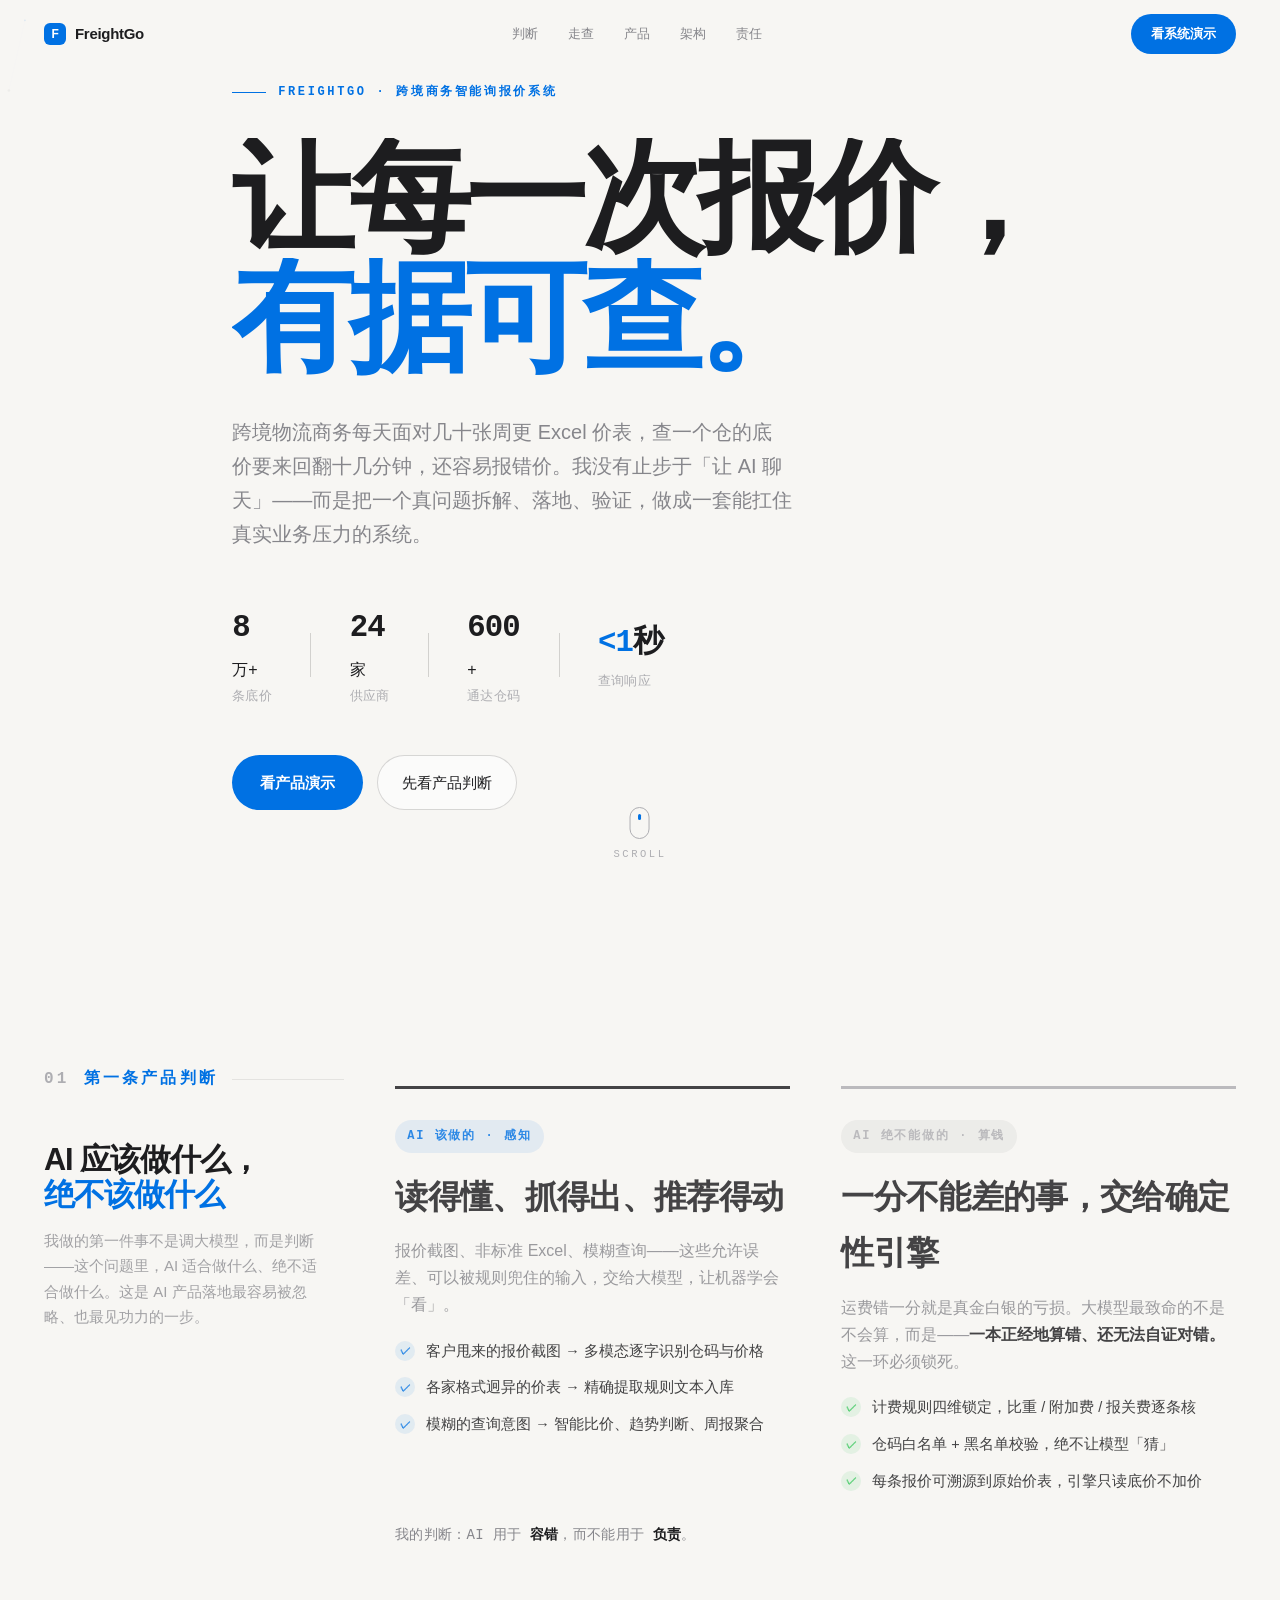
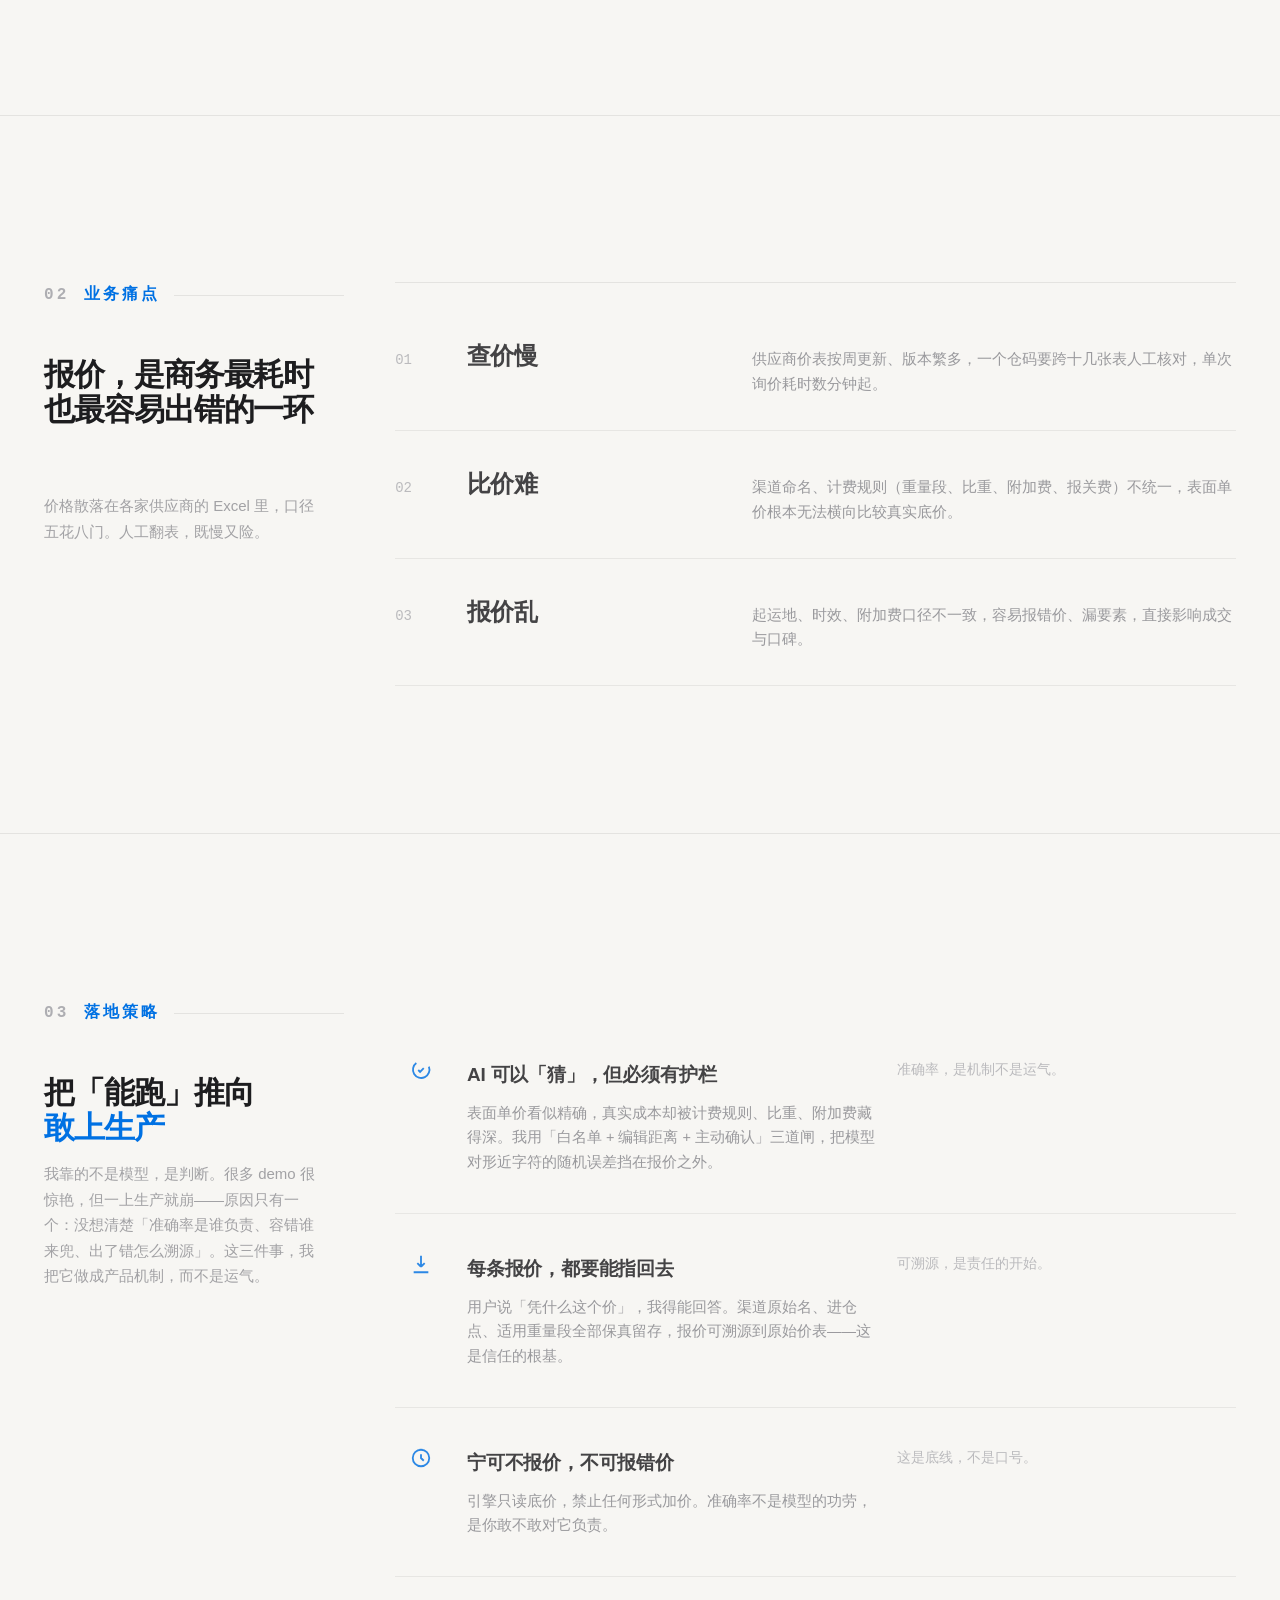
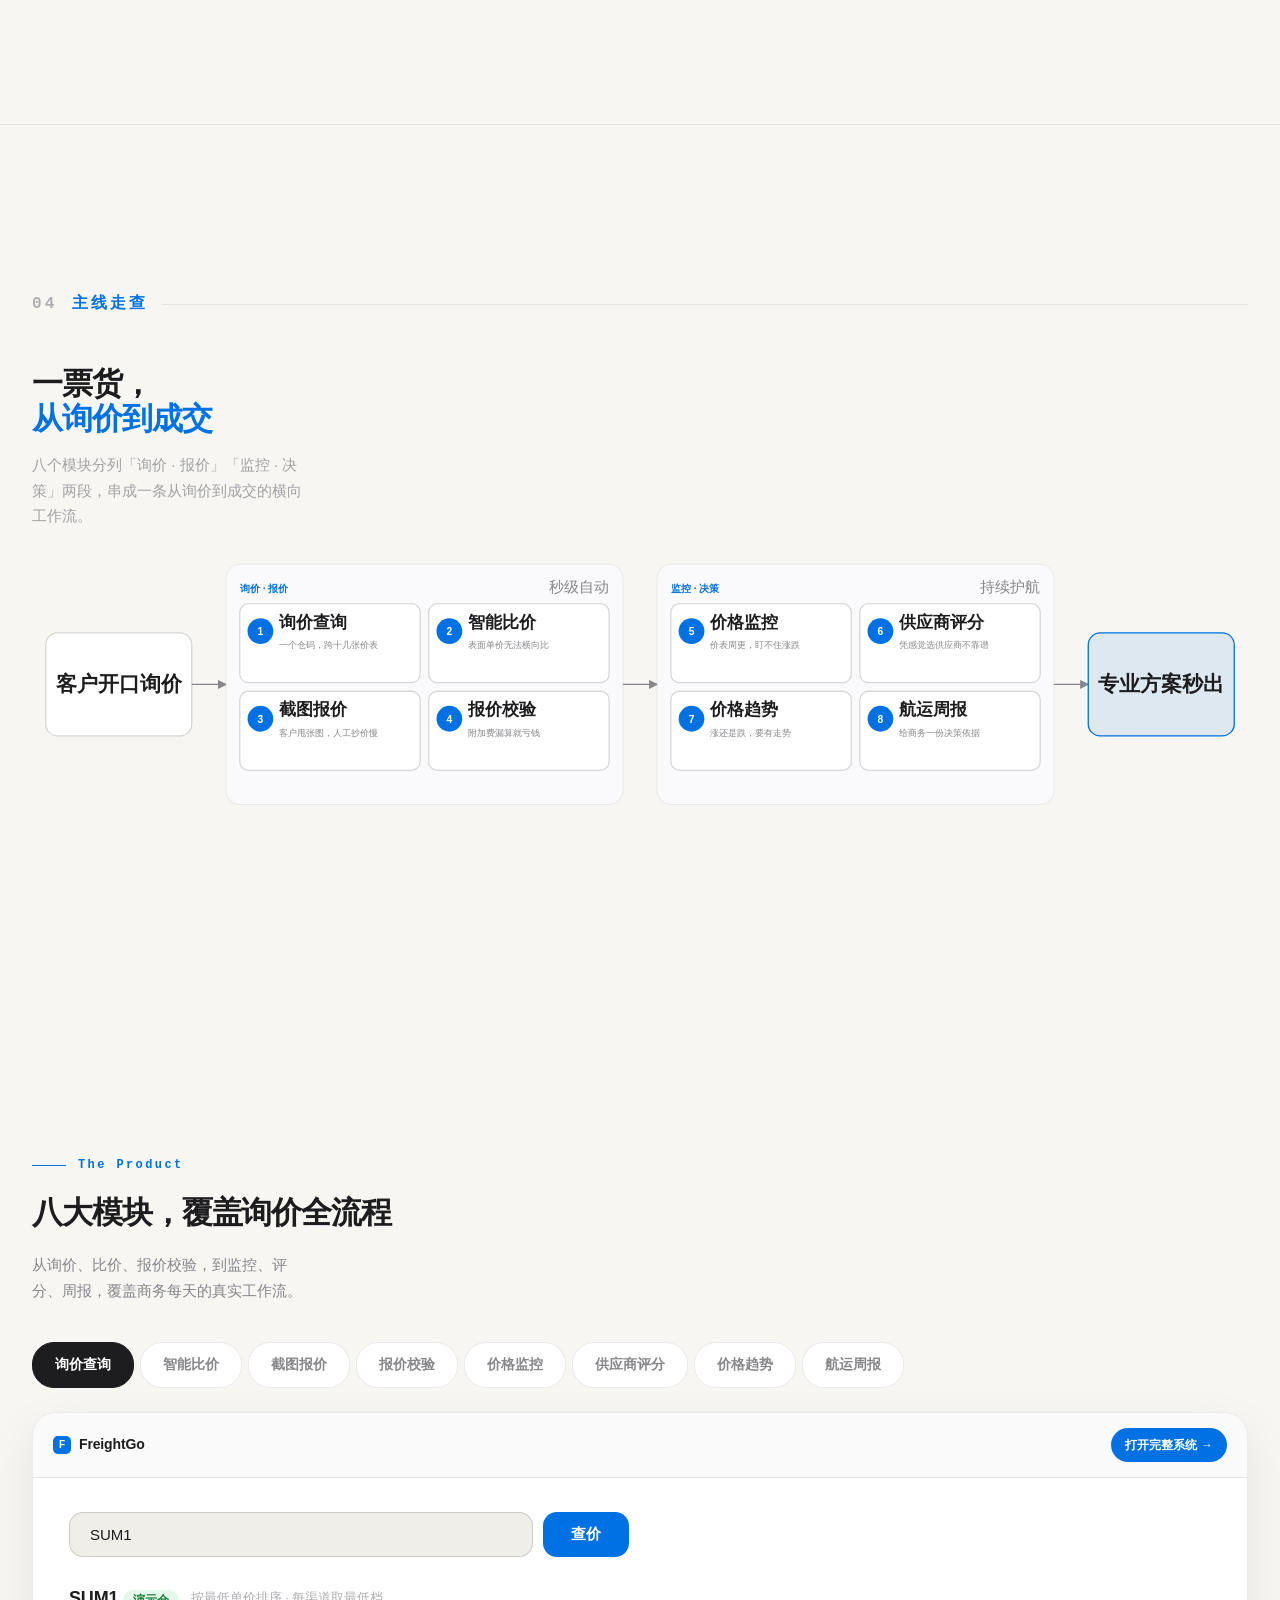
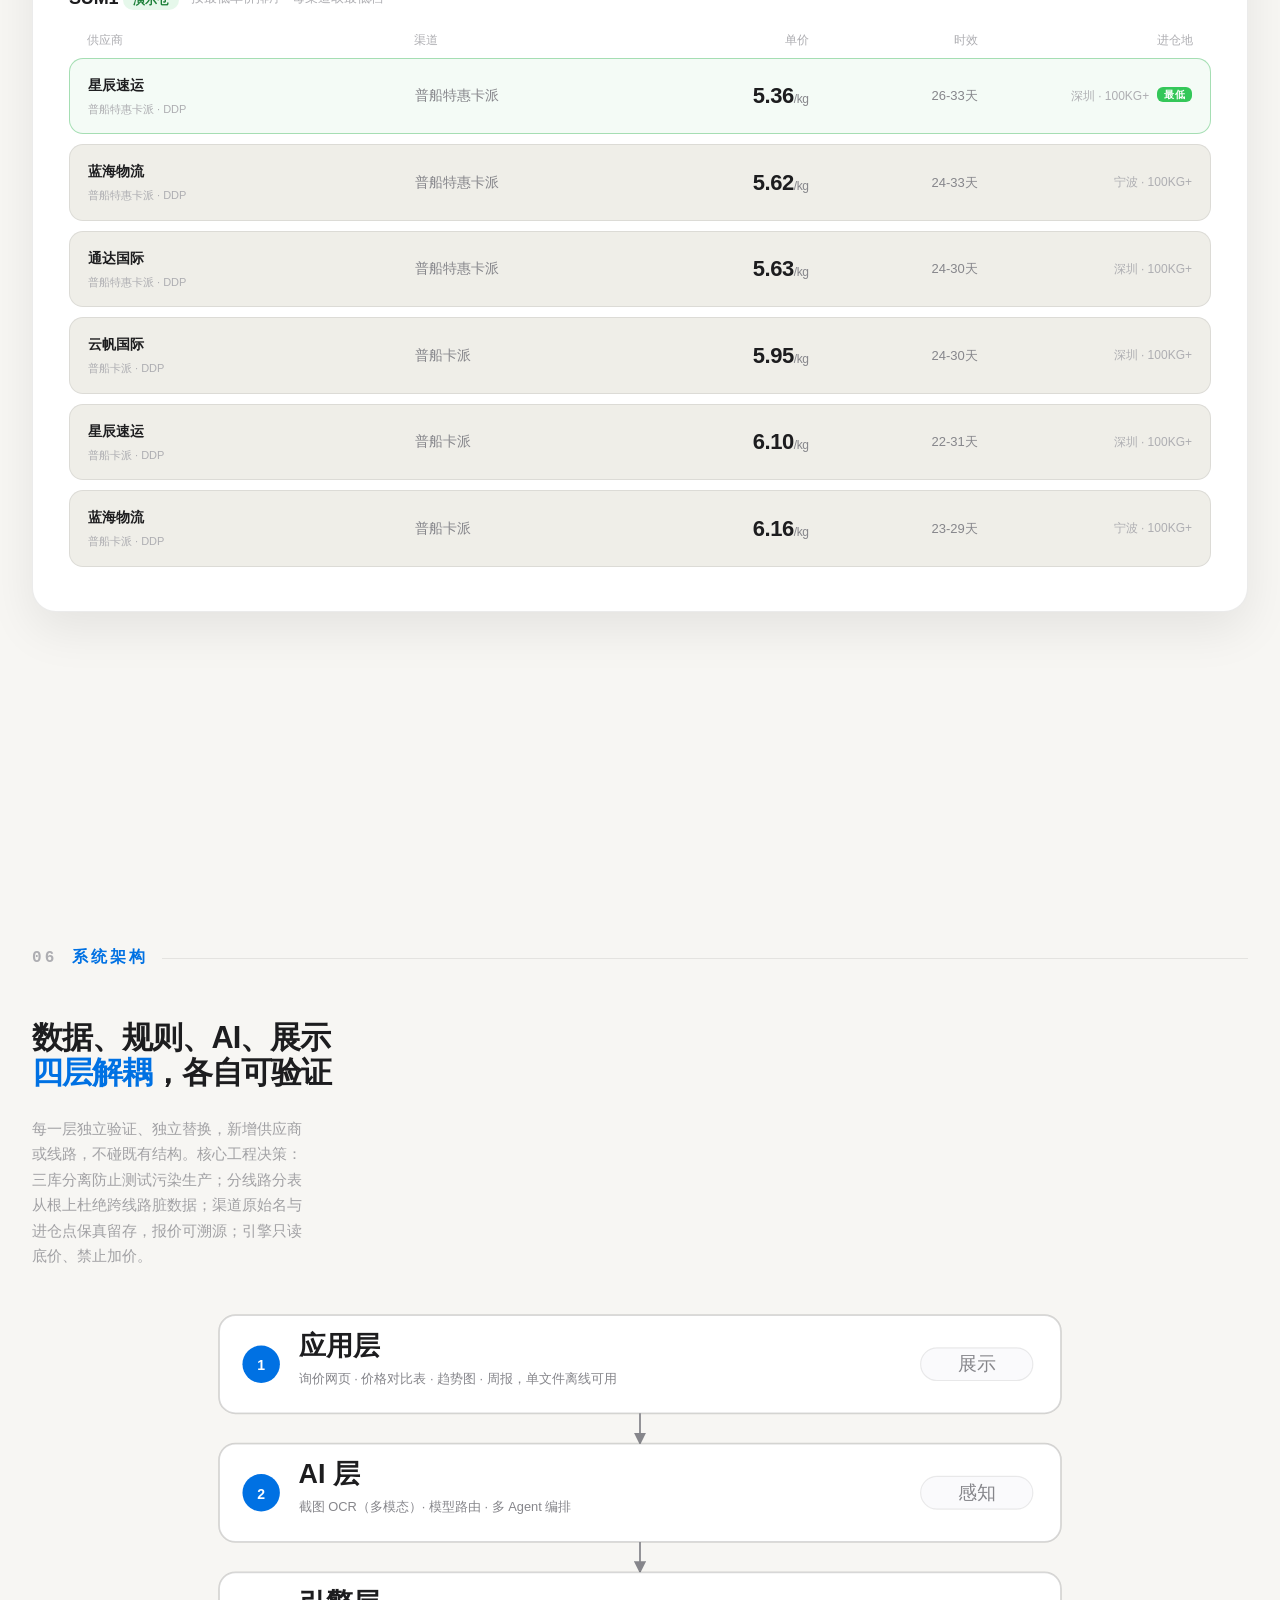
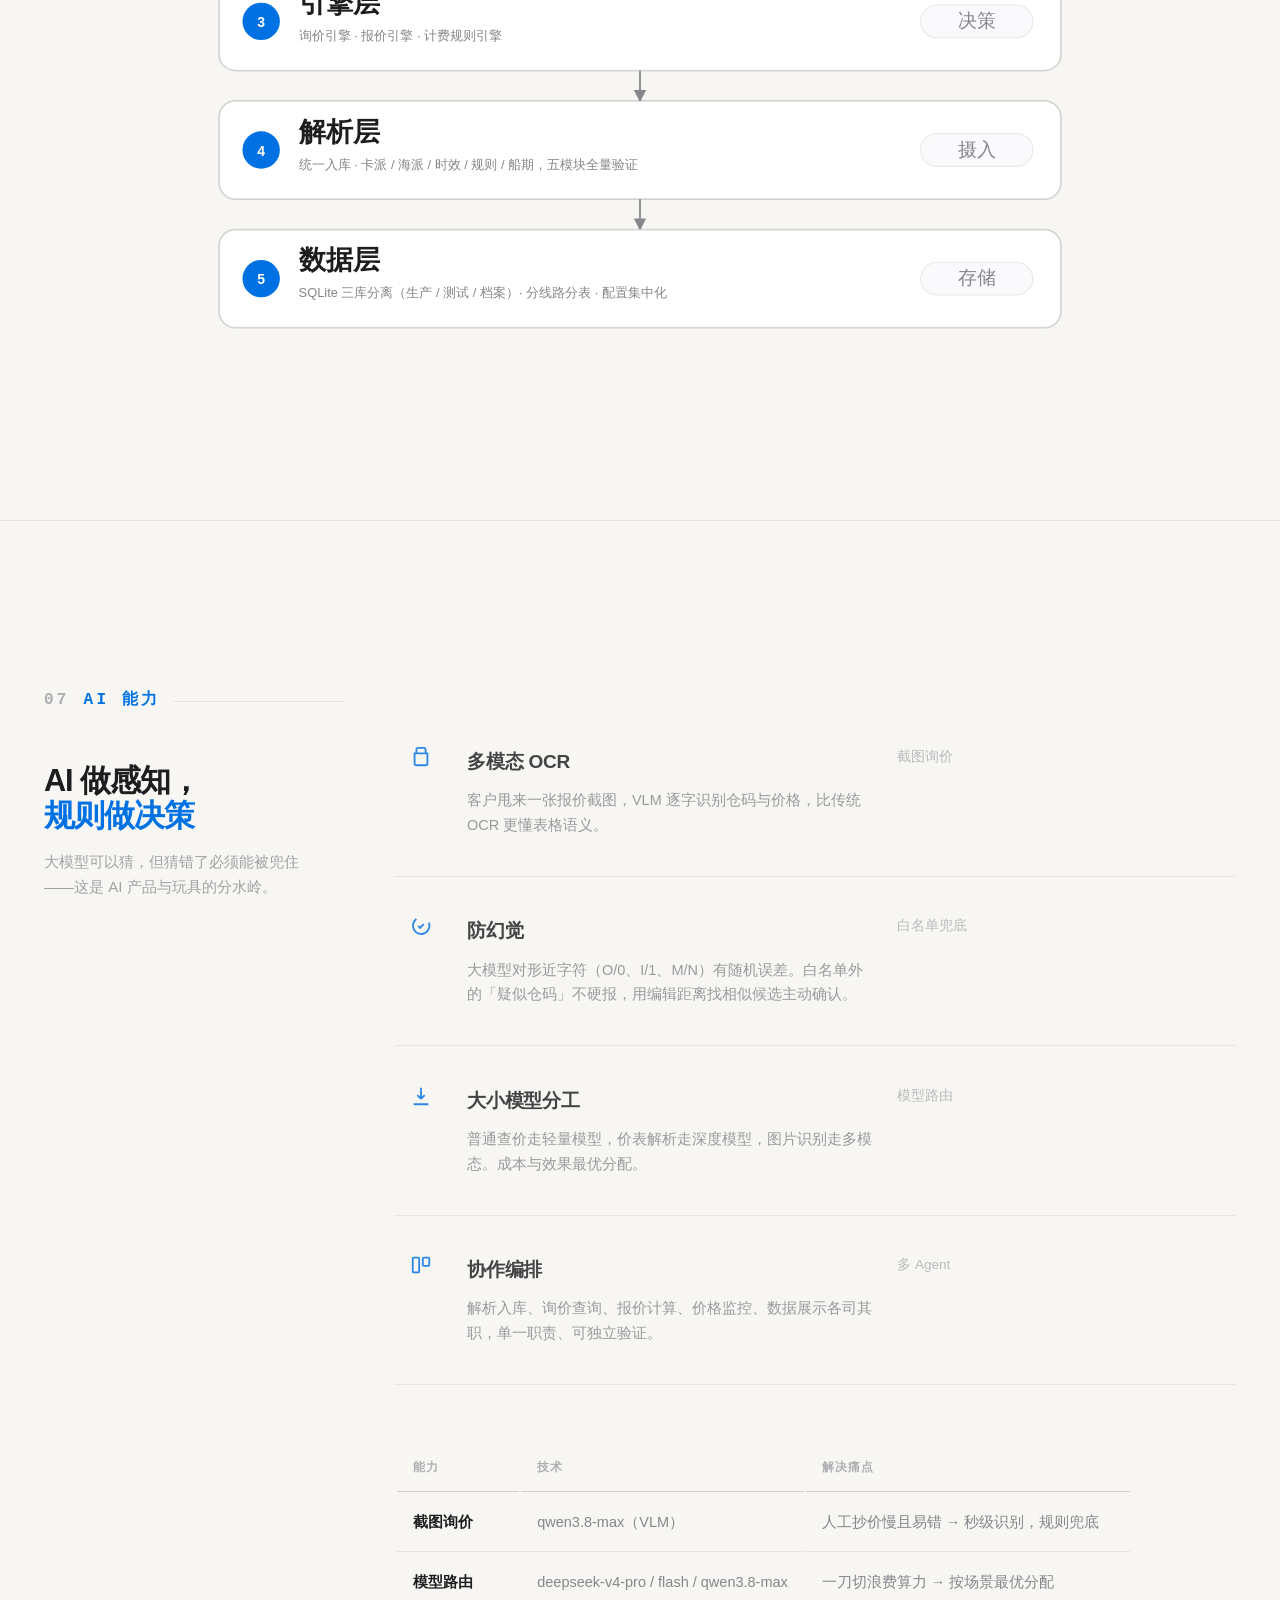
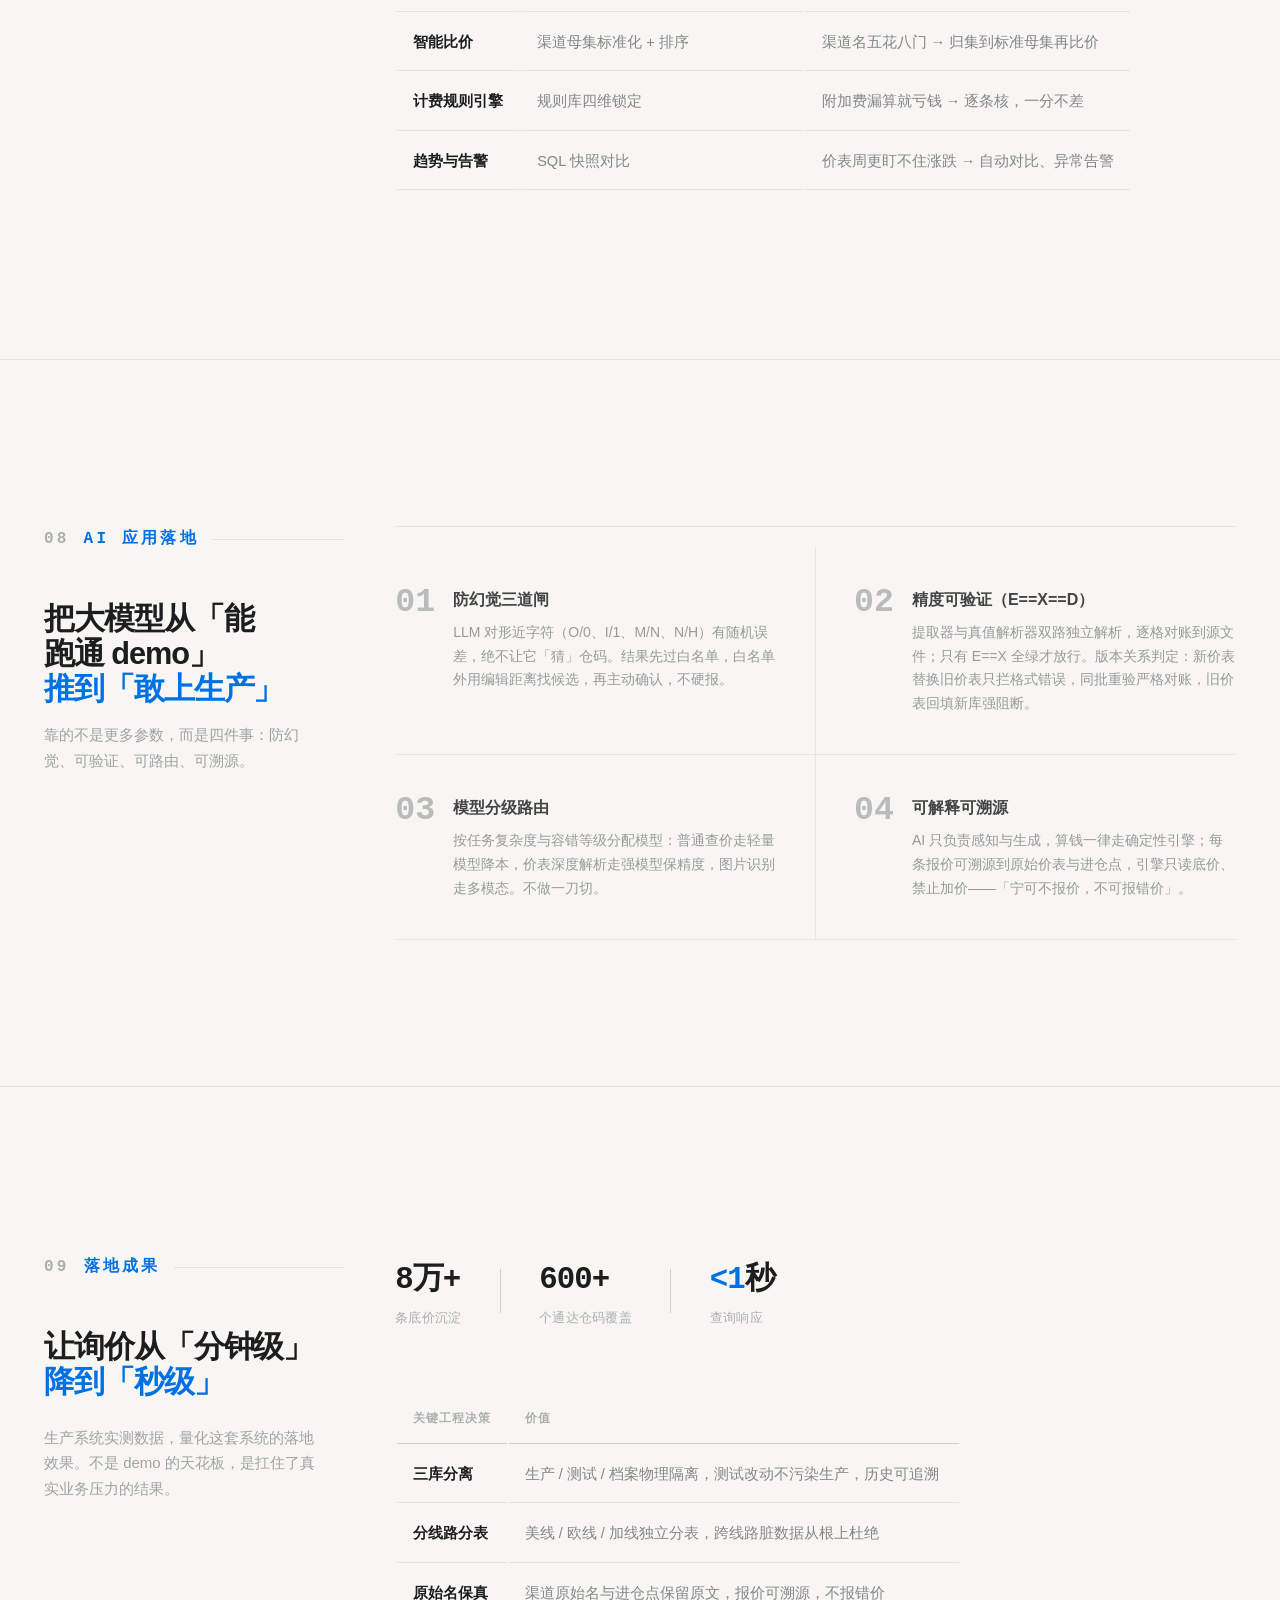
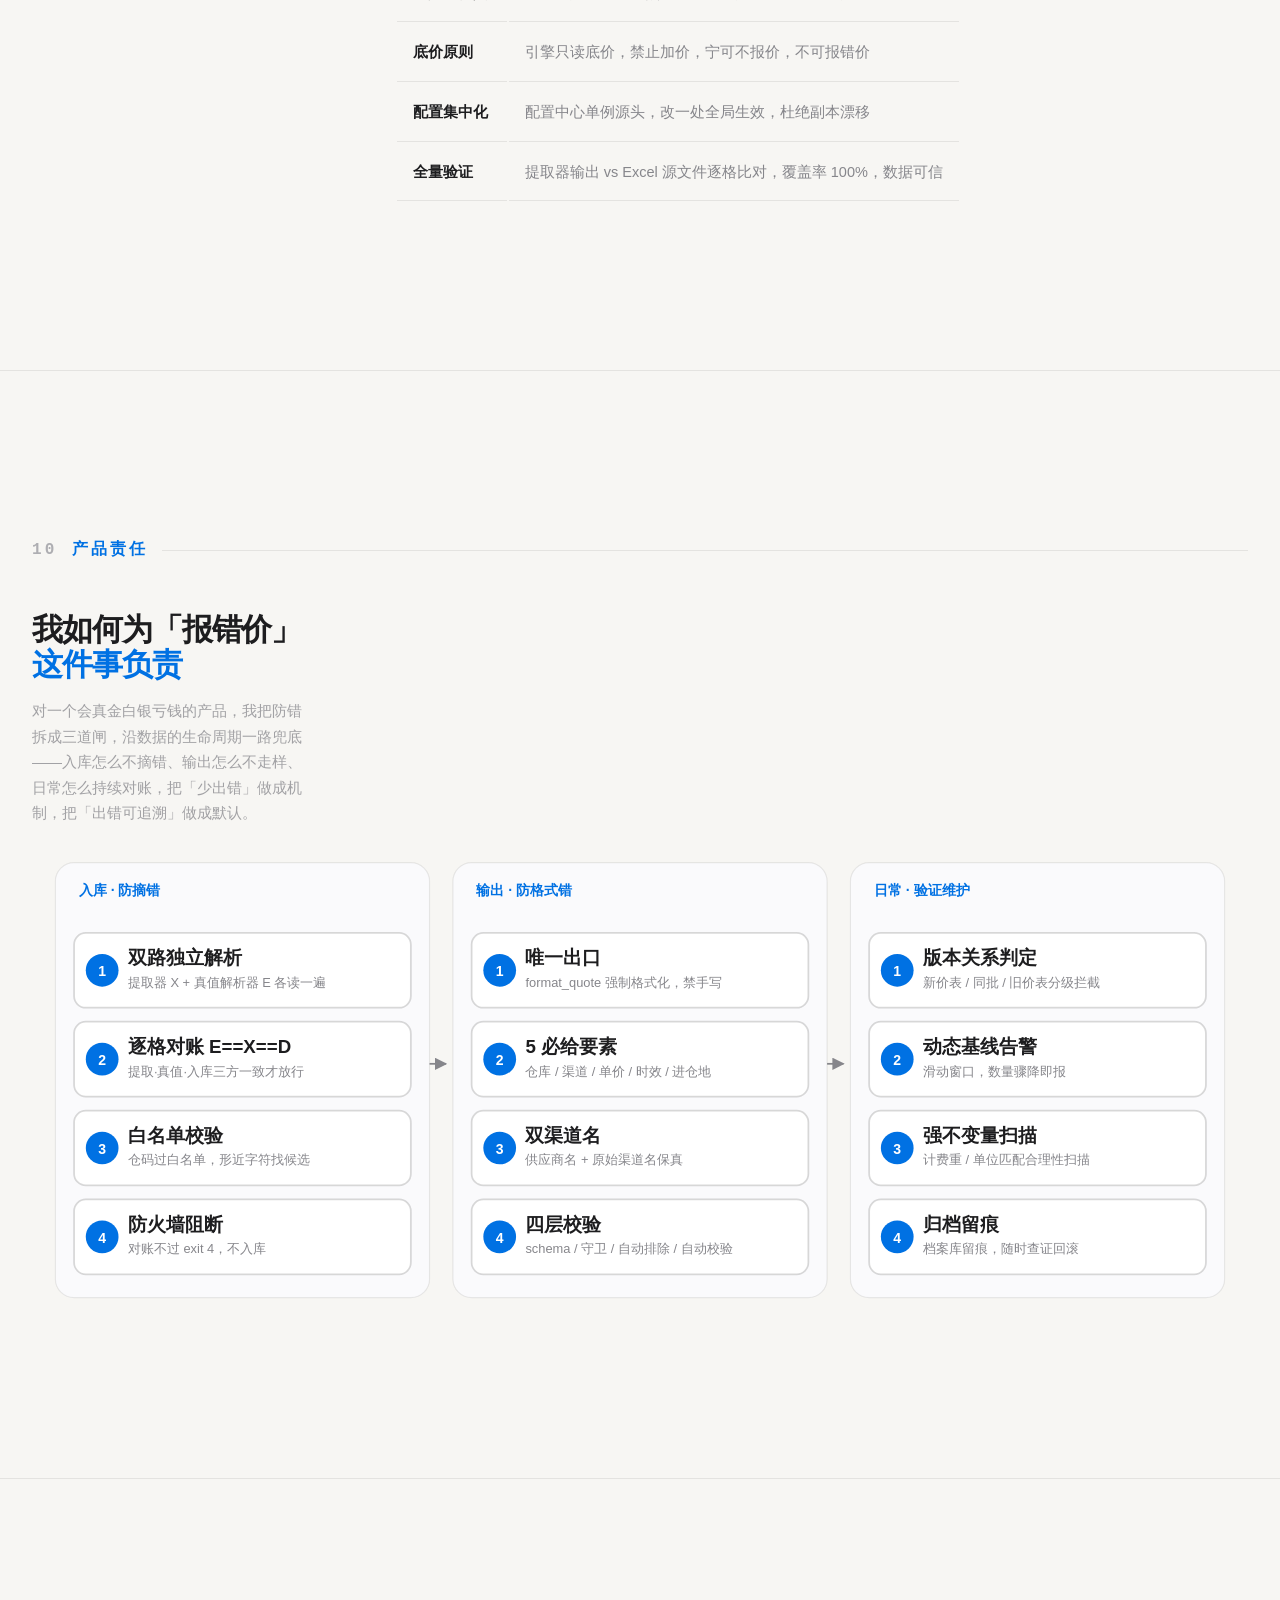
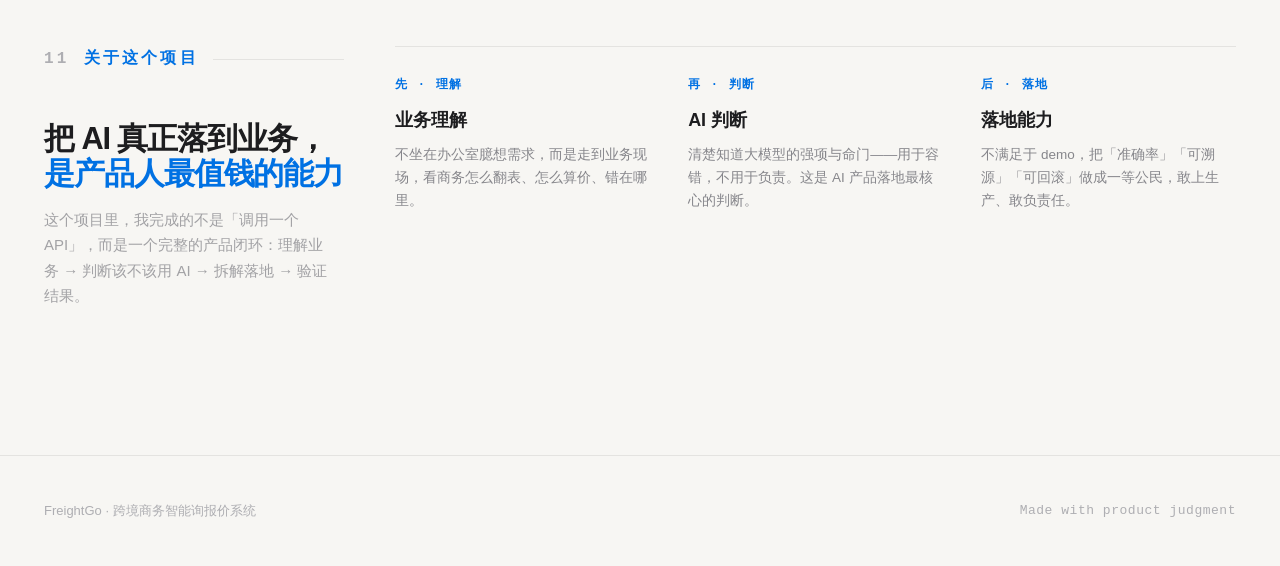
<file: index.html>
<!DOCTYPE html>
<html lang="zh-CN">
<head>
<meta charset="UTF-8">
<meta name="viewport" content="width=device-width,initial-scale=1">
<meta name="description" content="FreightGo · 跨境商务智能询报价系统 — 把一个真实业务痛点做成能上生产的产品。">
<title>FreightGo · 跨境商务智能询报价系统</title>
<style>
/* =====================================================================
   Editorial · 编辑式长卷 — 苹果浅色基因
   "typography-driven" — 高级感来自字重对比 / 间距呼吸 / hairline 分章
   Tokens locked per DESIGN.md · 零渐变 / 零发光 / 零无限动效
   ===================================================================== */
:root{
  --bg:#F7F6F3;
  --bg-2:#EFEEE8;
  --card:#ffffff;
  --card-solid:#ffffff;
  --card-2:#fafafc;
  --border:rgba(0,0,0,.08);
  --border-strong:rgba(0,0,0,.15);
  --text:#1d1d1f;
  --sub:#86868b;
  --muted:#aeaeb2;
  --ac:#0071e3;                 /* 唯一交互色 */
  --ac-2:#0066cc;               /* focus 蓝，略深 */
  --ac-soft:rgba(0,113,227,.10);
  --gn:#34c759;                 /* 绿——仅"最低价"语义 */
  --gn-soft:rgba(52,199,89,.12);
  --rd:#ff3b30;
  --amber:#ff9f0a;
  --r-sm:4px;--r-md:10px;--r-lg:14px;--r-xl:20px;--r-pill:32px;
  --shadow-sm:0 1px 2px rgba(0,0,0,.05);
  --shadow-md:0 6px 20px rgba(0,0,0,.06);
  --shadow-lg:0 18px 48px rgba(0,0,0,.08);
  --ease:cubic-bezier(.22,.61,.36,1);
  --spring:cubic-bezier(.34,1.56,.64,1);
  --mono:ui-monospace,"SF Mono","JetBrains Mono","Roboto Mono",monospace;
  --sans:-apple-system,BlinkMacSystemFont,"Segoe UI","PingFang SC","Microsoft YaHei","Helvetica Neue",sans-serif;
}
*{margin:0;padding:0;box-sizing:border-box}
html{scroll-behavior:auto;-webkit-text-size-adjust:100%;overflow-x:hidden}
body{
  background:var(--bg);color:var(--text);
  font-family:var(--sans);font-size:16px;line-height:1.7;
  overflow-x:hidden;-webkit-font-smoothing:antialiased;text-rendering:optimizeLegibility;
}
::selection{background:rgba(0,113,227,.16)}
::-webkit-scrollbar{width:10px}
::-webkit-scrollbar-track{background:var(--bg)}
::-webkit-scrollbar-thumb{background:#c7c7cc;border-radius:6px}
a{color:inherit;text-decoration:none}
button{font-family:inherit;cursor:pointer;border:none;background:none}
img{max-width:100%;display:block}

/* ===== 通用 ===== */
.wrap{max-width:1320px;margin:0 auto;padding:0 clamp(20px,4vw,44px)}
.k{font-family:var(--mono)}
.tnum{font-variant-numeric:tabular-nums;font-feature-settings:"tnum" 1}

/* ===== 顶栏：编辑式细眉 +序号导航 ===== */
.nav{
  position:fixed;top:0;left:0;right:0;z-index:100;
  display:flex;align-items:center;justify-content:space-between;
  padding:14px clamp(20px,4vw,44px);
  transition:background .4s var(--ease),border-color .4s,box-shadow .4s;
  border-bottom:1px solid transparent;
}
.nav.scrolled{background:rgba(255,255,255,.78);backdrop-filter:blur(20px) saturate(180%);-webkit-backdrop-filter:blur(20px) saturate(180%);border-bottom-color:var(--border)}
.nav-logo{display:flex;align-items:center;gap:9px;font-weight:700;letter-spacing:-.02em;font-size:15px;color:var(--text)}
.nav-logo .dot{width:22px;height:22px;border-radius:6px;background:var(--ac);display:grid;place-items:center;color:#fff;font-size:12px;font-weight:800}
.nav-links{display:flex;gap:2px;align-items:center}
.nav-links a{
  font-size:13px;color:var(--sub);padding:8px 14px;border-radius:var(--r-pill);
  font-weight:500;transition:color .25s,background .25s;
}
.nav-links a:hover{color:var(--text);background:var(--ac-soft)}
.nav-cta{font-size:13px;font-weight:600;color:#fff;background:var(--ac);padding:9px 20px;border-radius:var(--r-pill);transition:transform .25s var(--ease)}
.nav-cta:hover{transform:translateY(-1px)}
.progress{
  position:fixed;top:0;left:0;height:2px;z-index:200;width:0;
  background:var(--ac);border-radius:0 2px 2px 0;
}

/* ===== Hero：超大论断 ===== */
.hero{
  position:relative;min-height:100vh;display:flex;flex-direction:column;
  justify-content:flex-end;padding-bottom:clamp(48px,7vw,96px);overflow:hidden;
}
#hero-canvas{position:absolute;inset:0;z-index:0;opacity:.35}
.hero .wrap{position:relative;z-index:2}
.hero-kicker{
  font-family:var(--mono);font-size:12px;letter-spacing:.22em;text-transform:uppercase;
  color:var(--ac);font-weight:700;margin-bottom:clamp(20px,3vw,36px);
  display:flex;align-items:center;gap:12px;
}
.hero-kicker::before{content:"";width:34px;height:1px;background:var(--ac)}
.hero-title{
  font-size:clamp(48px,9.5vw,138px);font-weight:800;letter-spacing:-.045em;line-height:.98;
  color:var(--text);text-wrap:balance;max-width:16ch;
}
.hero-title .ac{color:var(--ac)}
.hero-title .line{display:block;overflow:hidden}
.hero-title .w{display:inline-block;will-change:transform}
.hero-lead{
  max-width:560px;color:var(--sub);font-size:clamp(16px,1.6vw,20px);line-height:1.7;
  margin-top:clamp(24px,3vw,40px);text-wrap:pretty;
}
.hero-meta{
  display:flex;align-items:center;gap:clamp(20px,3vw,48px);margin-top:clamp(32px,4vw,56px);
  flex-wrap:wrap;
}
.hm{display:flex;flex-direction:column;gap:2px}
.hm .num{font-family:var(--mono);font-size:clamp(22px,2.4vw,34px);font-weight:700;letter-spacing:-.03em;color:var(--text);font-variant-numeric:tabular-nums;font-feature-settings:"tnum" 1}
.hm .num em{font-style:normal;color:var(--ac)}
.hm .lb{font-size:12.5px;color:var(--muted);letter-spacing:.02em}
.hero-div{width:1px;height:clamp(28px,4vw,44px);background:var(--border-strong)}
.hero-actions{display:flex;gap:14px;margin-top:clamp(32px,4vw,48px);flex-wrap:wrap}
.btn-primary{
  display:inline-flex;align-items:center;gap:9px;padding:14px 28px;border-radius:var(--r-pill);
  background:var(--ac);color:#fff;font-size:15px;font-weight:600;
  transition:transform .3s var(--ease),background .3s;
}
.btn-primary:hover{transform:translateY(-2px);background:var(--ac-2)}
.btn-ghost{
  display:inline-flex;align-items:center;gap:9px;padding:14px 24px;border-radius:var(--r-pill);
  color:var(--text);border:1px solid var(--border-strong);font-weight:500;font-size:15px;
  background:rgba(255,255,255,.55);
  transition:border-color .3s,transform .3s var(--ease);
}
.btn-ghost:hover{border-color:var(--ac);transform:translateY(-2px)}
.scroll-hint{
  position:absolute;bottom:clamp(20px,3vw,36px);left:50%;transform:translateX(-50%);z-index:2;
  display:flex;flex-direction:column;align-items:center;gap:7px;color:var(--muted);
  font-family:var(--mono);font-size:10.5px;letter-spacing:.24em;text-transform:uppercase;
}
.scroll-hint .mouse{width:20px;height:32px;border:1.5px solid var(--muted);border-radius:11px;position:relative}
.scroll-hint .mouse::after{content:"";position:absolute;top:6px;left:50%;transform:translateX(-50%);width:3px;height:6px;border-radius:3px;background:var(--ac)}
@media (prefers-reduced-motion:no-preference){
  .scroll-hint .mouse::after{animation:scrolldot 1.8s infinite}
  @keyframes scrolldot{0%{opacity:0;top:6px}30%{opacity:1}100%{opacity:0;top:18px}}
}

/* ===== 编辑式章节框架 ===== */
.chapter{padding:clamp(96px,13vw,190px) 0;position:relative}
.chapter+.chapter{border-top:1px solid var(--border)}
.ch-index{
  font-family:var(--mono);font-size:clamp(13px,1.3vw,16px);letter-spacing:.2em;
  color:var(--ac);font-weight:700;display:flex;align-items:center;gap:14px;margin-bottom:clamp(24px,4vw,48px);
}
.ch-index .no{color:var(--muted);font-variant-numeric:tabular-nums;font-feature-settings:"tnum" 1}
.ch-index::after{content:"";flex:1;height:1px;background:var(--border)}
.ch-title{
  font-size:clamp(30px,4.2vw,54px);font-weight:800;letter-spacing:-.035em;line-height:1.05;
  color:var(--text);text-wrap:balance;max-width:24ch;
}
.ch-title .ac{color:var(--ac)}
.ch-lead{
  max-width:560px;color:var(--sub);font-size:clamp(16px,1.6vw,20px);line-height:1.75;
  margin-top:clamp(22px,3vw,40px);text-wrap:pretty;
}
.ch-kicker{
  font-family:var(--mono);font-size:13px;letter-spacing:.16em;text-transform:uppercase;
  color:var(--sub);margin-bottom:18px;font-weight:600;
}

/* ===== 非对称网格 ===== */
.grid-7-5{display:grid;grid-template-columns:7fr 5fr;gap:clamp(28px,5vw,72px);align-items:start}
.grid-5-7{display:grid;grid-template-columns:5fr 7fr;gap:clamp(28px,5vw,72px);align-items:start}
.grid-2{display:grid;grid-template-columns:1fr 1fr;gap:clamp(24px,4vw,64px);align-items:start}
@media(max-width:820px){.grid-7-5,.grid-5-7,.grid-2{grid-template-columns:1fr}}

/* ===== 论断卡（不做卡片，编辑式文本块） ===== */
.callout{
  padding:clamp(28px,3.6vw,48px) 0;
  border-top:1px solid var(--border-strong);border-bottom:1px solid var(--border-strong);
}
.callout .big{
  font-size:clamp(24px,3.4vw,44px);font-weight:750;letter-spacing:-.02em;line-height:1.15;color:var(--text);
}
.callout .big .ac{color:var(--ac)}
.callout .note{color:var(--sub);font-size:clamp(14px,1.3vw,16px);margin-top:14px}

/* ===== 列表条目（编辑式） ===== */
.rows{border-top:1px solid var(--border)}
.rows .row{
  display:grid;grid-template-columns:repeat(12,1fr);gap:16px;align-items:baseline;
  padding:clamp(22px,2.6vw,34px) 0;border-bottom:1px solid var(--border);
}
.rows .row .no{grid-column:span 1;font-family:var(--mono);font-size:14px;color:var(--muted);font-variant-numeric:tabular-nums}
.rows .row .t{grid-column:span 4;font-size:clamp(18px,1.9vw,24px);font-weight:700;letter-spacing:-.01em;color:var(--text)}
.rows .row .d{grid-column:span 7;color:var(--sub);font-size:14.5px;line-height:1.7}
@media(max-width:820px){
  .rows .row{grid-template-columns:1fr;gap:6px}
  .rows .row .no,.rows .row .t,.rows .row .d{grid-column:span 1}
  .rows .row .d{margin-top:4px}
}

/* ===== 分界对决（编辑式） ===== */
.duel{position:relative}
.duel-grid{display:grid;grid-template-columns:1fr 1fr;gap:clamp(24px,4vw,64px);align-items:stretch}
@media(max-width:820px){.duel-grid{grid-template-columns:1fr}}
.duel-col{border-top:3px solid var(--text);padding-top:clamp(20px,2.4vw,32px)}
.duel-col.dont{border-top-color:var(--muted)}
.duel-col .tag{
  font-family:var(--mono);font-size:12px;letter-spacing:.16em;text-transform:uppercase;
  font-weight:700;margin-bottom:16px;display:inline-block;padding:6px 12px;border-radius:var(--r-pill);
}
.duel-col.do .tag{color:var(--ac);background:var(--ac-soft)}
.duel-col.dont .tag{color:var(--muted);background:rgba(0,0,0,.05)}
.duel-col h3{font-size:clamp(22px,2.6vw,34px);font-weight:750;letter-spacing:-.02em;margin-bottom:12px}
.duel-col p{color:var(--sub);font-size:clamp(14px,1.3vw,16px);margin-bottom:20px}
.duel-col .items{list-style:none;display:flex;flex-direction:column;gap:12px}
.duel-col .items li{display:flex;gap:11px;align-items:flex-start;font-size:14.5px;color:var(--text)}
.duel-col .items li .ic{width:20px;height:20px;border-radius:50%;display:grid;place-items:center;flex:none;margin-top:2px;font-size:11px;font-weight:800}
.duel-col.do .ic{color:var(--ac);background:var(--ac-soft)}
.duel-col.dont .ic{color:var(--gn);background:var(--gn-soft)}
.duel-note{
  margin-top:clamp(32px,4vw,56px);font-family:var(--mono);font-size:14px;letter-spacing:.02em;color:var(--sub);
}
.duel-note strong{color:var(--text)}

/* ===== 特性条目（编辑式，不做卡片） ===== */
.feat-row{
  display:grid;grid-template-columns:repeat(12,1fr);gap:20px;align-items:start;
  padding:clamp(24px,3vw,40px) 0;border-bottom:1px solid var(--border);
}
.feat-row .ico{grid-column:span 1;color:var(--ac);display:grid;place-items:center}
.feat-row .ico svg{width:22px;height:22px}
.feat-row .body{grid-column:span 6}
.feat-row .body h4{font-size:clamp(16px,1.7vw,19px);font-weight:700;letter-spacing:-.01em;margin-bottom:10px}
.feat-row .body p{color:var(--sub);font-size:14.5px;line-height:1.7}
.feat-row .side{grid-column:span 5;color:var(--muted);font-size:13.5px;line-height:1.7}
@media(max-width:820px){
  .feat-row .ico,.feat-row .body,.feat-row .side{grid-column:span 12}
  .feat-row .side{margin-top:2px}
}

/* ===== 分层架构（编辑式） ===== */
.layers{border-top:1px solid var(--border)}
.layer{
  display:grid;grid-template-columns:56px 1fr auto;gap:clamp(16px,2.4vw,32px);align-items:baseline;
  padding:clamp(20px,2.6vw,30px) 0;border-bottom:1px solid var(--border);
}
.layer .lnum{font-family:var(--mono);font-size:clamp(20px,2.4vw,30px);font-weight:800;color:var(--muted);font-variant-numeric:tabular-nums;line-height:1}
.layer .lmain h4{font-size:clamp(15px,1.6vw,18px);font-weight:700;letter-spacing:-.01em;margin-bottom:4px}
.layer .lmain p{color:var(--sub);font-size:14px}
.layer .ltag{font-family:var(--mono);font-size:11.5px;letter-spacing:.14em;text-transform:uppercase;color:var(--muted);white-space:nowrap}
@media(max-width:820px){
  .layer{grid-template-columns:40px 1fr}
  .layer .ltag{grid-column:2;white-space:normal}
}

/* ===== 工作流（编辑式时间线，非卡片） ===== */
.flow-list{display:flex;flex-direction:column}
.flow-item{
  display:grid;grid-template-columns:56px 220px 1fr;gap:clamp(18px,2.6vw,40px);
  padding:clamp(24px,3vw,44px) 0;border-bottom:1px solid var(--border);align-items:flex-start;
}
.flow-item .tl-num{font-family:var(--mono);font-size:clamp(20px,2.4vw,30px);font-weight:800;color:var(--muted);line-height:1;font-variant-numeric:tabular-nums}
.flow-item .flow-title h3{font-size:clamp(18px,2vw,25px);font-weight:750;letter-spacing:-.02em;margin-bottom:6px}
.flow-item .flow-title p{color:var(--sub);font-size:14px}
.flow-item .flow-body{color:var(--sub);font-size:14px}
.tl-steps{list-style:none;display:flex;flex-direction:column;gap:8px}
.tl-steps li{display:flex;gap:10px;align-items:center;font-size:14px;color:var(--text)}
.tl-steps li .n{width:20px;height:20px;border-radius:50%;background:var(--ac-soft);color:var(--ac);display:grid;place-items:center;font-size:10.5px;font-weight:800;flex:none;font-variant-numeric:tabular-nums}
@media(max-width:820px){
  .flow-item{grid-template-columns:40px 1fr;gap:8px 16px}
  .flow-item .tl-num{grid-row:1}
  .flow-item .flow-title{grid-row:1}
  .flow-item .flow-body{grid-column:2}
}

/* ===== 表格 ===== */
.tbl{width:100%;border-collapse:collapse}
.tbl th{text-align:left;font-family:var(--mono);font-size:11.5px;letter-spacing:.08em;text-transform:uppercase;color:var(--muted);padding:14px 16px;border-bottom:1px solid var(--border-strong)}
.tbl td{padding:16px;font-size:14.5px;border-bottom:1px solid var(--border);color:var(--sub)}
.tbl td:first-child{color:var(--text);font-weight:600}
.tbl tr:hover td{background:rgba(0,0,0,.02)}

/* ===== 防线（编辑式） ===== */
.def-lines{display:grid;grid-template-columns:1fr 1fr;gap:0;border-top:1px solid var(--border)}
.def{
  display:flex;gap:18px;padding:clamp(24px,3vw,40px);
  border-bottom:1px solid var(--border);align-items:flex-start;
}
.def:nth-child(odd){border-right:1px solid var(--border);padding-left:0}
.def:nth-child(even){padding-right:0}
.def .dnum{font-family:var(--mono);font-size:clamp(22px,2.6vw,34px);font-weight:800;color:var(--muted);line-height:1;font-variant-numeric:tabular-nums}
.def .db h4{font-size:16px;font-weight:700;margin-bottom:8px;color:var(--text)}
.def .db p{color:var(--sub);font-size:14px;line-height:1.7}
@media(max-width:820px){.def-lines{grid-template-columns:1fr}.def:nth-child(odd){border-right:none;padding-left:0}.def:nth-child(even){padding-right:0}}

/* ===== 结尾 ===== */
.outro{padding:clamp(96px,13vw,200px) 0;text-align:left}
.outro .ch-title{margin:0 0 clamp(24px,3vw,40px)}
.outro .steps{display:grid;grid-template-columns:repeat(3,1fr);gap:clamp(24px,3vw,64px);margin-top:clamp(40px,5vw,72px);border-top:1px solid var(--border)}
.outro .step{padding-top:clamp(20px,2.4vw,28px)}
.outro .step .sn{font-family:var(--mono);font-size:12px;letter-spacing:.14em;color:var(--ac);font-weight:700;display:block;margin-bottom:10px;text-transform:uppercase}
.outro .step h4{font-size:clamp(15px,1.6vw,18px);margin-bottom:8px;color:var(--text);font-weight:700;letter-spacing:-.01em}
.outro .step p{font-size:13.5px;color:var(--sub);line-height:1.7}
@media(max-width:820px){.outro .steps{grid-template-columns:1fr}}

/* ===== 产品演示黑盒标题区（编辑式收窄，不动黑盒内部 demo 样式） ===== */
.sec{position:relative;padding:clamp(96px,13vw,190px) 0}
.sec-label{font-family:var(--mono);font-size:12px;letter-spacing:.2em;color:var(--ac);font-weight:700;margin-bottom:18px;display:flex;align-items:center;gap:12px}
.sec-label::before{content:"";width:34px;height:1px;background:var(--ac)}
.sec-title{font-size:clamp(30px,4.2vw,54px);font-weight:800;letter-spacing:-.035em;line-height:1.05;color:var(--text);max-width:24ch;text-wrap:balance}
.sec-lead{color:var(--sub);font-size:clamp(16px,1.6vw,20px);line-height:1.75;max-width:560px;margin-top:clamp(20px,3vw,36px);text-wrap:pretty}

/* ===== foot ===== */
.foot{padding:44px 0;border-top:1px solid var(--border);color:var(--muted);font-size:13px}
.foot .wrap{display:flex;justify-content:space-between;align-items:center;gap:16px;flex-wrap:wrap}

/* ===== 通用 reveal ===== */
.rv{opacity:1;transform:none}

/* ===== SVG 流程图（学内部展示页） ===== */
.diagram{width:100%;height:auto;display:block}
.diagram .box{fill:var(--card);stroke:var(--border-strong);stroke-width:1.5}
.diagram .box-accent{fill:var(--ac-soft);stroke:var(--ac);stroke-width:1.5}
.diagram .t{fill:var(--text);font-weight:600}
.diagram .s{fill:var(--sub);font-size:11px}
.diagram .n{fill:#fff;font-weight:700;font-size:12px}
.diagram .link{stroke:var(--sub);stroke-width:1.5;fill:none}
.diagram .arrow{fill:var(--sub)}
.diagram .lane{fill:var(--card-2);stroke:var(--border);stroke-width:1}
.diagram .lane-title{fill:var(--ac);font-weight:700;font-size:12px}

/* ===== 响应式 ===== */
@media(max-width:640px){
  .nav-links{display:none}
}
@media print{
  body{background:#fff;color:#111}
  #hero-canvas,.progress,.nav,.scroll-hint{display:none!important}
  .hero{min-height:auto;justify-content:flex-start}
  .chapter{padding:40px 0!important}
}

/* ===== 细节动效（CSS micro-interactions）===== */
@media (prefers-reduced-motion:no-preference){

  /* ① 导航链接下划线滑入 */
  .nav-links a{position:relative}
  .nav-links a::after{
    content:'';position:absolute;left:14px;right:14px;bottom:3px;height:1.5px;
    border-radius:2px;background:var(--ac);
    transform:scaleX(0);transform-origin:left;transition:transform .32s var(--ease);
  }
  .nav-links a:hover::after{transform:scaleX(1)}

  /* ② 按钮/卡片按压反馈 */
  .btn-primary:active,.btn-ghost:active,.nav-cta:active,
  .demo-tab:active,.q-search button:active,.shot-btn:active{transform:scale(.96)}

  /* ③ 图标 hover 微动 */
  .nav-logo .dot{transition:transform .35s var(--spring)}
  .nav-logo:hover .dot{transform:scale(1.12) rotate(-4deg)}
  .ai-card .aicon{transition:transform .4s var(--spring)}
  .ai-card:hover .aicon{transform:scale(1.1) rotate(-4deg)}
  .arch-layer .idx{transition:transform .4s var(--spring)}
  .arch-layer:hover .idx{transform:scale(1.14)}
  .rk-medal{transition:transform .3s var(--spring)}
  .rk-item:hover .rk-medal{transform:scale(1.2)}

  /* ④ 箭头 hover 位移 */
  .ocr-arr{display:inline-block;transition:transform .3s var(--ease)}
  .ocr-flow:hover .ocr-arr{transform:translateX(4px)}
  .ai-flow .arr{display:inline-block;transition:transform .3s var(--ease)}
  .ai-flow:hover .arr{transform:translateX(4px)}
  .arch-arrow{transition:transform .3s var(--ease),color .3s var(--ease)}
  .arch-arrow:hover{transform:translateY(3px);color:var(--ac)}

  /* ⑥ demo-panel 内容 stagger 进场 */
  .demo-panel.on > *{animation:panelRise .5s var(--ease) both}
  .demo-panel.on > *:nth-child(2){animation-delay:.06s}
  .demo-panel.on > *:nth-child(3){animation-delay:.12s}
  .demo-panel.on > *:nth-child(4){animation-delay:.18s}
  .demo-panel.on > *:nth-child(5){animation-delay:.24s}
  .demo-panel.on > *:nth-child(6){animation-delay:.3s}
  @keyframes panelRise{from{opacity:0;transform:translateY(12px)}to{opacity:1;transform:translateY(0)}}

  /* ⑧ metric 数字 hover 高亮 */
  .metric-card .m-val{transition:color .3s var(--ease)}
  .metric-card:hover .m-val{color:var(--ac)}

  /* ⑨ 卡片 hover 边框过渡增强 */
  .rk-card,.weekly-card,.metric-card,.ai-card{
    transition:transform .35s var(--ease),box-shadow .35s var(--ease),border-color .35s var(--ease);
  }
  .rk-card:hover,.weekly-card:hover,.metric-card:hover,.ai-card:hover{border-color:var(--border-strong)}
}


/* ===== v2 紧凑两栏排版 ===== */
.chapter .wrap,.sec .wrap{display:grid;grid-template-columns:minmax(230px,300px) 1fr;gap:clamp(32px,4vw,56px);align-items:start}
.ch-head{position:sticky;top:96px}
.ch-head .ch-index{margin-bottom:clamp(16px,2vw,22px)}
.ch-head .ch-title{font-size:clamp(25px,2.4vw,36px);line-height:1.14;margin:0 0 clamp(16px,2vw,22px);max-width:22ch}
.ch-head .ch-lead{font-size:15px;line-height:1.7;margin-top:0;max-width:34ch}
.ch-head .sec-label{margin-bottom:clamp(14px,2vw,20px)}
.ch-head .sec-title{font-size:clamp(25px,2.4vw,36px);line-height:1.14;margin:0 0 clamp(16px,2vw,22px)}
.ch-head .sec-lead{font-size:15px;line-height:1.7;margin-top:0;max-width:34ch}
.ch-body{min-width:0}
.ch-body>:first-child{margin-top:0!important}
@media(max-width:920px){
  .chapter .wrap,.sec .wrap{grid-template-columns:1fr}
  .ch-head{position:static}
}

</style>
<style>
/* ===== 产品演示 ===== */
.demo-tabs{display:flex;gap:6px;margin:48px 0 0;flex-wrap:wrap}
.demo-tab{
  font-size:14px;font-weight:600;padding:10px 22px;border-radius:22px;cursor:pointer;
  background:var(--card-solid);border:1px solid var(--border);color:var(--sub);
  transition:all .3s var(--ease);
}
.demo-tab.on{background:var(--text);color:#fff;border-color:var(--text)}
.demo-stage{
  margin-top:24px;background:var(--card-solid);border:1px solid var(--border);
  border-radius:24px;box-shadow:var(--shadow-lg);overflow:hidden;position:relative;
}
.demo-header{
  display:flex;align-items:center;justify-content:space-between;padding:15px 20px;
  border-bottom:1px solid var(--border);background:rgba(0,0,0,.02);
}
.demo-header .logo{font-size:14px;font-weight:700;display:flex;align-items:center;gap:8px;letter-spacing:-.01em}
.demo-header .logo .dot{width:18px;height:18px;border-radius:5px;background:var(--ac);color:#fff;font-size:10px;font-weight:700;display:inline-flex;align-items:center;justify-content:center}
.demo-header .hint{font-size:12px;color:var(--muted);font-weight:400}
.demo-body{padding:34px 36px}
.demo-panel{display:none}
.demo-panel.on{display:block;animation:panelIn .45s var(--ease)}

@keyframes panelIn{from{opacity:0;transform:translateY(10px)}to{opacity:1;transform:translateY(0)}}

/* 查价演示 */
.q-search{
  display:flex;gap:10px;margin-bottom:26px;max-width:560px;
}
.q-search input{
  flex:1;padding:13px 20px;border-radius:14px;border:1px solid var(--border-strong);
  font-size:15px;font-family:inherit;outline:none;background:var(--bg-2);color:var(--text);
  transition:border-color .3s var(--ease),box-shadow .3s var(--ease);
}
.q-search input:focus{border-color:var(--ac);box-shadow:0 0 0 4px var(--ac-soft)}
.q-search button{
  padding:13px 28px;border-radius:14px;border:none;background:var(--ac);color:#fff;
  font-size:15px;font-weight:600;cursor:pointer;font-family:inherit;
  transition:transform .25s var(--spring);
}
.q-search button:hover{transform:scale(1.03)}
.q-result-head{
  display:flex;align-items:center;gap:12px;margin-bottom:16px;flex-wrap:wrap;
}
.q-wh{font-size:18px;font-weight:700;letter-spacing:-.01em}
.q-wh-badge{font-size:12px;color:#1a7f37;background:var(--gn-soft);padding:3px 10px;border-radius:10px;font-weight:600}
.q-row{
  display:grid;grid-template-columns:1.4fr 1fr .7fr .7fr .9fr;gap:12px;align-items:center;
  padding:15px 18px;border:1px solid var(--border);border-radius:14px;margin-bottom:10px;
  background:var(--bg-2);transition:transform .3s var(--ease),box-shadow .3s var(--ease),border-color .3s var(--ease);
}
.q-row:hover{transform:translateY(-2px);box-shadow:var(--shadow-md);border-color:var(--border-strong)}
.q-row.best{border-color:rgba(48,179,82,.4);background:rgba(48,179,82,.05)}
.q-sup{font-size:14px;font-weight:600}
.q-sup .raw{display:block;font-size:11px;color:var(--muted);font-weight:400;margin-top:2px}
.q-ch{font-size:14px;color:var(--sub)}
.q-rate{font-size:22px;font-weight:700;letter-spacing:-.02em;text-align:right}
.q-rate .u{font-size:12px;color:var(--sub);font-weight:400}
.q-time{font-size:13px;color:var(--sub);text-align:right}
.q-in{font-size:12px;color:var(--muted);text-align:right;line-height:1.4}
.q-best-tag{
  font-size:10px;font-weight:700;color:#fff;background:var(--gn);padding:2px 7px;border-radius:6px;
  letter-spacing:.04em;margin-left:8px;vertical-align:2px;
}
.q-head{display:grid;grid-template-columns:1.4fr 1fr .7fr .7fr .9fr;gap:12px;padding:0 18px 8px;font-size:12px;color:var(--muted);font-weight:500}

/* 排名演示 */
.rk-grid{display:grid;grid-template-columns:repeat(3,1fr);gap:16px}
.rk-card{
  border:1px solid var(--border);border-radius:16px;padding:22px 20px;background:var(--bg-2);
  transition:transform .35s var(--ease),box-shadow .35s var(--ease);
}
.rk-card:hover{transform:translateY(-4px);box-shadow:var(--shadow-md)}
.rk-card h4{font-size:15px;font-weight:700;margin-bottom:16px;letter-spacing:-.01em}
.rk-item{display:flex;align-items:center;gap:10px;padding:9px 0;border-bottom:1px solid var(--border)}
.rk-item:last-child{border-bottom:none}
.rk-medal{
  width:20px;height:20px;border-radius:50%;flex:none;
  display:inline-flex;align-items:center;justify-content:center;
  font-size:11px;font-weight:700;font-variant-numeric:tabular-nums;
}
.rk-medal.m1{background:var(--ac);color:#fff}
.rk-medal.m2{background:rgba(0,113,227,.14);color:var(--ac)}
.rk-medal.m3{background:rgba(0,0,0,.06);color:var(--sub)}
.rk-sup{font-size:13px;font-weight:600;flex:1}
.rk-sup .raw{display:block;font-size:10px;color:var(--muted);font-weight:400}
.rk-rate{font-size:16px;font-weight:700;letter-spacing:-.02em}
.rk-rate .u{font-size:10px;color:var(--sub);font-weight:400}

/* 趋势演示 */
.trend-wrap{position:relative}
.trend-legend{display:flex;gap:16px;margin-bottom:18px;flex-wrap:wrap}
.trend-lg{display:flex;align-items:center;gap:6px;font-size:12px;color:var(--sub)}
.trend-lg .sw{width:10px;height:10px;border-radius:3px}
.trend-svg{width:100%;height:auto;display:block}

/* 周报演示 */
.weekly-grid{display:grid;grid-template-columns:repeat(3,1fr);gap:16px}
.weekly-card{
  border:1px solid var(--border);border-radius:16px;padding:20px;background:var(--bg-2);
  transition:transform .35s var(--ease),box-shadow .35s var(--ease);
}
.weekly-card:hover{transform:translateY(-4px);box-shadow:var(--shadow-md)}
.weekly-card .wlabel{font-size:11px;font-weight:600;color:var(--ac);letter-spacing:.05em;margin-bottom:8px;text-transform:uppercase}
.weekly-card .wval{font-size:26px;font-weight:700;letter-spacing:-.02em;line-height:1.2}
.weekly-card .wval .delta{font-size:13px;font-weight:600;margin-left:6px}
.weekly-card .wdesc{font-size:13px;color:var(--sub);margin-top:8px;line-height:1.55}
.up{color:#1a7f37}.down{color:var(--rd)}

/* ===== 架构 ===== */
.arch{background:var(--bg-2)}
.arch-stack{display:flex;flex-direction:column;gap:12px;margin-top:48px;max-width:720px}
.arch-layer{
  display:flex;align-items:center;gap:22px;padding:22px 28px;border-radius:16px;
  border:1px solid var(--border);background:var(--card-solid);position:relative;
  transition:transform .35s var(--ease),box-shadow .35s var(--ease),border-color .35s var(--ease);
}
.arch-layer:hover{transform:translateX(8px);box-shadow:var(--shadow-md);border-color:var(--border-strong)}
.arch-layer .idx{
  width:40px;height:40px;border-radius:10px;flex-shrink:0;display:flex;align-items:center;justify-content:center;
  font-size:16px;font-weight:700;
}
.arch-layer .idx.l1{background:#e8f1fd;color:#0071e3}
.arch-layer .idx.l2{background:#eaf7ee;color:#1a7f37}
.arch-layer .idx.l3{background:#fef4e6;color:#c47f00}
.arch-layer .idx.l4{background:#fdeaea;color:#c2362c}
.arch-layer .idx.l5{background:#f0eafa;color:#7048c8}
.arch-layer h4{font-size:17px;font-weight:700;letter-spacing:-.01em}
.arch-layer .ad{font-size:13px;color:var(--sub);margin-top:3px;line-height:1.5}
.arch-arrow{text-align:center;color:var(--muted);font-size:14px;line-height:1;margin:2px 0}
.arch-principle{
  margin-top:44px;padding:26px 30px;border-radius:16px;background:var(--card);
  border:1px solid var(--border);font-size:15px;color:var(--sub);line-height:1.7;
}
.arch-principle strong{color:var(--text)}

/* ===== AI ===== */
.ai-grid{display:grid;grid-template-columns:repeat(2,1fr);gap:18px;margin-top:48px}
.ai-card{
  background:var(--card-solid);border:1px solid var(--border);border-radius:18px;padding:30px 28px;
  transition:transform .35s var(--ease),box-shadow .35s var(--ease);
}
.ai-card:hover{transform:translateY(-5px);box-shadow:var(--shadow-lg)}
.ai-card .aicon{width:42px;height:42px;border-radius:11px;background:var(--ac-soft);color:var(--ac);display:flex;align-items:center;justify-content:center;margin-bottom:18px}
.ai-card .aicon svg{width:22px;height:22px}
.ai-card h4{font-size:18px;font-weight:700;letter-spacing:-.01em;margin-bottom:10px}
.ai-card p{font-size:14px;color:var(--sub);line-height:1.7}
.ai-flow{
  margin-top:20px;padding:14px 16px;border-radius:12px;background:var(--bg-2);
  border:1px dashed var(--border-strong);font-size:12px;color:var(--sub);
  display:flex;align-items:center;gap:7px;flex-wrap:wrap;line-height:1.5;
}
.ai-flow .step{background:var(--card-solid);border:1px solid var(--border);padding:4px 10px;border-radius:8px;font-weight:600;color:var(--text)}
.ai-flow .arr{color:var(--muted)}
.ai-table{width:100%;border-collapse:collapse;margin-top:40px;font-size:13px}
.ai-table th{
  text-align:left;font-weight:600;color:var(--sub);font-size:12px;letter-spacing:.04em;
  padding:12px 16px;border-bottom:1px solid var(--border-strong);text-transform:uppercase;
}
.ai-table td{padding:14px 16px;border-bottom:1px solid var(--border);color:var(--text)}
.ai-table td.m{font-weight:600}
.ai-table td.s{color:var(--sub)}
.ai-table tr:hover td{background:rgba(0,113,227,.03)}

/* ===== 成果 ===== */
.metric-grid{display:grid;grid-template-columns:repeat(4,1fr);gap:16px;margin-top:48px}
.metric-card{
  background:var(--card-solid);border:1px solid var(--border);border-radius:18px;padding:30px 24px;
  text-align:center;transition:transform .35s var(--ease),box-shadow .35s var(--ease);
}
.metric-card:hover{transform:translateY(-5px);box-shadow:var(--shadow-md)}
.metric-card .m-val{font-size:42px;font-weight:700;letter-spacing:-.03em;line-height:1}
.metric-card .m-val .u{font-size:17px;color:var(--sub);font-weight:600}
.metric-card .m-label{font-size:13px;color:var(--sub);margin-top:10px}
.decision-table{width:100%;border-collapse:collapse;margin-top:44px;font-size:14px}
.decision-table th{
  text-align:left;font-weight:600;color:var(--sub);font-size:12px;letter-spacing:.04em;
  padding:12px 16px;border-bottom:1px solid var(--border-strong);text-transform:uppercase;white-space:nowrap;
}
.decision-table td{padding:15px 16px;border-bottom:1px solid var(--border);vertical-align:top;line-height:1.6}
.decision-table td.d{font-weight:600;white-space:nowrap}
.decision-table td.r{color:var(--sub)}
.decision-table tr:hover td{background:rgba(0,0,0,.015)}

/* ===== 三层防线 ===== */
.guard-grid{display:grid;grid-template-columns:repeat(3,1fr);gap:18px;margin-top:48px}
.guard-card{
  background:var(--card-solid);border:1px solid var(--border);border-radius:18px;padding:32px 28px;
  position:relative;overflow:hidden;
}
.guard-card .g-num{
  font-size:12px;font-weight:700;color:var(--sub);position:static;margin-bottom:14px;
  letter-spacing:.06em;display:flex;align-items:center;gap:8px;text-transform:uppercase;
}
.guard-card .g-num::after{content:'';flex:1;height:1px;background:var(--border)}
.guard-card h4{font-size:18px;font-weight:700;margin-bottom:12px;letter-spacing:-.01em}
.guard-card p{font-size:14px;color:var(--sub);line-height:1.7;position:relative}
.guard-card .g-tag{
  display:inline-block;font-size:11px;font-weight:700;letter-spacing:.05em;padding:3px 10px;border-radius:8px;margin-bottom:14px;
}
.guard-card.g1 .g-tag{background:#e8f1fd;color:#0071e3}
.guard-card.g2 .g-tag{background:#eaf7ee;color:#1a7f37}
.guard-card.g3 .g-tag{background:#fef4e6;color:#c47f00}
.guard-card.g4 .g-tag{background:#f3eefd;color:#7048e8}
.guard-card.g5 .g-tag{background:#e8f1fd;color:#0071e3}
.guard-card.g6 .g-tag{background:#eaf7ee;color:#1a7f37}

/* ===== 滚动动画（仅位移入场，永不隐藏内容） ===== */
.reveal{opacity:1;transform:translateY(14px);transition:transform .7s var(--ease)}
.reveal.in{transform:translateY(0)}
.reveal-d1{transition-delay:.08s}.reveal-d2{transition-delay:.16s}.reveal-d3{transition-delay:.24s}

  /* ===== 截图报价 ===== */
  .ocr-flow{display:flex;align-items:center;gap:10px;margin-bottom:26px;flex-wrap:wrap;
    padding:14px 18px;border:1px solid var(--border);border-radius:16px;background:var(--bg-2)}
  .ocr-step{display:inline-flex;align-items:center;gap:7px;font-size:13px;font-weight:600;color:var(--sub)}
  .ocr-step svg{width:16px;height:16px;color:var(--ac)}
  .ocr-arr{color:var(--muted);font-size:13px}
  .ocr-note{width:100%;font-size:12px;color:var(--muted);margin-top:6px;padding-top:8px;border-top:1px dashed var(--border)}
  /* ===== 报价校验 ===== */
  .audit-top{display:grid;grid-template-columns:repeat(3,1fr);gap:16px;margin-bottom:6px}
  .audit-metric{border:1px solid var(--border);border-radius:16px;padding:18px 20px;background:var(--bg-2)}
  .audit-row{display:grid;grid-template-columns:1.4fr 1fr .7fr .7fr .9fr;gap:12px;align-items:center;
    padding:13px 18px;border:1px solid var(--border);border-radius:14px;margin-bottom:10px;background:var(--bg-2);font-size:13px}
  .audit-badge{font-size:11px;font-weight:700;padding:3px 10px;border-radius:8px}
  .audit-badge.yes{color:#1a7f37;background:var(--gn-soft)}
  .audit-badge.info{color:var(--ac);background:var(--ac-soft)}
  .audit-note{font-size:13px;color:var(--sub);margin-top:14px;padding:14px 16px;border-left:3px solid var(--ac);background:rgba(0,113,227,.06);border-radius:10px;line-height:1.6}
  /* ===== 价格监控 / 评分 ===== */
  .mon-head{display:flex;align-items:center;gap:12px;margin-bottom:20px;flex-wrap:wrap}
  .mon-title{display:inline-flex;align-items:center;gap:8px;font-size:16px;font-weight:700;letter-spacing:-.01em}
  .mon-title svg{width:18px;height:18px;color:var(--ac)}
  .mon-sub{font-size:13px;color:var(--sub)}
  .mon-foot{font-size:13px;color:var(--sub);margin-top:16px;padding-top:14px;border-top:1px solid var(--border)}
  .score-head{display:flex;align-items:center;justify-content:space-between;gap:12px;margin-bottom:20px;flex-wrap:wrap}
  .score-head .mon-sub{font-size:13px;color:var(--sub)}
  @media(max-width:560px){.audit-top{grid-template-columns:1fr}
    .audit-row,.q-head,.q-row{grid-template-columns:1fr 1fr;gap:8px}
    .audit-row>div:nth-child(4),.audit-row>div:nth-child(5){display:none}}
  /* ===== 响应式 ===== */
  @media(max-width:900px){
  .hero h1{font-size:44px}
  .sec-title{font-size:34px}
  .pain-grid,.ai-grid,.rk-grid,.weekly-grid,.metric-grid,.guard-grid{grid-template-columns:1fr 1fr}
  .hero-stats{flex-wrap:wrap}
  .hstat{min-width:50%}
  .hstat:nth-child(2)::before{display:none}
  .q-row,.q-head{grid-template-columns:1fr 1fr}
  .concept-core{grid-template-columns:1fr}
  .verdict-body{grid-template-columns:1fr}
  .verdict-half + .verdict-half{border-left:none;border-top:1px solid var(--border)}
}
@media(max-width:768px){
  .wrap{padding:0 24px}
  .ai-table,.decision-table{display:block;overflow-x:auto;-webkit-overflow-scrolling:touch;max-width:100%}
  .ai-table th,.ai-table td{white-space:nowrap}
  .decision-table th,.decision-table td.d{white-space:nowrap}
  .decision-table td.r{min-width:180px;white-space:normal}
  .btn,.nav-cta{white-space:nowrap}
}
@media(max-width:600px){
  .nav{padding:0 20px}
  .nav-links{display:none}
  .hero h1{font-size:36px}
  .sec{padding:80px 0}
  .sec-title{font-size:30px}
  .pain-grid,.ai-grid,.rk-grid,.weekly-grid,.metric-grid,.guard-grid{grid-template-columns:1fr}
  .q-row,.q-head{grid-template-columns:1fr 1fr;gap:8px}
  .q-row .q-in{display:none}
  .wrap{padding:0 20px}
  .hero-inner{padding:0 20px}
  .demo-body{padding:24px 18px}
}
@media(max-width:414px){
  .hero h1{font-size:32px}
  .sec-title{font-size:26px}
  .metric-grid{grid-template-columns:1fr 1fr}
  .demo-header{padding:12px 14px}
  .demo-header .hint{display:none}
  .guard-grid{grid-template-columns:1fr}
}
@media(max-width:375px){
  .hero h1{font-size:30px}
  .sec-lead{font-size:15px}
}
@media(prefers-reduced-motion:reduce){
  *{animation:none !important;transition:none !important}
  .reveal{opacity:1;transform:none}
}
/* ===== 投递版：打印/导出 PDF 可读性优先 =====
 * 不因滚动/面板切换处于半透明或位移；content 完全可读 */
@media print{
  .reveal{transform:none !important;opacity:1 !important;transition:none !important}
  .demo-panel{display:block !important;opacity:1 !important}
  .demo-panel.on{animation:none !important}
  .demo-stage{overflow:visible !important}
  .nav{position:static;backdrop-filter:none;-webkit-backdrop-filter:none;background:var(--card-solid);box-shadow:none}
  html,body{overflow-x:visible !important}
  section{page-break-inside:avoid}
}
.hero-eyebrow{font-family:var(--mono);font-size:12px;font-weight:700;letter-spacing:.16em;color:var(--ac);text-transform:uppercase;margin-bottom:26px;display:inline-block}

</style>
</head>
<body>

<header class="nav" id="nav">
  <a class="nav-logo" href="#top"><span class="dot">F</span>FreightGo</a>
  <nav class="nav-links">
    <a href="#duel">判断</a>
    <a href="#flow">走查</a>
    <a href="#product">产品</a>
    <a href="#arch">架构</a>
    <a href="#guard">责任</a>
  </nav>
  <a class="nav-cta" href="#product">看系统演示</a>
</header>
<div class="progress" id="progress"></div>


<section class="hero" id="top">
  <canvas id="hero-canvas"></canvas>
  <div class="wrap">
    <div class="hero-kicker">FreightGo · 跨境商务智能询报价系统</div>
    <h1 class="hero-title" id="hero-title">
      <span class="line">让每一次报价，</span>
      <span class="line ac">有据可查。</span>
    </h1>
    <p class="hero-lead">跨境物流商务每天面对几十张周更 Excel 价表，查一个仓的底价要来回翻十几分钟，还容易报错价。我没有止步于「让 AI 聊天」——而是把一个真问题拆解、落地、验证，做成一套能扛住真实业务压力的系统。</p>
    <div class="hero-meta">
      <div class="hm"><span class="num" data-count="8">8</span>万+<span class="lb">条底价</span></div>
      <div class="hero-div"></div>
      <div class="hm"><span class="num" data-count="24">24</span>家<span class="lb">供应商</span></div>
      <div class="hero-div"></div>
      <div class="hm"><span class="num" data-count="600">600</span>+<span class="lb">通达仓码</span></div>
      <div class="hero-div"></div>
      <div class="hm"><span class="num"><em>&lt;1</em>秒</span><span class="lb">查询响应</span></div>
    </div>
    <div class="hero-actions">
      <a class="btn-primary" href="#product">看产品演示</a>
      <a class="btn-ghost" href="#duel">先看产品判断</a>
    </div>
  </div>
  <div class="scroll-hint"><div class="mouse"></div>Scroll</div>
</section>


<section class="chapter" id="duel">
  <div class="wrap"><div class="ch-head">
<div class="ch-index"><span class="no">01</span>第一条产品判断</div>
    <h2 class="ch-title">AI 应该做什么，<br><span class="ac">绝不该做什么</span></h2>
    <p class="ch-lead">我做的第一件事不是调大模型，而是判断——这个问题里，AI 适合做什么、绝不适合做什么。这是 AI 产品落地最容易被忽略、也最见功力的一步。</p>
</div>
<div class="ch-body">

    <div class="duel-grid" style="margin-top:clamp(48px,6vw,88px)">
      <div class="duel-col do">
        <span class="tag">AI 该做的 · 感知</span>
        <h3>读得懂、抓得出、推荐得动</h3>
        <p>报价截图、非标准 Excel、模糊查询——这些允许误差、可以被规则兜住的输入，交给大模型，让机器学会「看」。</p>
        <ul class="items">
          <li><span class="ic">✓</span>客户甩来的报价截图 → 多模态逐字识别仓码与价格</li>
          <li><span class="ic">✓</span>各家格式迥异的价表 → 精确提取规则文本入库</li>
          <li><span class="ic">✓</span>模糊的查询意图 → 智能比价、趋势判断、周报聚合</li>
        </ul>
      </div>
      <div class="duel-col dont">
        <span class="tag">AI 绝不能做的 · 算钱</span>
        <h3>一分不能差的事，交给确定性引擎</h3>
        <p>运费错一分就是真金白银的亏损。大模型最致命的不是不会算，而是——<strong style="color:var(--text)">一本正经地算错、还无法自证对错。</strong>这一环必须锁死。</p>
        <ul class="items">
          <li><span class="ic">✓</span>计费规则四维锁定，比重 / 附加费 / 报关费逐条核</li>
          <li><span class="ic">✓</span>仓码白名单 + 黑名单校验，绝不让模型「猜」</li>
          <li><span class="ic">✓</span>每条报价可溯源到原始价表，引擎只读底价不加价</li>
        </ul>
      </div>
    </div>
    <p class="duel-note" style="margin-top:clamp(32px,4vw,56px)">我的判断：AI 用于 <strong>容错</strong>，而不能用于 <strong>负责</strong>。</p>
  </div></div>
</section>


<section class="chapter" id="problem">
  <div class="wrap"><div class="ch-head">
<div class="ch-index"><span class="no">02</span>业务痛点</div>
<h2 class="ch-title">报价，是商务最耗时<br>也最容易出错的一环</h2>
<p class="ch-lead" style="margin-top:clamp(48px,6vw,72px)">价格散落在各家供应商的 Excel 里，口径五花八门。人工翻表，既慢又险。</p>
</div>
<div class="ch-body">
    <div class="rows" style="margin-top:clamp(48px,6vw,88px)">
      <div class="row"><span class="no">01</span><span class="t">查价慢</span><span class="d">供应商价表按周更新、版本繁多，一个仓码要跨十几张表人工核对，单次询价耗时数分钟起。</span></div>
      <div class="row"><span class="no">02</span><span class="t">比价难</span><span class="d">渠道命名、计费规则（重量段、比重、附加费、报关费）不统一，表面单价根本无法横向比较真实底价。</span></div>
      <div class="row"><span class="no">03</span><span class="t">报价乱</span><span class="d">起运地、时效、附加费口径不一致，容易报错价、漏要素，直接影响成交与口碑。</span></div>
    </div>
  </div></div>
</section>


<section class="chapter" id="approach">
  <div class="wrap"><div class="ch-head">
<div class="ch-index"><span class="no">03</span>落地策略</div>
    <h2 class="ch-title">把「能跑」推向<br><span class="ac">敢上生产</span></h2>
    <p class="ch-lead">我靠的不是模型，是判断。很多 demo 很惊艳，但一上生产就崩——原因只有一个：没想清楚「准确率是谁负责、容错谁来兜、出了错怎么溯源」。这三件事，我把它做成产品机制，而不是运气。</p>
</div>
<div class="ch-body">

    <div style="margin-top:clamp(48px,6vw,88px)">
      <div class="feat-row">
        <span class="ico"><svg fill="none" stroke="currentColor" stroke-width="2" viewBox="0 0 24 24"><path d="M9 12l2 2 4-4m5.6-1.6A9 9 0 116.9 4.4"/></svg></span>
        <div class="body"><h4>AI 可以「猜」，但必须有护栏</h4><p>表面单价看似精确，真实成本却被计费规则、比重、附加费藏得深。我用「白名单 + 编辑距离 + 主动确认」三道闸，把模型对形近字符的随机误差挡在报价之外。</p></div>
        <div class="side">准确率，是机制不是运气。</div>
      </div>
      <div class="feat-row">
        <span class="ico"><svg fill="none" stroke="currentColor" stroke-width="2" viewBox="0 0 24 24"><path d="M12 3v12m0 0l-4-4m4 4l4-4M4 21h16"/></svg></span>
        <div class="body"><h4>每条报价，都要能指回去</h4><p>用户说「凭什么这个价」，我得能回答。渠道原始名、进仓点、适用重量段全部保真留存，报价可溯源到原始价表——这是信任的根基。</p></div>
        <div class="side">可溯源，是责任的开始。</div>
      </div>
      <div class="feat-row">
        <span class="ico"><svg fill="none" stroke="currentColor" stroke-width="2" viewBox="0 0 24 24"><path d="M12 8v4l3 3m6-3a9 9 0 11-18 0 9 9 0 0118 0z"/></svg></span>
        <div class="body"><h4>宁可不报价，不可报错价</h4><p>引擎只读底价，禁止任何形式加价。准确率不是模型的功劳，是你敢不敢对它负责。</p></div>
        <div class="side">这是底线，不是口号。</div>
      </div>
    </div>
  </div></div>
</section>


<section class="chapter" id="flow">
  <div class="wrap" style="grid-template-columns:1fr;gap:clamp(28px,3vw,48px);max-width:1400px;padding:0 clamp(16px,3vw,32px)">
<div class="ch-head" style="position:static">
<div class="ch-index"><span class="no">04</span>主线走查</div>
    <h2 class="ch-title">一票货，<br><span class="ac">从询价到成交</span></h2>
    <p class="ch-lead">八个模块分列「询价 · 报价」「监控 · 决策」两段，串成一条从询价到成交的横向工作流。</p>
</div>
<div class="ch-body">
    <div class="diagram-wrap" style="margin-top:0"><svg class="diagram" viewBox="0 0 1416 320" role="img" aria-label="一票货从询价到成交的八模块工作流">
  <defs>
    <marker id="farr" viewBox="0 0 10 10" refX="9" refY="5" markerWidth="7" markerHeight="7" orient="auto"><path d="M0 0 L10 5 L0 10 z" class="arrow"/></marker>
  </defs>
  <g font-family="var(--sans)">
    <rect class="box" x="16" y="100" width="170" height="120" rx="14"/>
    <text class="t" x="101" y="168" text-anchor="middle" font-size="24">客户开口询价</text>
    <path class="link" d="M186 160 L226 160" marker-end="url(#farr)"/>

    <rect class="lane" x="226" y="20" width="462" height="280" rx="16"/>
    <text class="lane-title" x="242" y="52" font-size="18">询价 · 报价</text>
    <text x="672" y="52" text-anchor="end" font-size="18" fill="var(--sub)">秒级自动</text>
    <rect class="box" x="242" y="66" width="210" height="92" rx="10"/><circle cx="266" cy="98" r="15" fill="var(--ac)"/><text class="n" x="266" y="103" text-anchor="middle" font-size="16">1</text><text class="t" x="288" y="94" font-size="20">询价查询</text><text class="s" x="288" y="118" font-size="14">一个仓码，跨十几张价表</text><rect class="box" x="462" y="66" width="210" height="92" rx="10"/><circle cx="486" cy="98" r="15" fill="var(--ac)"/><text class="n" x="486" y="103" text-anchor="middle" font-size="16">2</text><text class="t" x="508" y="94" font-size="20">智能比价</text><text class="s" x="508" y="118" font-size="14">表面单价无法横向比</text><rect class="box" x="242" y="168" width="210" height="92" rx="10"/><circle cx="266" cy="200" r="15" fill="var(--ac)"/><text class="n" x="266" y="205" text-anchor="middle" font-size="16">3</text><text class="t" x="288" y="196" font-size="20">截图报价</text><text class="s" x="288" y="220" font-size="14">客户甩张图，人工抄价慢</text><rect class="box" x="462" y="168" width="210" height="92" rx="10"/><circle cx="486" cy="200" r="15" fill="var(--ac)"/><text class="n" x="486" y="205" text-anchor="middle" font-size="16">4</text><text class="t" x="508" y="196" font-size="20">报价校验</text><text class="s" x="508" y="220" font-size="14">附加费漏算就亏钱</text>

    <path class="link" d="M688 160 L728 160" marker-end="url(#farr)"/>

    <rect class="lane" x="728" y="20" width="462" height="280" rx="16"/>
    <text class="lane-title" x="744" y="52" font-size="18">监控 · 决策</text>
    <text x="1174" y="52" text-anchor="end" font-size="18" fill="var(--sub)">持续护航</text>
    <rect class="box" x="744" y="66" width="210" height="92" rx="10"/><circle cx="768" cy="98" r="15" fill="var(--ac)"/><text class="n" x="768" y="103" text-anchor="middle" font-size="16">5</text><text class="t" x="790" y="94" font-size="20">价格监控</text><text class="s" x="790" y="118" font-size="14">价表周更，盯不住涨跌</text><rect class="box" x="964" y="66" width="210" height="92" rx="10"/><circle cx="988" cy="98" r="15" fill="var(--ac)"/><text class="n" x="988" y="103" text-anchor="middle" font-size="16">6</text><text class="t" x="1010" y="94" font-size="20">供应商评分</text><text class="s" x="1010" y="118" font-size="14">凭感觉选供应商不靠谱</text><rect class="box" x="744" y="168" width="210" height="92" rx="10"/><circle cx="768" cy="200" r="15" fill="var(--ac)"/><text class="n" x="768" y="205" text-anchor="middle" font-size="16">7</text><text class="t" x="790" y="196" font-size="20">价格趋势</text><text class="s" x="790" y="220" font-size="14">涨还是跌，要有走势</text><rect class="box" x="964" y="168" width="210" height="92" rx="10"/><circle cx="988" cy="200" r="15" fill="var(--ac)"/><text class="n" x="988" y="205" text-anchor="middle" font-size="16">8</text><text class="t" x="1010" y="196" font-size="20">航运周报</text><text class="s" x="1010" y="220" font-size="14">给商务一份决策依据</text>

    <path class="link" d="M1190 160 L1230 160" marker-end="url(#farr)"/>

    <rect class="box-accent" x="1230" y="100" width="170" height="120" rx="14"/>
    <text class="t" x="1315" y="168" text-anchor="middle" font-size="24">专业方案秒出</text>
  </g>
</svg></div>
  </div>  </div>
</section>


<!-- ===== 产品演示 ===== -->
<section class="sec" id="product">
  <div class="wrap" style="grid-template-columns:1fr;gap:clamp(28px,3vw,48px);max-width:1400px;padding:0 clamp(16px,3vw,32px)"><div class="ch-head" style="position:static">
<div class="sec-label reveal">The Product</div>
<h2 class="sec-title reveal">八大模块，覆盖询价全流程</h2>
<p class="sec-lead reveal">从询价、比价、报价校验，到监控、评分、周报，覆盖商务每天的真实工作流。</p>
</div>
<div class="ch-body">
    <div class="demo-tabs reveal">
      <div class="demo-tab on" data-panel="p-query">询价查询</div>
      <div class="demo-tab" data-panel="p-rank">智能比价</div>
      <div class="demo-tab" data-panel="p-screenshot">截图报价</div>
      <div class="demo-tab" data-panel="p-audit">报价校验</div>
      <div class="demo-tab" data-panel="p-monitor">价格监控</div>
      <div class="demo-tab" data-panel="p-score">供应商评分</div>
      <div class="demo-tab" data-panel="p-trend">价格趋势</div>
      <div class="demo-tab" data-panel="p-weekly">航运周报</div>
    </div>
    <div class="demo-stage reveal">
      <div class="demo-header">
        <span class="logo"><span class="dot">F</span>FreightGo</span>
        <a href="quote.html" target="_blank" rel="noopener" class="hint" style="text-decoration:none;display:inline-flex;align-items:center;gap:6px;padding:7px 14px;border-radius:999px;background:var(--ac);color:#fff;font-weight:600;letter-spacing:.01em">打开完整系统 →</a>
      </div>
      <div class="demo-body">

        <!-- 询价查询（合成：真交互，复用 demo 虚拟数据·脱敏） -->
        <div class="demo-panel on" id="p-query">
          <div class="q-search">
            <input type="text" id="qInput" value="" placeholder="输入仓库代码，如 SUM1 / SUM2 / SUM3" autocomplete="off">
            <button id="qBtn">查价</button>
          </div>
          <div class="q-result-head" id="qHead">
            <span class="q-wh" id="qWh">SUM1 <span class="q-wh-badge">演示仓</span></span>
            <span style="font-size:13px;color:var(--muted)">按最低单价排序 · 每渠道取最低档</span>
          </div>
          <div class="q-head">
            <span>供应商</span><span>渠道</span><span style="text-align:right">单价</span><span style="text-align:right">时效</span><span style="text-align:right">进仓地</span>
          </div>
          <div id="qList"></div>
        </div>

        <!-- 智能比价（合成：真交互，选仓点/渠道组 → Top3 比价卡） -->
        <div class="demo-panel" id="p-rank">
          <div class="demo-action" style="margin-bottom:6px">
            <span class="ctrl-label">仓点</span>
            <span class="ctrl" id="rankWhCtrl"></span>
            <span class="ctrl-label" style="margin-left:14px">渠道组</span>
            <span class="ctrl" id="rankCgCtrl"></span>
          </div>
          <div class="rk-grid" id="rankGrid"></div>
        </div>

        <!-- 截图报价（合成：剧本化交互：OCR→白名单校验→疑似确认→出报价） -->
        <div class="demo-panel" id="p-screenshot">
          <div class="ocr-flow">
            <span class="ocr-step"><svg viewBox="0 0 24 24" fill="none" stroke="currentColor" stroke-width="1.6" stroke-linecap="round" stroke-linejoin="round"><path d="M4 5h16v14H4z"/><path d="M9 12h6M9 9h3"/></svg>识别截图</span>
            <span class="ocr-arr">→</span>
            <span class="ocr-step"><svg viewBox="0 0 24 24" fill="none" stroke="currentColor" stroke-width="1.6" stroke-linecap="round" stroke-linejoin="round"><path d="M9 11l3 3 8-8"/><path d="M20 12v6a2 2 0 0 1-2 2H6a2 2 0 0 1-2-2V6a2 2 0 0 1 2-2h9"/></svg>白名单校验</span>
            <span class="ocr-arr">→</span>
            <span class="ocr-step"><svg viewBox="0 0 24 24" fill="none" stroke="currentColor" stroke-width="1.6" stroke-linecap="round" stroke-linejoin="round"><path d="M8 3H5a1 1 0 0 0-1 1v3"/><path d="M16 3h3a1 1 0 0 1 1 1v3"/><path d="M8 21H5a1 1 0 0 1-1-1v-3"/><path d="M16 21h3a1 1 0 0 0 1-1v-3"/><path d="M10 15l2 2 4-4"/></svg>直接出报价</span>
            <span class="ocr-note">形近字符 O/0、I/1 存疑 → 列出候选让用户确认，不硬报</span>
          </div>
          <div class="demo-action" style="margin:16px 0 10px">
            <button id="shotReplay" class="shot-btn">▶ 重放识别</button>
            <span id="shotStatus" class="shot-status">示例：识别一张含「SUM1 / SUMI」仓码的报价截图</span>
          </div>
          <div id="shotStage" class="stg" style="background:var(--bg-2);border:1px solid var(--border);border-radius:14px;padding:18px 20px"></div>
        </div>

        <!-- 报价校验（合成：三道闸剧本：拦报错价/纯底价/不该接直接拒） -->
        <div class="demo-panel" id="p-audit">
          <div class="demo-action" style="margin-bottom:14px">
            <span class="ctrl-label">选择票样</span>
            <span class="ctrl" id="auditScnCtrl"></span>
            <button id="auditRun" class="shot-btn" style="margin-left:6px">运行三道闸</button>
          </div>
          <div id="auditStage" class="stg"></div>
        </div>

        <!-- 价格监控（合成：真交互：渠道/周期切换 → 涨价榜/降价榜/价差/异常告警） -->
        <div class="demo-panel" id="p-monitor">
          <div class="mon-head">
            <span class="mon-title"><svg viewBox="0 0 24 24" fill="none" stroke="currentColor" stroke-width="1.6" stroke-linecap="round" stroke-linejoin="round"><path d="M3 17l6-6 4 4 8-8"/><path d="M21 3v5h-5"/></svg><span id="monTitle">本周价格变动 · 普船特惠卡派</span></span>
            <span class="mon-sub" id="monSub"></span>
          </div>
          <div class="demo-action" style="margin-bottom:10px">
            <span class="ctrl-label">监控渠道</span>
            <span class="ctrl" id="monChCtrl"></span>
          </div>
          <div class="rk-grid" id="monGrid"></div>
          <div id="monAlerts"></div>
          <div class="mon-foot">价表入库自动对比，变动秒级推送，商务无需手动盯价。</div>
        </div>

        <!-- 供应商评分（合成：真交互：4 维加权，口径切换重排，Top3 高亮） -->
        <div class="demo-panel" id="p-score">
          <div class="score-head">
            <span class="mon-title"><svg viewBox="0 0 24 24" fill="none" stroke="currentColor" stroke-width="1.6" stroke-linecap="round" stroke-linejoin="round"><path d="M12 3l2.7 5.5 6.3.9-4.5 4.4 1 6.2-5.5-2.9L6 20l1-6.2L2.5 9.4l6.3-.9L12 3z"/></svg>供应商综合评分</span>
            <span class="mon-sub">价格 40% · 时效 25% · 覆盖 20% · 稳定 15%</span>
          </div>
          <div class="demo-action" style="margin-bottom:10px">
            <span class="ctrl-label">评分口径</span>
            <span class="ctrl" id="scoreDimCtrl"></span>
          </div>
          <div class="rk-grid" id="scoreGrid"></div>
          <div class="mon-foot">从「凭感觉选供应商」到「按可量化维度加权选型」，结果可溯源、可复现。</div>
        </div>

        <!-- 价格趋势 -->
        <div class="demo-panel" id="p-trend">
          <div class="demo-action" style="margin-bottom:14px">
            <span style="font-size:12px;color:var(--sub);font-weight:600;letter-spacing:.05em">趋势分组</span>
            <span class="pill on" data-tgrp="kp">卡派系列</span>
            <span class="pill" data-tgrp="fast">快船系列</span>
          </div>
          <div class="trend-legend" id="trendLegend">
            <span class="trend-lg"><span class="sw" style="background:#0071e3"></span>普船特惠卡派</span>
            <span class="trend-lg"><span class="sw" style="background:#30b352"></span>普船卡派</span>
            <span class="trend-lg"><span class="sw" style="background:#ff9f0a"></span>美森CLX正班卡派</span>
            <span class="trend-lg"><span class="sw" style="background:#ff3b30"></span>美森MAX加班卡派</span>
          </div>
          <div class="trend-wrap">
            <svg class="trend-svg" viewBox="0 0 900 300" preserveAspectRatio="xMidYMid meet" id="trendSvg"></svg>
          </div>
        </div>

        <!-- 航运周报（合成：轻量交互：本周/上周切换，数值已脱敏） -->
        <div class="demo-panel" id="p-weekly">
          <div class="demo-action" style="margin-bottom:14px">
            <span class="ctrl-label">报告期</span>
            <span class="ctrl" id="weeklyCycleCtrl"></span>
          </div>
          <div id="weeklyGrid" class="weekly-grid"></div>
        </div>



      </div>
    </div>
  </div></div>
</section>



<section class="chapter" id="arch">
  <div class="wrap" style="grid-template-columns:1fr;gap:clamp(28px,3vw,48px);max-width:1400px;padding:0 clamp(16px,3vw,32px)"><div class="ch-head" style="position:static">
<div class="ch-index"><span class="no">06</span>系统架构</div>
<h2 class="ch-title">数据、规则、AI、展示<br><span class="ac">四层解耦</span>，各自可验证</h2>
<p class="ch-lead" style="margin-top:clamp(20px,3vw,32px)">每一层独立验证、独立替换，新增供应商或线路，不碰既有结构。核心工程决策：三库分离防止测试污染生产；分线路分表从根上杜绝跨线路脏数据；渠道原始名与进仓点保真留存，报价可溯源；引擎只读底价、禁止加价。</p>
</div>
<div class="ch-body">
      
    <div class="diagram-wrap" style="margin-top:clamp(48px,6vw,88px)"><svg class="diagram" viewBox="0 0 1040 570" role="img" aria-label="系统五层架构图">
  <defs>
    <marker id="aarr" viewBox="0 0 10 10" refX="9" refY="5" markerWidth="7" markerHeight="7" orient="auto"><path d="M0 0 L10 5 L0 10 z" class="arrow"/></marker>
  </defs>
  <g font-family="var(--sans)">
    <rect class="box" x="160" y="24" width="720" height="84" rx="14"/><circle cx="196" cy="66" r="16" fill="var(--ac)"/><text class="n" x="196" y="71" text-anchor="middle">1</text><text class="t" x="228" y="58" font-size="23">应用层</text><text class="s" x="228" y="82" font-size="17">询价网页 · 价格对比表 · 趋势图 · 周报，单文件离线可用</text><rect x="760" y="52" width="96" height="28" rx="14" fill="var(--card-2)" stroke="var(--border)"/><text x="808" y="71" text-anchor="middle" font-size="16" fill="var(--sub)">展示</text><path class="link" d="M520 108 L520 134" marker-end="url(#aarr)"/><rect class="box" x="160" y="134" width="720" height="84" rx="14"/><circle cx="196" cy="176" r="16" fill="var(--ac)"/><text class="n" x="196" y="181" text-anchor="middle">2</text><text class="t" x="228" y="168" font-size="23">AI 层</text><text class="s" x="228" y="192" font-size="17">截图 OCR（多模态）· 模型路由 · 多 Agent 编排</text><rect x="760" y="162" width="96" height="28" rx="14" fill="var(--card-2)" stroke="var(--border)"/><text x="808" y="181" text-anchor="middle" font-size="16" fill="var(--sub)">感知</text><path class="link" d="M520 218 L520 244" marker-end="url(#aarr)"/><rect class="box" x="160" y="244" width="720" height="84" rx="14"/><circle cx="196" cy="286" r="16" fill="var(--ac)"/><text class="n" x="196" y="291" text-anchor="middle">3</text><text class="t" x="228" y="278" font-size="23">引擎层</text><text class="s" x="228" y="302" font-size="17">询价引擎 · 报价引擎 · 计费规则引擎</text><rect x="760" y="272" width="96" height="28" rx="14" fill="var(--card-2)" stroke="var(--border)"/><text x="808" y="291" text-anchor="middle" font-size="16" fill="var(--sub)">决策</text><path class="link" d="M520 328 L520 354" marker-end="url(#aarr)"/><rect class="box" x="160" y="354" width="720" height="84" rx="14"/><circle cx="196" cy="396" r="16" fill="var(--ac)"/><text class="n" x="196" y="401" text-anchor="middle">4</text><text class="t" x="228" y="388" font-size="23">解析层</text><text class="s" x="228" y="412" font-size="17">统一入库 · 卡派 / 海派 / 时效 / 规则 / 船期，五模块全量验证</text><rect x="760" y="382" width="96" height="28" rx="14" fill="var(--card-2)" stroke="var(--border)"/><text x="808" y="401" text-anchor="middle" font-size="16" fill="var(--sub)">摄入</text><path class="link" d="M520 438 L520 464" marker-end="url(#aarr)"/><rect class="box" x="160" y="464" width="720" height="84" rx="14"/><circle cx="196" cy="506" r="16" fill="var(--ac)"/><text class="n" x="196" y="511" text-anchor="middle">5</text><text class="t" x="228" y="498" font-size="23">数据层</text><text class="s" x="228" y="522" font-size="17">SQLite 三库分离（生产 / 测试 / 档案）· 分线路分表 · 配置集中化</text><rect x="760" y="492" width="96" height="28" rx="14" fill="var(--card-2)" stroke="var(--border)"/><text x="808" y="511" text-anchor="middle" font-size="16" fill="var(--sub)">存储</text>
  </g>
</svg></div>
    </div>
  </div>
</section>


<section class="chapter" id="ai">
  <div class="wrap"><div class="ch-head">
<div class="ch-index"><span class="no">07</span>AI 能力</div>
    <h2 class="ch-title">AI 做感知，<br><span class="ac">规则做决策</span></h2>
    <p class="ch-lead">大模型可以猜，但猜错了必须能被兜住——这是 AI 产品与玩具的分水岭。</p>
</div>
<div class="ch-body">

    <div style="margin-top:clamp(48px,6vw,88px)">
      <div class="feat-row">
        <span class="ico"><svg fill="none" stroke="currentColor" stroke-width="2" viewBox="0 0 24 24"><path d="M7 8V4a2 2 0 012-2h6a2 2 0 012 2v4M5 8h14v11a2 2 0 01-2 2H7a2 2 0 01-2-2V8z"/></svg></span>
        <div class="body"><h4>多模态 OCR</h4><p>客户甩来一张报价截图，VLM 逐字识别仓码与价格，比传统 OCR 更懂表格语义。</p></div>
        <div class="side">截图询价</div>
      </div>
      <div class="feat-row">
        <span class="ico"><svg fill="none" stroke="currentColor" stroke-width="2" viewBox="0 0 24 24"><path d="M9 12l2 2 4-4m5.6-1.6A9 9 0 116.9 4.4"/></svg></span>
        <div class="body"><h4>防幻觉</h4><p>大模型对形近字符（O/0、I/1、M/N）有随机误差。白名单外的「疑似仓码」不硬报，用编辑距离找相似候选主动确认。</p></div>
        <div class="side">白名单兜底</div>
      </div>
      <div class="feat-row">
        <span class="ico"><svg fill="none" stroke="currentColor" stroke-width="2" viewBox="0 0 24 24"><path d="M12 3v12m0 0l-4-4m4 4l4-4M4 21h16"/></svg></span>
        <div class="body"><h4>大小模型分工</h4><p>普通查价走轻量模型，价表解析走深度模型，图片识别走多模态。成本与效果最优分配。</p></div>
        <div class="side">模型路由</div>
      </div>
      <div class="feat-row">
        <span class="ico"><svg fill="none" stroke="currentColor" stroke-width="2" viewBox="0 0 24 24"><rect x="3" y="4" width="7" height="16" rx="1"/><rect x="14" y="4" width="7" height="9" rx="1"/></svg></span>
        <div class="body"><h4>协作编排</h4><p>解析入库、询价查询、报价计算、价格监控、数据展示各司其职，单一职责、可独立验证。</p></div>
        <div class="side">多 Agent</div>
      </div>
    </div>

    <div class="tbl" style="margin-top:clamp(48px,6vw,88px)">
      <table>
        <thead><tr><th>能力</th><th>技术</th><th>解决痛点</th></tr></thead>
        <tbody>
          <tr><td>截图询价</td><td>qwen3.8-max（VLM）</td><td>人工抄价慢且易错 → 秒级识别，规则兜底</td></tr>
          <tr><td>模型路由</td><td>deepseek-v4-pro / flash / qwen3.8-max</td><td>一刀切浪费算力 → 按场景最优分配</td></tr>
          <tr><td>智能比价</td><td>渠道母集标准化 + 排序</td><td>渠道名五花八门 → 归集到标准母集再比价</td></tr>
          <tr><td>计费规则引擎</td><td>规则库四维锁定</td><td>附加费漏算就亏钱 → 逐条核，一分不差</td></tr>
          <tr><td>趋势与告警</td><td>SQL 快照对比</td><td>价表周更盯不住涨跌 → 自动对比、异常告警</td></tr>
        </tbody>
      </table>
    </div>
  </div></div>
</section>


<section class="chapter" id="ai-land">
  <div class="wrap"><div class="ch-head">
<div class="ch-index"><span class="no">08</span>AI 应用落地</div>
    <h2 class="ch-title">把大模型从「能跑通 demo」<br><span class="ac">推到「敢上生产」</span></h2>
    <p class="ch-lead">靠的不是更多参数，而是四件事：防幻觉、可验证、可路由、可溯源。</p>
</div>
<div class="ch-body">

    <div class="def-lines" style="margin-top:clamp(48px,6vw,88px)">
      <div class="def"><span class="dnum">01</span><div class="db"><h4>防幻觉三道闸</h4><p>LLM 对形近字符（O/0、I/1、M/N、N/H）有随机误差，绝不让它「猜」仓码。结果先过白名单，白名单外用编辑距离找候选，再主动确认，不硬报。</p></div></div>
      <div class="def"><span class="dnum">02</span><div class="db"><h4>精度可验证（E==X==D）</h4><p>提取器与真值解析器双路独立解析，逐格对账到源文件；只有 E==X 全绿才放行。版本关系判定：新价表替换旧价表只拦格式错误，同批重验严格对账，旧价表回填新库强阻断。</p></div></div>
      <div class="def"><span class="dnum">03</span><div class="db"><h4>模型分级路由</h4><p>按任务复杂度与容错等级分配模型：普通查价走轻量模型降本，价表深度解析走强模型保精度，图片识别走多模态。不做一刀切。</p></div></div>
      <div class="def"><span class="dnum">04</span><div class="db"><h4>可解释可溯源</h4><p>AI 只负责感知与生成，算钱一律走确定性引擎；每条报价可溯源到原始价表与进仓点，引擎只读底价、禁止加价——「宁可不报价，不可报错价」。</p></div></div>
    </div>
  </div></div>
</section>


<section class="chapter" id="result">
  <div class="wrap"><div class="ch-head">
<div class="ch-index"><span class="no">09</span>落地成果</div>
<h2 class="ch-title">让询价从「分钟级」<br><span class="ac">降到「秒级」</span></h2>
<p class="ch-lead" style="margin-top:clamp(20px,3vw,32px)">生产系统实测数据，量化这套系统的落地效果。不是 demo 的天花板，是扛住了真实业务压力的结果。</p>
</div>
<div class="ch-body">
        <div class="hero-meta" style="margin-top:clamp(28px,4vw,48px)">
          <div class="hm"><span class="num"><span data-count="8">8</span>万+</span><span class="lb">条底价沉淀</span></div>
          <div class="hero-div"></div>
          <div class="hm"><span class="num"><span data-count="600">600</span>+</span><span class="lb">个通达仓码覆盖</span></div>
          <div class="hero-div"></div>
          <div class="hm"><span class="num"><em>&lt;1</em>秒</span><span class="lb">查询响应</span></div>
        </div>
      
    <div class="tbl" style="margin-top:clamp(40px,5vw,72px)">
      <table>
        <thead><tr><th>关键工程决策</th><th>价值</th></tr></thead>
        <tbody>
          <tr><td>三库分离</td><td>生产 / 测试 / 档案物理隔离，测试改动不污染生产，历史可追溯</td></tr>
          <tr><td>分线路分表</td><td>美线 / 欧线 / 加线独立分表，跨线路脏数据从根上杜绝</td></tr>
          <tr><td>原始名保真</td><td>渠道原始名与进仓点保留原文，报价可溯源，不报错价</td></tr>
          <tr><td>底价原则</td><td>引擎只读底价，禁止加价，宁可不报价，不可报错价</td></tr>
          <tr><td>配置集中化</td><td>配置中心单例源头，改一处全局生效，杜绝副本漂移</td></tr>
          <tr><td>全量验证</td><td>提取器输出 vs Excel 源文件逐格比对，覆盖率 100%，数据可信</td></tr>
        </tbody>
      </table>
    </div>
  </div></div>
</section>


<section class="chapter" id="guard">
  <div class="wrap" style="grid-template-columns:1fr;gap:clamp(28px,3vw,48px);max-width:1400px;padding:0 clamp(16px,3vw,32px)"><div class="ch-head" style="position:static">
<div class="ch-index"><span class="no">10</span>产品责任</div>
    <h2 class="ch-title">我如何为「报错价」<br><span class="ac">这件事负责</span></h2>
    <p class="ch-lead">对一个会真金白银亏钱的产品，我把防错拆成三道闸，沿数据的生命周期一路兜底——入库怎么不摘错、输出怎么不走样、日常怎么持续对账，把「少出错」做成机制，把「出错可追溯」做成默认。</p>
</div>
<div class="ch-body">
    <div class="diagram-wrap" style="margin-top:clamp(48px,6vw,88px)"><svg class="diagram" viewBox="0 0 1040 400" role="img" aria-label="数据防错三道闸：入库防摘错、输出防格式错、日常验证维护">
  <defs>
    <marker id="garr" viewBox="0 0 10 10" refX="9" refY="5" markerWidth="7" markerHeight="7" orient="auto"><path d="M0 0 L10 5 L0 10 z" class="arrow"/></marker>
  </defs>
  <g font-family="var(--sans)">
    <rect class="lane" x="20" y="16" width="320" height="372" rx="16"/><text class="lane-title" x="40" y="44" font-size="20">入库 · 防摘错</text><rect class="box" x="36" y="76" width="288" height="64" rx="10"/><circle cx="60" cy="108" r="14" fill="var(--ac)"/><text class="n" x="60" y="113" text-anchor="middle">1</text><text class="t" x="82" y="103" font-size="16">双路独立解析</text><text class="s" x="82" y="122" font-size="13">提取器 X + 真值解析器 E 各读一遍</text><rect class="box" x="36" y="152" width="288" height="64" rx="10"/><circle cx="60" cy="184" r="14" fill="var(--ac)"/><text class="n" x="60" y="189" text-anchor="middle">2</text><text class="t" x="82" y="179" font-size="16">逐格对账 E==X==D</text><text class="s" x="82" y="198" font-size="13">提取·真值·入库三方一致才放行</text><rect class="box" x="36" y="228" width="288" height="64" rx="10"/><circle cx="60" cy="260" r="14" fill="var(--ac)"/><text class="n" x="60" y="265" text-anchor="middle">3</text><text class="t" x="82" y="255" font-size="16">白名单校验</text><text class="s" x="82" y="274" font-size="13">仓码过白名单，形近字符找候选</text><rect class="box" x="36" y="304" width="288" height="64" rx="10"/><circle cx="60" cy="336" r="14" fill="var(--ac)"/><text class="n" x="60" y="341" text-anchor="middle">4</text><text class="t" x="82" y="331" font-size="16">防火墙阻断</text><text class="s" x="82" y="350" font-size="13">对账不过 exit 4，不入库</text><path class="link" d="M340 188 L354 188" marker-end="url(#garr)"/><rect class="lane" x="360" y="16" width="320" height="372" rx="16"/><text class="lane-title" x="380" y="44" font-size="20">输出 · 防格式错</text><rect class="box" x="376" y="76" width="288" height="64" rx="10"/><circle cx="400" cy="108" r="14" fill="var(--ac)"/><text class="n" x="400" y="113" text-anchor="middle">1</text><text class="t" x="422" y="103" font-size="16">唯一出口</text><text class="s" x="422" y="122" font-size="13">format_quote 强制格式化，禁手写</text><rect class="box" x="376" y="152" width="288" height="64" rx="10"/><circle cx="400" cy="184" r="14" fill="var(--ac)"/><text class="n" x="400" y="189" text-anchor="middle">2</text><text class="t" x="422" y="179" font-size="16">5 必给要素</text><text class="s" x="422" y="198" font-size="13">仓库 / 渠道 / 单价 / 时效 / 进仓地</text><rect class="box" x="376" y="228" width="288" height="64" rx="10"/><circle cx="400" cy="260" r="14" fill="var(--ac)"/><text class="n" x="400" y="265" text-anchor="middle">3</text><text class="t" x="422" y="255" font-size="16">双渠道名</text><text class="s" x="422" y="274" font-size="13">供应商名 + 原始渠道名保真</text><rect class="box" x="376" y="304" width="288" height="64" rx="10"/><circle cx="400" cy="336" r="14" fill="var(--ac)"/><text class="n" x="400" y="341" text-anchor="middle">4</text><text class="t" x="422" y="331" font-size="16">四层校验</text><text class="s" x="422" y="350" font-size="13">schema / 守卫 / 自动排除 / 自动校验</text><path class="link" d="M680 188 L694 188" marker-end="url(#garr)"/><rect class="lane" x="700" y="16" width="320" height="372" rx="16"/><text class="lane-title" x="720" y="44" font-size="20">日常 · 验证维护</text><rect class="box" x="716" y="76" width="288" height="64" rx="10"/><circle cx="740" cy="108" r="14" fill="var(--ac)"/><text class="n" x="740" y="113" text-anchor="middle">1</text><text class="t" x="762" y="103" font-size="16">版本关系判定</text><text class="s" x="762" y="122" font-size="13">新价表 / 同批 / 旧价表分级拦截</text><rect class="box" x="716" y="152" width="288" height="64" rx="10"/><circle cx="740" cy="184" r="14" fill="var(--ac)"/><text class="n" x="740" y="189" text-anchor="middle">2</text><text class="t" x="762" y="179" font-size="16">动态基线告警</text><text class="s" x="762" y="198" font-size="13">滑动窗口，数量骤降即报</text><rect class="box" x="716" y="228" width="288" height="64" rx="10"/><circle cx="740" cy="260" r="14" fill="var(--ac)"/><text class="n" x="740" y="265" text-anchor="middle">3</text><text class="t" x="762" y="255" font-size="16">强不变量扫描</text><text class="s" x="762" y="274" font-size="13">计费重 / 单位匹配合理性扫描</text><rect class="box" x="716" y="304" width="288" height="64" rx="10"/><circle cx="740" cy="336" r="14" fill="var(--ac)"/><text class="n" x="740" y="341" text-anchor="middle">4</text><text class="t" x="762" y="331" font-size="16">归档留痕</text><text class="s" x="762" y="350" font-size="13">档案库留痕，随时查证回滚</text>
  </g>
</svg></div>
  </div></div>
</section>


<section class="chapter outro" id="outro">
  <div class="wrap"><div class="ch-head">
<div class="ch-index"><span class="no">11</span>关于这个项目</div>
    <h2 class="ch-title">把 AI 真正落到业务，<br><span class="ac">是产品人最值钱的能力</span></h2>
    <p class="ch-lead" style="max-width:620px">这个项目里，我完成的不是「调用一个 API」，而是一个完整的产品闭环：理解业务 → 判断该不该用 AI → 拆解落地 → 验证结果。</p>
</div>
<div class="ch-body">
    <div class="steps">
      <div class="step"><span class="sn">先 · 理解</span><h4>业务理解</h4><p>不坐在办公室臆想需求，而是走到业务现场，看商务怎么翻表、怎么算价、错在哪里。</p></div>
      <div class="step"><span class="sn">再 · 判断</span><h4>AI 判断</h4><p>清楚知道大模型的强项与命门——用于容错，不用于负责。这是 AI 产品落地最核心的判断。</p></div>
      <div class="step"><span class="sn">后 · 落地</span><h4>落地能力</h4><p>不满足于 demo，把「准确率」「可溯源」「可回滚」做成一等公民，敢上生产、敢负责任。</p></div>
    </div>
  </div></div>
</section>


<footer class="foot">
  <div class="wrap">
    <span>FreightGo · 跨境商务智能询报价系统</span>
    <span class="k" style="letter-spacing:.04em">Made with product judgment</span>
  </div>
</footer>

<script>/*!
 * GSAP 3.12.5
 * https://gsap.com
 * 
 * @license Copyright 2024, GreenSock. All rights reserved.
 * Subject to the terms at https://gsap.com/standard-license or for Club GSAP members, the agreement issued with that membership.
 * @author: Jack Doyle, jack@greensock.com
 */

!function(t,e){"object"==typeof exports&&"undefined"!=typeof module?e(exports):"function"==typeof define&&define.amd?define(["exports"],e):e((t=t||self).window=t.window||{})}(this,function(e){"use strict";function _inheritsLoose(t,e){t.prototype=Object.create(e.prototype),(t.prototype.constructor=t).__proto__=e}function _assertThisInitialized(t){if(void 0===t)throw new ReferenceError("this hasn't been initialised - super() hasn't been called");return t}function r(t){return"string"==typeof t}function s(t){return"function"==typeof t}function t(t){return"number"==typeof t}function u(t){return void 0===t}function v(t){return"object"==typeof t}function w(t){return!1!==t}function x(){return"undefined"!=typeof window}function y(t){return s(t)||r(t)}function P(t){return(i=yt(t,ot))&&ze}function Q(t,e){return console.warn("Invalid property",t,"set to",e,"Missing plugin? gsap.registerPlugin()")}function R(t,e){return!e&&console.warn(t)}function S(t,e){return t&&(ot[t]=e)&&i&&(i[t]=e)||ot}function T(){return 0}function ea(t){var e,r,i=t[0];if(v(i)||s(i)||(t=[t]),!(e=(i._gsap||{}).harness)){for(r=gt.length;r--&&!gt[r].targetTest(i););e=gt[r]}for(r=t.length;r--;)t[r]&&(t[r]._gsap||(t[r]._gsap=new Vt(t[r],e)))||t.splice(r,1);return t}function fa(t){return t._gsap||ea(Mt(t))[0]._gsap}function ga(t,e,r){return(r=t[e])&&s(r)?t[e]():u(r)&&t.getAttribute&&t.getAttribute(e)||r}function ha(t,e){return(t=t.split(",")).forEach(e)||t}function ia(t){return Math.round(1e5*t)/1e5||0}function ja(t){return Math.round(1e7*t)/1e7||0}function ka(t,e){var r=e.charAt(0),i=parseFloat(e.substr(2));return t=parseFloat(t),"+"===r?t+i:"-"===r?t-i:"*"===r?t*i:t/i}function la(t,e){for(var r=e.length,i=0;t.indexOf(e[i])<0&&++i<r;);return i<r}function ma(){var t,e,r=dt.length,i=dt.slice(0);for(ct={},t=dt.length=0;t<r;t++)(e=i[t])&&e._lazy&&(e.render(e._lazy[0],e._lazy[1],!0)._lazy=0)}function na(t,e,r,i){dt.length&&!L&&ma(),t.render(e,r,i||L&&e<0&&(t._initted||t._startAt)),dt.length&&!L&&ma()}function oa(t){var e=parseFloat(t);return(e||0===e)&&(t+"").match(at).length<2?e:r(t)?t.trim():t}function pa(t){return t}function qa(t,e){for(var r in e)r in t||(t[r]=e[r]);return t}function ta(t,e){for(var r in e)"__proto__"!==r&&"constructor"!==r&&"prototype"!==r&&(t[r]=v(e[r])?ta(t[r]||(t[r]={}),e[r]):e[r]);return t}function ua(t,e){var r,i={};for(r in t)r in e||(i[r]=t[r]);return i}function va(t){var e=t.parent||I,r=t.keyframes?function _setKeyframeDefaults(i){return function(t,e){for(var r in e)r in t||"duration"===r&&i||"ease"===r||(t[r]=e[r])}}(Z(t.keyframes)):qa;if(w(t.inherit))for(;e;)r(t,e.vars.defaults),e=e.parent||e._dp;return t}function xa(t,e,r,i,n){void 0===r&&(r="_first"),void 0===i&&(i="_last");var a,s=t[i];if(n)for(a=e[n];s&&s[n]>a;)s=s._prev;return s?(e._next=s._next,s._next=e):(e._next=t[r],t[r]=e),e._next?e._next._prev=e:t[i]=e,e._prev=s,e.parent=e._dp=t,e}function ya(t,e,r,i){void 0===r&&(r="_first"),void 0===i&&(i="_last");var n=e._prev,a=e._next;n?n._next=a:t[r]===e&&(t[r]=a),a?a._prev=n:t[i]===e&&(t[i]=n),e._next=e._prev=e.parent=null}function za(t,e){t.parent&&(!e||t.parent.autoRemoveChildren)&&t.parent.remove&&t.parent.remove(t),t._act=0}function Aa(t,e){if(t&&(!e||e._end>t._dur||e._start<0))for(var r=t;r;)r._dirty=1,r=r.parent;return t}function Ca(t,e,r,i){return t._startAt&&(L?t._startAt.revert(ht):t.vars.immediateRender&&!t.vars.autoRevert||t._startAt.render(e,!0,i))}function Ea(t){return t._repeat?Tt(t._tTime,t=t.duration()+t._rDelay)*t:0}function Ga(t,e){return(t-e._start)*e._ts+(0<=e._ts?0:e._dirty?e.totalDuration():e._tDur)}function Ha(t){return t._end=ja(t._start+(t._tDur/Math.abs(t._ts||t._rts||X)||0))}function Ia(t,e){var r=t._dp;return r&&r.smoothChildTiming&&t._ts&&(t._start=ja(r._time-(0<t._ts?e/t._ts:((t._dirty?t.totalDuration():t._tDur)-e)/-t._ts)),Ha(t),r._dirty||Aa(r,t)),t}function Ja(t,e){var r;if((e._time||!e._dur&&e._initted||e._start<t._time&&(e._dur||!e.add))&&(r=Ga(t.rawTime(),e),(!e._dur||Ot(0,e.totalDuration(),r)-e._tTime>X)&&e.render(r,!0)),Aa(t,e)._dp&&t._initted&&t._time>=t._dur&&t._ts){if(t._dur<t.duration())for(r=t;r._dp;)0<=r.rawTime()&&r.totalTime(r._tTime),r=r._dp;t._zTime=-X}}function Ka(e,r,i,n){return r.parent&&za(r),r._start=ja((t(i)?i:i||e!==I?xt(e,i,r):e._time)+r._delay),r._end=ja(r._start+(r.totalDuration()/Math.abs(r.timeScale())||0)),xa(e,r,"_first","_last",e._sort?"_start":0),bt(r)||(e._recent=r),n||Ja(e,r),e._ts<0&&Ia(e,e._tTime),e}function La(t,e){return(ot.ScrollTrigger||Q("scrollTrigger",e))&&ot.ScrollTrigger.create(e,t)}function Ma(t,e,r,i,n){return Qt(t,e,n),t._initted?!r&&t._pt&&!L&&(t._dur&&!1!==t.vars.lazy||!t._dur&&t.vars.lazy)&&f!==Rt.frame?(dt.push(t),t._lazy=[n,i],1):void 0:1}function Ra(t,e,r,i){var n=t._repeat,a=ja(e)||0,s=t._tTime/t._tDur;return s&&!i&&(t._time*=a/t._dur),t._dur=a,t._tDur=n?n<0?1e10:ja(a*(n+1)+t._rDelay*n):a,0<s&&!i&&Ia(t,t._tTime=t._tDur*s),t.parent&&Ha(t),r||Aa(t.parent,t),t}function Sa(t){return t instanceof Xt?Aa(t):Ra(t,t._dur)}function Va(e,r,i){var n,a,s=t(r[1]),o=(s?2:1)+(e<2?0:1),u=r[o];if(s&&(u.duration=r[1]),u.parent=i,e){for(n=u,a=i;a&&!("immediateRender"in n);)n=a.vars.defaults||{},a=w(a.vars.inherit)&&a.parent;u.immediateRender=w(n.immediateRender),e<2?u.runBackwards=1:u.startAt=r[o-1]}return new $t(r[0],u,r[1+o])}function Wa(t,e){return t||0===t?e(t):e}function Ya(t,e){return r(t)&&(e=st.exec(t))?e[1]:""}function _a(t,e){return t&&v(t)&&"length"in t&&(!e&&!t.length||t.length-1 in t&&v(t[0]))&&!t.nodeType&&t!==h}function cb(r){return r=Mt(r)[0]||R("Invalid scope")||{},function(t){var e=r.current||r.nativeElement||r;return Mt(t,e.querySelectorAll?e:e===r?R("Invalid scope")||a.createElement("div"):r)}}function db(t){return t.sort(function(){return.5-Math.random()})}function eb(t){if(s(t))return t;var p=v(t)?t:{each:t},_=jt(p.ease),m=p.from||0,g=parseFloat(p.base)||0,y={},e=0<m&&m<1,T=isNaN(m)||e,b=p.axis,w=m,x=m;return r(m)?w=x={center:.5,edges:.5,end:1}[m]||0:!e&&T&&(w=m[0],x=m[1]),function(t,e,r){var i,n,a,s,o,u,h,l,f,d=(r||p).length,c=y[d];if(!c){if(!(f="auto"===p.grid?0:(p.grid||[1,U])[1])){for(h=-U;h<(h=r[f++].getBoundingClientRect().left)&&f<d;);f<d&&f--}for(c=y[d]=[],i=T?Math.min(f,d)*w-.5:m%f,n=f===U?0:T?d*x/f-.5:m/f|0,l=U,u=h=0;u<d;u++)a=u%f-i,s=n-(u/f|0),c[u]=o=b?Math.abs("y"===b?s:a):K(a*a+s*s),h<o&&(h=o),o<l&&(l=o);"random"===m&&db(c),c.max=h-l,c.min=l,c.v=d=(parseFloat(p.amount)||parseFloat(p.each)*(d<f?d-1:b?"y"===b?d/f:f:Math.max(f,d/f))||0)*("edges"===m?-1:1),c.b=d<0?g-d:g,c.u=Ya(p.amount||p.each)||0,_=_&&d<0?Yt(_):_}return d=(c[t]-c.min)/c.max||0,ja(c.b+(_?_(d):d)*c.v)+c.u}}function fb(i){var n=Math.pow(10,((i+"").split(".")[1]||"").length);return function(e){var r=ja(Math.round(parseFloat(e)/i)*i*n);return(r-r%1)/n+(t(e)?0:Ya(e))}}function gb(h,e){var l,f,r=Z(h);return!r&&v(h)&&(l=r=h.radius||U,h.values?(h=Mt(h.values),(f=!t(h[0]))&&(l*=l)):h=fb(h.increment)),Wa(e,r?s(h)?function(t){return f=h(t),Math.abs(f-t)<=l?f:t}:function(e){for(var r,i,n=parseFloat(f?e.x:e),a=parseFloat(f?e.y:0),s=U,o=0,u=h.length;u--;)(r=f?(r=h[u].x-n)*r+(i=h[u].y-a)*i:Math.abs(h[u]-n))<s&&(s=r,o=u);return o=!l||s<=l?h[o]:e,f||o===e||t(e)?o:o+Ya(e)}:fb(h))}function hb(t,e,r,i){return Wa(Z(t)?!e:!0===r?!!(r=0):!i,function(){return Z(t)?t[~~(Math.random()*t.length)]:(r=r||1e-5)&&(i=r<1?Math.pow(10,(r+"").length-2):1)&&Math.floor(Math.round((t-r/2+Math.random()*(e-t+.99*r))/r)*r*i)/i})}function lb(e,r,t){return Wa(t,function(t){return e[~~r(t)]})}function ob(t){for(var e,r,i,n,a=0,s="";~(e=t.indexOf("random(",a));)i=t.indexOf(")",e),n="["===t.charAt(e+7),r=t.substr(e+7,i-e-7).match(n?at:tt),s+=t.substr(a,e-a)+hb(n?r:+r[0],n?0:+r[1],+r[2]||1e-5),a=i+1;return s+t.substr(a,t.length-a)}function rb(t,e,r){var i,n,a,s=t.labels,o=U;for(i in s)(n=s[i]-e)<0==!!r&&n&&o>(n=Math.abs(n))&&(a=i,o=n);return a}function tb(t){return za(t),t.scrollTrigger&&t.scrollTrigger.kill(!!L),t.progress()<1&&Ct(t,"onInterrupt"),t}function wb(t){if(t)if(t=!t.name&&t.default||t,x()||t.headless){var e=t.name,r=s(t),i=e&&!r&&t.init?function(){this._props=[]}:t,n={init:T,render:he,add:Wt,kill:ce,modifier:fe,rawVars:0},a={targetTest:0,get:0,getSetter:ne,aliases:{},register:0};if(Ft(),t!==i){if(pt[e])return;qa(i,qa(ua(t,n),a)),yt(i.prototype,yt(n,ua(t,a))),pt[i.prop=e]=i,t.targetTest&&(gt.push(i),ft[e]=1),e=("css"===e?"CSS":e.charAt(0).toUpperCase()+e.substr(1))+"Plugin"}S(e,i),t.register&&t.register(ze,i,_e)}else At.push(t)}function zb(t,e,r){return(6*(t+=t<0?1:1<t?-1:0)<1?e+(r-e)*t*6:t<.5?r:3*t<2?e+(r-e)*(2/3-t)*6:e)*St+.5|0}function Ab(e,r,i){var n,a,s,o,u,h,l,f,d,c,p=e?t(e)?[e>>16,e>>8&St,e&St]:0:zt.black;if(!p){if(","===e.substr(-1)&&(e=e.substr(0,e.length-1)),zt[e])p=zt[e];else if("#"===e.charAt(0)){if(e.length<6&&(e="#"+(n=e.charAt(1))+n+(a=e.charAt(2))+a+(s=e.charAt(3))+s+(5===e.length?e.charAt(4)+e.charAt(4):"")),9===e.length)return[(p=parseInt(e.substr(1,6),16))>>16,p>>8&St,p&St,parseInt(e.substr(7),16)/255];p=[(e=parseInt(e.substr(1),16))>>16,e>>8&St,e&St]}else if("hsl"===e.substr(0,3))if(p=c=e.match(tt),r){if(~e.indexOf("="))return p=e.match(et),i&&p.length<4&&(p[3]=1),p}else o=+p[0]%360/360,u=p[1]/100,n=2*(h=p[2]/100)-(a=h<=.5?h*(u+1):h+u-h*u),3<p.length&&(p[3]*=1),p[0]=zb(o+1/3,n,a),p[1]=zb(o,n,a),p[2]=zb(o-1/3,n,a);else p=e.match(tt)||zt.transparent;p=p.map(Number)}return r&&!c&&(n=p[0]/St,a=p[1]/St,s=p[2]/St,h=((l=Math.max(n,a,s))+(f=Math.min(n,a,s)))/2,l===f?o=u=0:(d=l-f,u=.5<h?d/(2-l-f):d/(l+f),o=l===n?(a-s)/d+(a<s?6:0):l===a?(s-n)/d+2:(n-a)/d+4,o*=60),p[0]=~~(o+.5),p[1]=~~(100*u+.5),p[2]=~~(100*h+.5)),i&&p.length<4&&(p[3]=1),p}function Bb(t){var r=[],i=[],n=-1;return t.split(Et).forEach(function(t){var e=t.match(rt)||[];r.push.apply(r,e),i.push(n+=e.length+1)}),r.c=i,r}function Cb(t,e,r){var i,n,a,s,o="",u=(t+o).match(Et),h=e?"hsla(":"rgba(",l=0;if(!u)return t;if(u=u.map(function(t){return(t=Ab(t,e,1))&&h+(e?t[0]+","+t[1]+"%,"+t[2]+"%,"+t[3]:t.join(","))+")"}),r&&(a=Bb(t),(i=r.c).join(o)!==a.c.join(o)))for(s=(n=t.replace(Et,"1").split(rt)).length-1;l<s;l++)o+=n[l]+(~i.indexOf(l)?u.shift()||h+"0,0,0,0)":(a.length?a:u.length?u:r).shift());if(!n)for(s=(n=t.split(Et)).length-1;l<s;l++)o+=n[l]+u[l];return o+n[s]}function Fb(t){var e,r=t.join(" ");if(Et.lastIndex=0,Et.test(r))return e=Dt.test(r),t[1]=Cb(t[1],e),t[0]=Cb(t[0],e,Bb(t[1])),!0}function Ob(t){var e=(t+"").split("("),r=Lt[e[0]];return r&&1<e.length&&r.config?r.config.apply(null,~t.indexOf("{")?[function _parseObjectInString(t){for(var e,r,i,n={},a=t.substr(1,t.length-3).split(":"),s=a[0],o=1,u=a.length;o<u;o++)r=a[o],e=o!==u-1?r.lastIndexOf(","):r.length,i=r.substr(0,e),n[s]=isNaN(i)?i.replace(Bt,"").trim():+i,s=r.substr(e+1).trim();return n}(e[1])]:function _valueInParentheses(t){var e=t.indexOf("(")+1,r=t.indexOf(")"),i=t.indexOf("(",e);return t.substring(e,~i&&i<r?t.indexOf(")",r+1):r)}(t).split(",").map(oa)):Lt._CE&&It.test(t)?Lt._CE("",t):r}function Qb(t,e){for(var r,i=t._first;i;)i instanceof Xt?Qb(i,e):!i.vars.yoyoEase||i._yoyo&&i._repeat||i._yoyo===e||(i.timeline?Qb(i.timeline,e):(r=i._ease,i._ease=i._yEase,i._yEase=r,i._yoyo=e)),i=i._next}function Sb(t,e,r,i){void 0===r&&(r=function easeOut(t){return 1-e(1-t)}),void 0===i&&(i=function easeInOut(t){return t<.5?e(2*t)/2:1-e(2*(1-t))/2});var n,a={easeIn:e,easeOut:r,easeInOut:i};return ha(t,function(t){for(var e in Lt[t]=ot[t]=a,Lt[n=t.toLowerCase()]=r,a)Lt[n+("easeIn"===e?".in":"easeOut"===e?".out":".inOut")]=Lt[t+"."+e]=a[e]}),a}function Tb(e){return function(t){return t<.5?(1-e(1-2*t))/2:.5+e(2*(t-.5))/2}}function Ub(r,t,e){function Jm(t){return 1===t?1:i*Math.pow(2,-10*t)*H((t-a)*n)+1}var i=1<=t?t:1,n=(e||(r?.3:.45))/(t<1?t:1),a=n/N*(Math.asin(1/i)||0),s="out"===r?Jm:"in"===r?function(t){return 1-Jm(1-t)}:Tb(Jm);return n=N/n,s.config=function(t,e){return Ub(r,t,e)},s}function Vb(e,r){function Rm(t){return t?--t*t*((r+1)*t+r)+1:0}void 0===r&&(r=1.70158);var t="out"===e?Rm:"in"===e?function(t){return 1-Rm(1-t)}:Tb(Rm);return t.config=function(t){return Vb(e,t)},t}var F,L,l,I,h,n,a,i,o,f,d,c,p,_,m,g,b,O,k,M,C,A,z,E,D,B,Y,j,q={autoSleep:120,force3D:"auto",nullTargetWarn:1,units:{lineHeight:""}},V={duration:.5,overwrite:!1,delay:0},U=1e8,X=1/U,N=2*Math.PI,G=N/4,W=0,K=Math.sqrt,J=Math.cos,H=Math.sin,$="function"==typeof ArrayBuffer&&ArrayBuffer.isView||function(){},Z=Array.isArray,tt=/(?:-?\.?\d|\.)+/gi,et=/[-+=.]*\d+[.e\-+]*\d*[e\-+]*\d*/g,rt=/[-+=.]*\d+[.e-]*\d*[a-z%]*/g,it=/[-+=.]*\d+\.?\d*(?:e-|e\+)?\d*/gi,nt=/[+-]=-?[.\d]+/,at=/[^,'"\[\]\s]+/gi,st=/^[+\-=e\s\d]*\d+[.\d]*([a-z]*|%)\s*$/i,ot={},ut={suppressEvents:!0,isStart:!0,kill:!1},ht={suppressEvents:!0,kill:!1},lt={suppressEvents:!0},ft={},dt=[],ct={},pt={},_t={},mt=30,gt=[],vt="",yt=function _merge(t,e){for(var r in e)t[r]=e[r];return t},Tt=function _animationCycle(t,e){var r=Math.floor(t/=e);return t&&r===t?r-1:r},bt=function _isFromOrFromStart(t){var e=t.data;return"isFromStart"===e||"isStart"===e},wt={_start:0,endTime:T,totalDuration:T},xt=function _parsePosition(t,e,i){var n,a,s,o=t.labels,u=t._recent||wt,h=t.duration()>=U?u.endTime(!1):t._dur;return r(e)&&(isNaN(e)||e in o)?(a=e.charAt(0),s="%"===e.substr(-1),n=e.indexOf("="),"<"===a||">"===a?(0<=n&&(e=e.replace(/=/,"")),("<"===a?u._start:u.endTime(0<=u._repeat))+(parseFloat(e.substr(1))||0)*(s?(n<0?u:i).totalDuration()/100:1)):n<0?(e in o||(o[e]=h),o[e]):(a=parseFloat(e.charAt(n-1)+e.substr(n+1)),s&&i&&(a=a/100*(Z(i)?i[0]:i).totalDuration()),1<n?_parsePosition(t,e.substr(0,n-1),i)+a:h+a)):null==e?h:+e},Ot=function _clamp(t,e,r){return r<t?t:e<r?e:r},kt=[].slice,Mt=function toArray(t,e,i){return l&&!e&&l.selector?l.selector(t):!r(t)||i||!n&&Ft()?Z(t)?function _flatten(t,e,i){return void 0===i&&(i=[]),t.forEach(function(t){return r(t)&&!e||_a(t,1)?i.push.apply(i,Mt(t)):i.push(t)})||i}(t,i):_a(t)?kt.call(t,0):t?[t]:[]:kt.call((e||a).querySelectorAll(t),0)},Pt=function mapRange(e,t,r,i,n){var a=t-e,s=i-r;return Wa(n,function(t){return r+((t-e)/a*s||0)})},Ct=function _callback(t,e,r){var i,n,a,s=t.vars,o=s[e],u=l,h=t._ctx;if(o)return i=s[e+"Params"],n=s.callbackScope||t,r&&dt.length&&ma(),h&&(l=h),a=i?o.apply(n,i):o.call(n),l=u,a},At=[],St=255,zt={aqua:[0,St,St],lime:[0,St,0],silver:[192,192,192],black:[0,0,0],maroon:[128,0,0],teal:[0,128,128],blue:[0,0,St],navy:[0,0,128],white:[St,St,St],olive:[128,128,0],yellow:[St,St,0],orange:[St,165,0],gray:[128,128,128],purple:[128,0,128],green:[0,128,0],red:[St,0,0],pink:[St,192,203],cyan:[0,St,St],transparent:[St,St,St,0]},Et=function(){var t,e="(?:\\b(?:(?:rgb|rgba|hsl|hsla)\\(.+?\\))|\\B#(?:[0-9a-f]{3,4}){1,2}\\b";for(t in zt)e+="|"+t+"\\b";return new RegExp(e+")","gi")}(),Dt=/hsl[a]?\(/,Rt=(k=Date.now,M=500,C=33,A=k(),z=A,D=E=1e3/240,g={time:0,frame:0,tick:function tick(){yl(!0)},deltaRatio:function deltaRatio(t){return b/(1e3/(t||60))},wake:function wake(){o&&(!n&&x()&&(h=n=window,a=h.document||{},ot.gsap=ze,(h.gsapVersions||(h.gsapVersions=[])).push(ze.version),P(i||h.GreenSockGlobals||!h.gsap&&h||{}),At.forEach(wb)),m="undefined"!=typeof requestAnimationFrame&&requestAnimationFrame,p&&g.sleep(),_=m||function(t){return setTimeout(t,D-1e3*g.time+1|0)},c=1,yl(2))},sleep:function sleep(){(m?cancelAnimationFrame:clearTimeout)(p),c=0,_=T},lagSmoothing:function lagSmoothing(t,e){M=t||1/0,C=Math.min(e||33,M)},fps:function fps(t){E=1e3/(t||240),D=1e3*g.time+E},add:function add(n,t,e){var a=t?function(t,e,r,i){n(t,e,r,i),g.remove(a)}:n;return g.remove(n),B[e?"unshift":"push"](a),Ft(),a},remove:function remove(t,e){~(e=B.indexOf(t))&&B.splice(e,1)&&e<=O&&O--},_listeners:B=[]}),Ft=function _wake(){return!c&&Rt.wake()},Lt={},It=/^[\d.\-M][\d.\-,\s]/,Bt=/["']/g,Yt=function _invertEase(e){return function(t){return 1-e(1-t)}},jt=function _parseEase(t,e){return t&&(s(t)?t:Lt[t]||Ob(t))||e};function yl(t){var e,r,i,n,a=k()-z,s=!0===t;if((M<a||a<0)&&(A+=a-C),(0<(e=(i=(z+=a)-A)-D)||s)&&(n=++g.frame,b=i-1e3*g.time,g.time=i/=1e3,D+=e+(E<=e?4:E-e),r=1),s||(p=_(yl)),r)for(O=0;O<B.length;O++)B[O](i,b,n,t)}function gn(t){return t<j?Y*t*t:t<.7272727272727273?Y*Math.pow(t-1.5/2.75,2)+.75:t<.9090909090909092?Y*(t-=2.25/2.75)*t+.9375:Y*Math.pow(t-2.625/2.75,2)+.984375}ha("Linear,Quad,Cubic,Quart,Quint,Strong",function(t,e){var r=e<5?e+1:e;Sb(t+",Power"+(r-1),e?function(t){return Math.pow(t,r)}:function(t){return t},function(t){return 1-Math.pow(1-t,r)},function(t){return t<.5?Math.pow(2*t,r)/2:1-Math.pow(2*(1-t),r)/2})}),Lt.Linear.easeNone=Lt.none=Lt.Linear.easeIn,Sb("Elastic",Ub("in"),Ub("out"),Ub()),Y=7.5625,j=1/2.75,Sb("Bounce",function(t){return 1-gn(1-t)},gn),Sb("Expo",function(t){return t?Math.pow(2,10*(t-1)):0}),Sb("Circ",function(t){return-(K(1-t*t)-1)}),Sb("Sine",function(t){return 1===t?1:1-J(t*G)}),Sb("Back",Vb("in"),Vb("out"),Vb()),Lt.SteppedEase=Lt.steps=ot.SteppedEase={config:function config(t,e){void 0===t&&(t=1);var r=1/t,i=t+(e?0:1),n=e?1:0;return function(t){return((i*Ot(0,.99999999,t)|0)+n)*r}}},V.ease=Lt["quad.out"],ha("onComplete,onUpdate,onStart,onRepeat,onReverseComplete,onInterrupt",function(t){return vt+=t+","+t+"Params,"});var qt,Vt=function GSCache(t,e){this.id=W++,(t._gsap=this).target=t,this.harness=e,this.get=e?e.get:ga,this.set=e?e.getSetter:ne},Ut=((qt=Animation.prototype).delay=function delay(t){return t||0===t?(this.parent&&this.parent.smoothChildTiming&&this.startTime(this._start+t-this._delay),this._delay=t,this):this._delay},qt.duration=function duration(t){return arguments.length?this.totalDuration(0<this._repeat?t+(t+this._rDelay)*this._repeat:t):this.totalDuration()&&this._dur},qt.totalDuration=function totalDuration(t){return arguments.length?(this._dirty=0,Ra(this,this._repeat<0?t:(t-this._repeat*this._rDelay)/(this._repeat+1))):this._tDur},qt.totalTime=function totalTime(t,e){if(Ft(),!arguments.length)return this._tTime;var r=this._dp;if(r&&r.smoothChildTiming&&this._ts){for(Ia(this,t),!r._dp||r.parent||Ja(r,this);r&&r.parent;)r.parent._time!==r._start+(0<=r._ts?r._tTime/r._ts:(r.totalDuration()-r._tTime)/-r._ts)&&r.totalTime(r._tTime,!0),r=r.parent;!this.parent&&this._dp.autoRemoveChildren&&(0<this._ts&&t<this._tDur||this._ts<0&&0<t||!this._tDur&&!t)&&Ka(this._dp,this,this._start-this._delay)}return(this._tTime!==t||!this._dur&&!e||this._initted&&Math.abs(this._zTime)===X||!t&&!this._initted&&(this.add||this._ptLookup))&&(this._ts||(this._pTime=t),na(this,t,e)),this},qt.time=function time(t,e){return arguments.length?this.totalTime(Math.min(this.totalDuration(),t+Ea(this))%(this._dur+this._rDelay)||(t?this._dur:0),e):this._time},qt.totalProgress=function totalProgress(t,e){return arguments.length?this.totalTime(this.totalDuration()*t,e):this.totalDuration()?Math.min(1,this._tTime/this._tDur):0<this.rawTime()?1:0},qt.progress=function progress(t,e){return arguments.length?this.totalTime(this.duration()*(!this._yoyo||1&this.iteration()?t:1-t)+Ea(this),e):this.duration()?Math.min(1,this._time/this._dur):0<this.rawTime()?1:0},qt.iteration=function iteration(t,e){var r=this.duration()+this._rDelay;return arguments.length?this.totalTime(this._time+(t-1)*r,e):this._repeat?Tt(this._tTime,r)+1:1},qt.timeScale=function timeScale(t,e){if(!arguments.length)return this._rts===-X?0:this._rts;if(this._rts===t)return this;var r=this.parent&&this._ts?Ga(this.parent._time,this):this._tTime;return this._rts=+t||0,this._ts=this._ps||t===-X?0:this._rts,this.totalTime(Ot(-Math.abs(this._delay),this._tDur,r),!1!==e),Ha(this),function _recacheAncestors(t){for(var e=t.parent;e&&e.parent;)e._dirty=1,e.totalDuration(),e=e.parent;return t}(this)},qt.paused=function paused(t){return arguments.length?(this._ps!==t&&((this._ps=t)?(this._pTime=this._tTime||Math.max(-this._delay,this.rawTime()),this._ts=this._act=0):(Ft(),this._ts=this._rts,this.totalTime(this.parent&&!this.parent.smoothChildTiming?this.rawTime():this._tTime||this._pTime,1===this.progress()&&Math.abs(this._zTime)!==X&&(this._tTime-=X)))),this):this._ps},qt.startTime=function startTime(t){if(arguments.length){this._start=t;var e=this.parent||this._dp;return!e||!e._sort&&this.parent||Ka(e,this,t-this._delay),this}return this._start},qt.endTime=function endTime(t){return this._start+(w(t)?this.totalDuration():this.duration())/Math.abs(this._ts||1)},qt.rawTime=function rawTime(t){var e=this.parent||this._dp;return e?t&&(!this._ts||this._repeat&&this._time&&this.totalProgress()<1)?this._tTime%(this._dur+this._rDelay):this._ts?Ga(e.rawTime(t),this):this._tTime:this._tTime},qt.revert=function revert(t){void 0===t&&(t=lt);var e=L;return L=t,(this._initted||this._startAt)&&(this.timeline&&this.timeline.revert(t),this.totalTime(-.01,t.suppressEvents)),"nested"!==this.data&&!1!==t.kill&&this.kill(),L=e,this},qt.globalTime=function globalTime(t){for(var e=this,r=arguments.length?t:e.rawTime();e;)r=e._start+r/(Math.abs(e._ts)||1),e=e._dp;return!this.parent&&this._sat?this._sat.globalTime(t):r},qt.repeat=function repeat(t){return arguments.length?(this._repeat=t===1/0?-2:t,Sa(this)):-2===this._repeat?1/0:this._repeat},qt.repeatDelay=function repeatDelay(t){if(arguments.length){var e=this._time;return this._rDelay=t,Sa(this),e?this.time(e):this}return this._rDelay},qt.yoyo=function yoyo(t){return arguments.length?(this._yoyo=t,this):this._yoyo},qt.seek=function seek(t,e){return this.totalTime(xt(this,t),w(e))},qt.restart=function restart(t,e){return this.play().totalTime(t?-this._delay:0,w(e))},qt.play=function play(t,e){return null!=t&&this.seek(t,e),this.reversed(!1).paused(!1)},qt.reverse=function reverse(t,e){return null!=t&&this.seek(t||this.totalDuration(),e),this.reversed(!0).paused(!1)},qt.pause=function pause(t,e){return null!=t&&this.seek(t,e),this.paused(!0)},qt.resume=function resume(){return this.paused(!1)},qt.reversed=function reversed(t){return arguments.length?(!!t!==this.reversed()&&this.timeScale(-this._rts||(t?-X:0)),this):this._rts<0},qt.invalidate=function invalidate(){return this._initted=this._act=0,this._zTime=-X,this},qt.isActive=function isActive(){var t,e=this.parent||this._dp,r=this._start;return!(e&&!(this._ts&&this._initted&&e.isActive()&&(t=e.rawTime(!0))>=r&&t<this.endTime(!0)-X))},qt.eventCallback=function eventCallback(t,e,r){var i=this.vars;return 1<arguments.length?(e?(i[t]=e,r&&(i[t+"Params"]=r),"onUpdate"===t&&(this._onUpdate=e)):delete i[t],this):i[t]},qt.then=function then(t){var i=this;return new Promise(function(e){function Co(){var t=i.then;i.then=null,s(r)&&(r=r(i))&&(r.then||r===i)&&(i.then=t),e(r),i.then=t}var r=s(t)?t:pa;i._initted&&1===i.totalProgress()&&0<=i._ts||!i._tTime&&i._ts<0?Co():i._prom=Co})},qt.kill=function kill(){tb(this)},Animation);function Animation(t){this.vars=t,this._delay=+t.delay||0,(this._repeat=t.repeat===1/0?-2:t.repeat||0)&&(this._rDelay=t.repeatDelay||0,this._yoyo=!!t.yoyo||!!t.yoyoEase),this._ts=1,Ra(this,+t.duration,1,1),this.data=t.data,l&&(this._ctx=l).data.push(this),c||Rt.wake()}qa(Ut.prototype,{_time:0,_start:0,_end:0,_tTime:0,_tDur:0,_dirty:0,_repeat:0,_yoyo:!1,parent:null,_initted:!1,_rDelay:0,_ts:1,_dp:0,ratio:0,_zTime:-X,_prom:0,_ps:!1,_rts:1});var Xt=function(i){function Timeline(t,e){var r;return void 0===t&&(t={}),(r=i.call(this,t)||this).labels={},r.smoothChildTiming=!!t.smoothChildTiming,r.autoRemoveChildren=!!t.autoRemoveChildren,r._sort=w(t.sortChildren),I&&Ka(t.parent||I,_assertThisInitialized(r),e),t.reversed&&r.reverse(),t.paused&&r.paused(!0),t.scrollTrigger&&La(_assertThisInitialized(r),t.scrollTrigger),r}_inheritsLoose(Timeline,i);var e=Timeline.prototype;return e.to=function to(t,e,r){return Va(0,arguments,this),this},e.from=function from(t,e,r){return Va(1,arguments,this),this},e.fromTo=function fromTo(t,e,r,i){return Va(2,arguments,this),this},e.set=function set(t,e,r){return e.duration=0,e.parent=this,va(e).repeatDelay||(e.repeat=0),e.immediateRender=!!e.immediateRender,new $t(t,e,xt(this,r),1),this},e.call=function call(t,e,r){return Ka(this,$t.delayedCall(0,t,e),r)},e.staggerTo=function staggerTo(t,e,r,i,n,a,s){return r.duration=e,r.stagger=r.stagger||i,r.onComplete=a,r.onCompleteParams=s,r.parent=this,new $t(t,r,xt(this,n)),this},e.staggerFrom=function staggerFrom(t,e,r,i,n,a,s){return r.runBackwards=1,va(r).immediateRender=w(r.immediateRender),this.staggerTo(t,e,r,i,n,a,s)},e.staggerFromTo=function staggerFromTo(t,e,r,i,n,a,s,o){return i.startAt=r,va(i).immediateRender=w(i.immediateRender),this.staggerTo(t,e,i,n,a,s,o)},e.render=function render(t,e,r){var i,n,a,s,o,u,h,l,f,d,c,p,_=this._time,m=this._dirty?this.totalDuration():this._tDur,g=this._dur,v=t<=0?0:ja(t),y=this._zTime<0!=t<0&&(this._initted||!g);if(this!==I&&m<v&&0<=t&&(v=m),v!==this._tTime||r||y){if(_!==this._time&&g&&(v+=this._time-_,t+=this._time-_),i=v,f=this._start,u=!(l=this._ts),y&&(g||(_=this._zTime),!t&&e||(this._zTime=t)),this._repeat){if(c=this._yoyo,o=g+this._rDelay,this._repeat<-1&&t<0)return this.totalTime(100*o+t,e,r);if(i=ja(v%o),v===m?(s=this._repeat,i=g):((s=~~(v/o))&&s===v/o&&(i=g,s--),g<i&&(i=g)),d=Tt(this._tTime,o),!_&&this._tTime&&d!==s&&this._tTime-d*o-this._dur<=0&&(d=s),c&&1&s&&(i=g-i,p=1),s!==d&&!this._lock){var T=c&&1&d,b=T===(c&&1&s);if(s<d&&(T=!T),_=T?0:v%g?g:v,this._lock=1,this.render(_||(p?0:ja(s*o)),e,!g)._lock=0,this._tTime=v,!e&&this.parent&&Ct(this,"onRepeat"),this.vars.repeatRefresh&&!p&&(this.invalidate()._lock=1),_&&_!==this._time||u!=!this._ts||this.vars.onRepeat&&!this.parent&&!this._act)return this;if(g=this._dur,m=this._tDur,b&&(this._lock=2,_=T?g:-1e-4,this.render(_,!0),this.vars.repeatRefresh&&!p&&this.invalidate()),this._lock=0,!this._ts&&!u)return this;Qb(this,p)}}if(this._hasPause&&!this._forcing&&this._lock<2&&(h=function _findNextPauseTween(t,e,r){var i;if(e<r)for(i=t._first;i&&i._start<=r;){if("isPause"===i.data&&i._start>e)return i;i=i._next}else for(i=t._last;i&&i._start>=r;){if("isPause"===i.data&&i._start<e)return i;i=i._prev}}(this,ja(_),ja(i)))&&(v-=i-(i=h._start)),this._tTime=v,this._time=i,this._act=!l,this._initted||(this._onUpdate=this.vars.onUpdate,this._initted=1,this._zTime=t,_=0),!_&&i&&!e&&!s&&(Ct(this,"onStart"),this._tTime!==v))return this;if(_<=i&&0<=t)for(n=this._first;n;){if(a=n._next,(n._act||i>=n._start)&&n._ts&&h!==n){if(n.parent!==this)return this.render(t,e,r);if(n.render(0<n._ts?(i-n._start)*n._ts:(n._dirty?n.totalDuration():n._tDur)+(i-n._start)*n._ts,e,r),i!==this._time||!this._ts&&!u){h=0,a&&(v+=this._zTime=-X);break}}n=a}else{n=this._last;for(var w=t<0?t:i;n;){if(a=n._prev,(n._act||w<=n._end)&&n._ts&&h!==n){if(n.parent!==this)return this.render(t,e,r);if(n.render(0<n._ts?(w-n._start)*n._ts:(n._dirty?n.totalDuration():n._tDur)+(w-n._start)*n._ts,e,r||L&&(n._initted||n._startAt)),i!==this._time||!this._ts&&!u){h=0,a&&(v+=this._zTime=w?-X:X);break}}n=a}}if(h&&!e&&(this.pause(),h.render(_<=i?0:-X)._zTime=_<=i?1:-1,this._ts))return this._start=f,Ha(this),this.render(t,e,r);this._onUpdate&&!e&&Ct(this,"onUpdate",!0),(v===m&&this._tTime>=this.totalDuration()||!v&&_)&&(f!==this._start&&Math.abs(l)===Math.abs(this._ts)||this._lock||(!t&&g||!(v===m&&0<this._ts||!v&&this._ts<0)||za(this,1),e||t<0&&!_||!v&&!_&&m||(Ct(this,v===m&&0<=t?"onComplete":"onReverseComplete",!0),!this._prom||v<m&&0<this.timeScale()||this._prom())))}return this},e.add=function add(e,i){var n=this;if(t(i)||(i=xt(this,i,e)),!(e instanceof Ut)){if(Z(e))return e.forEach(function(t){return n.add(t,i)}),this;if(r(e))return this.addLabel(e,i);if(!s(e))return this;e=$t.delayedCall(0,e)}return this!==e?Ka(this,e,i):this},e.getChildren=function getChildren(t,e,r,i){void 0===t&&(t=!0),void 0===e&&(e=!0),void 0===r&&(r=!0),void 0===i&&(i=-U);for(var n=[],a=this._first;a;)a._start>=i&&(a instanceof $t?e&&n.push(a):(r&&n.push(a),t&&n.push.apply(n,a.getChildren(!0,e,r)))),a=a._next;return n},e.getById=function getById(t){for(var e=this.getChildren(1,1,1),r=e.length;r--;)if(e[r].vars.id===t)return e[r]},e.remove=function remove(t){return r(t)?this.removeLabel(t):s(t)?this.killTweensOf(t):(ya(this,t),t===this._recent&&(this._recent=this._last),Aa(this))},e.totalTime=function totalTime(t,e){return arguments.length?(this._forcing=1,!this._dp&&this._ts&&(this._start=ja(Rt.time-(0<this._ts?t/this._ts:(this.totalDuration()-t)/-this._ts))),i.prototype.totalTime.call(this,t,e),this._forcing=0,this):this._tTime},e.addLabel=function addLabel(t,e){return this.labels[t]=xt(this,e),this},e.removeLabel=function removeLabel(t){return delete this.labels[t],this},e.addPause=function addPause(t,e,r){var i=$t.delayedCall(0,e||T,r);return i.data="isPause",this._hasPause=1,Ka(this,i,xt(this,t))},e.removePause=function removePause(t){var e=this._first;for(t=xt(this,t);e;)e._start===t&&"isPause"===e.data&&za(e),e=e._next},e.killTweensOf=function killTweensOf(t,e,r){for(var i=this.getTweensOf(t,r),n=i.length;n--;)Nt!==i[n]&&i[n].kill(t,e);return this},e.getTweensOf=function getTweensOf(e,r){for(var i,n=[],a=Mt(e),s=this._first,o=t(r);s;)s instanceof $t?la(s._targets,a)&&(o?(!Nt||s._initted&&s._ts)&&s.globalTime(0)<=r&&s.globalTime(s.totalDuration())>r:!r||s.isActive())&&n.push(s):(i=s.getTweensOf(a,r)).length&&n.push.apply(n,i),s=s._next;return n},e.tweenTo=function tweenTo(t,e){e=e||{};var r,i=this,n=xt(i,t),a=e.startAt,s=e.onStart,o=e.onStartParams,u=e.immediateRender,h=$t.to(i,qa({ease:e.ease||"none",lazy:!1,immediateRender:!1,time:n,overwrite:"auto",duration:e.duration||Math.abs((n-(a&&"time"in a?a.time:i._time))/i.timeScale())||X,onStart:function onStart(){if(i.pause(),!r){var t=e.duration||Math.abs((n-(a&&"time"in a?a.time:i._time))/i.timeScale());h._dur!==t&&Ra(h,t,0,1).render(h._time,!0,!0),r=1}s&&s.apply(h,o||[])}},e));return u?h.render(0):h},e.tweenFromTo=function tweenFromTo(t,e,r){return this.tweenTo(e,qa({startAt:{time:xt(this,t)}},r))},e.recent=function recent(){return this._recent},e.nextLabel=function nextLabel(t){return void 0===t&&(t=this._time),rb(this,xt(this,t))},e.previousLabel=function previousLabel(t){return void 0===t&&(t=this._time),rb(this,xt(this,t),1)},e.currentLabel=function currentLabel(t){return arguments.length?this.seek(t,!0):this.previousLabel(this._time+X)},e.shiftChildren=function shiftChildren(t,e,r){void 0===r&&(r=0);for(var i,n=this._first,a=this.labels;n;)n._start>=r&&(n._start+=t,n._end+=t),n=n._next;if(e)for(i in a)a[i]>=r&&(a[i]+=t);return Aa(this)},e.invalidate=function invalidate(t){var e=this._first;for(this._lock=0;e;)e.invalidate(t),e=e._next;return i.prototype.invalidate.call(this,t)},e.clear=function clear(t){void 0===t&&(t=!0);for(var e,r=this._first;r;)e=r._next,this.remove(r),r=e;return this._dp&&(this._time=this._tTime=this._pTime=0),t&&(this.labels={}),Aa(this)},e.totalDuration=function totalDuration(t){var e,r,i,n=0,a=this,s=a._last,o=U;if(arguments.length)return a.timeScale((a._repeat<0?a.duration():a.totalDuration())/(a.reversed()?-t:t));if(a._dirty){for(i=a.parent;s;)e=s._prev,s._dirty&&s.totalDuration(),o<(r=s._start)&&a._sort&&s._ts&&!a._lock?(a._lock=1,Ka(a,s,r-s._delay,1)._lock=0):o=r,r<0&&s._ts&&(n-=r,(!i&&!a._dp||i&&i.smoothChildTiming)&&(a._start+=r/a._ts,a._time-=r,a._tTime-=r),a.shiftChildren(-r,!1,-Infinity),o=0),s._end>n&&s._ts&&(n=s._end),s=e;Ra(a,a===I&&a._time>n?a._time:n,1,1),a._dirty=0}return a._tDur},Timeline.updateRoot=function updateRoot(t){if(I._ts&&(na(I,Ga(t,I)),f=Rt.frame),Rt.frame>=mt){mt+=q.autoSleep||120;var e=I._first;if((!e||!e._ts)&&q.autoSleep&&Rt._listeners.length<2){for(;e&&!e._ts;)e=e._next;e||Rt.sleep()}}},Timeline}(Ut);qa(Xt.prototype,{_lock:0,_hasPause:0,_forcing:0});function ac(t,e,i,n,a,o){var u,h,l,f;if(pt[t]&&!1!==(u=new pt[t]).init(a,u.rawVars?e[t]:function _processVars(t,e,i,n,a){if(s(t)&&(t=Kt(t,a,e,i,n)),!v(t)||t.style&&t.nodeType||Z(t)||$(t))return r(t)?Kt(t,a,e,i,n):t;var o,u={};for(o in t)u[o]=Kt(t[o],a,e,i,n);return u}(e[t],n,a,o,i),i,n,o)&&(i._pt=h=new _e(i._pt,a,t,0,1,u.render,u,0,u.priority),i!==d))for(l=i._ptLookup[i._targets.indexOf(a)],f=u._props.length;f--;)l[u._props[f]]=h;return u}function gc(t,r,e,i){var n,a,s=r.ease||i||"power1.inOut";if(Z(r))a=e[t]||(e[t]=[]),r.forEach(function(t,e){return a.push({t:e/(r.length-1)*100,v:t,e:s})});else for(n in r)a=e[n]||(e[n]=[]),"ease"===n||a.push({t:parseFloat(t),v:r[n],e:s})}var Nt,Gt,Wt=function _addPropTween(t,e,i,n,a,o,u,h,l,f){s(n)&&(n=n(a||0,t,o));var d,c=t[e],p="get"!==i?i:s(c)?l?t[e.indexOf("set")||!s(t["get"+e.substr(3)])?e:"get"+e.substr(3)](l):t[e]():c,_=s(c)?l?re:te:Zt;if(r(n)&&(~n.indexOf("random(")&&(n=ob(n)),"="===n.charAt(1)&&(!(d=ka(p,n)+(Ya(p)||0))&&0!==d||(n=d))),!f||p!==n||Gt)return isNaN(p*n)||""===n?(c||e in t||Q(e,n),function _addComplexStringPropTween(t,e,r,i,n,a,s){var o,u,h,l,f,d,c,p,_=new _e(this._pt,t,e,0,1,ue,null,n),m=0,g=0;for(_.b=r,_.e=i,r+="",(c=~(i+="").indexOf("random("))&&(i=ob(i)),a&&(a(p=[r,i],t,e),r=p[0],i=p[1]),u=r.match(it)||[];o=it.exec(i);)l=o[0],f=i.substring(m,o.index),h?h=(h+1)%5:"rgba("===f.substr(-5)&&(h=1),l!==u[g++]&&(d=parseFloat(u[g-1])||0,_._pt={_next:_._pt,p:f||1===g?f:",",s:d,c:"="===l.charAt(1)?ka(d,l)-d:parseFloat(l)-d,m:h&&h<4?Math.round:0},m=it.lastIndex);return _.c=m<i.length?i.substring(m,i.length):"",_.fp=s,(nt.test(i)||c)&&(_.e=0),this._pt=_}.call(this,t,e,p,n,_,h||q.stringFilter,l)):(d=new _e(this._pt,t,e,+p||0,n-(p||0),"boolean"==typeof c?se:ae,0,_),l&&(d.fp=l),u&&d.modifier(u,this,t),this._pt=d)},Qt=function _initTween(t,e,r){var i,n,a,s,o,u,h,l,f,d,c,p,_,m=t.vars,g=m.ease,v=m.startAt,y=m.immediateRender,T=m.lazy,b=m.onUpdate,x=m.runBackwards,O=m.yoyoEase,k=m.keyframes,M=m.autoRevert,P=t._dur,C=t._startAt,A=t._targets,S=t.parent,z=S&&"nested"===S.data?S.vars.targets:A,E="auto"===t._overwrite&&!F,D=t.timeline;if(!D||k&&g||(g="none"),t._ease=jt(g,V.ease),t._yEase=O?Yt(jt(!0===O?g:O,V.ease)):0,O&&t._yoyo&&!t._repeat&&(O=t._yEase,t._yEase=t._ease,t._ease=O),t._from=!D&&!!m.runBackwards,!D||k&&!m.stagger){if(p=(l=A[0]?fa(A[0]).harness:0)&&m[l.prop],i=ua(m,ft),C&&(C._zTime<0&&C.progress(1),e<0&&x&&y&&!M?C.render(-1,!0):C.revert(x&&P?ht:ut),C._lazy=0),v){if(za(t._startAt=$t.set(A,qa({data:"isStart",overwrite:!1,parent:S,immediateRender:!0,lazy:!C&&w(T),startAt:null,delay:0,onUpdate:b&&function(){return Ct(t,"onUpdate")},stagger:0},v))),t._startAt._dp=0,t._startAt._sat=t,e<0&&(L||!y&&!M)&&t._startAt.revert(ht),y&&P&&e<=0&&r<=0)return void(e&&(t._zTime=e))}else if(x&&P&&!C)if(e&&(y=!1),a=qa({overwrite:!1,data:"isFromStart",lazy:y&&!C&&w(T),immediateRender:y,stagger:0,parent:S},i),p&&(a[l.prop]=p),za(t._startAt=$t.set(A,a)),t._startAt._dp=0,t._startAt._sat=t,e<0&&(L?t._startAt.revert(ht):t._startAt.render(-1,!0)),t._zTime=e,y){if(!e)return}else _initTween(t._startAt,X,X);for(t._pt=t._ptCache=0,T=P&&w(T)||T&&!P,n=0;n<A.length;n++){if(h=(o=A[n])._gsap||ea(A)[n]._gsap,t._ptLookup[n]=d={},ct[h.id]&&dt.length&&ma(),c=z===A?n:z.indexOf(o),l&&!1!==(f=new l).init(o,p||i,t,c,z)&&(t._pt=s=new _e(t._pt,o,f.name,0,1,f.render,f,0,f.priority),f._props.forEach(function(t){d[t]=s}),f.priority&&(u=1)),!l||p)for(a in i)pt[a]&&(f=ac(a,i,t,c,o,z))?f.priority&&(u=1):d[a]=s=Wt.call(t,o,a,"get",i[a],c,z,0,m.stringFilter);t._op&&t._op[n]&&t.kill(o,t._op[n]),E&&t._pt&&(Nt=t,I.killTweensOf(o,d,t.globalTime(e)),_=!t.parent,Nt=0),t._pt&&T&&(ct[h.id]=1)}u&&pe(t),t._onInit&&t._onInit(t)}t._onUpdate=b,t._initted=(!t._op||t._pt)&&!_,k&&e<=0&&D.render(U,!0,!0)},Kt=function _parseFuncOrString(t,e,i,n,a){return s(t)?t.call(e,i,n,a):r(t)&&~t.indexOf("random(")?ob(t):t},Jt=vt+"repeat,repeatDelay,yoyo,repeatRefresh,yoyoEase,autoRevert",Ht={};ha(Jt+",id,stagger,delay,duration,paused,scrollTrigger",function(t){return Ht[t]=1});var $t=function(D){function Tween(e,r,i,n){var a;"number"==typeof r&&(i.duration=r,r=i,i=null);var s,o,u,h,l,f,d,c,p=(a=D.call(this,n?r:va(r))||this).vars,_=p.duration,m=p.delay,g=p.immediateRender,T=p.stagger,b=p.overwrite,x=p.keyframes,O=p.defaults,k=p.scrollTrigger,M=p.yoyoEase,P=r.parent||I,C=(Z(e)||$(e)?t(e[0]):"length"in r)?[e]:Mt(e);if(a._targets=C.length?ea(C):R("GSAP target "+e+" not found. https://gsap.com",!q.nullTargetWarn)||[],a._ptLookup=[],a._overwrite=b,x||T||y(_)||y(m)){if(r=a.vars,(s=a.timeline=new Xt({data:"nested",defaults:O||{},targets:P&&"nested"===P.data?P.vars.targets:C})).kill(),s.parent=s._dp=_assertThisInitialized(a),s._start=0,T||y(_)||y(m)){if(h=C.length,d=T&&eb(T),v(T))for(l in T)~Jt.indexOf(l)&&((c=c||{})[l]=T[l]);for(o=0;o<h;o++)(u=ua(r,Ht)).stagger=0,M&&(u.yoyoEase=M),c&&yt(u,c),f=C[o],u.duration=+Kt(_,_assertThisInitialized(a),o,f,C),u.delay=(+Kt(m,_assertThisInitialized(a),o,f,C)||0)-a._delay,!T&&1===h&&u.delay&&(a._delay=m=u.delay,a._start+=m,u.delay=0),s.to(f,u,d?d(o,f,C):0),s._ease=Lt.none;s.duration()?_=m=0:a.timeline=0}else if(x){va(qa(s.vars.defaults,{ease:"none"})),s._ease=jt(x.ease||r.ease||"none");var A,S,z,E=0;if(Z(x))x.forEach(function(t){return s.to(C,t,">")}),s.duration();else{for(l in u={},x)"ease"===l||"easeEach"===l||gc(l,x[l],u,x.easeEach);for(l in u)for(A=u[l].sort(function(t,e){return t.t-e.t}),o=E=0;o<A.length;o++)(z={ease:(S=A[o]).e,duration:(S.t-(o?A[o-1].t:0))/100*_})[l]=S.v,s.to(C,z,E),E+=z.duration;s.duration()<_&&s.to({},{duration:_-s.duration()})}}_||a.duration(_=s.duration())}else a.timeline=0;return!0!==b||F||(Nt=_assertThisInitialized(a),I.killTweensOf(C),Nt=0),Ka(P,_assertThisInitialized(a),i),r.reversed&&a.reverse(),r.paused&&a.paused(!0),(g||!_&&!x&&a._start===ja(P._time)&&w(g)&&function _hasNoPausedAncestors(t){return!t||t._ts&&_hasNoPausedAncestors(t.parent)}(_assertThisInitialized(a))&&"nested"!==P.data)&&(a._tTime=-X,a.render(Math.max(0,-m)||0)),k&&La(_assertThisInitialized(a),k),a}_inheritsLoose(Tween,D);var e=Tween.prototype;return e.render=function render(t,e,r){var i,n,a,s,o,u,h,l,f,d=this._time,c=this._tDur,p=this._dur,_=t<0,m=c-X<t&&!_?c:t<X?0:t;if(p){if(m!==this._tTime||!t||r||!this._initted&&this._tTime||this._startAt&&this._zTime<0!=_){if(i=m,l=this.timeline,this._repeat){if(s=p+this._rDelay,this._repeat<-1&&_)return this.totalTime(100*s+t,e,r);if(i=ja(m%s),m===c?(a=this._repeat,i=p):((a=~~(m/s))&&a===ja(m/s)&&(i=p,a--),p<i&&(i=p)),(u=this._yoyo&&1&a)&&(f=this._yEase,i=p-i),o=Tt(this._tTime,s),i===d&&!r&&this._initted&&a===o)return this._tTime=m,this;a!==o&&(l&&this._yEase&&Qb(l,u),this.vars.repeatRefresh&&!u&&!this._lock&&this._time!==s&&this._initted&&(this._lock=r=1,this.render(ja(s*a),!0).invalidate()._lock=0))}if(!this._initted){if(Ma(this,_?t:i,r,e,m))return this._tTime=0,this;if(!(d===this._time||r&&this.vars.repeatRefresh&&a!==o))return this;if(p!==this._dur)return this.render(t,e,r)}if(this._tTime=m,this._time=i,!this._act&&this._ts&&(this._act=1,this._lazy=0),this.ratio=h=(f||this._ease)(i/p),this._from&&(this.ratio=h=1-h),i&&!d&&!e&&!a&&(Ct(this,"onStart"),this._tTime!==m))return this;for(n=this._pt;n;)n.r(h,n.d),n=n._next;l&&l.render(t<0?t:l._dur*l._ease(i/this._dur),e,r)||this._startAt&&(this._zTime=t),this._onUpdate&&!e&&(_&&Ca(this,t,0,r),Ct(this,"onUpdate")),this._repeat&&a!==o&&this.vars.onRepeat&&!e&&this.parent&&Ct(this,"onRepeat"),m!==this._tDur&&m||this._tTime!==m||(_&&!this._onUpdate&&Ca(this,t,0,!0),!t&&p||!(m===this._tDur&&0<this._ts||!m&&this._ts<0)||za(this,1),e||_&&!d||!(m||d||u)||(Ct(this,m===c?"onComplete":"onReverseComplete",!0),!this._prom||m<c&&0<this.timeScale()||this._prom()))}}else!function _renderZeroDurationTween(t,e,r,i){var n,a,s,o=t.ratio,u=e<0||!e&&(!t._start&&function _parentPlayheadIsBeforeStart(t){var e=t.parent;return e&&e._ts&&e._initted&&!e._lock&&(e.rawTime()<0||_parentPlayheadIsBeforeStart(e))}(t)&&(t._initted||!bt(t))||(t._ts<0||t._dp._ts<0)&&!bt(t))?0:1,h=t._rDelay,l=0;if(h&&t._repeat&&(l=Ot(0,t._tDur,e),a=Tt(l,h),t._yoyo&&1&a&&(u=1-u),a!==Tt(t._tTime,h)&&(o=1-u,t.vars.repeatRefresh&&t._initted&&t.invalidate())),u!==o||L||i||t._zTime===X||!e&&t._zTime){if(!t._initted&&Ma(t,e,i,r,l))return;for(s=t._zTime,t._zTime=e||(r?X:0),r=r||e&&!s,t.ratio=u,t._from&&(u=1-u),t._time=0,t._tTime=l,n=t._pt;n;)n.r(u,n.d),n=n._next;e<0&&Ca(t,e,0,!0),t._onUpdate&&!r&&Ct(t,"onUpdate"),l&&t._repeat&&!r&&t.parent&&Ct(t,"onRepeat"),(e>=t._tDur||e<0)&&t.ratio===u&&(u&&za(t,1),r||L||(Ct(t,u?"onComplete":"onReverseComplete",!0),t._prom&&t._prom()))}else t._zTime||(t._zTime=e)}(this,t,e,r);return this},e.targets=function targets(){return this._targets},e.invalidate=function invalidate(t){return t&&this.vars.runBackwards||(this._startAt=0),this._pt=this._op=this._onUpdate=this._lazy=this.ratio=0,this._ptLookup=[],this.timeline&&this.timeline.invalidate(t),D.prototype.invalidate.call(this,t)},e.resetTo=function resetTo(t,e,r,i,n){c||Rt.wake(),this._ts||this.play();var a,s=Math.min(this._dur,(this._dp._time-this._start)*this._ts);return this._initted||Qt(this,s),a=this._ease(s/this._dur),function _updatePropTweens(t,e,r,i,n,a,s,o){var u,h,l,f,d=(t._pt&&t._ptCache||(t._ptCache={}))[e];if(!d)for(d=t._ptCache[e]=[],l=t._ptLookup,f=t._targets.length;f--;){if((u=l[f][e])&&u.d&&u.d._pt)for(u=u.d._pt;u&&u.p!==e&&u.fp!==e;)u=u._next;if(!u)return Gt=1,t.vars[e]="+=0",Qt(t,s),Gt=0,o?R(e+" not eligible for reset"):1;d.push(u)}for(f=d.length;f--;)(u=(h=d[f])._pt||h).s=!i&&0!==i||n?u.s+(i||0)+a*u.c:i,u.c=r-u.s,h.e&&(h.e=ia(r)+Ya(h.e)),h.b&&(h.b=u.s+Ya(h.b))}(this,t,e,r,i,a,s,n)?this.resetTo(t,e,r,i,1):(Ia(this,0),this.parent||xa(this._dp,this,"_first","_last",this._dp._sort?"_start":0),this.render(0))},e.kill=function kill(t,e){if(void 0===e&&(e="all"),!(t||e&&"all"!==e))return this._lazy=this._pt=0,this.parent?tb(this):this;if(this.timeline){var i=this.timeline.totalDuration();return this.timeline.killTweensOf(t,e,Nt&&!0!==Nt.vars.overwrite)._first||tb(this),this.parent&&i!==this.timeline.totalDuration()&&Ra(this,this._dur*this.timeline._tDur/i,0,1),this}var n,a,s,o,u,h,l,f=this._targets,d=t?Mt(t):f,c=this._ptLookup,p=this._pt;if((!e||"all"===e)&&function _arraysMatch(t,e){for(var r=t.length,i=r===e.length;i&&r--&&t[r]===e[r];);return r<0}(f,d))return"all"===e&&(this._pt=0),tb(this);for(n=this._op=this._op||[],"all"!==e&&(r(e)&&(u={},ha(e,function(t){return u[t]=1}),e=u),e=function _addAliasesToVars(t,e){var r,i,n,a,s=t[0]?fa(t[0]).harness:0,o=s&&s.aliases;if(!o)return e;for(i in r=yt({},e),o)if(i in r)for(n=(a=o[i].split(",")).length;n--;)r[a[n]]=r[i];return r}(f,e)),l=f.length;l--;)if(~d.indexOf(f[l]))for(u in a=c[l],"all"===e?(n[l]=e,o=a,s={}):(s=n[l]=n[l]||{},o=e),o)(h=a&&a[u])&&("kill"in h.d&&!0!==h.d.kill(u)||ya(this,h,"_pt"),delete a[u]),"all"!==s&&(s[u]=1);return this._initted&&!this._pt&&p&&tb(this),this},Tween.to=function to(t,e,r){return new Tween(t,e,r)},Tween.from=function from(t,e){return Va(1,arguments)},Tween.delayedCall=function delayedCall(t,e,r,i){return new Tween(e,0,{immediateRender:!1,lazy:!1,overwrite:!1,delay:t,onComplete:e,onReverseComplete:e,onCompleteParams:r,onReverseCompleteParams:r,callbackScope:i})},Tween.fromTo=function fromTo(t,e,r){return Va(2,arguments)},Tween.set=function set(t,e){return e.duration=0,e.repeatDelay||(e.repeat=0),new Tween(t,e)},Tween.killTweensOf=function killTweensOf(t,e,r){return I.killTweensOf(t,e,r)},Tween}(Ut);qa($t.prototype,{_targets:[],_lazy:0,_startAt:0,_op:0,_onInit:0}),ha("staggerTo,staggerFrom,staggerFromTo",function(r){$t[r]=function(){var t=new Xt,e=kt.call(arguments,0);return e.splice("staggerFromTo"===r?5:4,0,0),t[r].apply(t,e)}});function oc(t,e,r){return t.setAttribute(e,r)}function wc(t,e,r,i){i.mSet(t,e,i.m.call(i.tween,r,i.mt),i)}var Zt=function _setterPlain(t,e,r){return t[e]=r},te=function _setterFunc(t,e,r){return t[e](r)},re=function _setterFuncWithParam(t,e,r,i){return t[e](i.fp,r)},ne=function _getSetter(t,e){return s(t[e])?te:u(t[e])&&t.setAttribute?oc:Zt},ae=function _renderPlain(t,e){return e.set(e.t,e.p,Math.round(1e6*(e.s+e.c*t))/1e6,e)},se=function _renderBoolean(t,e){return e.set(e.t,e.p,!!(e.s+e.c*t),e)},ue=function _renderComplexString(t,e){var r=e._pt,i="";if(!t&&e.b)i=e.b;else if(1===t&&e.e)i=e.e;else{for(;r;)i=r.p+(r.m?r.m(r.s+r.c*t):Math.round(1e4*(r.s+r.c*t))/1e4)+i,r=r._next;i+=e.c}e.set(e.t,e.p,i,e)},he=function _renderPropTweens(t,e){for(var r=e._pt;r;)r.r(t,r.d),r=r._next},fe=function _addPluginModifier(t,e,r,i){for(var n,a=this._pt;a;)n=a._next,a.p===i&&a.modifier(t,e,r),a=n},ce=function _killPropTweensOf(t){for(var e,r,i=this._pt;i;)r=i._next,i.p===t&&!i.op||i.op===t?ya(this,i,"_pt"):i.dep||(e=1),i=r;return!e},pe=function _sortPropTweensByPriority(t){for(var e,r,i,n,a=t._pt;a;){for(e=a._next,r=i;r&&r.pr>a.pr;)r=r._next;(a._prev=r?r._prev:n)?a._prev._next=a:i=a,(a._next=r)?r._prev=a:n=a,a=e}t._pt=i},_e=(PropTween.prototype.modifier=function modifier(t,e,r){this.mSet=this.mSet||this.set,this.set=wc,this.m=t,this.mt=r,this.tween=e},PropTween);function PropTween(t,e,r,i,n,a,s,o,u){this.t=e,this.s=i,this.c=n,this.p=r,this.r=a||ae,this.d=s||this,this.set=o||Zt,this.pr=u||0,(this._next=t)&&(t._prev=this)}ha(vt+"parent,duration,ease,delay,overwrite,runBackwards,startAt,yoyo,immediateRender,repeat,repeatDelay,data,paused,reversed,lazy,callbackScope,stringFilter,id,yoyoEase,stagger,inherit,repeatRefresh,keyframes,autoRevert,scrollTrigger",function(t){return ft[t]=1}),ot.TweenMax=ot.TweenLite=$t,ot.TimelineLite=ot.TimelineMax=Xt,I=new Xt({sortChildren:!1,defaults:V,autoRemoveChildren:!0,id:"root",smoothChildTiming:!0}),q.stringFilter=Fb;function Ec(t){return(ye[t]||Te).map(function(t){return t()})}function Fc(){var t=Date.now(),o=[];2<t-Oe&&(Ec("matchMediaInit"),ge.forEach(function(t){var e,r,i,n,a=t.queries,s=t.conditions;for(r in a)(e=h.matchMedia(a[r]).matches)&&(i=1),e!==s[r]&&(s[r]=e,n=1);n&&(t.revert(),i&&o.push(t))}),Ec("matchMediaRevert"),o.forEach(function(e){return e.onMatch(e,function(t){return e.add(null,t)})}),Oe=t,Ec("matchMedia"))}var me,ge=[],ye={},Te=[],Oe=0,Me=0,Pe=((me=Context.prototype).add=function add(t,i,n){function Gw(){var t,e=l,r=a.selector;return e&&e!==a&&e.data.push(a),n&&(a.selector=cb(n)),l=a,t=i.apply(a,arguments),s(t)&&a._r.push(t),l=e,a.selector=r,a.isReverted=!1,t}s(t)&&(n=i,i=t,t=s);var a=this;return a.last=Gw,t===s?Gw(a,function(t){return a.add(null,t)}):t?a[t]=Gw:Gw},me.ignore=function ignore(t){var e=l;l=null,t(this),l=e},me.getTweens=function getTweens(){var e=[];return this.data.forEach(function(t){return t instanceof Context?e.push.apply(e,t.getTweens()):t instanceof $t&&!(t.parent&&"nested"===t.parent.data)&&e.push(t)}),e},me.clear=function clear(){this._r.length=this.data.length=0},me.kill=function kill(i,t){var n=this;if(i?function(){for(var t,e=n.getTweens(),r=n.data.length;r--;)"isFlip"===(t=n.data[r]).data&&(t.revert(),t.getChildren(!0,!0,!1).forEach(function(t){return e.splice(e.indexOf(t),1)}));for(e.map(function(t){return{g:t._dur||t._delay||t._sat&&!t._sat.vars.immediateRender?t.globalTime(0):-1/0,t:t}}).sort(function(t,e){return e.g-t.g||-1/0}).forEach(function(t){return t.t.revert(i)}),r=n.data.length;r--;)(t=n.data[r])instanceof Xt?"nested"!==t.data&&(t.scrollTrigger&&t.scrollTrigger.revert(),t.kill()):t instanceof $t||!t.revert||t.revert(i);n._r.forEach(function(t){return t(i,n)}),n.isReverted=!0}():this.data.forEach(function(t){return t.kill&&t.kill()}),this.clear(),t)for(var e=ge.length;e--;)ge[e].id===this.id&&ge.splice(e,1)},me.revert=function revert(t){this.kill(t||{})},Context);function Context(t,e){this.selector=e&&cb(e),this.data=[],this._r=[],this.isReverted=!1,this.id=Me++,t&&this.add(t)}var Ce,Ae=((Ce=MatchMedia.prototype).add=function add(t,e,r){v(t)||(t={matches:t});var i,n,a,s=new Pe(0,r||this.scope),o=s.conditions={};for(n in l&&!s.selector&&(s.selector=l.selector),this.contexts.push(s),e=s.add("onMatch",e),s.queries=t)"all"===n?a=1:(i=h.matchMedia(t[n]))&&(ge.indexOf(s)<0&&ge.push(s),(o[n]=i.matches)&&(a=1),i.addListener?i.addListener(Fc):i.addEventListener("change",Fc));return a&&e(s,function(t){return s.add(null,t)}),this},Ce.revert=function revert(t){this.kill(t||{})},Ce.kill=function kill(e){this.contexts.forEach(function(t){return t.kill(e,!0)})},MatchMedia);function MatchMedia(t){this.contexts=[],this.scope=t,l&&l.data.push(this)}var Se={registerPlugin:function registerPlugin(){for(var t=arguments.length,e=new Array(t),r=0;r<t;r++)e[r]=arguments[r];e.forEach(function(t){return wb(t)})},timeline:function timeline(t){return new Xt(t)},getTweensOf:function getTweensOf(t,e){return I.getTweensOf(t,e)},getProperty:function getProperty(i,t,e,n){r(i)&&(i=Mt(i)[0]);var a=fa(i||{}).get,s=e?pa:oa;return"native"===e&&(e=""),i?t?s((pt[t]&&pt[t].get||a)(i,t,e,n)):function(t,e,r){return s((pt[t]&&pt[t].get||a)(i,t,e,r))}:i},quickSetter:function quickSetter(r,e,i){if(1<(r=Mt(r)).length){var n=r.map(function(t){return ze.quickSetter(t,e,i)}),a=n.length;return function(t){for(var e=a;e--;)n[e](t)}}r=r[0]||{};var s=pt[e],o=fa(r),u=o.harness&&(o.harness.aliases||{})[e]||e,h=s?function(t){var e=new s;d._pt=0,e.init(r,i?t+i:t,d,0,[r]),e.render(1,e),d._pt&&he(1,d)}:o.set(r,u);return s?h:function(t){return h(r,u,i?t+i:t,o,1)}},quickTo:function quickTo(t,i,e){function $x(t,e,r){return n.resetTo(i,t,e,r)}var r,n=ze.to(t,yt(((r={})[i]="+=0.1",r.paused=!0,r),e||{}));return $x.tween=n,$x},isTweening:function isTweening(t){return 0<I.getTweensOf(t,!0).length},defaults:function defaults(t){return t&&t.ease&&(t.ease=jt(t.ease,V.ease)),ta(V,t||{})},config:function config(t){return ta(q,t||{})},registerEffect:function registerEffect(t){var i=t.name,n=t.effect,e=t.plugins,a=t.defaults,r=t.extendTimeline;(e||"").split(",").forEach(function(t){return t&&!pt[t]&&!ot[t]&&R(i+" effect requires "+t+" plugin.")}),_t[i]=function(t,e,r){return n(Mt(t),qa(e||{},a),r)},r&&(Xt.prototype[i]=function(t,e,r){return this.add(_t[i](t,v(e)?e:(r=e)&&{},this),r)})},registerEase:function registerEase(t,e){Lt[t]=jt(e)},parseEase:function parseEase(t,e){return arguments.length?jt(t,e):Lt},getById:function getById(t){return I.getById(t)},exportRoot:function exportRoot(t,e){void 0===t&&(t={});var r,i,n=new Xt(t);for(n.smoothChildTiming=w(t.smoothChildTiming),I.remove(n),n._dp=0,n._time=n._tTime=I._time,r=I._first;r;)i=r._next,!e&&!r._dur&&r instanceof $t&&r.vars.onComplete===r._targets[0]||Ka(n,r,r._start-r._delay),r=i;return Ka(I,n,0),n},context:function context(t,e){return t?new Pe(t,e):l},matchMedia:function matchMedia(t){return new Ae(t)},matchMediaRefresh:function matchMediaRefresh(){return ge.forEach(function(t){var e,r,i=t.conditions;for(r in i)i[r]&&(i[r]=!1,e=1);e&&t.revert()})||Fc()},addEventListener:function addEventListener(t,e){var r=ye[t]||(ye[t]=[]);~r.indexOf(e)||r.push(e)},removeEventListener:function removeEventListener(t,e){var r=ye[t],i=r&&r.indexOf(e);0<=i&&r.splice(i,1)},utils:{wrap:function wrap(e,t,r){var i=t-e;return Z(e)?lb(e,wrap(0,e.length),t):Wa(r,function(t){return(i+(t-e)%i)%i+e})},wrapYoyo:function wrapYoyo(e,t,r){var i=t-e,n=2*i;return Z(e)?lb(e,wrapYoyo(0,e.length-1),t):Wa(r,function(t){return e+(i<(t=(n+(t-e)%n)%n||0)?n-t:t)})},distribute:eb,random:hb,snap:gb,normalize:function normalize(t,e,r){return Pt(t,e,0,1,r)},getUnit:Ya,clamp:function clamp(e,r,t){return Wa(t,function(t){return Ot(e,r,t)})},splitColor:Ab,toArray:Mt,selector:cb,mapRange:Pt,pipe:function pipe(){for(var t=arguments.length,e=new Array(t),r=0;r<t;r++)e[r]=arguments[r];return function(t){return e.reduce(function(t,e){return e(t)},t)}},unitize:function unitize(e,r){return function(t){return e(parseFloat(t))+(r||Ya(t))}},interpolate:function interpolate(e,i,t,n){var a=isNaN(e+i)?0:function(t){return(1-t)*e+t*i};if(!a){var s,o,u,h,l,f=r(e),d={};if(!0===t&&(n=1)&&(t=null),f)e={p:e},i={p:i};else if(Z(e)&&!Z(i)){for(u=[],h=e.length,l=h-2,o=1;o<h;o++)u.push(interpolate(e[o-1],e[o]));h--,a=function func(t){t*=h;var e=Math.min(l,~~t);return u[e](t-e)},t=i}else n||(e=yt(Z(e)?[]:{},e));if(!u){for(s in i)Wt.call(d,e,s,"get",i[s]);a=function func(t){return he(t,d)||(f?e.p:e)}}}return Wa(t,a)},shuffle:db},install:P,effects:_t,ticker:Rt,updateRoot:Xt.updateRoot,plugins:pt,globalTimeline:I,core:{PropTween:_e,globals:S,Tween:$t,Timeline:Xt,Animation:Ut,getCache:fa,_removeLinkedListItem:ya,reverting:function reverting(){return L},context:function context(t){return t&&l&&(l.data.push(t),t._ctx=l),l},suppressOverwrites:function suppressOverwrites(t){return F=t}}};ha("to,from,fromTo,delayedCall,set,killTweensOf",function(t){return Se[t]=$t[t]}),Rt.add(Xt.updateRoot),d=Se.to({},{duration:0});function Jc(t,e){for(var r=t._pt;r&&r.p!==e&&r.op!==e&&r.fp!==e;)r=r._next;return r}function Lc(t,a){return{name:t,rawVars:1,init:function init(t,n,e){e._onInit=function(t){var e,i;if(r(n)&&(e={},ha(n,function(t){return e[t]=1}),n=e),a){for(i in e={},n)e[i]=a(n[i]);n=e}!function _addModifiers(t,e){var r,i,n,a=t._targets;for(r in e)for(i=a.length;i--;)(n=(n=t._ptLookup[i][r])&&n.d)&&(n._pt&&(n=Jc(n,r)),n&&n.modifier&&n.modifier(e[r],t,a[i],r))}(t,n)}}}}var ze=Se.registerPlugin({name:"attr",init:function init(t,e,r,i,n){var a,s,o;for(a in this.tween=r,e)o=t.getAttribute(a)||"",(s=this.add(t,"setAttribute",(o||0)+"",e[a],i,n,0,0,a)).op=a,s.b=o,this._props.push(a)},render:function render(t,e){for(var r=e._pt;r;)L?r.set(r.t,r.p,r.b,r):r.r(t,r.d),r=r._next}},{name:"endArray",init:function init(t,e){for(var r=e.length;r--;)this.add(t,r,t[r]||0,e[r],0,0,0,0,0,1)}},Lc("roundProps",fb),Lc("modifiers"),Lc("snap",gb))||Se;$t.version=Xt.version=ze.version="3.12.5",o=1,x()&&Ft();function vd(t,e){return e.set(e.t,e.p,Math.round(1e4*(e.s+e.c*t))/1e4+e.u,e)}function wd(t,e){return e.set(e.t,e.p,1===t?e.e:Math.round(1e4*(e.s+e.c*t))/1e4+e.u,e)}function xd(t,e){return e.set(e.t,e.p,t?Math.round(1e4*(e.s+e.c*t))/1e4+e.u:e.b,e)}function yd(t,e){var r=e.s+e.c*t;e.set(e.t,e.p,~~(r+(r<0?-.5:.5))+e.u,e)}function zd(t,e){return e.set(e.t,e.p,t?e.e:e.b,e)}function Ad(t,e){return e.set(e.t,e.p,1!==t?e.b:e.e,e)}function Bd(t,e,r){return t.style[e]=r}function Cd(t,e,r){return t.style.setProperty(e,r)}function Dd(t,e,r){return t._gsap[e]=r}function Ed(t,e,r){return t._gsap.scaleX=t._gsap.scaleY=r}function Fd(t,e,r,i,n){var a=t._gsap;a.scaleX=a.scaleY=r,a.renderTransform(n,a)}function Gd(t,e,r,i,n){var a=t._gsap;a[e]=r,a.renderTransform(n,a)}function Jd(t,e){var r=this,i=this.target,n=i.style,a=i._gsap;if(t in ar&&n){if(this.tfm=this.tfm||{},"transform"===t)return dr.transform.split(",").forEach(function(t){return Jd.call(r,t,e)});if(~(t=dr[t]||t).indexOf(",")?t.split(",").forEach(function(t){return r.tfm[t]=yr(i,t)}):this.tfm[t]=a.x?a[t]:yr(i,t),t===pr&&(this.tfm.zOrigin=a.zOrigin),0<=this.props.indexOf(cr))return;a.svg&&(this.svgo=i.getAttribute("data-svg-origin"),this.props.push(pr,e,"")),t=cr}(n||e)&&this.props.push(t,e,n[t])}function Kd(t){t.translate&&(t.removeProperty("translate"),t.removeProperty("scale"),t.removeProperty("rotate"))}function Ld(){var t,e,r=this.props,i=this.target,n=i.style,a=i._gsap;for(t=0;t<r.length;t+=3)r[t+1]?i[r[t]]=r[t+2]:r[t+2]?n[r[t]]=r[t+2]:n.removeProperty("--"===r[t].substr(0,2)?r[t]:r[t].replace(hr,"-$1").toLowerCase());if(this.tfm){for(e in this.tfm)a[e]=this.tfm[e];a.svg&&(a.renderTransform(),i.setAttribute("data-svg-origin",this.svgo||"")),(t=Be())&&t.isStart||n[cr]||(Kd(n),a.zOrigin&&n[pr]&&(n[pr]+=" "+a.zOrigin+"px",a.zOrigin=0,a.renderTransform()),a.uncache=1)}}function Md(t,e){var r={target:t,props:[],revert:Ld,save:Jd};return t._gsap||ze.core.getCache(t),e&&e.split(",").forEach(function(t){return r.save(t)}),r}function Od(t,e){var r=De.createElementNS?De.createElementNS((e||"http://www.w3.org/1999/xhtml").replace(/^https/,"http"),t):De.createElement(t);return r&&r.style?r:De.createElement(t)}function Pd(t,e,r){var i=getComputedStyle(t);return i[e]||i.getPropertyValue(e.replace(hr,"-$1").toLowerCase())||i.getPropertyValue(e)||!r&&Pd(t,mr(e)||e,1)||""}function Sd(){(function _windowExists(){return"undefined"!=typeof window})()&&window.document&&(Ee=window,De=Ee.document,Re=De.documentElement,Le=Od("div")||{style:{}},Od("div"),cr=mr(cr),pr=cr+"Origin",Le.style.cssText="border-width:0;line-height:0;position:absolute;padding:0",Ye=!!mr("perspective"),Be=ze.core.reverting,Fe=1)}function Td(t){var e,r=Od("svg",this.ownerSVGElement&&this.ownerSVGElement.getAttribute("xmlns")||"http://www.w3.org/2000/svg"),i=this.parentNode,n=this.nextSibling,a=this.style.cssText;if(Re.appendChild(r),r.appendChild(this),this.style.display="block",t)try{e=this.getBBox(),this._gsapBBox=this.getBBox,this.getBBox=Td}catch(t){}else this._gsapBBox&&(e=this._gsapBBox());return i&&(n?i.insertBefore(this,n):i.appendChild(this)),Re.removeChild(r),this.style.cssText=a,e}function Ud(t,e){for(var r=e.length;r--;)if(t.hasAttribute(e[r]))return t.getAttribute(e[r])}function Vd(e){var r;try{r=e.getBBox()}catch(t){r=Td.call(e,!0)}return r&&(r.width||r.height)||e.getBBox===Td||(r=Td.call(e,!0)),!r||r.width||r.x||r.y?r:{x:+Ud(e,["x","cx","x1"])||0,y:+Ud(e,["y","cy","y1"])||0,width:0,height:0}}function Wd(t){return!(!t.getCTM||t.parentNode&&!t.ownerSVGElement||!Vd(t))}function Xd(t,e){if(e){var r,i=t.style;e in ar&&e!==pr&&(e=cr),i.removeProperty?("ms"!==(r=e.substr(0,2))&&"webkit"!==e.substr(0,6)||(e="-"+e),i.removeProperty("--"===r?e:e.replace(hr,"-$1").toLowerCase())):i.removeAttribute(e)}}function Yd(t,e,r,i,n,a){var s=new _e(t._pt,e,r,0,1,a?Ad:zd);return(t._pt=s).b=i,s.e=n,t._props.push(r),s}function _d(t,e,r,i){var n,a,s,o,u=parseFloat(r)||0,h=(r+"").trim().substr((u+"").length)||"px",l=Le.style,f=lr.test(e),d="svg"===t.tagName.toLowerCase(),c=(d?"client":"offset")+(f?"Width":"Height"),p="px"===i,_="%"===i;if(i===h||!u||gr[i]||gr[h])return u;if("px"===h||p||(u=_d(t,e,r,"px")),o=t.getCTM&&Wd(t),(_||"%"===h)&&(ar[e]||~e.indexOf("adius")))return n=o?t.getBBox()[f?"width":"height"]:t[c],ia(_?u/n*100:u/100*n);if(l[f?"width":"height"]=100+(p?h:i),a=~e.indexOf("adius")||"em"===i&&t.appendChild&&!d?t:t.parentNode,o&&(a=(t.ownerSVGElement||{}).parentNode),a&&a!==De&&a.appendChild||(a=De.body),(s=a._gsap)&&_&&s.width&&f&&s.time===Rt.time&&!s.uncache)return ia(u/s.width*100);if(!_||"height"!==e&&"width"!==e)!_&&"%"!==h||vr[Pd(a,"display")]||(l.position=Pd(t,"position")),a===t&&(l.position="static"),a.appendChild(Le),n=Le[c],a.removeChild(Le),l.position="absolute";else{var m=t.style[e];t.style[e]=100+i,n=t[c],m?t.style[e]=m:Xd(t,e)}return f&&_&&((s=fa(a)).time=Rt.time,s.width=a[c]),ia(p?n*u/100:n&&u?100/n*u:0)}function be(t,e,r,i){if(!r||"none"===r){var n=mr(e,t,1),a=n&&Pd(t,n,1);a&&a!==r?(e=n,r=a):"borderColor"===e&&(r=Pd(t,"borderTopColor"))}var s,o,u,h,l,f,d,c,p,_,m,g=new _e(this._pt,t.style,e,0,1,ue),v=0,y=0;if(g.b=r,g.e=i,r+="","auto"===(i+="")&&(f=t.style[e],t.style[e]=i,i=Pd(t,e)||i,f?t.style[e]=f:Xd(t,e)),Fb(s=[r,i]),i=s[1],u=(r=s[0]).match(rt)||[],(i.match(rt)||[]).length){for(;o=rt.exec(i);)d=o[0],p=i.substring(v,o.index),l?l=(l+1)%5:"rgba("!==p.substr(-5)&&"hsla("!==p.substr(-5)||(l=1),d!==(f=u[y++]||"")&&(h=parseFloat(f)||0,m=f.substr((h+"").length),"="===d.charAt(1)&&(d=ka(h,d)+m),c=parseFloat(d),_=d.substr((c+"").length),v=rt.lastIndex-_.length,_||(_=_||q.units[e]||m,v===i.length&&(i+=_,g.e+=_)),m!==_&&(h=_d(t,e,f,_)||0),g._pt={_next:g._pt,p:p||1===y?p:",",s:h,c:c-h,m:l&&l<4||"zIndex"===e?Math.round:0});g.c=v<i.length?i.substring(v,i.length):""}else g.r="display"===e&&"none"===i?Ad:zd;return nt.test(i)&&(g.e=0),this._pt=g}function de(t){var e=t.split(" "),r=e[0],i=e[1]||"50%";return"top"!==r&&"bottom"!==r&&"left"!==i&&"right"!==i||(t=r,r=i,i=t),e[0]=Tr[r]||r,e[1]=Tr[i]||i,e.join(" ")}function ee(t,e){if(e.tween&&e.tween._time===e.tween._dur){var r,i,n,a=e.t,s=a.style,o=e.u,u=a._gsap;if("all"===o||!0===o)s.cssText="",i=1;else for(n=(o=o.split(",")).length;-1<--n;)r=o[n],ar[r]&&(i=1,r="transformOrigin"===r?pr:cr),Xd(a,r);i&&(Xd(a,cr),u&&(u.svg&&a.removeAttribute("transform"),Or(a,1),u.uncache=1,Kd(s)))}}function ie(t){return"matrix(1, 0, 0, 1, 0, 0)"===t||"none"===t||!t}function je(t){var e=Pd(t,cr);return ie(e)?wr:e.substr(7).match(et).map(ia)}function ke(t,e){var r,i,n,a,s=t._gsap||fa(t),o=t.style,u=je(t);return s.svg&&t.getAttribute("transform")?"1,0,0,1,0,0"===(u=[(n=t.transform.baseVal.consolidate().matrix).a,n.b,n.c,n.d,n.e,n.f]).join(",")?wr:u:(u!==wr||t.offsetParent||t===Re||s.svg||(n=o.display,o.display="block",(r=t.parentNode)&&t.offsetParent||(a=1,i=t.nextElementSibling,Re.appendChild(t)),u=je(t),n?o.display=n:Xd(t,"display"),a&&(i?r.insertBefore(t,i):r?r.appendChild(t):Re.removeChild(t))),e&&6<u.length?[u[0],u[1],u[4],u[5],u[12],u[13]]:u)}function le(t,e,r,i,n,a){var s,o,u,h=t._gsap,l=n||ke(t,!0),f=h.xOrigin||0,d=h.yOrigin||0,c=h.xOffset||0,p=h.yOffset||0,_=l[0],m=l[1],g=l[2],v=l[3],y=l[4],T=l[5],b=e.split(" "),w=parseFloat(b[0])||0,x=parseFloat(b[1])||0;r?l!==wr&&(o=_*v-m*g)&&(u=w*(-m/o)+x*(_/o)-(_*T-m*y)/o,w=w*(v/o)+x*(-g/o)+(g*T-v*y)/o,x=u):(w=(s=Vd(t)).x+(~b[0].indexOf("%")?w/100*s.width:w),x=s.y+(~(b[1]||b[0]).indexOf("%")?x/100*s.height:x)),i||!1!==i&&h.smooth?(y=w-f,T=x-d,h.xOffset=c+(y*_+T*g)-y,h.yOffset=p+(y*m+T*v)-T):h.xOffset=h.yOffset=0,h.xOrigin=w,h.yOrigin=x,h.smooth=!!i,h.origin=e,h.originIsAbsolute=!!r,t.style[pr]="0px 0px",a&&(Yd(a,h,"xOrigin",f,w),Yd(a,h,"yOrigin",d,x),Yd(a,h,"xOffset",c,h.xOffset),Yd(a,h,"yOffset",p,h.yOffset)),t.setAttribute("data-svg-origin",w+" "+x)}function oe(t,e,r){var i=Ya(e);return ia(parseFloat(e)+parseFloat(_d(t,"x",r+"px",i)))+i}function ve(t,e,i,n,a){var s,o,u=360,h=r(a),l=parseFloat(a)*(h&&~a.indexOf("rad")?sr:1)-n,f=n+l+"deg";return h&&("short"===(s=a.split("_")[1])&&(l%=u)!==l%180&&(l+=l<0?u:-u),"cw"===s&&l<0?l=(l+36e9)%u-~~(l/u)*u:"ccw"===s&&0<l&&(l=(l-36e9)%u-~~(l/u)*u)),t._pt=o=new _e(t._pt,e,i,n,l,wd),o.e=f,o.u="deg",t._props.push(i),o}function we(t,e){for(var r in e)t[r]=e[r];return t}function xe(t,e,r){var i,n,a,s,o,u,h,l=we({},r._gsap),f=r.style;for(n in l.svg?(a=r.getAttribute("transform"),r.setAttribute("transform",""),f[cr]=e,i=Or(r,1),Xd(r,cr),r.setAttribute("transform",a)):(a=getComputedStyle(r)[cr],f[cr]=e,i=Or(r,1),f[cr]=a),ar)(a=l[n])!==(s=i[n])&&"perspective,force3D,transformOrigin,svgOrigin".indexOf(n)<0&&(o=Ya(a)!==(h=Ya(s))?_d(r,n,a,h):parseFloat(a),u=parseFloat(s),t._pt=new _e(t._pt,i,n,o,u-o,vd),t._pt.u=h||0,t._props.push(n));we(i,l)}var Ee,De,Re,Fe,Le,Ie,Be,Ye,qe=Lt.Power0,Ve=Lt.Power1,Ue=Lt.Power2,Xe=Lt.Power3,Ne=Lt.Power4,Ge=Lt.Linear,We=Lt.Quad,Qe=Lt.Cubic,Ke=Lt.Quart,Je=Lt.Quint,He=Lt.Strong,$e=Lt.Elastic,Ze=Lt.Back,tr=Lt.SteppedEase,er=Lt.Bounce,rr=Lt.Sine,ir=Lt.Expo,nr=Lt.Circ,ar={},sr=180/Math.PI,or=Math.PI/180,ur=Math.atan2,hr=/([A-Z])/g,lr=/(left|right|width|margin|padding|x)/i,fr=/[\s,\(]\S/,dr={autoAlpha:"opacity,visibility",scale:"scaleX,scaleY",alpha:"opacity"},cr="transform",pr=cr+"Origin",_r="O,Moz,ms,Ms,Webkit".split(","),mr=function _checkPropPrefix(t,e,r){var i=(e||Le).style,n=5;if(t in i&&!r)return t;for(t=t.charAt(0).toUpperCase()+t.substr(1);n--&&!(_r[n]+t in i););return n<0?null:(3===n?"ms":0<=n?_r[n]:"")+t},gr={deg:1,rad:1,turn:1},vr={grid:1,flex:1},yr=function _get(t,e,r,i){var n;return Fe||Sd(),e in dr&&"transform"!==e&&~(e=dr[e]).indexOf(",")&&(e=e.split(",")[0]),ar[e]&&"transform"!==e?(n=Or(t,i),n="transformOrigin"!==e?n[e]:n.svg?n.origin:kr(Pd(t,pr))+" "+n.zOrigin+"px"):(n=t.style[e])&&"auto"!==n&&!i&&!~(n+"").indexOf("calc(")||(n=br[e]&&br[e](t,e,r)||Pd(t,e)||ga(t,e)||("opacity"===e?1:0)),r&&!~(n+"").trim().indexOf(" ")?_d(t,e,n,r)+r:n},Tr={top:"0%",bottom:"100%",left:"0%",right:"100%",center:"50%"},br={clearProps:function clearProps(t,e,r,i,n){if("isFromStart"!==n.data){var a=t._pt=new _e(t._pt,e,r,0,0,ee);return a.u=i,a.pr=-10,a.tween=n,t._props.push(r),1}}},wr=[1,0,0,1,0,0],xr={},Or=function _parseTransform(t,e){var r=t._gsap||new Vt(t);if("x"in r&&!e&&!r.uncache)return r;var i,n,a,s,o,u,h,l,f,d,c,p,_,m,g,v,y,T,b,w,x,O,k,M,P,C,A,S,z,E,D,R,F=t.style,L=r.scaleX<0,I="deg",B=getComputedStyle(t),Y=Pd(t,pr)||"0";return i=n=a=u=h=l=f=d=c=0,s=o=1,r.svg=!(!t.getCTM||!Wd(t)),B.translate&&("none"===B.translate&&"none"===B.scale&&"none"===B.rotate||(F[cr]=("none"!==B.translate?"translate3d("+(B.translate+" 0 0").split(" ").slice(0,3).join(", ")+") ":"")+("none"!==B.rotate?"rotate("+B.rotate+") ":"")+("none"!==B.scale?"scale("+B.scale.split(" ").join(",")+") ":"")+("none"!==B[cr]?B[cr]:"")),F.scale=F.rotate=F.translate="none"),m=ke(t,r.svg),r.svg&&(M=r.uncache?(P=t.getBBox(),Y=r.xOrigin-P.x+"px "+(r.yOrigin-P.y)+"px",""):!e&&t.getAttribute("data-svg-origin"),le(t,M||Y,!!M||r.originIsAbsolute,!1!==r.smooth,m)),p=r.xOrigin||0,_=r.yOrigin||0,m!==wr&&(T=m[0],b=m[1],w=m[2],x=m[3],i=O=m[4],n=k=m[5],6===m.length?(s=Math.sqrt(T*T+b*b),o=Math.sqrt(x*x+w*w),u=T||b?ur(b,T)*sr:0,(f=w||x?ur(w,x)*sr+u:0)&&(o*=Math.abs(Math.cos(f*or))),r.svg&&(i-=p-(p*T+_*w),n-=_-(p*b+_*x))):(R=m[6],E=m[7],A=m[8],S=m[9],z=m[10],D=m[11],i=m[12],n=m[13],a=m[14],h=(g=ur(R,z))*sr,g&&(M=O*(v=Math.cos(-g))+A*(y=Math.sin(-g)),P=k*v+S*y,C=R*v+z*y,A=O*-y+A*v,S=k*-y+S*v,z=R*-y+z*v,D=E*-y+D*v,O=M,k=P,R=C),l=(g=ur(-w,z))*sr,g&&(v=Math.cos(-g),D=x*(y=Math.sin(-g))+D*v,T=M=T*v-A*y,b=P=b*v-S*y,w=C=w*v-z*y),u=(g=ur(b,T))*sr,g&&(M=T*(v=Math.cos(g))+b*(y=Math.sin(g)),P=O*v+k*y,b=b*v-T*y,k=k*v-O*y,T=M,O=P),h&&359.9<Math.abs(h)+Math.abs(u)&&(h=u=0,l=180-l),s=ia(Math.sqrt(T*T+b*b+w*w)),o=ia(Math.sqrt(k*k+R*R)),g=ur(O,k),f=2e-4<Math.abs(g)?g*sr:0,c=D?1/(D<0?-D:D):0),r.svg&&(M=t.getAttribute("transform"),r.forceCSS=t.setAttribute("transform","")||!ie(Pd(t,cr)),M&&t.setAttribute("transform",M))),90<Math.abs(f)&&Math.abs(f)<270&&(L?(s*=-1,f+=u<=0?180:-180,u+=u<=0?180:-180):(o*=-1,f+=f<=0?180:-180)),e=e||r.uncache,r.x=i-((r.xPercent=i&&(!e&&r.xPercent||(Math.round(t.offsetWidth/2)===Math.round(-i)?-50:0)))?t.offsetWidth*r.xPercent/100:0)+"px",r.y=n-((r.yPercent=n&&(!e&&r.yPercent||(Math.round(t.offsetHeight/2)===Math.round(-n)?-50:0)))?t.offsetHeight*r.yPercent/100:0)+"px",r.z=a+"px",r.scaleX=ia(s),r.scaleY=ia(o),r.rotation=ia(u)+I,r.rotationX=ia(h)+I,r.rotationY=ia(l)+I,r.skewX=f+I,r.skewY=d+I,r.transformPerspective=c+"px",(r.zOrigin=parseFloat(Y.split(" ")[2])||!e&&r.zOrigin||0)&&(F[pr]=kr(Y)),r.xOffset=r.yOffset=0,r.force3D=q.force3D,r.renderTransform=r.svg?zr:Ye?Sr:Mr,r.uncache=0,r},kr=function _firstTwoOnly(t){return(t=t.split(" "))[0]+" "+t[1]},Mr=function _renderNon3DTransforms(t,e){e.z="0px",e.rotationY=e.rotationX="0deg",e.force3D=0,Sr(t,e)},Pr="0deg",Cr="0px",Ar=") ",Sr=function _renderCSSTransforms(t,e){var r=e||this,i=r.xPercent,n=r.yPercent,a=r.x,s=r.y,o=r.z,u=r.rotation,h=r.rotationY,l=r.rotationX,f=r.skewX,d=r.skewY,c=r.scaleX,p=r.scaleY,_=r.transformPerspective,m=r.force3D,g=r.target,v=r.zOrigin,y="",T="auto"===m&&t&&1!==t||!0===m;if(v&&(l!==Pr||h!==Pr)){var b,w=parseFloat(h)*or,x=Math.sin(w),O=Math.cos(w);w=parseFloat(l)*or,b=Math.cos(w),a=oe(g,a,x*b*-v),s=oe(g,s,-Math.sin(w)*-v),o=oe(g,o,O*b*-v+v)}_!==Cr&&(y+="perspective("+_+Ar),(i||n)&&(y+="translate("+i+"%, "+n+"%) "),!T&&a===Cr&&s===Cr&&o===Cr||(y+=o!==Cr||T?"translate3d("+a+", "+s+", "+o+") ":"translate("+a+", "+s+Ar),u!==Pr&&(y+="rotate("+u+Ar),h!==Pr&&(y+="rotateY("+h+Ar),l!==Pr&&(y+="rotateX("+l+Ar),f===Pr&&d===Pr||(y+="skew("+f+", "+d+Ar),1===c&&1===p||(y+="scale("+c+", "+p+Ar),g.style[cr]=y||"translate(0, 0)"},zr=function _renderSVGTransforms(t,e){var r,i,n,a,s,o=e||this,u=o.xPercent,h=o.yPercent,l=o.x,f=o.y,d=o.rotation,c=o.skewX,p=o.skewY,_=o.scaleX,m=o.scaleY,g=o.target,v=o.xOrigin,y=o.yOrigin,T=o.xOffset,b=o.yOffset,w=o.forceCSS,x=parseFloat(l),O=parseFloat(f);d=parseFloat(d),c=parseFloat(c),(p=parseFloat(p))&&(c+=p=parseFloat(p),d+=p),d||c?(d*=or,c*=or,r=Math.cos(d)*_,i=Math.sin(d)*_,n=Math.sin(d-c)*-m,a=Math.cos(d-c)*m,c&&(p*=or,s=Math.tan(c-p),n*=s=Math.sqrt(1+s*s),a*=s,p&&(s=Math.tan(p),r*=s=Math.sqrt(1+s*s),i*=s)),r=ia(r),i=ia(i),n=ia(n),a=ia(a)):(r=_,a=m,i=n=0),(x&&!~(l+"").indexOf("px")||O&&!~(f+"").indexOf("px"))&&(x=_d(g,"x",l,"px"),O=_d(g,"y",f,"px")),(v||y||T||b)&&(x=ia(x+v-(v*r+y*n)+T),O=ia(O+y-(v*i+y*a)+b)),(u||h)&&(s=g.getBBox(),x=ia(x+u/100*s.width),O=ia(O+h/100*s.height)),s="matrix("+r+","+i+","+n+","+a+","+x+","+O+")",g.setAttribute("transform",s),w&&(g.style[cr]=s)};ha("padding,margin,Width,Radius",function(e,r){var t="Right",i="Bottom",n="Left",o=(r<3?["Top",t,i,n]:["Top"+n,"Top"+t,i+t,i+n]).map(function(t){return r<2?e+t:"border"+t+e});br[1<r?"border"+e:e]=function(e,t,r,i,n){var a,s;if(arguments.length<4)return a=o.map(function(t){return yr(e,t,r)}),5===(s=a.join(" ")).split(a[0]).length?a[0]:s;a=(i+"").split(" "),s={},o.forEach(function(t,e){return s[t]=a[e]=a[e]||a[(e-1)/2|0]}),e.init(t,s,n)}});var Er,Dr,Rr,Fr={name:"css",register:Sd,targetTest:function targetTest(t){return t.style&&t.nodeType},init:function init(t,e,i,n,a){var s,o,u,h,l,f,d,c,p,_,m,g,v,y,T,b,w=this._props,x=t.style,O=i.vars.startAt;for(d in Fe||Sd(),this.styles=this.styles||Md(t),b=this.styles.props,this.tween=i,e)if("autoRound"!==d&&(o=e[d],!pt[d]||!ac(d,e,i,n,t,a)))if(l=typeof o,f=br[d],"function"===l&&(l=typeof(o=o.call(i,n,t,a))),"string"===l&&~o.indexOf("random(")&&(o=ob(o)),f)f(this,t,d,o,i)&&(T=1);else if("--"===d.substr(0,2))s=(getComputedStyle(t).getPropertyValue(d)+"").trim(),o+="",Et.lastIndex=0,Et.test(s)||(c=Ya(s),p=Ya(o)),p?c!==p&&(s=_d(t,d,s,p)+p):c&&(o+=c),this.add(x,"setProperty",s,o,n,a,0,0,d),w.push(d),b.push(d,0,x[d]);else if("undefined"!==l){if(O&&d in O?(s="function"==typeof O[d]?O[d].call(i,n,t,a):O[d],r(s)&&~s.indexOf("random(")&&(s=ob(s)),Ya(s+"")||"auto"===s||(s+=q.units[d]||Ya(yr(t,d))||""),"="===(s+"").charAt(1)&&(s=yr(t,d))):s=yr(t,d),h=parseFloat(s),(_="string"===l&&"="===o.charAt(1)&&o.substr(0,2))&&(o=o.substr(2)),u=parseFloat(o),d in dr&&("autoAlpha"===d&&(1===h&&"hidden"===yr(t,"visibility")&&u&&(h=0),b.push("visibility",0,x.visibility),Yd(this,x,"visibility",h?"inherit":"hidden",u?"inherit":"hidden",!u)),"scale"!==d&&"transform"!==d&&~(d=dr[d]).indexOf(",")&&(d=d.split(",")[0])),m=d in ar)if(this.styles.save(d),g||((v=t._gsap).renderTransform&&!e.parseTransform||Or(t,e.parseTransform),y=!1!==e.smoothOrigin&&v.smooth,(g=this._pt=new _e(this._pt,x,cr,0,1,v.renderTransform,v,0,-1)).dep=1),"scale"===d)this._pt=new _e(this._pt,v,"scaleY",v.scaleY,(_?ka(v.scaleY,_+u):u)-v.scaleY||0,vd),this._pt.u=0,w.push("scaleY",d),d+="X";else{if("transformOrigin"===d){b.push(pr,0,x[pr]),o=de(o),v.svg?le(t,o,0,y,0,this):((p=parseFloat(o.split(" ")[2])||0)!==v.zOrigin&&Yd(this,v,"zOrigin",v.zOrigin,p),Yd(this,x,d,kr(s),kr(o)));continue}if("svgOrigin"===d){le(t,o,1,y,0,this);continue}if(d in xr){ve(this,v,d,h,_?ka(h,_+o):o);continue}if("smoothOrigin"===d){Yd(this,v,"smooth",v.smooth,o);continue}if("force3D"===d){v[d]=o;continue}if("transform"===d){xe(this,o,t);continue}}else d in x||(d=mr(d)||d);if(m||(u||0===u)&&(h||0===h)&&!fr.test(o)&&d in x)u=u||0,(c=(s+"").substr((h+"").length))!==(p=Ya(o)||(d in q.units?q.units[d]:c))&&(h=_d(t,d,s,p)),this._pt=new _e(this._pt,m?v:x,d,h,(_?ka(h,_+u):u)-h,m||"px"!==p&&"zIndex"!==d||!1===e.autoRound?vd:yd),this._pt.u=p||0,c!==p&&"%"!==p&&(this._pt.b=s,this._pt.r=xd);else if(d in x)be.call(this,t,d,s,_?_+o:o);else if(d in t)this.add(t,d,s||t[d],_?_+o:o,n,a);else if("parseTransform"!==d){Q(d,o);continue}m||(d in x?b.push(d,0,x[d]):b.push(d,1,s||t[d])),w.push(d)}T&&pe(this)},render:function render(t,e){if(e.tween._time||!Be())for(var r=e._pt;r;)r.r(t,r.d),r=r._next;else e.styles.revert()},get:yr,aliases:dr,getSetter:function getSetter(t,e,r){var i=dr[e];return i&&i.indexOf(",")<0&&(e=i),e in ar&&e!==pr&&(t._gsap.x||yr(t,"x"))?r&&Ie===r?"scale"===e?Ed:Dd:(Ie=r||{})&&("scale"===e?Fd:Gd):t.style&&!u(t.style[e])?Bd:~e.indexOf("-")?Cd:ne(t,e)},core:{_removeProperty:Xd,_getMatrix:ke}};ze.utils.checkPrefix=mr,ze.core.getStyleSaver=Md,Rr=ha((Er="x,y,z,scale,scaleX,scaleY,xPercent,yPercent")+","+(Dr="rotation,rotationX,rotationY,skewX,skewY")+",transform,transformOrigin,svgOrigin,force3D,smoothOrigin,transformPerspective",function(t){ar[t]=1}),ha(Dr,function(t){q.units[t]="deg",xr[t]=1}),dr[Rr[13]]=Er+","+Dr,ha("0:translateX,1:translateY,2:translateZ,8:rotate,8:rotationZ,8:rotateZ,9:rotateX,10:rotateY",function(t){var e=t.split(":");dr[e[1]]=Rr[e[0]]}),ha("x,y,z,top,right,bottom,left,width,height,fontSize,padding,margin,perspective",function(t){q.units[t]="px"}),ze.registerPlugin(Fr);var Lr=ze.registerPlugin(Fr)||ze,Ir=Lr.core.Tween;e.Back=Ze,e.Bounce=er,e.CSSPlugin=Fr,e.Circ=nr,e.Cubic=Qe,e.Elastic=$e,e.Expo=ir,e.Linear=Ge,e.Power0=qe,e.Power1=Ve,e.Power2=Ue,e.Power3=Xe,e.Power4=Ne,e.Quad=We,e.Quart=Ke,e.Quint=Je,e.Sine=rr,e.SteppedEase=tr,e.Strong=He,e.TimelineLite=Xt,e.TimelineMax=Xt,e.TweenLite=$t,e.TweenMax=Ir,e.default=Lr,e.gsap=Lr;if (typeof(window)==="undefined"||window!==e){Object.defineProperty(e,"__esModule",{value:!0})} else {delete e.default}});

</script>
<script>/*!
 * ScrollTrigger 3.12.5
 * https://gsap.com
 * 
 * @license Copyright 2024, GreenSock. All rights reserved.
 * Subject to the terms at https://gsap.com/standard-license or for Club GSAP members, the agreement issued with that membership.
 * @author: Jack Doyle, jack@greensock.com
 */

!function(e,t){"object"==typeof exports&&"undefined"!=typeof module?t(exports):"function"==typeof define&&define.amd?define(["exports"],t):t((e=e||self).window=e.window||{})}(this,function(e){"use strict";function _defineProperties(e,t){for(var r=0;r<t.length;r++){var n=t[r];n.enumerable=n.enumerable||!1,n.configurable=!0,"value"in n&&(n.writable=!0),Object.defineProperty(e,n.key,n)}}function r(){return Ce||"undefined"!=typeof window&&(Ce=window.gsap)&&Ce.registerPlugin&&Ce}function z(e,t){return~Le.indexOf(e)&&Le[Le.indexOf(e)+1][t]}function A(e){return!!~t.indexOf(e)}function B(e,t,r,n,o){return e.addEventListener(t,r,{passive:!1!==n,capture:!!o})}function C(e,t,r,n){return e.removeEventListener(t,r,!!n)}function F(){return De&&De.isPressed||Ie.cache++}function G(r,n){function dd(e){if(e||0===e){o&&(Se.history.scrollRestoration="manual");var t=De&&De.isPressed;e=dd.v=Math.round(e)||(De&&De.iOS?1:0),r(e),dd.cacheID=Ie.cache,t&&i("ss",e)}else(n||Ie.cache!==dd.cacheID||i("ref"))&&(dd.cacheID=Ie.cache,dd.v=r());return dd.v+dd.offset}return dd.offset=0,r&&dd}function J(e,t){return(t&&t._ctx&&t._ctx.selector||Ce.utils.toArray)(e)[0]||("string"==typeof e&&!1!==Ce.config().nullTargetWarn?console.warn("Element not found:",e):null)}function K(t,e){var r=e.s,n=e.sc;A(t)&&(t=ke.scrollingElement||Pe);var o=Ie.indexOf(t),i=n===Fe.sc?1:2;~o||(o=Ie.push(t)-1),Ie[o+i]||B(t,"scroll",F);var a=Ie[o+i],s=a||(Ie[o+i]=G(z(t,r),!0)||(A(t)?n:G(function(e){return arguments.length?t[r]=e:t[r]})));return s.target=t,a||(s.smooth="smooth"===Ce.getProperty(t,"scrollBehavior")),s}function L(e,t,o){function Cd(e,t){var r=ze();t||n<r-s?(a=i,i=e,l=s,s=r):o?i+=e:i=a+(e-a)/(r-l)*(s-l)}var i=e,a=e,s=ze(),l=s,n=t||50,c=Math.max(500,3*n);return{update:Cd,reset:function reset(){a=i=o?0:i,l=s=0},getVelocity:function getVelocity(e){var t=l,r=a,n=ze();return!e&&0!==e||e===i||Cd(e),s===l||c<n-l?0:(i+(o?r:-r))/((o?n:s)-t)*1e3}}}function M(e,t){return t&&!e._gsapAllow&&e.preventDefault(),e.changedTouches?e.changedTouches[0]:e}function N(e){var t=Math.max.apply(Math,e),r=Math.min.apply(Math,e);return Math.abs(t)>=Math.abs(r)?t:r}function O(){(Ae=Ce.core.globals().ScrollTrigger)&&Ae.core&&function _integrate(){var e=Ae.core,r=e.bridge||{},t=e._scrollers,n=e._proxies;t.push.apply(t,Ie),n.push.apply(n,Le),Ie=t,Le=n,i=function _bridge(e,t){return r[e](t)}}()}function P(e){return Ce=e||r(),!Te&&Ce&&"undefined"!=typeof document&&document.body&&(Se=window,Pe=(ke=document).documentElement,Me=ke.body,t=[Se,ke,Pe,Me],Ce.utils.clamp,Be=Ce.core.context||function(){},Oe="onpointerenter"in Me?"pointer":"mouse",Ee=k.isTouch=Se.matchMedia&&Se.matchMedia("(hover: none), (pointer: coarse)").matches?1:"ontouchstart"in Se||0<navigator.maxTouchPoints||0<navigator.msMaxTouchPoints?2:0,Re=k.eventTypes=("ontouchstart"in Pe?"touchstart,touchmove,touchcancel,touchend":"onpointerdown"in Pe?"pointerdown,pointermove,pointercancel,pointerup":"mousedown,mousemove,mouseup,mouseup").split(","),setTimeout(function(){return o=0},500),O(),Te=1),Te}var Ce,Te,Se,ke,Pe,Me,Ee,Oe,Ae,t,De,Re,Be,o=1,qe=[],Ie=[],Le=[],ze=Date.now,i=function _bridge(e,t){return t},n="scrollLeft",a="scrollTop",Ye={s:n,p:"left",p2:"Left",os:"right",os2:"Right",d:"width",d2:"Width",a:"x",sc:G(function(e){return arguments.length?Se.scrollTo(e,Fe.sc()):Se.pageXOffset||ke[n]||Pe[n]||Me[n]||0})},Fe={s:a,p:"top",p2:"Top",os:"bottom",os2:"Bottom",d:"height",d2:"Height",a:"y",op:Ye,sc:G(function(e){return arguments.length?Se.scrollTo(Ye.sc(),e):Se.pageYOffset||ke[a]||Pe[a]||Me[a]||0})};Ye.op=Fe,Ie.cache=0;var k=(Observer.prototype.init=function init(e){Te||P(Ce)||console.warn("Please gsap.registerPlugin(Observer)"),Ae||O();var o=e.tolerance,a=e.dragMinimum,t=e.type,i=e.target,r=e.lineHeight,n=e.debounce,s=e.preventDefault,l=e.onStop,c=e.onStopDelay,u=e.ignore,f=e.wheelSpeed,d=e.event,p=e.onDragStart,g=e.onDragEnd,h=e.onDrag,v=e.onPress,b=e.onRelease,m=e.onRight,y=e.onLeft,x=e.onUp,w=e.onDown,_=e.onChangeX,T=e.onChangeY,S=e.onChange,k=e.onToggleX,E=e.onToggleY,D=e.onHover,R=e.onHoverEnd,q=e.onMove,I=e.ignoreCheck,z=e.isNormalizer,Y=e.onGestureStart,H=e.onGestureEnd,X=e.onWheel,W=e.onEnable,V=e.onDisable,U=e.onClick,j=e.scrollSpeed,G=e.capture,Q=e.allowClicks,Z=e.lockAxis,$=e.onLockAxis;function cf(){return xe=ze()}function df(e,t){return(se.event=e)&&u&&~u.indexOf(e.target)||t&&he&&"touch"!==e.pointerType||I&&I(e,t)}function ff(){var e=se.deltaX=N(me),t=se.deltaY=N(ye),r=Math.abs(e)>=o,n=Math.abs(t)>=o;S&&(r||n)&&S(se,e,t,me,ye),r&&(m&&0<se.deltaX&&m(se),y&&se.deltaX<0&&y(se),_&&_(se),k&&se.deltaX<0!=le<0&&k(se),le=se.deltaX,me[0]=me[1]=me[2]=0),n&&(w&&0<se.deltaY&&w(se),x&&se.deltaY<0&&x(se),T&&T(se),E&&se.deltaY<0!=ce<0&&E(se),ce=se.deltaY,ye[0]=ye[1]=ye[2]=0),(ne||re)&&(q&&q(se),re&&(h(se),re=!1),ne=!1),ie&&!(ie=!1)&&$&&$(se),oe&&(X(se),oe=!1),ee=0}function gf(e,t,r){me[r]+=e,ye[r]+=t,se._vx.update(e),se._vy.update(t),n?ee=ee||requestAnimationFrame(ff):ff()}function hf(e,t){Z&&!ae&&(se.axis=ae=Math.abs(e)>Math.abs(t)?"x":"y",ie=!0),"y"!==ae&&(me[2]+=e,se._vx.update(e,!0)),"x"!==ae&&(ye[2]+=t,se._vy.update(t,!0)),n?ee=ee||requestAnimationFrame(ff):ff()}function jf(e){if(!df(e,1)){var t=(e=M(e,s)).clientX,r=e.clientY,n=t-se.x,o=r-se.y,i=se.isDragging;se.x=t,se.y=r,(i||Math.abs(se.startX-t)>=a||Math.abs(se.startY-r)>=a)&&(h&&(re=!0),i||(se.isDragging=!0),hf(n,o),i||p&&p(se))}}function mf(e){return e.touches&&1<e.touches.length&&(se.isGesturing=!0)&&Y(e,se.isDragging)}function nf(){return(se.isGesturing=!1)||H(se)}function of(e){if(!df(e)){var t=fe(),r=de();gf((t-pe)*j,(r-ge)*j,1),pe=t,ge=r,l&&te.restart(!0)}}function pf(e){if(!df(e)){e=M(e,s),X&&(oe=!0);var t=(1===e.deltaMode?r:2===e.deltaMode?Se.innerHeight:1)*f;gf(e.deltaX*t,e.deltaY*t,0),l&&!z&&te.restart(!0)}}function qf(e){if(!df(e)){var t=e.clientX,r=e.clientY,n=t-se.x,o=r-se.y;se.x=t,se.y=r,ne=!0,l&&te.restart(!0),(n||o)&&hf(n,o)}}function rf(e){se.event=e,D(se)}function sf(e){se.event=e,R(se)}function tf(e){return df(e)||M(e,s)&&U(se)}this.target=i=J(i)||Pe,this.vars=e,u=u&&Ce.utils.toArray(u),o=o||1e-9,a=a||0,f=f||1,j=j||1,t=t||"wheel,touch,pointer",n=!1!==n,r=r||parseFloat(Se.getComputedStyle(Me).lineHeight)||22;var ee,te,re,ne,oe,ie,ae,se=this,le=0,ce=0,ue=e.passive||!s,fe=K(i,Ye),de=K(i,Fe),pe=fe(),ge=de(),he=~t.indexOf("touch")&&!~t.indexOf("pointer")&&"pointerdown"===Re[0],ve=A(i),be=i.ownerDocument||ke,me=[0,0,0],ye=[0,0,0],xe=0,we=se.onPress=function(e){df(e,1)||e&&e.button||(se.axis=ae=null,te.pause(),se.isPressed=!0,e=M(e),le=ce=0,se.startX=se.x=e.clientX,se.startY=se.y=e.clientY,se._vx.reset(),se._vy.reset(),B(z?i:be,Re[1],jf,ue,!0),se.deltaX=se.deltaY=0,v&&v(se))},_e=se.onRelease=function(t){if(!df(t,1)){C(z?i:be,Re[1],jf,!0);var e=!isNaN(se.y-se.startY),r=se.isDragging,n=r&&(3<Math.abs(se.x-se.startX)||3<Math.abs(se.y-se.startY)),o=M(t);!n&&e&&(se._vx.reset(),se._vy.reset(),s&&Q&&Ce.delayedCall(.08,function(){if(300<ze()-xe&&!t.defaultPrevented)if(t.target.click)t.target.click();else if(be.createEvent){var e=be.createEvent("MouseEvents");e.initMouseEvent("click",!0,!0,Se,1,o.screenX,o.screenY,o.clientX,o.clientY,!1,!1,!1,!1,0,null),t.target.dispatchEvent(e)}})),se.isDragging=se.isGesturing=se.isPressed=!1,l&&r&&!z&&te.restart(!0),g&&r&&g(se),b&&b(se,n)}};te=se._dc=Ce.delayedCall(c||.25,function onStopFunc(){se._vx.reset(),se._vy.reset(),te.pause(),l&&l(se)}).pause(),se.deltaX=se.deltaY=0,se._vx=L(0,50,!0),se._vy=L(0,50,!0),se.scrollX=fe,se.scrollY=de,se.isDragging=se.isGesturing=se.isPressed=!1,Be(this),se.enable=function(e){return se.isEnabled||(B(ve?be:i,"scroll",F),0<=t.indexOf("scroll")&&B(ve?be:i,"scroll",of,ue,G),0<=t.indexOf("wheel")&&B(i,"wheel",pf,ue,G),(0<=t.indexOf("touch")&&Ee||0<=t.indexOf("pointer"))&&(B(i,Re[0],we,ue,G),B(be,Re[2],_e),B(be,Re[3],_e),Q&&B(i,"click",cf,!0,!0),U&&B(i,"click",tf),Y&&B(be,"gesturestart",mf),H&&B(be,"gestureend",nf),D&&B(i,Oe+"enter",rf),R&&B(i,Oe+"leave",sf),q&&B(i,Oe+"move",qf)),se.isEnabled=!0,e&&e.type&&we(e),W&&W(se)),se},se.disable=function(){se.isEnabled&&(qe.filter(function(e){return e!==se&&A(e.target)}).length||C(ve?be:i,"scroll",F),se.isPressed&&(se._vx.reset(),se._vy.reset(),C(z?i:be,Re[1],jf,!0)),C(ve?be:i,"scroll",of,G),C(i,"wheel",pf,G),C(i,Re[0],we,G),C(be,Re[2],_e),C(be,Re[3],_e),C(i,"click",cf,!0),C(i,"click",tf),C(be,"gesturestart",mf),C(be,"gestureend",nf),C(i,Oe+"enter",rf),C(i,Oe+"leave",sf),C(i,Oe+"move",qf),se.isEnabled=se.isPressed=se.isDragging=!1,V&&V(se))},se.kill=se.revert=function(){se.disable();var e=qe.indexOf(se);0<=e&&qe.splice(e,1),De===se&&(De=0)},qe.push(se),z&&A(i)&&(De=se),se.enable(d)},function _createClass(e,t,r){return t&&_defineProperties(e.prototype,t),r&&_defineProperties(e,r),e}(Observer,[{key:"velocityX",get:function get(){return this._vx.getVelocity()}},{key:"velocityY",get:function get(){return this._vy.getVelocity()}}]),Observer);function Observer(e){this.init(e)}k.version="3.12.5",k.create=function(e){return new k(e)},k.register=P,k.getAll=function(){return qe.slice()},k.getById=function(t){return qe.filter(function(e){return e.vars.id===t})[0]},r()&&Ce.registerPlugin(k);function Ca(e,t,r){var n=ct(e)&&("clamp("===e.substr(0,6)||-1<e.indexOf("max"));return(r["_"+t+"Clamp"]=n)?e.substr(6,e.length-7):e}function Da(e,t){return!t||ct(e)&&"clamp("===e.substr(0,6)?e:"clamp("+e+")"}function Fa(){return Ge=1}function Ga(){return Ge=0}function Ha(e){return e}function Ia(e){return Math.round(1e5*e)/1e5||0}function Ja(){return"undefined"!=typeof window}function Ka(){return He||Ja()&&(He=window.gsap)&&He.registerPlugin&&He}function La(e){return!!~l.indexOf(e)}function Ma(e){return("Height"===e?T:Ne["inner"+e])||Je["client"+e]||We["client"+e]}function Na(e){return z(e,"getBoundingClientRect")||(La(e)?function(){return Ot.width=Ne.innerWidth,Ot.height=T,Ot}:function(){return wt(e)})}function Qa(e,t){var r=t.s,n=t.d2,o=t.d,i=t.a;return Math.max(0,(r="scroll"+n)&&(i=z(e,r))?i()-Na(e)()[o]:La(e)?(Je[r]||We[r])-Ma(n):e[r]-e["offset"+n])}function Ra(e,t){for(var r=0;r<g.length;r+=3)t&&!~t.indexOf(g[r+1])||e(g[r],g[r+1],g[r+2])}function Ta(e){return"function"==typeof e}function Ua(e){return"number"==typeof e}function Va(e){return"object"==typeof e}function Wa(e,t,r){return e&&e.progress(t?0:1)&&r&&e.pause()}function Xa(e,t){if(e.enabled){var r=e._ctx?e._ctx.add(function(){return t(e)}):t(e);r&&r.totalTime&&(e.callbackAnimation=r)}}function mb(e){return Ne.getComputedStyle(e)}function ob(e,t){for(var r in t)r in e||(e[r]=t[r]);return e}function qb(e,t){var r=t.d2;return e["offset"+r]||e["client"+r]||0}function rb(e){var t,r=[],n=e.labels,o=e.duration();for(t in n)r.push(n[t]/o);return r}function tb(o){var i=He.utils.snap(o),a=Array.isArray(o)&&o.slice(0).sort(function(e,t){return e-t});return a?function(e,t,r){var n;if(void 0===r&&(r=.001),!t)return i(e);if(0<t){for(e-=r,n=0;n<a.length;n++)if(a[n]>=e)return a[n];return a[n-1]}for(n=a.length,e+=r;n--;)if(a[n]<=e)return a[n];return a[0]}:function(e,t,r){void 0===r&&(r=.001);var n=i(e);return!t||Math.abs(n-e)<r||n-e<0==t<0?n:i(t<0?e-o:e+o)}}function vb(t,r,e,n){return e.split(",").forEach(function(e){return t(r,e,n)})}function wb(e,t,r,n,o){return e.addEventListener(t,r,{passive:!n,capture:!!o})}function xb(e,t,r,n){return e.removeEventListener(t,r,!!n)}function yb(e,t,r){(r=r&&r.wheelHandler)&&(e(t,"wheel",r),e(t,"touchmove",r))}function Cb(e,t){if(ct(e)){var r=e.indexOf("="),n=~r?(e.charAt(r-1)+1)*parseFloat(e.substr(r+1)):0;~r&&(e.indexOf("%")>r&&(n*=t/100),e=e.substr(0,r-1)),e=n+(e in H?H[e]*t:~e.indexOf("%")?parseFloat(e)*t/100:parseFloat(e)||0)}return e}function Db(e,t,r,n,o,i,a,s){var l=o.startColor,c=o.endColor,u=o.fontSize,f=o.indent,d=o.fontWeight,p=Xe.createElement("div"),g=La(r)||"fixed"===z(r,"pinType"),h=-1!==e.indexOf("scroller"),v=g?We:r,b=-1!==e.indexOf("start"),m=b?l:c,y="border-color:"+m+";font-size:"+u+";color:"+m+";font-weight:"+d+";pointer-events:none;white-space:nowrap;font-family:sans-serif,Arial;z-index:1000;padding:4px 8px;border-width:0;border-style:solid;";return y+="position:"+((h||s)&&g?"fixed;":"absolute;"),!h&&!s&&g||(y+=(n===Fe?q:I)+":"+(i+parseFloat(f))+"px;"),a&&(y+="box-sizing:border-box;text-align:left;width:"+a.offsetWidth+"px;"),p._isStart=b,p.setAttribute("class","gsap-marker-"+e+(t?" marker-"+t:"")),p.style.cssText=y,p.innerText=t||0===t?e+"-"+t:e,v.children[0]?v.insertBefore(p,v.children[0]):v.appendChild(p),p._offset=p["offset"+n.op.d2],X(p,0,n,b),p}function Ib(){return 34<at()-st&&(D=D||requestAnimationFrame(Z))}function Jb(){v&&v.isPressed&&!(v.startX>We.clientWidth)||(Ie.cache++,v?D=D||requestAnimationFrame(Z):Z(),st||U("scrollStart"),st=at())}function Kb(){y=Ne.innerWidth,m=Ne.innerHeight}function Lb(){Ie.cache++,je||h||Xe.fullscreenElement||Xe.webkitFullscreenElement||b&&y===Ne.innerWidth&&!(Math.abs(Ne.innerHeight-m)>.25*Ne.innerHeight)||c.restart(!0)}function Ob(){return xb(ne,"scrollEnd",Ob)||Pt(!0)}function Rb(e){for(var t=0;t<j.length;t+=5)(!e||j[t+4]&&j[t+4].query===e)&&(j[t].style.cssText=j[t+1],j[t].getBBox&&j[t].setAttribute("transform",j[t+2]||""),j[t+3].uncache=1)}function Sb(e,t){var r;for(Qe=0;Qe<Tt.length;Qe++)!(r=Tt[Qe])||t&&r._ctx!==t||(e?r.kill(1):r.revert(!0,!0));S=!0,t&&Rb(t),t||U("revert")}function Tb(e,t){Ie.cache++,!t&&rt||Ie.forEach(function(e){return Ta(e)&&e.cacheID++&&(e.rec=0)}),ct(e)&&(Ne.history.scrollRestoration=w=e)}function Yb(){We.appendChild(_),T=!v&&_.offsetHeight||Ne.innerHeight,We.removeChild(_)}function Zb(t){return Ve(".gsap-marker-start, .gsap-marker-end, .gsap-marker-scroller-start, .gsap-marker-scroller-end").forEach(function(e){return e.style.display=t?"none":"block"})}function gc(e,t,r,n){if(!e._gsap.swappedIn){for(var o,i=$.length,a=t.style,s=e.style;i--;)a[o=$[i]]=r[o];a.position="absolute"===r.position?"absolute":"relative","inline"===r.display&&(a.display="inline-block"),s[I]=s[q]="auto",a.flexBasis=r.flexBasis||"auto",a.overflow="visible",a.boxSizing="border-box",a[ft]=qb(e,Ye)+xt,a[dt]=qb(e,Fe)+xt,a[bt]=s[mt]=s.top=s.left="0",Et(n),s[ft]=s.maxWidth=r[ft],s[dt]=s.maxHeight=r[dt],s[bt]=r[bt],e.parentNode!==t&&(e.parentNode.insertBefore(t,e),t.appendChild(e)),e._gsap.swappedIn=!0}}function jc(e){for(var t=ee.length,r=e.style,n=[],o=0;o<t;o++)n.push(ee[o],r[ee[o]]);return n.t=e,n}function mc(e,t,r,n,o,i,a,s,l,c,u,f,d,p){Ta(e)&&(e=e(s)),ct(e)&&"max"===e.substr(0,3)&&(e=f+("="===e.charAt(4)?Cb("0"+e.substr(3),r):0));var g,h,v,b=d?d.time():0;if(d&&d.seek(0),isNaN(e)||(e=+e),Ua(e))d&&(e=He.utils.mapRange(d.scrollTrigger.start,d.scrollTrigger.end,0,f,e)),a&&X(a,r,n,!0);else{Ta(t)&&(t=t(s));var m,y,x,w,_=(e||"0").split(" ");v=J(t,s)||We,(m=wt(v)||{})&&(m.left||m.top)||"none"!==mb(v).display||(w=v.style.display,v.style.display="block",m=wt(v),w?v.style.display=w:v.style.removeProperty("display")),y=Cb(_[0],m[n.d]),x=Cb(_[1]||"0",r),e=m[n.p]-l[n.p]-c+y+o-x,a&&X(a,x,n,r-x<20||a._isStart&&20<x),r-=r-x}if(p&&(s[p]=e||-.001,e<0&&(e=0)),i){var C=e+r,T=i._isStart;g="scroll"+n.d2,X(i,C,n,T&&20<C||!T&&(u?Math.max(We[g],Je[g]):i.parentNode[g])<=C+1),u&&(l=wt(a),u&&(i.style[n.op.p]=l[n.op.p]-n.op.m-i._offset+xt))}return d&&v&&(g=wt(v),d.seek(f),h=wt(v),d._caScrollDist=g[n.p]-h[n.p],e=e/d._caScrollDist*f),d&&d.seek(b),d?e:Math.round(e)}function oc(e,t,r,n){if(e.parentNode!==t){var o,i,a=e.style;if(t===We){for(o in e._stOrig=a.cssText,i=mb(e))+o||re.test(o)||!i[o]||"string"!=typeof a[o]||"0"===o||(a[o]=i[o]);a.top=r,a.left=n}else a.cssText=e._stOrig;He.core.getCache(e).uncache=1,t.appendChild(e)}}function pc(r,e,n){var o=e,i=o;return function(e){var t=Math.round(r());return t!==o&&t!==i&&3<Math.abs(t-o)&&3<Math.abs(t-i)&&(e=t,n&&n()),i=o,o=e}}function qc(e,t,r){var n={};n[t.p]="+="+r,He.set(e,n)}function rc(c,e){function Ck(e,t,r,n,o){var i=Ck.tween,a=t.onComplete,s={};r=r||u();var l=pc(u,r,function(){i.kill(),Ck.tween=0});return o=n&&o||0,n=n||e-r,i&&i.kill(),t[f]=e,t.inherit=!1,(t.modifiers=s)[f]=function(){return l(r+n*i.ratio+o*i.ratio*i.ratio)},t.onUpdate=function(){Ie.cache++,Ck.tween&&Z()},t.onComplete=function(){Ck.tween=0,a&&a.call(i)},i=Ck.tween=He.to(c,t)}var u=K(c,e),f="_scroll"+e.p2;return(c[f]=u).wheelHandler=function(){return Ck.tween&&Ck.tween.kill()&&(Ck.tween=0)},wb(c,"wheel",u.wheelHandler),ne.isTouch&&wb(c,"touchmove",u.wheelHandler),Ck}var He,s,Ne,Xe,Je,We,l,c,Ve,Ue,Ke,u,je,Ge,f,Qe,d,p,g,Ze,$e,h,v,b,m,y,E,x,w,_,T,S,et,tt,D,rt,nt,ot,it=1,at=Date.now,R=at(),st=0,lt=0,ct=function _isString(e){return"string"==typeof e},ut=Math.abs,q="right",I="bottom",ft="width",dt="height",pt="Right",gt="Left",ht="Top",vt="Bottom",bt="padding",mt="margin",yt="Width",Y="Height",xt="px",wt=function _getBounds(e,t){var r=t&&"matrix(1, 0, 0, 1, 0, 0)"!==mb(e)[f]&&He.to(e,{x:0,y:0,xPercent:0,yPercent:0,rotation:0,rotationX:0,rotationY:0,scale:1,skewX:0,skewY:0}).progress(1),n=e.getBoundingClientRect();return r&&r.progress(0).kill(),n},_t={startColor:"green",endColor:"red",indent:0,fontSize:"16px",fontWeight:"normal"},Ct={toggleActions:"play",anticipatePin:0},H={top:0,left:0,center:.5,bottom:1,right:1},X=function _positionMarker(e,t,r,n){var o={display:"block"},i=r[n?"os2":"p2"],a=r[n?"p2":"os2"];e._isFlipped=n,o[r.a+"Percent"]=n?-100:0,o[r.a]=n?"1px":0,o["border"+i+yt]=1,o["border"+a+yt]=0,o[r.p]=t+"px",He.set(e,o)},Tt=[],St={},W={},V=[],U=function _dispatch(e){return W[e]&&W[e].map(function(e){return e()})||V},j=[],kt=0,Pt=function _refreshAll(e,t){if(!st||e||S){Yb(),rt=ne.isRefreshing=!0,Ie.forEach(function(e){return Ta(e)&&++e.cacheID&&(e.rec=e())});var r=U("refreshInit");Ze&&ne.sort(),t||Sb(),Ie.forEach(function(e){Ta(e)&&(e.smooth&&(e.target.style.scrollBehavior="auto"),e(0))}),Tt.slice(0).forEach(function(e){return e.refresh()}),S=!1,Tt.forEach(function(e){if(e._subPinOffset&&e.pin){var t=e.vars.horizontal?"offsetWidth":"offsetHeight",r=e.pin[t];e.revert(!0,1),e.adjustPinSpacing(e.pin[t]-r),e.refresh()}}),et=1,Zb(!0),Tt.forEach(function(e){var t=Qa(e.scroller,e._dir),r="max"===e.vars.end||e._endClamp&&e.end>t,n=e._startClamp&&e.start>=t;(r||n)&&e.setPositions(n?t-1:e.start,r?Math.max(n?t:e.start+1,t):e.end,!0)}),Zb(!1),et=0,r.forEach(function(e){return e&&e.render&&e.render(-1)}),Ie.forEach(function(e){Ta(e)&&(e.smooth&&requestAnimationFrame(function(){return e.target.style.scrollBehavior="smooth"}),e.rec&&e(e.rec))}),Tb(w,1),c.pause(),kt++,Z(rt=2),Tt.forEach(function(e){return Ta(e.vars.onRefresh)&&e.vars.onRefresh(e)}),rt=ne.isRefreshing=!1,U("refresh")}else wb(ne,"scrollEnd",Ob)},Q=0,Mt=1,Z=function _updateAll(e){if(2===e||!rt&&!S){ne.isUpdating=!0,ot&&ot.update(0);var t=Tt.length,r=at(),n=50<=r-R,o=t&&Tt[0].scroll();if(Mt=o<Q?-1:1,rt||(Q=o),n&&(st&&!Ge&&200<r-st&&(st=0,U("scrollEnd")),Ke=R,R=r),Mt<0){for(Qe=t;0<Qe--;)Tt[Qe]&&Tt[Qe].update(0,n);Mt=1}else for(Qe=0;Qe<t;Qe++)Tt[Qe]&&Tt[Qe].update(0,n);ne.isUpdating=!1}D=0},$=["left","top",I,q,mt+vt,mt+pt,mt+ht,mt+gt,"display","flexShrink","float","zIndex","gridColumnStart","gridColumnEnd","gridRowStart","gridRowEnd","gridArea","justifySelf","alignSelf","placeSelf","order"],ee=$.concat([ft,dt,"boxSizing","max"+yt,"max"+Y,"position",mt,bt,bt+ht,bt+pt,bt+vt,bt+gt]),te=/([A-Z])/g,Et=function _setState(e){if(e){var t,r,n=e.t.style,o=e.length,i=0;for((e.t._gsap||He.core.getCache(e.t)).uncache=1;i<o;i+=2)r=e[i+1],t=e[i],r?n[t]=r:n[t]&&n.removeProperty(t.replace(te,"-$1").toLowerCase())}},Ot={left:0,top:0},re=/(webkit|moz|length|cssText|inset)/i,ne=(ScrollTrigger.prototype.init=function init(E,O){if(this.progress=this.start=0,this.vars&&this.kill(!0,!0),lt){var A,n,p,D,R,B,q,I,L,Y,F,e,H,N,X,W,V,U,t,j,b,G,Q,m,Z,y,$,x,r,w,_,ee,o,g,te,re,ne,C,i,T=(E=ob(ct(E)||Ua(E)||E.nodeType?{trigger:E}:E,Ct)).onUpdate,S=E.toggleClass,a=E.id,k=E.onToggle,oe=E.onRefresh,P=E.scrub,ie=E.trigger,ae=E.pin,se=E.pinSpacing,le=E.invalidateOnRefresh,M=E.anticipatePin,s=E.onScrubComplete,h=E.onSnapComplete,ce=E.once,ue=E.snap,fe=E.pinReparent,l=E.pinSpacer,de=E.containerAnimation,pe=E.fastScrollEnd,ge=E.preventOverlaps,he=E.horizontal||E.containerAnimation&&!1!==E.horizontal?Ye:Fe,ve=!P&&0!==P,be=J(E.scroller||Ne),c=He.core.getCache(be),me=La(be),ye="fixed"===("pinType"in E?E.pinType:z(be,"pinType")||me&&"fixed"),xe=[E.onEnter,E.onLeave,E.onEnterBack,E.onLeaveBack],we=ve&&E.toggleActions.split(" "),_e="markers"in E?E.markers:Ct.markers,Ce=me?0:parseFloat(mb(be)["border"+he.p2+yt])||0,Te=this,Se=E.onRefreshInit&&function(){return E.onRefreshInit(Te)},ke=function _getSizeFunc(e,t,r){var n=r.d,o=r.d2,i=r.a;return(i=z(e,"getBoundingClientRect"))?function(){return i()[n]}:function(){return(t?Ma(o):e["client"+o])||0}}(be,me,he),Pe=function _getOffsetsFunc(e,t){return!t||~Le.indexOf(e)?Na(e):function(){return Ot}}(be,me),Me=0,Ee=0,Oe=0,Ae=K(be,he);if(Te._startClamp=Te._endClamp=!1,Te._dir=he,M*=45,Te.scroller=be,Te.scroll=de?de.time.bind(de):Ae,D=Ae(),Te.vars=E,O=O||E.animation,"refreshPriority"in E&&(Ze=1,-9999===E.refreshPriority&&(ot=Te)),c.tweenScroll=c.tweenScroll||{top:rc(be,Fe),left:rc(be,Ye)},Te.tweenTo=A=c.tweenScroll[he.p],Te.scrubDuration=function(e){(o=Ua(e)&&e)?ee?ee.duration(e):ee=He.to(O,{ease:"expo",totalProgress:"+=0",inherit:!1,duration:o,paused:!0,onComplete:function onComplete(){return s&&s(Te)}}):(ee&&ee.progress(1).kill(),ee=0)},O&&(O.vars.lazy=!1,O._initted&&!Te.isReverted||!1!==O.vars.immediateRender&&!1!==E.immediateRender&&O.duration()&&O.render(0,!0,!0),Te.animation=O.pause(),(O.scrollTrigger=Te).scrubDuration(P),w=0,a=a||O.vars.id),ue&&(Va(ue)&&!ue.push||(ue={snapTo:ue}),"scrollBehavior"in We.style&&He.set(me?[We,Je]:be,{scrollBehavior:"auto"}),Ie.forEach(function(e){return Ta(e)&&e.target===(me?Xe.scrollingElement||Je:be)&&(e.smooth=!1)}),p=Ta(ue.snapTo)?ue.snapTo:"labels"===ue.snapTo?function _getClosestLabel(t){return function(e){return He.utils.snap(rb(t),e)}}(O):"labelsDirectional"===ue.snapTo?function _getLabelAtDirection(r){return function(e,t){return tb(rb(r))(e,t.direction)}}(O):!1!==ue.directional?function(e,t){return tb(ue.snapTo)(e,at()-Ee<500?0:t.direction)}:He.utils.snap(ue.snapTo),g=ue.duration||{min:.1,max:2},g=Va(g)?Ue(g.min,g.max):Ue(g,g),te=He.delayedCall(ue.delay||o/2||.1,function(){var e=Ae(),t=at()-Ee<500,r=A.tween;if(!(t||Math.abs(Te.getVelocity())<10)||r||Ge||Me===e)Te.isActive&&Me!==e&&te.restart(!0);else{var n,o,i=(e-B)/N,a=O&&!ve?O.totalProgress():i,s=t?0:(a-_)/(at()-Ke)*1e3||0,l=He.utils.clamp(-i,1-i,ut(s/2)*s/.185),c=i+(!1===ue.inertia?0:l),u=ue.onStart,f=ue.onInterrupt,d=ue.onComplete;if(n=p(c,Te),Ua(n)||(n=c),o=Math.round(B+n*N),e<=q&&B<=e&&o!==e){if(r&&!r._initted&&r.data<=ut(o-e))return;!1===ue.inertia&&(l=n-i),A(o,{duration:g(ut(.185*Math.max(ut(c-a),ut(n-a))/s/.05||0)),ease:ue.ease||"power3",data:ut(o-e),onInterrupt:function onInterrupt(){return te.restart(!0)&&f&&f(Te)},onComplete:function onComplete(){Te.update(),Me=Ae(),O&&(ee?ee.resetTo("totalProgress",n,O._tTime/O._tDur):O.progress(n)),w=_=O&&!ve?O.totalProgress():Te.progress,h&&h(Te),d&&d(Te)}},e,l*N,o-e-l*N),u&&u(Te,A.tween)}}}).pause()),a&&(St[a]=Te),i=(i=(ie=Te.trigger=J(ie||!0!==ae&&ae))&&ie._gsap&&ie._gsap.stRevert)&&i(Te),ae=!0===ae?ie:J(ae),ct(S)&&(S={targets:ie,className:S}),ae&&(!1===se||se===mt||(se=!(!se&&ae.parentNode&&ae.parentNode.style&&"flex"===mb(ae.parentNode).display)&&bt),Te.pin=ae,(n=He.core.getCache(ae)).spacer?X=n.pinState:(l&&((l=J(l))&&!l.nodeType&&(l=l.current||l.nativeElement),n.spacerIsNative=!!l,l&&(n.spacerState=jc(l))),n.spacer=U=l||Xe.createElement("div"),U.classList.add("pin-spacer"),a&&U.classList.add("pin-spacer-"+a),n.pinState=X=jc(ae)),!1!==E.force3D&&He.set(ae,{force3D:!0}),Te.spacer=U=n.spacer,r=mb(ae),m=r[se+he.os2],j=He.getProperty(ae),b=He.quickSetter(ae,he.a,xt),gc(ae,U,r),V=jc(ae)),_e){e=Va(_e)?ob(_e,_t):_t,Y=Db("scroller-start",a,be,he,e,0),F=Db("scroller-end",a,be,he,e,0,Y),t=Y["offset"+he.op.d2];var u=J(z(be,"content")||be);I=this.markerStart=Db("start",a,u,he,e,t,0,de),L=this.markerEnd=Db("end",a,u,he,e,t,0,de),de&&(C=He.quickSetter([I,L],he.a,xt)),ye||Le.length&&!0===z(be,"fixedMarkers")||(function _makePositionable(e){var t=mb(e).position;e.style.position="absolute"===t||"fixed"===t?t:"relative"}(me?We:be),He.set([Y,F],{force3D:!0}),y=He.quickSetter(Y,he.a,xt),x=He.quickSetter(F,he.a,xt))}if(de){var f=de.vars.onUpdate,d=de.vars.onUpdateParams;de.eventCallback("onUpdate",function(){Te.update(0,0,1),f&&f.apply(de,d||[])})}if(Te.previous=function(){return Tt[Tt.indexOf(Te)-1]},Te.next=function(){return Tt[Tt.indexOf(Te)+1]},Te.revert=function(e,t){if(!t)return Te.kill(!0);var r=!1!==e||!Te.enabled,n=je;r!==Te.isReverted&&(r&&(re=Math.max(Ae(),Te.scroll.rec||0),Oe=Te.progress,ne=O&&O.progress()),I&&[I,L,Y,F].forEach(function(e){return e.style.display=r?"none":"block"}),r&&(je=Te).update(r),!ae||fe&&Te.isActive||(r?function _swapPinOut(e,t,r){Et(r);var n=e._gsap;if(n.spacerIsNative)Et(n.spacerState);else if(e._gsap.swappedIn){var o=t.parentNode;o&&(o.insertBefore(e,t),o.removeChild(t))}e._gsap.swappedIn=!1}(ae,U,X):gc(ae,U,mb(ae),Z)),r||Te.update(r),je=n,Te.isReverted=r)},Te.refresh=function(e,t,r,n){if(!je&&Te.enabled||t)if(ae&&e&&st)wb(ScrollTrigger,"scrollEnd",Ob);else{!rt&&Se&&Se(Te),je=Te,A.tween&&!r&&(A.tween.kill(),A.tween=0),ee&&ee.pause(),le&&O&&O.revert({kill:!1}).invalidate(),Te.isReverted||Te.revert(!0,!0),Te._subPinOffset=!1;var o,i,a,s,l,c,u,f,d,p,g,h,v,b=ke(),m=Pe(),y=de?de.duration():Qa(be,he),x=N<=.01,w=0,_=n||0,C=Va(r)?r.end:E.end,T=E.endTrigger||ie,S=Va(r)?r.start:E.start||(0!==E.start&&ie?ae?"0 0":"0 100%":0),k=Te.pinnedContainer=E.pinnedContainer&&J(E.pinnedContainer,Te),P=ie&&Math.max(0,Tt.indexOf(Te))||0,M=P;for(_e&&Va(r)&&(h=He.getProperty(Y,he.p),v=He.getProperty(F,he.p));M--;)(c=Tt[M]).end||c.refresh(0,1)||(je=Te),!(u=c.pin)||u!==ie&&u!==ae&&u!==k||c.isReverted||((p=p||[]).unshift(c),c.revert(!0,!0)),c!==Tt[M]&&(P--,M--);for(Ta(S)&&(S=S(Te)),S=Ca(S,"start",Te),B=mc(S,ie,b,he,Ae(),I,Y,Te,m,Ce,ye,y,de,Te._startClamp&&"_startClamp")||(ae?-.001:0),Ta(C)&&(C=C(Te)),ct(C)&&!C.indexOf("+=")&&(~C.indexOf(" ")?C=(ct(S)?S.split(" ")[0]:"")+C:(w=Cb(C.substr(2),b),C=ct(S)?S:(de?He.utils.mapRange(0,de.duration(),de.scrollTrigger.start,de.scrollTrigger.end,B):B)+w,T=ie)),C=Ca(C,"end",Te),q=Math.max(B,mc(C||(T?"100% 0":y),T,b,he,Ae()+w,L,F,Te,m,Ce,ye,y,de,Te._endClamp&&"_endClamp"))||-.001,w=0,M=P;M--;)(u=(c=Tt[M]).pin)&&c.start-c._pinPush<=B&&!de&&0<c.end&&(o=c.end-(Te._startClamp?Math.max(0,c.start):c.start),(u===ie&&c.start-c._pinPush<B||u===k)&&isNaN(S)&&(w+=o*(1-c.progress)),u===ae&&(_+=o));if(B+=w,q+=w,Te._startClamp&&(Te._startClamp+=w),Te._endClamp&&!rt&&(Te._endClamp=q||-.001,q=Math.min(q,Qa(be,he))),N=q-B||(B-=.01)&&.001,x&&(Oe=He.utils.clamp(0,1,He.utils.normalize(B,q,re))),Te._pinPush=_,I&&w&&((o={})[he.a]="+="+w,k&&(o[he.p]="-="+Ae()),He.set([I,L],o)),!ae||et&&Te.end>=Qa(be,he)){if(ie&&Ae()&&!de)for(i=ie.parentNode;i&&i!==We;)i._pinOffset&&(B-=i._pinOffset,q-=i._pinOffset),i=i.parentNode}else o=mb(ae),s=he===Fe,a=Ae(),G=parseFloat(j(he.a))+_,!y&&1<q&&(g={style:g=(me?Xe.scrollingElement||Je:be).style,value:g["overflow"+he.a.toUpperCase()]},me&&"scroll"!==mb(We)["overflow"+he.a.toUpperCase()]&&(g.style["overflow"+he.a.toUpperCase()]="scroll")),gc(ae,U,o),V=jc(ae),i=wt(ae,!0),f=ye&&K(be,s?Ye:Fe)(),se?((Z=[se+he.os2,N+_+xt]).t=U,(M=se===bt?qb(ae,he)+N+_:0)&&(Z.push(he.d,M+xt),"auto"!==U.style.flexBasis&&(U.style.flexBasis=M+xt)),Et(Z),k&&Tt.forEach(function(e){e.pin===k&&!1!==e.vars.pinSpacing&&(e._subPinOffset=!0)}),ye&&Ae(re)):(M=qb(ae,he))&&"auto"!==U.style.flexBasis&&(U.style.flexBasis=M+xt),ye&&((l={top:i.top+(s?a-B:f)+xt,left:i.left+(s?f:a-B)+xt,boxSizing:"border-box",position:"fixed"})[ft]=l.maxWidth=Math.ceil(i.width)+xt,l[dt]=l.maxHeight=Math.ceil(i.height)+xt,l[mt]=l[mt+ht]=l[mt+pt]=l[mt+vt]=l[mt+gt]="0",l[bt]=o[bt],l[bt+ht]=o[bt+ht],l[bt+pt]=o[bt+pt],l[bt+vt]=o[bt+vt],l[bt+gt]=o[bt+gt],W=function _copyState(e,t,r){for(var n,o=[],i=e.length,a=r?8:0;a<i;a+=2)n=e[a],o.push(n,n in t?t[n]:e[a+1]);return o.t=e.t,o}(X,l,fe),rt&&Ae(0)),O?(d=O._initted,$e(1),O.render(O.duration(),!0,!0),Q=j(he.a)-G+N+_,$=1<Math.abs(N-Q),ye&&$&&W.splice(W.length-2,2),O.render(0,!0,!0),d||O.invalidate(!0),O.parent||O.totalTime(O.totalTime()),$e(0)):Q=N,g&&(g.value?g.style["overflow"+he.a.toUpperCase()]=g.value:g.style.removeProperty("overflow-"+he.a));p&&p.forEach(function(e){return e.revert(!1,!0)}),Te.start=B,Te.end=q,D=R=rt?re:Ae(),de||rt||(D<re&&Ae(re),Te.scroll.rec=0),Te.revert(!1,!0),Ee=at(),te&&(Me=-1,te.restart(!0)),je=0,O&&ve&&(O._initted||ne)&&O.progress()!==ne&&O.progress(ne||0,!0).render(O.time(),!0,!0),(x||Oe!==Te.progress||de||le)&&(O&&!ve&&O.totalProgress(de&&B<-.001&&!Oe?He.utils.normalize(B,q,0):Oe,!0),Te.progress=x||(D-B)/N===Oe?0:Oe),ae&&se&&(U._pinOffset=Math.round(Te.progress*Q)),ee&&ee.invalidate(),isNaN(h)||(h-=He.getProperty(Y,he.p),v-=He.getProperty(F,he.p),qc(Y,he,h),qc(I,he,h-(n||0)),qc(F,he,v),qc(L,he,v-(n||0))),x&&!rt&&Te.update(),!oe||rt||H||(H=!0,oe(Te),H=!1)}},Te.getVelocity=function(){return(Ae()-R)/(at()-Ke)*1e3||0},Te.endAnimation=function(){Wa(Te.callbackAnimation),O&&(ee?ee.progress(1):O.paused()?ve||Wa(O,Te.direction<0,1):Wa(O,O.reversed()))},Te.labelToScroll=function(e){return O&&O.labels&&(B||Te.refresh()||B)+O.labels[e]/O.duration()*N||0},Te.getTrailing=function(t){var e=Tt.indexOf(Te),r=0<Te.direction?Tt.slice(0,e).reverse():Tt.slice(e+1);return(ct(t)?r.filter(function(e){return e.vars.preventOverlaps===t}):r).filter(function(e){return 0<Te.direction?e.end<=B:e.start>=q})},Te.update=function(e,t,r){if(!de||r||e){var n,o,i,a,s,l,c,u=!0===rt?re:Te.scroll(),f=e?0:(u-B)/N,d=f<0?0:1<f?1:f||0,p=Te.progress;if(t&&(R=D,D=de?Ae():u,ue&&(_=w,w=O&&!ve?O.totalProgress():d)),M&&ae&&!je&&!it&&st&&(!d&&B<u+(u-R)/(at()-Ke)*M?d=1e-4:1===d&&q>u+(u-R)/(at()-Ke)*M&&(d=.9999)),d!==p&&Te.enabled){if(a=(s=(n=Te.isActive=!!d&&d<1)!=(!!p&&p<1))||!!d!=!!p,Te.direction=p<d?1:-1,Te.progress=d,a&&!je&&(o=d&&!p?0:1===d?1:1===p?2:3,ve&&(i=!s&&"none"!==we[o+1]&&we[o+1]||we[o],c=O&&("complete"===i||"reset"===i||i in O))),ge&&(s||c)&&(c||P||!O)&&(Ta(ge)?ge(Te):Te.getTrailing(ge).forEach(function(e){return e.endAnimation()})),ve||(!ee||je||it?O&&O.totalProgress(d,!(!je||!Ee&&!e)):(ee._dp._time-ee._start!==ee._time&&ee.render(ee._dp._time-ee._start),ee.resetTo?ee.resetTo("totalProgress",d,O._tTime/O._tDur):(ee.vars.totalProgress=d,ee.invalidate().restart()))),ae)if(e&&se&&(U.style[se+he.os2]=m),ye){if(a){if(l=!e&&p<d&&u<q+1&&u+1>=Qa(be,he),fe)if(e||!n&&!l)oc(ae,U);else{var g=wt(ae,!0),h=u-B;oc(ae,We,g.top+(he===Fe?h:0)+xt,g.left+(he===Fe?0:h)+xt)}Et(n||l?W:V),$&&d<1&&n||b(G+(1!==d||l?0:Q))}}else b(Ia(G+Q*d));!ue||A.tween||je||it||te.restart(!0),S&&(s||ce&&d&&(d<1||!tt))&&Ve(S.targets).forEach(function(e){return e.classList[n||ce?"add":"remove"](S.className)}),!T||ve||e||T(Te),a&&!je?(ve&&(c&&("complete"===i?O.pause().totalProgress(1):"reset"===i?O.restart(!0).pause():"restart"===i?O.restart(!0):O[i]()),T&&T(Te)),!s&&tt||(k&&s&&Xa(Te,k),xe[o]&&Xa(Te,xe[o]),ce&&(1===d?Te.kill(!1,1):xe[o]=0),s||xe[o=1===d?1:3]&&Xa(Te,xe[o])),pe&&!n&&Math.abs(Te.getVelocity())>(Ua(pe)?pe:2500)&&(Wa(Te.callbackAnimation),ee?ee.progress(1):Wa(O,"reverse"===i?1:!d,1))):ve&&T&&!je&&T(Te)}if(x){var v=de?u/de.duration()*(de._caScrollDist||0):u;y(v+(Y._isFlipped?1:0)),x(v)}C&&C(-u/de.duration()*(de._caScrollDist||0))}},Te.enable=function(e,t){Te.enabled||(Te.enabled=!0,wb(be,"resize",Lb),me||wb(be,"scroll",Jb),Se&&wb(ScrollTrigger,"refreshInit",Se),!1!==e&&(Te.progress=Oe=0,D=R=Me=Ae()),!1!==t&&Te.refresh())},Te.getTween=function(e){return e&&A?A.tween:ee},Te.setPositions=function(e,t,r,n){if(de){var o=de.scrollTrigger,i=de.duration(),a=o.end-o.start;e=o.start+a*e/i,t=o.start+a*t/i}Te.refresh(!1,!1,{start:Da(e,r&&!!Te._startClamp),end:Da(t,r&&!!Te._endClamp)},n),Te.update()},Te.adjustPinSpacing=function(e){if(Z&&e){var t=Z.indexOf(he.d)+1;Z[t]=parseFloat(Z[t])+e+xt,Z[1]=parseFloat(Z[1])+e+xt,Et(Z)}},Te.disable=function(e,t){if(Te.enabled&&(!1!==e&&Te.revert(!0,!0),Te.enabled=Te.isActive=!1,t||ee&&ee.pause(),re=0,n&&(n.uncache=1),Se&&xb(ScrollTrigger,"refreshInit",Se),te&&(te.pause(),A.tween&&A.tween.kill()&&(A.tween=0)),!me)){for(var r=Tt.length;r--;)if(Tt[r].scroller===be&&Tt[r]!==Te)return;xb(be,"resize",Lb),me||xb(be,"scroll",Jb)}},Te.kill=function(e,t){Te.disable(e,t),ee&&!t&&ee.kill(),a&&delete St[a];var r=Tt.indexOf(Te);0<=r&&Tt.splice(r,1),r===Qe&&0<Mt&&Qe--,r=0,Tt.forEach(function(e){return e.scroller===Te.scroller&&(r=1)}),r||rt||(Te.scroll.rec=0),O&&(O.scrollTrigger=null,e&&O.revert({kill:!1}),t||O.kill()),I&&[I,L,Y,F].forEach(function(e){return e.parentNode&&e.parentNode.removeChild(e)}),ot===Te&&(ot=0),ae&&(n&&(n.uncache=1),r=0,Tt.forEach(function(e){return e.pin===ae&&r++}),r||(n.spacer=0)),E.onKill&&E.onKill(Te)},Tt.push(Te),Te.enable(!1,!1),i&&i(Te),O&&O.add&&!N){var v=Te.update;Te.update=function(){Te.update=v,B||q||Te.refresh()},He.delayedCall(.01,Te.update),N=.01,B=q=0}else Te.refresh();ae&&function _queueRefreshAll(){if(nt!==kt){var e=nt=kt;requestAnimationFrame(function(){return e===kt&&Pt(!0)})}}()}else this.update=this.refresh=this.kill=Ha},ScrollTrigger.register=function register(e){return s||(He=e||Ka(),Ja()&&window.document&&ScrollTrigger.enable(),s=lt),s},ScrollTrigger.defaults=function defaults(e){if(e)for(var t in e)Ct[t]=e[t];return Ct},ScrollTrigger.disable=function disable(t,r){lt=0,Tt.forEach(function(e){return e[r?"kill":"disable"](t)}),xb(Ne,"wheel",Jb),xb(Xe,"scroll",Jb),clearInterval(u),xb(Xe,"touchcancel",Ha),xb(We,"touchstart",Ha),vb(xb,Xe,"pointerdown,touchstart,mousedown",Fa),vb(xb,Xe,"pointerup,touchend,mouseup",Ga),c.kill(),Ra(xb);for(var e=0;e<Ie.length;e+=3)yb(xb,Ie[e],Ie[e+1]),yb(xb,Ie[e],Ie[e+2])},ScrollTrigger.enable=function enable(){if(Ne=window,Xe=document,Je=Xe.documentElement,We=Xe.body,He&&(Ve=He.utils.toArray,Ue=He.utils.clamp,x=He.core.context||Ha,$e=He.core.suppressOverwrites||Ha,w=Ne.history.scrollRestoration||"auto",Q=Ne.pageYOffset,He.core.globals("ScrollTrigger",ScrollTrigger),We)){lt=1,(_=document.createElement("div")).style.height="100vh",_.style.position="absolute",Yb(),function _rafBugFix(){return lt&&requestAnimationFrame(_rafBugFix)}(),k.register(He),ScrollTrigger.isTouch=k.isTouch,E=k.isTouch&&/(iPad|iPhone|iPod|Mac)/g.test(navigator.userAgent),b=1===k.isTouch,wb(Ne,"wheel",Jb),l=[Ne,Xe,Je,We],He.matchMedia?(ScrollTrigger.matchMedia=function(e){var t,r=He.matchMedia();for(t in e)r.add(t,e[t]);return r},He.addEventListener("matchMediaInit",function(){return Sb()}),He.addEventListener("matchMediaRevert",function(){return Rb()}),He.addEventListener("matchMedia",function(){Pt(0,1),U("matchMedia")}),He.matchMedia("(orientation: portrait)",function(){return Kb(),Kb})):console.warn("Requires GSAP 3.11.0 or later"),Kb(),wb(Xe,"scroll",Jb);var e,t,r=We.style,n=r.borderTopStyle,o=He.core.Animation.prototype;for(o.revert||Object.defineProperty(o,"revert",{value:function value(){return this.time(-.01,!0)}}),r.borderTopStyle="solid",e=wt(We),Fe.m=Math.round(e.top+Fe.sc())||0,Ye.m=Math.round(e.left+Ye.sc())||0,n?r.borderTopStyle=n:r.removeProperty("border-top-style"),u=setInterval(Ib,250),He.delayedCall(.5,function(){return it=0}),wb(Xe,"touchcancel",Ha),wb(We,"touchstart",Ha),vb(wb,Xe,"pointerdown,touchstart,mousedown",Fa),vb(wb,Xe,"pointerup,touchend,mouseup",Ga),f=He.utils.checkPrefix("transform"),ee.push(f),s=at(),c=He.delayedCall(.2,Pt).pause(),g=[Xe,"visibilitychange",function(){var e=Ne.innerWidth,t=Ne.innerHeight;Xe.hidden?(d=e,p=t):d===e&&p===t||Lb()},Xe,"DOMContentLoaded",Pt,Ne,"load",Pt,Ne,"resize",Lb],Ra(wb),Tt.forEach(function(e){return e.enable(0,1)}),t=0;t<Ie.length;t+=3)yb(xb,Ie[t],Ie[t+1]),yb(xb,Ie[t],Ie[t+2])}},ScrollTrigger.config=function config(e){"limitCallbacks"in e&&(tt=!!e.limitCallbacks);var t=e.syncInterval;t&&clearInterval(u)||(u=t)&&setInterval(Ib,t),"ignoreMobileResize"in e&&(b=1===ScrollTrigger.isTouch&&e.ignoreMobileResize),"autoRefreshEvents"in e&&(Ra(xb)||Ra(wb,e.autoRefreshEvents||"none"),h=-1===(e.autoRefreshEvents+"").indexOf("resize"))},ScrollTrigger.scrollerProxy=function scrollerProxy(e,t){var r=J(e),n=Ie.indexOf(r),o=La(r);~n&&Ie.splice(n,o?6:2),t&&(o?Le.unshift(Ne,t,We,t,Je,t):Le.unshift(r,t))},ScrollTrigger.clearMatchMedia=function clearMatchMedia(t){Tt.forEach(function(e){return e._ctx&&e._ctx.query===t&&e._ctx.kill(!0,!0)})},ScrollTrigger.isInViewport=function isInViewport(e,t,r){var n=(ct(e)?J(e):e).getBoundingClientRect(),o=n[r?ft:dt]*t||0;return r?0<n.right-o&&n.left+o<Ne.innerWidth:0<n.bottom-o&&n.top+o<Ne.innerHeight},ScrollTrigger.positionInViewport=function positionInViewport(e,t,r){ct(e)&&(e=J(e));var n=e.getBoundingClientRect(),o=n[r?ft:dt],i=null==t?o/2:t in H?H[t]*o:~t.indexOf("%")?parseFloat(t)*o/100:parseFloat(t)||0;return r?(n.left+i)/Ne.innerWidth:(n.top+i)/Ne.innerHeight},ScrollTrigger.killAll=function killAll(e){if(Tt.slice(0).forEach(function(e){return"ScrollSmoother"!==e.vars.id&&e.kill()}),!0!==e){var t=W.killAll||[];W={},t.forEach(function(e){return e()})}},ScrollTrigger);function ScrollTrigger(e,t){s||ScrollTrigger.register(He)||console.warn("Please gsap.registerPlugin(ScrollTrigger)"),x(this),this.init(e,t)}ne.version="3.12.5",ne.saveStyles=function(e){return e?Ve(e).forEach(function(e){if(e&&e.style){var t=j.indexOf(e);0<=t&&j.splice(t,5),j.push(e,e.style.cssText,e.getBBox&&e.getAttribute("transform"),He.core.getCache(e),x())}}):j},ne.revert=function(e,t){return Sb(!e,t)},ne.create=function(e,t){return new ne(e,t)},ne.refresh=function(e){return e?Lb():(s||ne.register())&&Pt(!0)},ne.update=function(e){return++Ie.cache&&Z(!0===e?2:0)},ne.clearScrollMemory=Tb,ne.maxScroll=function(e,t){return Qa(e,t?Ye:Fe)},ne.getScrollFunc=function(e,t){return K(J(e),t?Ye:Fe)},ne.getById=function(e){return St[e]},ne.getAll=function(){return Tt.filter(function(e){return"ScrollSmoother"!==e.vars.id})},ne.isScrolling=function(){return!!st},ne.snapDirectional=tb,ne.addEventListener=function(e,t){var r=W[e]||(W[e]=[]);~r.indexOf(t)||r.push(t)},ne.removeEventListener=function(e,t){var r=W[e],n=r&&r.indexOf(t);0<=n&&r.splice(n,1)},ne.batch=function(e,t){function Cp(e,t){var r=[],n=[],o=He.delayedCall(i,function(){t(r,n),r=[],n=[]}).pause();return function(e){r.length||o.restart(!0),r.push(e.trigger),n.push(e),a<=r.length&&o.progress(1)}}var r,n=[],o={},i=t.interval||.016,a=t.batchMax||1e9;for(r in t)o[r]="on"===r.substr(0,2)&&Ta(t[r])&&"onRefreshInit"!==r?Cp(0,t[r]):t[r];return Ta(a)&&(a=a(),wb(ne,"refresh",function(){return a=t.batchMax()})),Ve(e).forEach(function(e){var t={};for(r in o)t[r]=o[r];t.trigger=e,n.push(ne.create(t))}),n};function tc(e,t,r,n){return n<t?e(n):t<0&&e(0),n<r?(n-t)/(r-t):r<0?t/(t-r):1}function uc(e,t){!0===t?e.style.removeProperty("touch-action"):e.style.touchAction=!0===t?"auto":t?"pan-"+t+(k.isTouch?" pinch-zoom":""):"none",e===Je&&uc(We,t)}function wc(e){var t,r=e.event,n=e.target,o=e.axis,i=(r.changedTouches?r.changedTouches[0]:r).target,a=i._gsap||He.core.getCache(i),s=at();if(!a._isScrollT||2e3<s-a._isScrollT){for(;i&&i!==We&&(i.scrollHeight<=i.clientHeight&&i.scrollWidth<=i.clientWidth||!ie[(t=mb(i)).overflowY]&&!ie[t.overflowX]);)i=i.parentNode;a._isScroll=i&&i!==n&&!La(i)&&(ie[(t=mb(i)).overflowY]||ie[t.overflowX]),a._isScrollT=s}!a._isScroll&&"x"!==o||(r.stopPropagation(),r._gsapAllow=!0)}function xc(e,t,r,n){return k.create({target:e,capture:!0,debounce:!1,lockAxis:!0,type:t,onWheel:n=n&&wc,onPress:n,onDrag:n,onScroll:n,onEnable:function onEnable(){return r&&wb(Xe,k.eventTypes[0],se,!1,!0)},onDisable:function onDisable(){return xb(Xe,k.eventTypes[0],se,!0)}})}function Bc(e){function zq(){return o=!1}function Cq(){i=Qa(p,Fe),S=Ue(E?1:0,i),f&&(T=Ue(0,Qa(p,Ye))),l=kt}function Dq(){v._gsap.y=Ia(parseFloat(v._gsap.y)+b.offset)+"px",v.style.transform="matrix3d(1, 0, 0, 0, 0, 1, 0, 0, 0, 0, 1, 0, 0, "+parseFloat(v._gsap.y)+", 0, 1)",b.offset=b.cacheID=0}function Jq(){Cq(),a.isActive()&&a.vars.scrollY>i&&(b()>i?a.progress(1)&&b(i):a.resetTo("scrollY",i))}Va(e)||(e={}),e.preventDefault=e.isNormalizer=e.allowClicks=!0,e.type||(e.type="wheel,touch"),e.debounce=!!e.debounce,e.id=e.id||"normalizer";var n,i,l,o,a,c,u,s,f=e.normalizeScrollX,t=e.momentum,r=e.allowNestedScroll,d=e.onRelease,p=J(e.target)||Je,g=He.core.globals().ScrollSmoother,h=g&&g.get(),v=E&&(e.content&&J(e.content)||h&&!1!==e.content&&!h.smooth()&&h.content()),b=K(p,Fe),m=K(p,Ye),y=1,x=(k.isTouch&&Ne.visualViewport?Ne.visualViewport.scale*Ne.visualViewport.width:Ne.outerWidth)/Ne.innerWidth,w=0,_=Ta(t)?function(){return t(n)}:function(){return t||2.8},C=xc(p,e.type,!0,r),T=Ha,S=Ha;return v&&He.set(v,{y:"+=0"}),e.ignoreCheck=function(e){return E&&"touchmove"===e.type&&function ignoreDrag(){if(o){requestAnimationFrame(zq);var e=Ia(n.deltaY/2),t=S(b.v-e);if(v&&t!==b.v+b.offset){b.offset=t-b.v;var r=Ia((parseFloat(v&&v._gsap.y)||0)-b.offset);v.style.transform="matrix3d(1, 0, 0, 0, 0, 1, 0, 0, 0, 0, 1, 0, 0, "+r+", 0, 1)",v._gsap.y=r+"px",b.cacheID=Ie.cache,Z()}return!0}b.offset&&Dq(),o=!0}()||1.05<y&&"touchstart"!==e.type||n.isGesturing||e.touches&&1<e.touches.length},e.onPress=function(){o=!1;var e=y;y=Ia((Ne.visualViewport&&Ne.visualViewport.scale||1)/x),a.pause(),e!==y&&uc(p,1.01<y||!f&&"x"),c=m(),u=b(),Cq(),l=kt},e.onRelease=e.onGestureStart=function(e,t){if(b.offset&&Dq(),t){Ie.cache++;var r,n,o=_();f&&(n=(r=m())+.05*o*-e.velocityX/.227,o*=tc(m,r,n,Qa(p,Ye)),a.vars.scrollX=T(n)),n=(r=b())+.05*o*-e.velocityY/.227,o*=tc(b,r,n,Qa(p,Fe)),a.vars.scrollY=S(n),a.invalidate().duration(o).play(.01),(E&&a.vars.scrollY>=i||i-1<=r)&&He.to({},{onUpdate:Jq,duration:o})}else s.restart(!0);d&&d(e)},e.onWheel=function(){a._ts&&a.pause(),1e3<at()-w&&(l=0,w=at())},e.onChange=function(e,t,r,n,o){if(kt!==l&&Cq(),t&&f&&m(T(n[2]===t?c+(e.startX-e.x):m()+t-n[1])),r){b.offset&&Dq();var i=o[2]===r,a=i?u+e.startY-e.y:b()+r-o[1],s=S(a);i&&a!==s&&(u+=s-a),b(s)}(r||t)&&Z()},e.onEnable=function(){uc(p,!f&&"x"),ne.addEventListener("refresh",Jq),wb(Ne,"resize",Jq),b.smooth&&(b.target.style.scrollBehavior="auto",b.smooth=m.smooth=!1),C.enable()},e.onDisable=function(){uc(p,!0),xb(Ne,"resize",Jq),ne.removeEventListener("refresh",Jq),C.kill()},e.lockAxis=!1!==e.lockAxis,((n=new k(e)).iOS=E)&&!b()&&b(1),E&&He.ticker.add(Ha),s=n._dc,a=He.to(n,{ease:"power4",paused:!0,inherit:!1,scrollX:f?"+=0.1":"+=0",scrollY:"+=0.1",modifiers:{scrollY:pc(b,b(),function(){return a.pause()})},onUpdate:Z,onComplete:s.vars.onComplete}),n}var oe,ie={auto:1,scroll:1},ae=/(input|label|select|textarea)/i,se=function _captureInputs(e){var t=ae.test(e.target.tagName);(t||oe)&&(e._gsapAllow=!0,oe=t)};ne.sort=function(e){return Tt.sort(e||function(e,t){return-1e6*(e.vars.refreshPriority||0)+e.start-(t.start+-1e6*(t.vars.refreshPriority||0))})},ne.observe=function(e){return new k(e)},ne.normalizeScroll=function(e){if(void 0===e)return v;if(!0===e&&v)return v.enable();if(!1===e)return v&&v.kill(),void(v=e);var t=e instanceof k?e:Bc(e);return v&&v.target===t.target&&v.kill(),La(t.target)&&(v=t),t},ne.core={_getVelocityProp:L,_inputObserver:xc,_scrollers:Ie,_proxies:Le,bridge:{ss:function ss(){st||U("scrollStart"),st=at()},ref:function ref(){return je}}},Ka()&&He.registerPlugin(ne),e.ScrollTrigger=ne,e.default=ne;if (typeof(window)==="undefined"||window!==e){Object.defineProperty(e,"__esModule",{value:!0})} else {delete e.default}});

</script>
<script>

var HAS_GSAP = (typeof gsap !== 'undefined') && (typeof ScrollTrigger !== 'undefined');
function onReady(fn){ if(document.readyState!='loading') fn(); else document.addEventListener('DOMContentLoaded', fn); }

onReady(function(){
  // ---- 0. Fallback reveal (if GSAP missing) — never hides, only rise ----
  function softReveal(){
    if(HAS_GSAP) return;
    var els = document.querySelectorAll('.ch-title,.ch-lead,.row,.feat-row,.def,.layer,.flow-item,.duel-col');
    var io = new IntersectionObserver(function(es){
      es.forEach(function(e){ if(e.isIntersecting){ e.target.style.opacity=1; e.target.style.transform='none'; io.unobserve(e.target);} });
    }, {threshold:.1});
    els.forEach(function(el){ el.style.opacity=.82; el.style.transform='translateY(18px)'; io.observe(el); });
  }
  softReveal();

  // ---- 1. Nav + progress ----
  var nav = document.getElementById('nav');
  var progress = document.getElementById('progress');
  function onScrollUI(){
    if(nav) nav.classList.toggle('scrolled', window.scrollY > 40);
    if(progress){
      var h = document.documentElement.scrollHeight - window.innerHeight;
      progress.style.width = (h>0 ? (window.scrollY/h*100) : 0) + '%';
    }
  }
  window.addEventListener('scroll', onScrollUI, {passive:true});
  onScrollUI();

  // ---- 2. Hero entrance — 层次入场（kicker → title 逐字升起 → lead → meta → actions）----
  var heroTitle = document.getElementById('hero-title');
  var heroRoot = document.querySelector('.hero');
  if(heroTitle && HAS_GSAP){
    heroTitle.querySelectorAll('.line').forEach(function(line){
      var text = line.textContent;
      line.textContent = '';
      Array.from(text).forEach(function(ch){
        if(ch === ' '){ line.appendChild(document.createTextNode(' ')); return; }
        var s = document.createElement('span'); s.className='w'; s.textContent=ch; line.appendChild(s);
      });
    });
    gsap.set(heroRoot.querySelector('.hero-kicker'), {opacity:0, y:18});
    gsap.set(heroTitle.querySelectorAll('.w'), {yPercent:110});
    gsap.set(heroRoot.querySelector('.hero-lead'), {opacity:0, y:20});
    gsap.set(heroRoot.querySelectorAll('.hero-meta .hm'), {opacity:0, y:16});
    gsap.set(heroRoot.querySelectorAll('.hero-actions > a'), {opacity:0, y:16});
    gsap.set(heroRoot.querySelector('.scroll-hint'), {opacity:0});
    var heroTL = gsap.timeline({defaults:{ease:'power3.out'}});
    heroTL.to(heroRoot.querySelector('.hero-kicker'), {opacity:1, y:0, duration:.7}, .05)
      .to(heroTitle.querySelectorAll('.w'), {yPercent:0, duration:1.05, stagger:.06}, .18)
      .to(heroRoot.querySelector('.hero-lead'), {opacity:1, y:0, duration:.8}, .6)
      .to(heroRoot.querySelectorAll('.hero-meta .hm'), {opacity:1, y:0, duration:.6, stagger:.08}, .75)
      .call(function(){ if(typeof runCountUp==='function') runCountUp(heroRoot.querySelector('.hero-meta')); }, [], .75)
      .to(heroRoot.querySelectorAll('.hero-actions > a'), {opacity:1, y:0, duration:.6, stagger:.1, clearProps:'transform'}, .9)
      .to(heroRoot.querySelector('.scroll-hint'), {opacity:1, duration:.9}, 1.15);
  } else if(heroTitle){
    // no-gsap fallback: leave hero as-is (never hide)
    heroTitle.querySelectorAll('.line').forEach(function(){ /* leave as-is */ });
  }

  // ---- 3. Editorial reveal — rise, never hide ----
  if(HAS_GSAP){
    gsap.utils.toArray('.ch-title').forEach(function(el){
      gsap.fromTo(el, {y:26, opacity:1}, {y:0, opacity:1, duration:.9, ease:'power3.out',
        scrollTrigger:{trigger:el, start:'top 90%', end:'top 55%', scrub:.4} });
    });
    gsap.utils.toArray('.ch-lead').forEach(function(el){
      gsap.fromTo(el, {y:20, opacity:.75}, {y:0, opacity:1, duration:.9, ease:'power3.out',
        scrollTrigger:{trigger:el, start:'top 92%', end:'top 60%', scrub:.4} });
    });
    gsap.utils.toArray('.row,.feat-row,.def,.layer,.flow-item,.duel-col').forEach(function(el){
      gsap.fromTo(el, {y:20, opacity:.82}, {y:0, opacity:1, duration:.8, ease:'power3.out',
        scrollTrigger:{trigger:el, start:'top 94%', end:'top 60%', scrub:.4} });
    });
  }

  // ---- 4. Count-up — starts from final (delivery-safe) ----
  function showFinal(el){
    var t = parseFloat(el.getAttribute('data-count'));
    el.textContent = isNaN(t)? '0' : t.toLocaleString('en-US');
  }
  function runCountUp(container){
    container.querySelectorAll('[data-count]').forEach(function(el){
      var target = parseFloat(el.getAttribute('data-count'));
      if(isNaN(target)) return;
      var t0 = performance.now(), dur = 460;
      function tick(now){
        var p = Math.min((now-t0)/dur, 1);
        el.textContent = Math.round(target * p).toLocaleString('en-US');
        if(p < 1) requestAnimationFrame(tick); else showFinal(el);
      }
      requestAnimationFrame(tick);
    });
  }
  document.querySelectorAll('[data-count]').forEach(showFinal);
  var countIO = new IntersectionObserver(function(es){
    es.forEach(function(e){
      if(e.isIntersecting){ runCountUp(e.target); countIO.unobserve(e.target); }
    });
  },{threshold:.4});
  document.querySelectorAll('#result .hero-meta .hm').forEach(function(s){ countIO.observe(s); });

  // ---- 5. Canvas particle field (hero) — toned to apple-blue monochrome ----
  var canvas = document.getElementById('hero-canvas');
  if(canvas){
    var ctx = canvas.getContext('2d');
    var W,H,parts=[],mouse={x:-999,y:-999};
    function resize(){
      W = canvas.width = canvas.offsetWidth;
      H = canvas.height = canvas.offsetHeight;
      init();
    }
    function init(){
      parts = [];
      var n = Math.min(90, Math.floor(W*H/20000));
      for(var i=0;i<n;i++){
        parts.push({x:Math.random()*W, y:Math.random()*H, r:Math.random()*1.2+.3, vx:(Math.random()-.5)*.24, vy:(Math.random()-.5)*.24, c:i%7===0?'ac':'grey'});
      }
    }
    function draw(){
      ctx.clearRect(0,0,W,H);
      for(var i=0;i<parts.length;i++){
        var p = parts[i];
        p.x+=p.vx; p.y+=p.vy;
        if(p.x<0||p.x>W) p.vx*=-1;
        if(p.y<0||p.y>H) p.vy*=-1;
        var dx=mouse.x-p.x, dy=mouse.y-p.y, d=Math.sqrt(dx*dx+dy*dy);
        if(d<140){ p.x+=dx/d*0.5; p.y+=dy/d*0.5; }
        var alpha = p.c==='ac'? .30 : .10;
        ctx.fillStyle = p.c==='ac'? ('rgba(0,113,227,'+alpha+')') : ('rgba(0,0,0,'+alpha+')');
        ctx.beginPath(); ctx.arc(p.x,p.y,p.r,0,6.283); ctx.fill();
      }
      for(var a=0;a<parts.length;a++){
        for(var b=a+1;b<parts.length;b++){
          var dx2=parts[a].x-parts[b].x, dy2=parts[a].y-parts[b].y, d2=Math.sqrt(dx2*dx2+dy2*dy2);
          if(d2<100){
            ctx.strokeStyle='rgba(0,113,227,'+(0.035*(1-d2/100))+')';
            ctx.lineWidth=1; ctx.beginPath(); ctx.moveTo(parts[a].x,parts[a].y); ctx.lineTo(parts[b].x,parts[b].y); ctx.stroke();
          }
        }
      }
      requestAnimationFrame(draw);
    }
    window.addEventListener('resize', resize);
    window.addEventListener('mousemove', function(e){ mouse.x=e.clientX; mouse.y=e.clientY; });
    resize(); draw();
  }
});

window.addEventListener('load', function(){ if(HAS_GSAP && ScrollTrigger) ScrollTrigger.refresh(); });

</script>
<script>

/* ===== 数字滚动 ===== */
function animateCount(el){
  const target = parseFloat(el.getAttribute('data-count'));
  const dur = 1400, start = performance.now();
  function tick(now){
    const p = Math.min((now - start) / dur, 1);
    const eased = 1 - Math.pow(1 - p, 3);
    const val = Math.round(target * eased);
    el.textContent = val.toLocaleString('en-US');
    if(p < 1) requestAnimationFrame(tick);
    else el.textContent = target.toLocaleString('en-US');
  }
  requestAnimationFrame(tick);
}

/* ===== 滚动进入 + 数字触发 ===== */
const io = new IntersectionObserver((entries)=>{
  entries.forEach(e=>{
    if(e.isIntersecting){
      e.target.classList.add('in');
      e.target.querySelectorAll('.num[data-count]').forEach(animateCount);
      io.unobserve(e.target);
    }
  });
},{threshold:.08});

document.querySelectorAll('.reveal').forEach(el=>io.observe(el));
document.querySelectorAll('.hstat, .metric-card').forEach(el=>io.observe(el));

/* 兜底：已进入视口但 IO 未及时触发的元素，立即置为可见 */
(function(){const vh=window.innerHeight;document.querySelectorAll('.reveal').forEach(el=>{
  if(el.getBoundingClientRect().top < vh*0.92) el.classList.add('in');
});})();

/* ===== 产品演示 Tab 切换 ===== */
const tabs = document.querySelectorAll('.demo-tab');
const panels = document.querySelectorAll('.demo-panel');
tabs.forEach(t=>{
  t.addEventListener('click',()=>{
    tabs.forEach(x=>x.classList.remove('on'));
    t.classList.add('on');
    panels.forEach(p=>p.classList.remove('on'));
    const target = document.getElementById(t.getAttribute('data-panel'));
    if(target) target.classList.add('on');
  });
});

/* ===== 趋势图（SVG 手绘） ===== */
/* 趋势图由下方注入脚本的数据驱动 drawTrendGrid 渲染 */

</script>
<script>

/* ===== 合成注入：虚拟数据（脱敏） ===== */
var DEMO_WH_KEYS = {"SUM1":"D1","SUM2":"D2","SUM3":"D3","SUM4":"D4","SUM5":"D5","SUM6":"D6"};
var DEMO_US = [{"w":"SUM1","s":"云帆国际","c":"休斯顿卡派","wt":12,"p":8.77,"u":"per_kg","dd":"DDP","inbound":"宁波","t_min":26,"t_max":32},{"w":"SUM1","s":"云帆国际","c":"休斯顿卡派","wt":51,"p":7.21,"u":"per_kg","dd":"DDP","inbound":"宁波","t_min":26,"t_max":32},{"w":"SUM1","s":"云帆国际","c":"休斯顿卡派","wt":100,"p":6.99,"u":"per_kg","dd":"DDP","inbound":"宁波","t_min":25,"t_max":35},{"w":"SUM1","s":"顺达集运","c":"休斯顿卡派","wt":12,"p":8.48,"u":"per_kg","dd":"DDP","inbound":"宁波","t_min":26,"t_max":33},{"w":"SUM1","s":"顺达集运","c":"休斯顿卡派","wt":51,"p":7.43,"u":"per_kg","dd":"DDP","inbound":"宁波","t_min":27,"t_max":33},{"w":"SUM1","s":"顺达集运","c":"休斯顿卡派","wt":100,"p":7.03,"u":"per_kg","dd":"DDP","inbound":"宁波","t_min":27,"t_max":33},{"w":"SUM1","s":"云帆国际","c":"合德ZIM快提","wt":12,"p":10.51,"u":"per_kg","dd":"DDP","inbound":"深圳","t_min":14,"t_max":15},{"w":"SUM1","s":"云帆国际","c":"合德ZIM快提","wt":51,"p":9.43,"u":"per_kg","dd":"DDP","inbound":"深圳","t_min":14,"t_max":15},{"w":"SUM1","s":"云帆国际","c":"合德ZIM快提","wt":100,"p":8.58,"u":"per_kg","dd":"DDP","inbound":"深圳","t_min":14,"t_max":16},{"w":"SUM1","s":"星辰速运","c":"合德ZIM快提","wt":12,"p":10.3,"u":"per_kg","dd":"DDP","inbound":"宁波","t_min":14,"t_max":17},{"w":"SUM1","s":"星辰速运","c":"合德ZIM快提","wt":51,"p":8.61,"u":"per_kg","dd":"DDP","inbound":"宁波","t_min":12,"t_max":18},{"w":"SUM1","s":"星辰速运","c":"合德ZIM快提","wt":100,"p":8.61,"u":"per_kg","dd":"DDP","inbound":"宁波","t_min":12,"t_max":17},{"w":"SUM1","s":"顺达集运","c":"合德ZIM快提","wt":12,"p":10.52,"u":"per_kg","dd":"DDP","inbound":"义乌","t_min":14,"t_max":18},{"w":"SUM1","s":"顺达集运","c":"合德ZIM快提","wt":51,"p":8.64,"u":"per_kg","dd":"DDP","inbound":"义乌","t_min":14,"t_max":18},{"w":"SUM1","s":"顺达集运","c":"合德ZIM快提","wt":100,"p":8.42,"u":"per_kg","dd":"DDP","inbound":"义乌","t_min":14,"t_max":17},{"w":"SUM1","s":"云帆国际","c":"合德ZIM普提","wt":12,"p":9.68,"u":"per_kg","dd":"DDP","inbound":"宁波","t_min":16,"t_max":19},{"w":"SUM1","s":"云帆国际","c":"合德ZIM普提","wt":51,"p":8.65,"u":"per_kg","dd":"DDP","inbound":"宁波","t_min":17,"t_max":19},{"w":"SUM1","s":"云帆国际","c":"合德ZIM普提","wt":100,"p":7.52,"u":"per_kg","dd":"DDP","inbound":"宁波","t_min":17,"t_max":18},{"w":"SUM1","s":"启航物流","c":"合德ZIM普提","wt":12,"p":9.47,"u":"per_kg","dd":"DDP","inbound":"宁波","t_min":17,"t_max":19},{"w":"SUM1","s":"启航物流","c":"合德ZIM普提","wt":51,"p":8.5,"u":"per_kg","dd":"DDP","inbound":"宁波","t_min":16,"t_max":19},{"w":"SUM1","s":"启航物流","c":"合德ZIM普提","wt":100,"p":7.64,"u":"per_kg","dd":"DDP","inbound":"宁波","t_min":16,"t_max":18},{"w":"SUM1","s":"蓝海物流","c":"合德ZIM普提","wt":12,"p":9.64,"u":"per_kg","dd":"DDP","inbound":"宁波","t_min":16,"t_max":20},{"w":"SUM1","s":"蓝海物流","c":"合德ZIM普提","wt":51,"p":8.67,"u":"per_kg","dd":"DDP","inbound":"宁波","t_min":17,"t_max":20},{"w":"SUM1","s":"蓝海物流","c":"合德ZIM普提","wt":100,"p":7.73,"u":"per_kg","dd":"DDP","inbound":"宁波","t_min":15,"t_max":20},{"w":"SUM1","s":"通达国际","c":"合德ZIM普提","wt":12,"p":9.81,"u":"per_kg","dd":"DDP","inbound":"深圳","t_min":15,"t_max":19},{"w":"SUM1","s":"通达国际","c":"合德ZIM普提","wt":51,"p":8.8,"u":"per_kg","dd":"DDP","inbound":"深圳","t_min":17,"t_max":19},{"w":"SUM1","s":"通达国际","c":"合德ZIM普提","wt":100,"p":7.72,"u":"per_kg","dd":"DDP","inbound":"深圳","t_min":15,"t_max":21},{"w":"SUM1","s":"顺达集运","c":"合德ZIM普提","wt":12,"p":10.11,"u":"per_kg","dd":"DDP","inbound":"深圳","t_min":15,"t_max":21},{"w":"SUM1","s":"顺达集运","c":"合德ZIM普提","wt":51,"p":8.83,"u":"per_kg","dd":"DDP","inbound":"深圳","t_min":16,"t_max":20},{"w":"SUM1","s":"顺达集运","c":"合德ZIM普提","wt":100,"p":7.47,"u":"per_kg","dd":"DDP","inbound":"深圳","t_min":16,"t_max":19},{"w":"SUM1","s":"云帆国际","c":"普船卡派","wt":12,"p":7.62,"u":"per_kg","dd":"DDP","inbound":"深圳","t_min":24,"t_max":28},{"w":"SUM1","s":"云帆国际","c":"普船卡派","wt":51,"p":6.37,"u":"per_kg","dd":"DDP","inbound":"深圳","t_min":24,"t_max":30},{"w":"SUM1","s":"云帆国际","c":"普船卡派","wt":100,"p":5.95,"u":"per_kg","dd":"DDP","inbound":"深圳","t_min":24,"t_max":30},{"w":"SUM1","s":"星辰速运","c":"普船卡派","wt":12,"p":7.35,"u":"per_kg","dd":"DDP","inbound":"深圳","t_min":24,"t_max":30},{"w":"SUM1","s":"星辰速运","c":"普船卡派","wt":51,"p":6.74,"u":"per_kg","dd":"DDP","inbound":"深圳","t_min":23,"t_max":29},{"w":"SUM1","s":"星辰速运","c":"普船卡派","wt":100,"p":6.1,"u":"per_kg","dd":"DDP","inbound":"深圳","t_min":22,"t_max":31},{"w":"SUM1","s":"蓝海物流","c":"普船卡派","wt":12,"p":7.1,"u":"per_kg","dd":"DDP","inbound":"宁波","t_min":22,"t_max":31},{"w":"SUM1","s":"蓝海物流","c":"普船卡派","wt":51,"p":6.73,"u":"per_kg","dd":"DDP","inbound":"宁波","t_min":22,"t_max":31},{"w":"SUM1","s":"蓝海物流","c":"普船卡派","wt":100,"p":6.16,"u":"per_kg","dd":"DDP","inbound":"宁波","t_min":23,"t_max":29},{"w":"SUM1","s":"星辰速运","c":"普船特惠卡派","wt":12,"p":6.71,"u":"per_kg","dd":"DDP","inbound":"深圳","t_min":24,"t_max":30},{"w":"SUM1","s":"星辰速运","c":"普船特惠卡派","wt":51,"p":5.78,"u":"per_kg","dd":"DDP","inbound":"深圳","t_min":24,"t_max":33},{"w":"SUM1","s":"星辰速运","c":"普船特惠卡派","wt":100,"p":5.36,"u":"per_kg","dd":"DDP","inbound":"深圳","t_min":26,"t_max":33},{"w":"SUM1","s":"蓝海物流","c":"普船特惠卡派","wt":12,"p":6.83,"u":"per_kg","dd":"DDP","inbound":"宁波","t_min":24,"t_max":32},{"w":"SUM1","s":"蓝海物流","c":"普船特惠卡派","wt":51,"p":5.78,"u":"per_kg","dd":"DDP","inbound":"宁波","t_min":24,"t_max":31},{"w":"SUM1","s":"蓝海物流","c":"普船特惠卡派","wt":100,"p":5.62,"u":"per_kg","dd":"DDP","inbound":"宁波","t_min":24,"t_max":33},{"w":"SUM1","s":"通达国际","c":"普船特惠卡派","wt":12,"p":6.82,"u":"per_kg","dd":"DDP","inbound":"深圳","t_min":26,"t_max":32},{"w":"SUM1","s":"通达国际","c":"普船特惠卡派","wt":51,"p":5.83,"u":"per_kg","dd":"DDP","inbound":"深圳","t_min":26,"t_max":33},{"w":"SUM1","s":"通达国际","c":"普船特惠卡派","wt":100,"p":5.63,"u":"per_kg","dd":"DDP","inbound":"深圳","t_min":24,"t_max":30},{"w":"SUM1","s":"启航物流","c":"纽约卡派","wt":12,"p":8.47,"u":"per_kg","dd":"DDP","inbound":"义乌","t_min":26,"t_max":34},{"w":"SUM1","s":"启航物流","c":"纽约卡派","wt":51,"p":7.78,"u":"per_kg","dd":"DDP","inbound":"义乌","t_min":27,"t_max":33},{"w":"SUM1","s":"启航物流","c":"纽约卡派","wt":100,"p":6.64,"u":"per_kg","dd":"DDP","inbound":"义乌","t_min":26,"t_max":34},{"w":"SUM1","s":"云帆国际","c":"美森CLX正班","wt":12,"p":12.47,"u":"per_kg","dd":"DDP","inbound":"宁波","t_min":12,"t_max":14},{"w":"SUM1","s":"云帆国际","c":"美森CLX正班","wt":51,"p":11.09,"u":"per_kg","dd":"DDP","inbound":"宁波","t_min":10,"t_max":15},{"w":"SUM1","s":"云帆国际","c":"美森CLX正班","wt":100,"p":10.2,"u":"per_kg","dd":"DDP","inbound":"宁波","t_min":11,"t_max":13},{"w":"SUM1","s":"启航物流","c":"美森CLX正班","wt":12,"p":13.23,"u":"per_kg","dd":"DDP","inbound":"宁波","t_min":11,"t_max":13},{"w":"SUM1","s":"启航物流","c":"美森CLX正班","wt":51,"p":11.06,"u":"per_kg","dd":"DDP","inbound":"宁波","t_min":10,"t_max":15},{"w":"SUM1","s":"启航物流","c":"美森CLX正班","wt":100,"p":9.92,"u":"per_kg","dd":"DDP","inbound":"宁波","t_min":12,"t_max":13},{"w":"SUM1","s":"启航物流","c":"美森MAX加班","wt":12,"p":11.76,"u":"per_kg","dd":"DDP","inbound":"宁波","t_min":11,"t_max":13},{"w":"SUM1","s":"启航物流","c":"美森MAX加班","wt":51,"p":10.21,"u":"per_kg","dd":"DDP","inbound":"宁波","t_min":11,"t_max":14},{"w":"SUM1","s":"启航物流","c":"美森MAX加班","wt":100,"p":9.77,"u":"per_kg","dd":"DDP","inbound":"宁波","t_min":12,"t_max":15},{"w":"SUM1","s":"星辰速运","c":"美森MAX加班","wt":12,"p":12.08,"u":"per_kg","dd":"DDP","inbound":"宁波","t_min":11,"t_max":16},{"w":"SUM1","s":"星辰速运","c":"美森MAX加班","wt":51,"p":10.58,"u":"per_kg","dd":"DDP","inbound":"宁波","t_min":11,"t_max":16},{"w":"SUM1","s":"星辰速运","c":"美森MAX加班","wt":100,"p":10.02,"u":"per_kg","dd":"DDP","inbound":"宁波","t_min":12,"t_max":15},{"w":"SUM1","s":"蓝海物流","c":"芝加哥卡派","wt":12,"p":8.31,"u":"per_kg","dd":"DDP","inbound":"义乌","t_min":26,"t_max":34},{"w":"SUM1","s":"蓝海物流","c":"芝加哥卡派","wt":51,"p":7.28,"u":"per_kg","dd":"DDP","inbound":"义乌","t_min":24,"t_max":31},{"w":"SUM1","s":"蓝海物流","c":"芝加哥卡派","wt":100,"p":6.66,"u":"per_kg","dd":"DDP","inbound":"义乌","t_min":24,"t_max":33},{"w":"SUM1","s":"通达国际","c":"芝加哥卡派","wt":12,"p":7.93,"u":"per_kg","dd":"DDP","inbound":"义乌","t_min":24,"t_max":33},{"w":"SUM1","s":"通达国际","c":"芝加哥卡派","wt":51,"p":7.54,"u":"per_kg","dd":"DDP","inbound":"义乌","t_min":26,"t_max":31},{"w":"SUM1","s":"通达国际","c":"芝加哥卡派","wt":100,"p":6.85,"u":"per_kg","dd":"DDP","inbound":"义乌","t_min":24,"t_max":32},{"w":"SUM1","s":"顺达集运","c":"芝加哥卡派","wt":12,"p":8.66,"u":"per_kg","dd":"DDP","inbound":"上海","t_min":25,"t_max":34},{"w":"SUM1","s":"顺达集运","c":"芝加哥卡派","wt":51,"p":7.25,"u":"per_kg","dd":"DDP","inbound":"上海","t_min":24,"t_max":33},{"w":"SUM1","s":"顺达集运","c":"芝加哥卡派","wt":100,"p":6.71,"u":"per_kg","dd":"DDP","inbound":"上海","t_min":25,"t_max":32},{"w":"SUM1","s":"启航物流","c":"萨凡纳卡派","wt":12,"p":8.56,"u":"per_kg","dd":"DDP","inbound":"深圳","t_min":27,"t_max":34},{"w":"SUM1","s":"启航物流","c":"萨凡纳卡派","wt":51,"p":7.63,"u":"per_kg","dd":"DDP","inbound":"深圳","t_min":26,"t_max":35},{"w":"SUM1","s":"启航物流","c":"萨凡纳卡派","wt":100,"p":7.49,"u":"per_kg","dd":"DDP","inbound":"深圳","t_min":26,"t_max":33},{"w":"SUM1","s":"星辰速运","c":"萨凡纳卡派","wt":12,"p":9.38,"u":"per_kg","dd":"DDP","inbound":"深圳","t_min":28,"t_max":33},{"w":"SUM1","s":"星辰速运","c":"萨凡纳卡派","wt":51,"p":7.65,"u":"per_kg","dd":"DDP","inbound":"深圳","t_min":26,"t_max":34},{"w":"SUM1","s":"星辰速运","c":"萨凡纳卡派","wt":100,"p":7.12,"u":"per_kg","dd":"DDP","inbound":"深圳","t_min":28,"t_max":33},{"w":"SUM1","s":"蓝海物流","c":"萨凡纳卡派","wt":12,"p":8.79,"u":"per_kg","dd":"DDP","inbound":"义乌","t_min":28,"t_max":36},{"w":"SUM1","s":"蓝海物流","c":"萨凡纳卡派","wt":51,"p":7.65,"u":"per_kg","dd":"DDP","inbound":"义乌","t_min":28,"t_max":35},{"w":"SUM1","s":"蓝海物流","c":"萨凡纳卡派","wt":100,"p":7.05,"u":"per_kg","dd":"DDP","inbound":"义乌","t_min":27,"t_max":35},{"w":"SUM1","s":"通达国际","c":"萨凡纳卡派","wt":12,"p":8.59,"u":"per_kg","dd":"DDP","inbound":"义乌","t_min":28,"t_max":33},{"w":"SUM1","s":"通达国际","c":"萨凡纳卡派","wt":51,"p":7.94,"u":"per_kg","dd":"DDP","inbound":"义乌","t_min":27,"t_max":34},{"w":"SUM1","s":"通达国际","c":"萨凡纳卡派","wt":100,"p":7.32,"u":"per_kg","dd":"DDP","inbound":"义乌","t_min":26,"t_max":36},{"w":"SUM1","s":"顺达集运","c":"萨凡纳卡派","wt":12,"p":9.12,"u":"per_kg","dd":"DDP","inbound":"义乌","t_min":26,"t_max":36},{"w":"SUM1","s":"顺达集运","c":"萨凡纳卡派","wt":51,"p":7.46,"u":"per_kg","dd":"DDP","inbound":"义乌","t_min":26,"t_max":33},{"w":"SUM1","s":"顺达集运","c":"萨凡纳卡派","wt":100,"p":7.25,"u":"per_kg","dd":"DDP","inbound":"义乌","t_min":26,"t_max":36},{"w":"SUM2","s":"云帆国际","c":"休斯顿卡派","wt":12,"p":8.82,"u":"per_kg","dd":"DDP","inbound":"深圳","t_min":25,"t_max":32},{"w":"SUM2","s":"云帆国际","c":"休斯顿卡派","wt":51,"p":7.44,"u":"per_kg","dd":"DDP","inbound":"深圳","t_min":27,"t_max":33},{"w":"SUM2","s":"云帆国际","c":"休斯顿卡派","wt":100,"p":7.12,"u":"per_kg","dd":"DDP","inbound":"深圳","t_min":27,"t_max":35},{"w":"SUM2","s":"启航物流","c":"休斯顿卡派","wt":12,"p":8.23,"u":"per_kg","dd":"DDP","inbound":"宁波","t_min":25,"t_max":34},{"w":"SUM2","s":"启航物流","c":"休斯顿卡派","wt":51,"p":7.31,"u":"per_kg","dd":"DDP","inbound":"宁波","t_min":25,"t_max":33},{"w":"SUM2","s":"启航物流","c":"休斯顿卡派","wt":100,"p":6.8,"u":"per_kg","dd":"DDP","inbound":"宁波","t_min":27,"t_max":33},{"w":"SUM2","s":"蓝海物流","c":"休斯顿卡派","wt":12,"p":8.19,"u":"per_kg","dd":"DDP","inbound":"上海","t_min":25,"t_max":35},{"w":"SUM2","s":"蓝海物流","c":"休斯顿卡派","wt":51,"p":7.59,"u":"per_kg","dd":"DDP","inbound":"上海","t_min":25,"t_max":34},{"w":"SUM2","s":"蓝海物流","c":"休斯顿卡派","wt":100,"p":6.87,"u":"per_kg","dd":"DDP","inbound":"上海","t_min":26,"t_max":32},{"w":"SUM2","s":"远洋供应链","c":"休斯顿卡派","wt":12,"p":8.83,"u":"per_kg","dd":"DDP","inbound":"深圳","t_min":27,"t_max":35},{"w":"SUM2","s":"远洋供应链","c":"休斯顿卡派","wt":51,"p":7.2,"u":"per_kg","dd":"DDP","inbound":"深圳","t_min":26,"t_max":34},{"w":"SUM2","s":"远洋供应链","c":"休斯顿卡派","wt":100,"p":6.84,"u":"per_kg","dd":"DDP","inbound":"深圳","t_min":26,"t_max":35},{"w":"SUM2","s":"云帆国际","c":"合德ZIM快提","wt":12,"p":10.65,"u":"per_kg","dd":"DDP","inbound":"宁波","t_min":13,"t_max":15},{"w":"SUM2","s":"云帆国际","c":"合德ZIM快提","wt":51,"p":8.97,"u":"per_kg","dd":"DDP","inbound":"宁波","t_min":14,"t_max":16},{"w":"SUM2","s":"云帆国际","c":"合德ZIM快提","wt":100,"p":8.19,"u":"per_kg","dd":"DDP","inbound":"宁波","t_min":14,"t_max":16},{"w":"SUM2","s":"启航物流","c":"合德ZIM快提","wt":12,"p":10.61,"u":"per_kg","dd":"DDP","inbound":"宁波","t_min":13,"t_max":18},{"w":"SUM2","s":"启航物流","c":"合德ZIM快提","wt":51,"p":9.2,"u":"per_kg","dd":"DDP","inbound":"宁波","t_min":13,"t_max":15},{"w":"SUM2","s":"启航物流","c":"合德ZIM快提","wt":100,"p":7.88,"u":"per_kg","dd":"DDP","inbound":"宁波","t_min":13,"t_max":15},{"w":"SUM2","s":"宏图跨境","c":"合德ZIM普提","wt":12,"p":9.65,"u":"per_kg","dd":"DDP","inbound":"深圳","t_min":15,"t_max":20},{"w":"SUM2","s":"宏图跨境","c":"合德ZIM普提","wt":51,"p":8.88,"u":"per_kg","dd":"DDP","inbound":"深圳","t_min":16,"t_max":19},{"w":"SUM2","s":"宏图跨境","c":"合德ZIM普提","wt":100,"p":7.65,"u":"per_kg","dd":"DDP","inbound":"深圳","t_min":16,"t_max":18},{"w":"SUM2","s":"星辰速运","c":"合德ZIM普提","wt":12,"p":10.15,"u":"per_kg","dd":"DDP","inbound":"义乌","t_min":17,"t_max":19},{"w":"SUM2","s":"星辰速运","c":"合德ZIM普提","wt":51,"p":8.65,"u":"per_kg","dd":"DDP","inbound":"义乌","t_min":17,"t_max":20},{"w":"SUM2","s":"星辰速运","c":"合德ZIM普提","wt":100,"p":7.99,"u":"per_kg","dd":"DDP","inbound":"义乌","t_min":16,"t_max":21},{"w":"SUM2","s":"启航物流","c":"普船卡派","wt":12,"p":7.32,"u":"per_kg","dd":"DDP","inbound":"宁波","t_min":24,"t_max":31},{"w":"SUM2","s":"启航物流","c":"普船卡派","wt":51,"p":6.59,"u":"per_kg","dd":"DDP","inbound":"宁波","t_min":24,"t_max":28},{"w":"SUM2","s":"启航物流","c":"普船卡派","wt":100,"p":6.11,"u":"per_kg","dd":"DDP","inbound":"宁波","t_min":23,"t_max":29},{"w":"SUM2","s":"宏图跨境","c":"普船卡派","wt":12,"p":7.77,"u":"per_kg","dd":"DDP","inbound":"上海","t_min":24,"t_max":28},{"w":"SUM2","s":"宏图跨境","c":"普船卡派","wt":51,"p":6.8,"u":"per_kg","dd":"DDP","inbound":"上海","t_min":22,"t_max":29},{"w":"SUM2","s":"宏图跨境","c":"普船卡派","wt":100,"p":6.24,"u":"per_kg","dd":"DDP","inbound":"上海","t_min":22,"t_max":31},{"w":"SUM2","s":"星辰速运","c":"普船卡派","wt":12,"p":7.24,"u":"per_kg","dd":"DDP","inbound":"义乌","t_min":23,"t_max":28},{"w":"SUM2","s":"星辰速运","c":"普船卡派","wt":51,"p":6.26,"u":"per_kg","dd":"DDP","inbound":"义乌","t_min":24,"t_max":31},{"w":"SUM2","s":"星辰速运","c":"普船卡派","wt":100,"p":6.16,"u":"per_kg","dd":"DDP","inbound":"义乌","t_min":23,"t_max":29},{"w":"SUM2","s":"蓝海物流","c":"普船卡派","wt":12,"p":7.43,"u":"per_kg","dd":"DDP","inbound":"宁波","t_min":24,"t_max":29},{"w":"SUM2","s":"蓝海物流","c":"普船卡派","wt":51,"p":6.36,"u":"per_kg","dd":"DDP","inbound":"宁波","t_min":24,"t_max":28},{"w":"SUM2","s":"蓝海物流","c":"普船卡派","wt":100,"p":5.7,"u":"per_kg","dd":"DDP","inbound":"宁波","t_min":24,"t_max":28},{"w":"SUM2","s":"远洋供应链","c":"普船卡派","wt":12,"p":7.74,"u":"per_kg","dd":"DDP","inbound":"宁波","t_min":22,"t_max":28},{"w":"SUM2","s":"远洋供应链","c":"普船卡派","wt":51,"p":6.43,"u":"per_kg","dd":"DDP","inbound":"宁波","t_min":24,"t_max":28},{"w":"SUM2","s":"远洋供应链","c":"普船卡派","wt":100,"p":6.13,"u":"per_kg","dd":"DDP","inbound":"宁波","t_min":24,"t_max":30},{"w":"SUM2","s":"云帆国际","c":"普船特惠卡派","wt":12,"p":7.12,"u":"per_kg","dd":"DDP","inbound":"宁波","t_min":26,"t_max":31},{"w":"SUM2","s":"云帆国际","c":"普船特惠卡派","wt":51,"p":6.28,"u":"per_kg","dd":"DDP","inbound":"宁波","t_min":25,"t_max":31},{"w":"SUM2","s":"云帆国际","c":"普船特惠卡派","wt":100,"p":5.61,"u":"per_kg","dd":"DDP","inbound":"宁波","t_min":26,"t_max":31},{"w":"SUM2","s":"蓝海物流","c":"普船特惠卡派","wt":12,"p":7.02,"u":"per_kg","dd":"DDP","inbound":"深圳","t_min":25,"t_max":33},{"w":"SUM2","s":"蓝海物流","c":"普船特惠卡派","wt":51,"p":6.28,"u":"per_kg","dd":"DDP","inbound":"深圳","t_min":26,"t_max":31},{"w":"SUM2","s":"蓝海物流","c":"普船特惠卡派","wt":100,"p":5.47,"u":"per_kg","dd":"DDP","inbound":"深圳","t_min":24,"t_max":33},{"w":"SUM2","s":"远洋供应链","c":"普船特惠卡派","wt":12,"p":6.97,"u":"per_kg","dd":"DDP","inbound":"宁波","t_min":26,"t_max":31},{"w":"SUM2","s":"远洋供应链","c":"普船特惠卡派","wt":51,"p":6.24,"u":"per_kg","dd":"DDP","inbound":"宁波","t_min":24,"t_max":32},{"w":"SUM2","s":"远洋供应链","c":"普船特惠卡派","wt":100,"p":5.29,"u":"per_kg","dd":"DDP","inbound":"宁波","t_min":25,"t_max":30},{"w":"SUM2","s":"云帆国际","c":"纽约卡派","wt":12,"p":8.21,"u":"per_kg","dd":"DDP","inbound":"义乌","t_min":27,"t_max":32},{"w":"SUM2","s":"云帆国际","c":"纽约卡派","wt":51,"p":7.77,"u":"per_kg","dd":"DDP","inbound":"义乌","t_min":26,"t_max":34},{"w":"SUM2","s":"云帆国际","c":"纽约卡派","wt":100,"p":6.64,"u":"per_kg","dd":"DDP","inbound":"义乌","t_min":26,"t_max":33},{"w":"SUM2","s":"启航物流","c":"纽约卡派","wt":12,"p":8.32,"u":"per_kg","dd":"DDP","inbound":"深圳","t_min":26,"t_max":32},{"w":"SUM2","s":"启航物流","c":"纽约卡派","wt":51,"p":7.16,"u":"per_kg","dd":"DDP","inbound":"深圳","t_min":27,"t_max":34},{"w":"SUM2","s":"启航物流","c":"纽约卡派","wt":100,"p":6.86,"u":"per_kg","dd":"DDP","inbound":"深圳","t_min":25,"t_max":32},{"w":"SUM2","s":"宏图跨境","c":"纽约卡派","wt":12,"p":8.96,"u":"per_kg","dd":"DDP","inbound":"深圳","t_min":25,"t_max":32},{"w":"SUM2","s":"宏图跨境","c":"纽约卡派","wt":51,"p":7.67,"u":"per_kg","dd":"DDP","inbound":"深圳","t_min":27,"t_max":33},{"w":"SUM2","s":"宏图跨境","c":"纽约卡派","wt":100,"p":6.59,"u":"per_kg","dd":"DDP","inbound":"深圳","t_min":27,"t_max":33},{"w":"SUM2","s":"星辰速运","c":"纽约卡派","wt":12,"p":8.26,"u":"per_kg","dd":"DDP","inbound":"宁波","t_min":26,"t_max":33},{"w":"SUM2","s":"星辰速运","c":"纽约卡派","wt":51,"p":7.45,"u":"per_kg","dd":"DDP","inbound":"宁波","t_min":26,"t_max":32},{"w":"SUM2","s":"星辰速运","c":"纽约卡派","wt":100,"p":6.75,"u":"per_kg","dd":"DDP","inbound":"宁波","t_min":27,"t_max":32},{"w":"SUM2","s":"宏图跨境","c":"美森CLX正班","wt":12,"p":12.85,"u":"per_kg","dd":"DDP","inbound":"上海","t_min":11,"t_max":15},{"w":"SUM2","s":"宏图跨境","c":"美森CLX正班","wt":51,"p":11.54,"u":"per_kg","dd":"DDP","inbound":"上海","t_min":12,"t_max":14},{"w":"SUM2","s":"宏图跨境","c":"美森CLX正班","wt":100,"p":10.02,"u":"per_kg","dd":"DDP","inbound":"上海","t_min":12,"t_max":15},{"w":"SUM2","s":"星辰速运","c":"美森CLX正班","wt":12,"p":12.84,"u":"per_kg","dd":"DDP","inbound":"深圳","t_min":10,"t_max":13},{"w":"SUM2","s":"星辰速运","c":"美森CLX正班","wt":51,"p":11.23,"u":"per_kg","dd":"DDP","inbound":"深圳","t_min":10,"t_max":14},{"w":"SUM2","s":"星辰速运","c":"美森CLX正班","wt":100,"p":10.42,"u":"per_kg","dd":"DDP","inbound":"深圳","t_min":11,"t_max":13},{"w":"SUM2","s":"蓝海物流","c":"美森CLX正班","wt":12,"p":12.34,"u":"per_kg","dd":"DDP","inbound":"义乌","t_min":11,"t_max":13},{"w":"SUM2","s":"蓝海物流","c":"美森CLX正班","wt":51,"p":10.48,"u":"per_kg","dd":"DDP","inbound":"义乌","t_min":12,"t_max":14},{"w":"SUM2","s":"蓝海物流","c":"美森CLX正班","wt":100,"p":10.54,"u":"per_kg","dd":"DDP","inbound":"义乌","t_min":11,"t_max":14},{"w":"SUM2","s":"云帆国际","c":"美森MAX加班","wt":12,"p":12.17,"u":"per_kg","dd":"DDP","inbound":"深圳","t_min":13,"t_max":14},{"w":"SUM2","s":"云帆国际","c":"美森MAX加班","wt":51,"p":10.97,"u":"per_kg","dd":"DDP","inbound":"深圳","t_min":12,"t_max":16},{"w":"SUM2","s":"云帆国际","c":"美森MAX加班","wt":100,"p":9.43,"u":"per_kg","dd":"DDP","inbound":"深圳","t_min":12,"t_max":13},{"w":"SUM2","s":"远洋供应链","c":"美森MAX加班","wt":12,"p":12.61,"u":"per_kg","dd":"DDP","inbound":"上海","t_min":12,"t_max":13},{"w":"SUM2","s":"远洋供应链","c":"美森MAX加班","wt":51,"p":10.41,"u":"per_kg","dd":"DDP","inbound":"上海","t_min":12,"t_max":15},{"w":"SUM2","s":"远洋供应链","c":"美森MAX加班","wt":100,"p":9.75,"u":"per_kg","dd":"DDP","inbound":"上海","t_min":11,"t_max":15},{"w":"SUM2","s":"启航物流","c":"芝加哥卡派","wt":12,"p":8.12,"u":"per_kg","dd":"DDP","inbound":"宁波","t_min":24,"t_max":31},{"w":"SUM2","s":"启航物流","c":"芝加哥卡派","wt":51,"p":7.1,"u":"per_kg","dd":"DDP","inbound":"宁波","t_min":24,"t_max":31},{"w":"SUM2","s":"启航物流","c":"芝加哥卡派","wt":100,"p":6.72,"u":"per_kg","dd":"DDP","inbound":"宁波","t_min":26,"t_max":34},{"w":"SUM2","s":"星辰速运","c":"芝加哥卡派","wt":12,"p":8.02,"u":"per_kg","dd":"DDP","inbound":"义乌","t_min":26,"t_max":33},{"w":"SUM2","s":"星辰速运","c":"芝加哥卡派","wt":51,"p":7.36,"u":"per_kg","dd":"DDP","inbound":"义乌","t_min":26,"t_max":31},{"w":"SUM2","s":"星辰速运","c":"芝加哥卡派","wt":100,"p":6.56,"u":"per_kg","dd":"DDP","inbound":"义乌","t_min":26,"t_max":33},{"w":"SUM2","s":"蓝海物流","c":"芝加哥卡派","wt":12,"p":8.68,"u":"per_kg","dd":"DDP","inbound":"深圳","t_min":25,"t_max":33},{"w":"SUM2","s":"蓝海物流","c":"芝加哥卡派","wt":51,"p":6.85,"u":"per_kg","dd":"DDP","inbound":"深圳","t_min":26,"t_max":33},{"w":"SUM2","s":"蓝海物流","c":"芝加哥卡派","wt":100,"p":6.54,"u":"per_kg","dd":"DDP","inbound":"深圳","t_min":26,"t_max":34},{"w":"SUM2","s":"远洋供应链","c":"萨凡纳卡派","wt":12,"p":9.12,"u":"per_kg","dd":"DDP","inbound":"上海","t_min":26,"t_max":34},{"w":"SUM2","s":"远洋供应链","c":"萨凡纳卡派","wt":51,"p":7.98,"u":"per_kg","dd":"DDP","inbound":"上海","t_min":26,"t_max":34},{"w":"SUM2","s":"远洋供应链","c":"萨凡纳卡派","wt":100,"p":7.17,"u":"per_kg","dd":"DDP","inbound":"上海","t_min":28,"t_max":33},{"w":"SUM3","s":"宏图跨境","c":"休斯顿卡派","wt":12,"p":8.4,"u":"per_kg","dd":"DDP","inbound":"上海","t_min":25,"t_max":32},{"w":"SUM3","s":"宏图跨境","c":"休斯顿卡派","wt":51,"p":7.83,"u":"per_kg","dd":"DDP","inbound":"上海","t_min":26,"t_max":33},{"w":"SUM3","s":"宏图跨境","c":"休斯顿卡派","wt":100,"p":7.04,"u":"per_kg","dd":"DDP","inbound":"上海","t_min":25,"t_max":32},{"w":"SUM3","s":"星辰速运","c":"休斯顿卡派","wt":12,"p":8.78,"u":"per_kg","dd":"DDP","inbound":"义乌","t_min":27,"t_max":34},{"w":"SUM3","s":"星辰速运","c":"休斯顿卡派","wt":51,"p":7.43,"u":"per_kg","dd":"DDP","inbound":"义乌","t_min":27,"t_max":34},{"w":"SUM3","s":"星辰速运","c":"休斯顿卡派","wt":100,"p":6.7,"u":"per_kg","dd":"DDP","inbound":"义乌","t_min":26,"t_max":35},{"w":"SUM3","s":"蓝海物流","c":"休斯顿卡派","wt":12,"p":8.97,"u":"per_kg","dd":"DDP","inbound":"宁波","t_min":25,"t_max":32},{"w":"SUM3","s":"蓝海物流","c":"休斯顿卡派","wt":51,"p":7.43,"u":"per_kg","dd":"DDP","inbound":"宁波","t_min":26,"t_max":33},{"w":"SUM3","s":"蓝海物流","c":"休斯顿卡派","wt":100,"p":7.23,"u":"per_kg","dd":"DDP","inbound":"宁波","t_min":25,"t_max":34},{"w":"SUM3","s":"远洋供应链","c":"休斯顿卡派","wt":12,"p":8.87,"u":"per_kg","dd":"DDP","inbound":"义乌","t_min":27,"t_max":33},{"w":"SUM3","s":"远洋供应链","c":"休斯顿卡派","wt":51,"p":7.28,"u":"per_kg","dd":"DDP","inbound":"义乌","t_min":26,"t_max":32},{"w":"SUM3","s":"远洋供应链","c":"休斯顿卡派","wt":100,"p":7.09,"u":"per_kg","dd":"DDP","inbound":"义乌","t_min":25,"t_max":35},{"w":"SUM3","s":"顺达集运","c":"休斯顿卡派","wt":12,"p":8.28,"u":"per_kg","dd":"DDP","inbound":"深圳","t_min":27,"t_max":35},{"w":"SUM3","s":"顺达集运","c":"休斯顿卡派","wt":51,"p":7.36,"u":"per_kg","dd":"DDP","inbound":"深圳","t_min":26,"t_max":32},{"w":"SUM3","s":"顺达集运","c":"休斯顿卡派","wt":100,"p":6.71,"u":"per_kg","dd":"DDP","inbound":"深圳","t_min":25,"t_max":35},{"w":"SUM3","s":"宏图跨境","c":"合德ZIM快提","wt":12,"p":10.84,"u":"per_kg","dd":"DDP","inbound":"宁波","t_min":13,"t_max":15},{"w":"SUM3","s":"宏图跨境","c":"合德ZIM快提","wt":51,"p":9.23,"u":"per_kg","dd":"DDP","inbound":"宁波","t_min":12,"t_max":16},{"w":"SUM3","s":"宏图跨境","c":"合德ZIM快提","wt":100,"p":8.45,"u":"per_kg","dd":"DDP","inbound":"宁波","t_min":13,"t_max":17},{"w":"SUM3","s":"星辰速运","c":"合德ZIM快提","wt":12,"p":10.63,"u":"per_kg","dd":"DDP","inbound":"深圳","t_min":13,"t_max":15},{"w":"SUM3","s":"星辰速运","c":"合德ZIM快提","wt":51,"p":9.31,"u":"per_kg","dd":"DDP","inbound":"深圳","t_min":13,"t_max":16},{"w":"SUM3","s":"星辰速运","c":"合德ZIM快提","wt":100,"p":8.36,"u":"per_kg","dd":"DDP","inbound":"深圳","t_min":12,"t_max":18},{"w":"SUM3","s":"宏图跨境","c":"合德ZIM普提","wt":12,"p":9.48,"u":"per_kg","dd":"DDP","inbound":"深圳","t_min":16,"t_max":18},{"w":"SUM3","s":"宏图跨境","c":"合德ZIM普提","wt":51,"p":8.15,"u":"per_kg","dd":"DDP","inbound":"深圳","t_min":17,"t_max":19},{"w":"SUM3","s":"宏图跨境","c":"合德ZIM普提","wt":100,"p":7.61,"u":"per_kg","dd":"DDP","inbound":"深圳","t_min":16,"t_max":18},{"w":"SUM3","s":"蓝海物流","c":"合德ZIM普提","wt":12,"p":10.0,"u":"per_kg","dd":"DDP","inbound":"深圳","t_min":16,"t_max":19},{"w":"SUM3","s":"蓝海物流","c":"合德ZIM普提","wt":51,"p":8.82,"u":"per_kg","dd":"DDP","inbound":"深圳","t_min":17,"t_max":21},{"w":"SUM3","s":"蓝海物流","c":"合德ZIM普提","wt":100,"p":8.13,"u":"per_kg","dd":"DDP","inbound":"深圳","t_min":16,"t_max":18},{"w":"SUM3","s":"启航物流","c":"普船卡派","wt":12,"p":7.71,"u":"per_kg","dd":"DDP","inbound":"宁波","t_min":24,"t_max":29},{"w":"SUM3","s":"启航物流","c":"普船卡派","wt":51,"p":6.43,"u":"per_kg","dd":"DDP","inbound":"宁波","t_min":22,"t_max":28},{"w":"SUM3","s":"启航物流","c":"普船卡派","wt":100,"p":5.75,"u":"per_kg","dd":"DDP","inbound":"宁波","t_min":24,"t_max":28},{"w":"SUM3","s":"星辰速运","c":"普船卡派","wt":12,"p":7.38,"u":"per_kg","dd":"DDP","inbound":"上海","t_min":22,"t_max":28},{"w":"SUM3","s":"星辰速运","c":"普船卡派","wt":51,"p":6.3,"u":"per_kg","dd":"DDP","inbound":"上海","t_min":22,"t_max":28},{"w":"SUM3","s":"星辰速运","c":"普船卡派","wt":100,"p":5.95,"u":"per_kg","dd":"DDP","inbound":"上海","t_min":24,"t_max":31},{"w":"SUM3","s":"远洋供应链","c":"普船卡派","wt":12,"p":7.2,"u":"per_kg","dd":"DDP","inbound":"上海","t_min":24,"t_max":28},{"w":"SUM3","s":"远洋供应链","c":"普船卡派","wt":51,"p":6.82,"u":"per_kg","dd":"DDP","inbound":"上海","t_min":22,"t_max":30},{"w":"SUM3","s":"远洋供应链","c":"普船卡派","wt":100,"p":6.05,"u":"per_kg","dd":"DDP","inbound":"上海","t_min":24,"t_max":28},{"w":"SUM3","s":"顺达集运","c":"普船卡派","wt":12,"p":7.73,"u":"per_kg","dd":"DDP","inbound":"宁波","t_min":22,"t_max":30},{"w":"SUM3","s":"顺达集运","c":"普船卡派","wt":51,"p":6.25,"u":"per_kg","dd":"DDP","inbound":"宁波","t_min":24,"t_max":31},{"w":"SUM3","s":"顺达集运","c":"普船卡派","wt":100,"p":5.8,"u":"per_kg","dd":"DDP","inbound":"宁波","t_min":23,"t_max":30},{"w":"SUM3","s":"启航物流","c":"普船特惠卡派","wt":12,"p":6.83,"u":"per_kg","dd":"DDP","inbound":"义乌","t_min":24,"t_max":32},{"w":"SUM3","s":"启航物流","c":"普船特惠卡派","wt":51,"p":6.21,"u":"per_kg","dd":"DDP","inbound":"义乌","t_min":25,"t_max":31},{"w":"SUM3","s":"启航物流","c":"普船特惠卡派","wt":100,"p":5.62,"u":"per_kg","dd":"DDP","inbound":"义乌","t_min":26,"t_max":30},{"w":"SUM3","s":"星辰速运","c":"普船特惠卡派","wt":12,"p":6.57,"u":"per_kg","dd":"DDP","inbound":"宁波","t_min":24,"t_max":31},{"w":"SUM3","s":"星辰速运","c":"普船特惠卡派","wt":51,"p":5.98,"u":"per_kg","dd":"DDP","inbound":"宁波","t_min":26,"t_max":33},{"w":"SUM3","s":"星辰速运","c":"普船特惠卡派","wt":100,"p":5.38,"u":"per_kg","dd":"DDP","inbound":"宁波","t_min":26,"t_max":31},{"w":"SUM3","s":"远洋供应链","c":"纽约卡派","wt":12,"p":8.96,"u":"per_kg","dd":"DDP","inbound":"宁波","t_min":27,"t_max":33},{"w":"SUM3","s":"远洋供应链","c":"纽约卡派","wt":51,"p":7.56,"u":"per_kg","dd":"DDP","inbound":"宁波","t_min":27,"t_max":35},{"w":"SUM3","s":"远洋供应链","c":"纽约卡派","wt":100,"p":6.86,"u":"per_kg","dd":"DDP","inbound":"宁波","t_min":26,"t_max":32},{"w":"SUM3","s":"顺达集运","c":"纽约卡派","wt":12,"p":8.21,"u":"per_kg","dd":"DDP","inbound":"深圳","t_min":27,"t_max":32},{"w":"SUM3","s":"顺达集运","c":"纽约卡派","wt":51,"p":7.59,"u":"per_kg","dd":"DDP","inbound":"深圳","t_min":27,"t_max":35},{"w":"SUM3","s":"顺达集运","c":"纽约卡派","wt":100,"p":6.88,"u":"per_kg","dd":"DDP","inbound":"深圳","t_min":27,"t_max":34},{"w":"SUM3","s":"云帆国际","c":"美森CLX正班","wt":12,"p":12.21,"u":"per_kg","dd":"DDP","inbound":"深圳","t_min":12,"t_max":13},{"w":"SUM3","s":"云帆国际","c":"美森CLX正班","wt":51,"p":11.51,"u":"per_kg","dd":"DDP","inbound":"深圳","t_min":10,"t_max":13},{"w":"SUM3","s":"云帆国际","c":"美森CLX正班","wt":100,"p":10.41,"u":"per_kg","dd":"DDP","inbound":"深圳","t_min":12,"t_max":13},{"w":"SUM3","s":"顺达集运","c":"美森CLX正班","wt":12,"p":12.1,"u":"per_kg","dd":"DDP","inbound":"上海","t_min":10,"t_max":15},{"w":"SUM3","s":"顺达集运","c":"美森CLX正班","wt":51,"p":10.93,"u":"per_kg","dd":"DDP","inbound":"上海","t_min":10,"t_max":13},{"w":"SUM3","s":"顺达集运","c":"美森CLX正班","wt":100,"p":10.3,"u":"per_kg","dd":"DDP","inbound":"上海","t_min":12,"t_max":12},{"w":"SUM3","s":"云帆国际","c":"美森MAX加班","wt":12,"p":12.23,"u":"per_kg","dd":"DDP","inbound":"上海","t_min":13,"t_max":16},{"w":"SUM3","s":"云帆国际","c":"美森MAX加班","wt":51,"p":10.35,"u":"per_kg","dd":"DDP","inbound":"上海","t_min":13,"t_max":13},{"w":"SUM3","s":"云帆国际","c":"美森MAX加班","wt":100,"p":9.19,"u":"per_kg","dd":"DDP","inbound":"上海","t_min":11,"t_max":13},{"w":"SUM3","s":"启航物流","c":"美森MAX加班","wt":12,"p":12.07,"u":"per_kg","dd":"DDP","inbound":"深圳","t_min":12,"t_max":13},{"w":"SUM3","s":"启航物流","c":"美森MAX加班","wt":51,"p":10.77,"u":"per_kg","dd":"DDP","inbound":"深圳","t_min":13,"t_max":16},{"w":"SUM3","s":"启航物流","c":"美森MAX加班","wt":100,"p":9.57,"u":"per_kg","dd":"DDP","inbound":"深圳","t_min":11,"t_max":13},{"w":"SUM3","s":"宏图跨境","c":"美森MAX加班","wt":12,"p":11.5,"u":"per_kg","dd":"DDP","inbound":"上海","t_min":12,"t_max":15},{"w":"SUM3","s":"宏图跨境","c":"美森MAX加班","wt":51,"p":9.99,"u":"per_kg","dd":"DDP","inbound":"上海","t_min":12,"t_max":16},{"w":"SUM3","s":"宏图跨境","c":"美森MAX加班","wt":100,"p":9.34,"u":"per_kg","dd":"DDP","inbound":"上海","t_min":11,"t_max":16},{"w":"SUM3","s":"蓝海物流","c":"美森MAX加班","wt":12,"p":12.3,"u":"per_kg","dd":"DDP","inbound":"上海","t_min":11,"t_max":15},{"w":"SUM3","s":"蓝海物流","c":"美森MAX加班","wt":51,"p":10.15,"u":"per_kg","dd":"DDP","inbound":"上海","t_min":12,"t_max":13},{"w":"SUM3","s":"蓝海物流","c":"美森MAX加班","wt":100,"p":9.63,"u":"per_kg","dd":"DDP","inbound":"上海","t_min":11,"t_max":14},{"w":"SUM3","s":"顺达集运","c":"美森MAX加班","wt":12,"p":12.67,"u":"per_kg","dd":"DDP","inbound":"宁波","t_min":12,"t_max":15},{"w":"SUM3","s":"顺达集运","c":"美森MAX加班","wt":51,"p":10.15,"u":"per_kg","dd":"DDP","inbound":"宁波","t_min":13,"t_max":14},{"w":"SUM3","s":"顺达集运","c":"美森MAX加班","wt":100,"p":10.08,"u":"per_kg","dd":"DDP","inbound":"宁波","t_min":12,"t_max":16},{"w":"SUM3","s":"云帆国际","c":"芝加哥卡派","wt":12,"p":8.05,"u":"per_kg","dd":"DDP","inbound":"义乌","t_min":26,"t_max":32},{"w":"SUM3","s":"云帆国际","c":"芝加哥卡派","wt":51,"p":6.97,"u":"per_kg","dd":"DDP","inbound":"义乌","t_min":24,"t_max":33},{"w":"SUM3","s":"云帆国际","c":"芝加哥卡派","wt":100,"p":6.44,"u":"per_kg","dd":"DDP","inbound":"义乌","t_min":25,"t_max":34},{"w":"SUM3","s":"云帆国际","c":"萨凡纳卡派","wt":12,"p":8.76,"u":"per_kg","dd":"DDP","inbound":"上海","t_min":28,"t_max":36},{"w":"SUM3","s":"云帆国际","c":"萨凡纳卡派","wt":51,"p":8.08,"u":"per_kg","dd":"DDP","inbound":"上海","t_min":28,"t_max":33},{"w":"SUM3","s":"云帆国际","c":"萨凡纳卡派","wt":100,"p":6.93,"u":"per_kg","dd":"DDP","inbound":"上海","t_min":28,"t_max":36},{"w":"SUM3","s":"启航物流","c":"萨凡纳卡派","wt":12,"p":8.97,"u":"per_kg","dd":"DDP","inbound":"宁波","t_min":28,"t_max":34},{"w":"SUM3","s":"启航物流","c":"萨凡纳卡派","wt":51,"p":8.0,"u":"per_kg","dd":"DDP","inbound":"宁波","t_min":28,"t_max":36},{"w":"SUM3","s":"启航物流","c":"萨凡纳卡派","wt":100,"p":7.32,"u":"per_kg","dd":"DDP","inbound":"宁波","t_min":28,"t_max":34},{"w":"SUM3","s":"蓝海物流","c":"萨凡纳卡派","wt":12,"p":9.41,"u":"per_kg","dd":"DDP","inbound":"宁波","t_min":27,"t_max":33},{"w":"SUM3","s":"蓝海物流","c":"萨凡纳卡派","wt":51,"p":8.05,"u":"per_kg","dd":"DDP","inbound":"宁波","t_min":28,"t_max":35},{"w":"SUM3","s":"蓝海物流","c":"萨凡纳卡派","wt":100,"p":7.12,"u":"per_kg","dd":"DDP","inbound":"宁波","t_min":26,"t_max":34},{"w":"SUM3","s":"远洋供应链","c":"萨凡纳卡派","wt":12,"p":8.81,"u":"per_kg","dd":"DDP","inbound":"义乌","t_min":26,"t_max":36},{"w":"SUM3","s":"远洋供应链","c":"萨凡纳卡派","wt":51,"p":7.82,"u":"per_kg","dd":"DDP","inbound":"义乌","t_min":27,"t_max":34},{"w":"SUM3","s":"远洋供应链","c":"萨凡纳卡派","wt":100,"p":7.46,"u":"per_kg","dd":"DDP","inbound":"义乌","t_min":26,"t_max":33},{"w":"SUM4","s":"远洋供应链","c":"休斯顿卡派","wt":12,"p":8.66,"u":"per_kg","dd":"DDP","inbound":"上海","t_min":25,"t_max":32},{"w":"SUM4","s":"远洋供应链","c":"休斯顿卡派","wt":51,"p":7.6,"u":"per_kg","dd":"DDP","inbound":"上海","t_min":25,"t_max":33},{"w":"SUM4","s":"远洋供应链","c":"休斯顿卡派","wt":100,"p":7.08,"u":"per_kg","dd":"DDP","inbound":"上海","t_min":25,"t_max":35},{"w":"SUM4","s":"通达国际","c":"休斯顿卡派","wt":12,"p":9.04,"u":"per_kg","dd":"DDP","inbound":"宁波","t_min":26,"t_max":32},{"w":"SUM4","s":"通达国际","c":"休斯顿卡派","wt":51,"p":7.63,"u":"per_kg","dd":"DDP","inbound":"宁波","t_min":26,"t_max":32},{"w":"SUM4","s":"通达国际","c":"休斯顿卡派","wt":100,"p":7.03,"u":"per_kg","dd":"DDP","inbound":"宁波","t_min":27,"t_max":34},{"w":"SUM4","s":"宏图跨境","c":"合德ZIM快提","wt":12,"p":10.32,"u":"per_kg","dd":"DDP","inbound":"义乌","t_min":14,"t_max":16},{"w":"SUM4","s":"宏图跨境","c":"合德ZIM快提","wt":51,"p":9.17,"u":"per_kg","dd":"DDP","inbound":"义乌","t_min":14,"t_max":17},{"w":"SUM4","s":"宏图跨境","c":"合德ZIM快提","wt":100,"p":8.01,"u":"per_kg","dd":"DDP","inbound":"义乌","t_min":12,"t_max":18},{"w":"SUM4","s":"远洋供应链","c":"合德ZIM快提","wt":12,"p":10.55,"u":"per_kg","dd":"DDP","inbound":"深圳","t_min":14,"t_max":16},{"w":"SUM4","s":"远洋供应链","c":"合德ZIM快提","wt":51,"p":9.19,"u":"per_kg","dd":"DDP","inbound":"深圳","t_min":13,"t_max":17},{"w":"SUM4","s":"远洋供应链","c":"合德ZIM快提","wt":100,"p":7.91,"u":"per_kg","dd":"DDP","inbound":"深圳","t_min":12,"t_max":17},{"w":"SUM4","s":"启航物流","c":"普船卡派","wt":12,"p":7.71,"u":"per_kg","dd":"DDP","inbound":"深圳","t_min":24,"t_max":28},{"w":"SUM4","s":"启航物流","c":"普船卡派","wt":51,"p":6.81,"u":"per_kg","dd":"DDP","inbound":"深圳","t_min":23,"t_max":30},{"w":"SUM4","s":"启航物流","c":"普船卡派","wt":100,"p":6.06,"u":"per_kg","dd":"DDP","inbound":"深圳","t_min":22,"t_max":30},{"w":"SUM4","s":"远洋供应链","c":"普船卡派","wt":12,"p":7.53,"u":"per_kg","dd":"DDP","inbound":"上海","t_min":22,"t_max":28},{"w":"SUM4","s":"远洋供应链","c":"普船卡派","wt":51,"p":6.53,"u":"per_kg","dd":"DDP","inbound":"上海","t_min":23,"t_max":29},{"w":"SUM4","s":"远洋供应链","c":"普船卡派","wt":100,"p":5.84,"u":"per_kg","dd":"DDP","inbound":"上海","t_min":23,"t_max":28},{"w":"SUM4","s":"通达国际","c":"普船卡派","wt":12,"p":7.42,"u":"per_kg","dd":"DDP","inbound":"深圳","t_min":22,"t_max":30},{"w":"SUM4","s":"通达国际","c":"普船卡派","wt":51,"p":6.42,"u":"per_kg","dd":"DDP","inbound":"深圳","t_min":23,"t_max":28},{"w":"SUM4","s":"通达国际","c":"普船卡派","wt":100,"p":6.16,"u":"per_kg","dd":"DDP","inbound":"深圳","t_min":23,"t_max":30},{"w":"SUM4","s":"顺达集运","c":"普船卡派","wt":12,"p":7.35,"u":"per_kg","dd":"DDP","inbound":"上海","t_min":22,"t_max":28},{"w":"SUM4","s":"顺达集运","c":"普船卡派","wt":51,"p":6.67,"u":"per_kg","dd":"DDP","inbound":"上海","t_min":22,"t_max":29},{"w":"SUM4","s":"顺达集运","c":"普船卡派","wt":100,"p":6.19,"u":"per_kg","dd":"DDP","inbound":"上海","t_min":23,"t_max":31},{"w":"SUM4","s":"启航物流","c":"普船特惠卡派","wt":12,"p":6.79,"u":"per_kg","dd":"DDP","inbound":"深圳","t_min":24,"t_max":33},{"w":"SUM4","s":"启航物流","c":"普船特惠卡派","wt":51,"p":5.82,"u":"per_kg","dd":"DDP","inbound":"深圳","t_min":24,"t_max":33},{"w":"SUM4","s":"启航物流","c":"普船特惠卡派","wt":100,"p":5.55,"u":"per_kg","dd":"DDP","inbound":"深圳","t_min":26,"t_max":31},{"w":"SUM4","s":"蓝海物流","c":"普船特惠卡派","wt":12,"p":6.99,"u":"per_kg","dd":"DDP","inbound":"深圳","t_min":25,"t_max":32},{"w":"SUM4","s":"蓝海物流","c":"普船特惠卡派","wt":51,"p":5.72,"u":"per_kg","dd":"DDP","inbound":"深圳","t_min":25,"t_max":31},{"w":"SUM4","s":"蓝海物流","c":"普船特惠卡派","wt":100,"p":5.62,"u":"per_kg","dd":"DDP","inbound":"深圳","t_min":24,"t_max":30},{"w":"SUM4","s":"通达国际","c":"普船特惠卡派","wt":12,"p":7.16,"u":"per_kg","dd":"DDP","inbound":"宁波","t_min":24,"t_max":30},{"w":"SUM4","s":"通达国际","c":"普船特惠卡派","wt":51,"p":6.22,"u":"per_kg","dd":"DDP","inbound":"宁波","t_min":26,"t_max":32},{"w":"SUM4","s":"通达国际","c":"普船特惠卡派","wt":100,"p":5.26,"u":"per_kg","dd":"DDP","inbound":"宁波","t_min":25,"t_max":33},{"w":"SUM4","s":"顺达集运","c":"普船特惠卡派","wt":12,"p":6.64,"u":"per_kg","dd":"DDP","inbound":"上海","t_min":26,"t_max":30},{"w":"SUM4","s":"顺达集运","c":"普船特惠卡派","wt":51,"p":6.13,"u":"per_kg","dd":"DDP","inbound":"上海","t_min":25,"t_max":30},{"w":"SUM4","s":"顺达集运","c":"普船特惠卡派","wt":100,"p":5.66,"u":"per_kg","dd":"DDP","inbound":"上海","t_min":25,"t_max":33},{"w":"SUM4","s":"启航物流","c":"纽约卡派","wt":12,"p":8.68,"u":"per_kg","dd":"DDP","inbound":"义乌","t_min":27,"t_max":35},{"w":"SUM4","s":"启航物流","c":"纽约卡派","wt":51,"p":7.15,"u":"per_kg","dd":"DDP","inbound":"义乌","t_min":27,"t_max":33},{"w":"SUM4","s":"启航物流","c":"纽约卡派","wt":100,"p":6.61,"u":"per_kg","dd":"DDP","inbound":"义乌","t_min":26,"t_max":35},{"w":"SUM4","s":"蓝海物流","c":"纽约卡派","wt":12,"p":8.86,"u":"per_kg","dd":"DDP","inbound":"义乌","t_min":25,"t_max":33},{"w":"SUM4","s":"蓝海物流","c":"纽约卡派","wt":51,"p":7.78,"u":"per_kg","dd":"DDP","inbound":"义乌","t_min":26,"t_max":33},{"w":"SUM4","s":"蓝海物流","c":"纽约卡派","wt":100,"p":7.03,"u":"per_kg","dd":"DDP","inbound":"义乌","t_min":26,"t_max":34},{"w":"SUM4","s":"启航物流","c":"美森CLX正班","wt":12,"p":12.55,"u":"per_kg","dd":"DDP","inbound":"义乌","t_min":10,"t_max":13},{"w":"SUM4","s":"启航物流","c":"美森CLX正班","wt":51,"p":10.75,"u":"per_kg","dd":"DDP","inbound":"义乌","t_min":10,"t_max":15},{"w":"SUM4","s":"启航物流","c":"美森CLX正班","wt":100,"p":10.53,"u":"per_kg","dd":"DDP","inbound":"义乌","t_min":11,"t_max":12},{"w":"SUM4","s":"蓝海物流","c":"美森CLX正班","wt":12,"p":12.58,"u":"per_kg","dd":"DDP","inbound":"宁波","t_min":11,"t_max":12},{"w":"SUM4","s":"蓝海物流","c":"美森CLX正班","wt":51,"p":10.98,"u":"per_kg","dd":"DDP","inbound":"宁波","t_min":12,"t_max":12},{"w":"SUM4","s":"蓝海物流","c":"美森CLX正班","wt":100,"p":10.48,"u":"per_kg","dd":"DDP","inbound":"宁波","t_min":10,"t_max":14},{"w":"SUM4","s":"顺达集运","c":"美森CLX正班","wt":12,"p":12.82,"u":"per_kg","dd":"DDP","inbound":"深圳","t_min":12,"t_max":15},{"w":"SUM4","s":"顺达集运","c":"美森CLX正班","wt":51,"p":10.56,"u":"per_kg","dd":"DDP","inbound":"深圳","t_min":11,"t_max":13},{"w":"SUM4","s":"顺达集运","c":"美森CLX正班","wt":100,"p":10.12,"u":"per_kg","dd":"DDP","inbound":"深圳","t_min":11,"t_max":13},{"w":"SUM4","s":"宏图跨境","c":"美森MAX加班","wt":12,"p":11.6,"u":"per_kg","dd":"DDP","inbound":"义乌","t_min":12,"t_max":15},{"w":"SUM4","s":"宏图跨境","c":"美森MAX加班","wt":51,"p":10.41,"u":"per_kg","dd":"DDP","inbound":"义乌","t_min":11,"t_max":16},{"w":"SUM4","s":"宏图跨境","c":"美森MAX加班","wt":100,"p":9.89,"u":"per_kg","dd":"DDP","inbound":"义乌","t_min":11,"t_max":15},{"w":"SUM4","s":"蓝海物流","c":"美森MAX加班","wt":12,"p":12.25,"u":"per_kg","dd":"DDP","inbound":"上海","t_min":11,"t_max":13},{"w":"SUM4","s":"蓝海物流","c":"美森MAX加班","wt":51,"p":10.8,"u":"per_kg","dd":"DDP","inbound":"上海","t_min":11,"t_max":15},{"w":"SUM4","s":"蓝海物流","c":"美森MAX加班","wt":100,"p":9.2,"u":"per_kg","dd":"DDP","inbound":"上海","t_min":11,"t_max":13},{"w":"SUM4","s":"通达国际","c":"美森MAX加班","wt":12,"p":11.85,"u":"per_kg","dd":"DDP","inbound":"深圳","t_min":11,"t_max":14},{"w":"SUM4","s":"通达国际","c":"美森MAX加班","wt":51,"p":10.24,"u":"per_kg","dd":"DDP","inbound":"深圳","t_min":13,"t_max":16},{"w":"SUM4","s":"通达国际","c":"美森MAX加班","wt":100,"p":9.41,"u":"per_kg","dd":"DDP","inbound":"深圳","t_min":11,"t_max":13},{"w":"SUM4","s":"顺达集运","c":"美森MAX加班","wt":12,"p":12.06,"u":"per_kg","dd":"DDP","inbound":"深圳","t_min":13,"t_max":13},{"w":"SUM4","s":"顺达集运","c":"美森MAX加班","wt":51,"p":10.37,"u":"per_kg","dd":"DDP","inbound":"深圳","t_min":12,"t_max":13},{"w":"SUM4","s":"顺达集运","c":"美森MAX加班","wt":100,"p":9.63,"u":"per_kg","dd":"DDP","inbound":"深圳","t_min":13,"t_max":16},{"w":"SUM4","s":"宏图跨境","c":"芝加哥卡派","wt":12,"p":8.12,"u":"per_kg","dd":"DDP","inbound":"义乌","t_min":24,"t_max":33},{"w":"SUM4","s":"宏图跨境","c":"芝加哥卡派","wt":51,"p":6.95,"u":"per_kg","dd":"DDP","inbound":"义乌","t_min":26,"t_max":34},{"w":"SUM4","s":"宏图跨境","c":"芝加哥卡派","wt":100,"p":6.55,"u":"per_kg","dd":"DDP","inbound":"义乌","t_min":25,"t_max":31},{"w":"SUM4","s":"蓝海物流","c":"芝加哥卡派","wt":12,"p":8.36,"u":"per_kg","dd":"DDP","inbound":"义乌","t_min":25,"t_max":31},{"w":"SUM4","s":"蓝海物流","c":"芝加哥卡派","wt":51,"p":7.41,"u":"per_kg","dd":"DDP","inbound":"义乌","t_min":25,"t_max":32},{"w":"SUM4","s":"蓝海物流","c":"芝加哥卡派","wt":100,"p":6.85,"u":"per_kg","dd":"DDP","inbound":"义乌","t_min":24,"t_max":31},{"w":"SUM4","s":"通达国际","c":"芝加哥卡派","wt":12,"p":8.63,"u":"per_kg","dd":"DDP","inbound":"深圳","t_min":25,"t_max":34},{"w":"SUM4","s":"通达国际","c":"芝加哥卡派","wt":51,"p":7.1,"u":"per_kg","dd":"DDP","inbound":"深圳","t_min":25,"t_max":34},{"w":"SUM4","s":"通达国际","c":"芝加哥卡派","wt":100,"p":6.62,"u":"per_kg","dd":"DDP","inbound":"深圳","t_min":26,"t_max":32},{"w":"SUM4","s":"启航物流","c":"萨凡纳卡派","wt":12,"p":9.2,"u":"per_kg","dd":"DDP","inbound":"宁波","t_min":28,"t_max":36},{"w":"SUM4","s":"启航物流","c":"萨凡纳卡派","wt":51,"p":7.57,"u":"per_kg","dd":"DDP","inbound":"宁波","t_min":27,"t_max":33},{"w":"SUM4","s":"启航物流","c":"萨凡纳卡派","wt":100,"p":6.92,"u":"per_kg","dd":"DDP","inbound":"宁波","t_min":27,"t_max":35},{"w":"SUM4","s":"远洋供应链","c":"萨凡纳卡派","wt":12,"p":8.74,"u":"per_kg","dd":"DDP","inbound":"义乌","t_min":26,"t_max":35},{"w":"SUM4","s":"远洋供应链","c":"萨凡纳卡派","wt":51,"p":7.64,"u":"per_kg","dd":"DDP","inbound":"义乌","t_min":26,"t_max":33},{"w":"SUM4","s":"远洋供应链","c":"萨凡纳卡派","wt":100,"p":7.1,"u":"per_kg","dd":"DDP","inbound":"义乌","t_min":27,"t_max":34},{"w":"SUM4","s":"顺达集运","c":"萨凡纳卡派","wt":12,"p":8.8,"u":"per_kg","dd":"DDP","inbound":"义乌","t_min":27,"t_max":33},{"w":"SUM4","s":"顺达集运","c":"萨凡纳卡派","wt":51,"p":8.18,"u":"per_kg","dd":"DDP","inbound":"义乌","t_min":27,"t_max":34},{"w":"SUM4","s":"顺达集运","c":"萨凡纳卡派","wt":100,"p":7.2,"u":"per_kg","dd":"DDP","inbound":"义乌","t_min":27,"t_max":34},{"w":"SUM5","s":"启航物流","c":"休斯顿卡派","wt":12,"p":8.78,"u":"per_kg","dd":"DDP","inbound":"深圳","t_min":26,"t_max":34},{"w":"SUM5","s":"启航物流","c":"休斯顿卡派","wt":51,"p":7.13,"u":"per_kg","dd":"DDP","inbound":"深圳","t_min":27,"t_max":32},{"w":"SUM5","s":"启航物流","c":"休斯顿卡派","wt":100,"p":6.91,"u":"per_kg","dd":"DDP","inbound":"深圳","t_min":26,"t_max":34},{"w":"SUM5","s":"宏图跨境","c":"休斯顿卡派","wt":12,"p":9.05,"u":"per_kg","dd":"DDP","inbound":"深圳","t_min":27,"t_max":34},{"w":"SUM5","s":"宏图跨境","c":"休斯顿卡派","wt":51,"p":7.24,"u":"per_kg","dd":"DDP","inbound":"深圳","t_min":25,"t_max":33},{"w":"SUM5","s":"宏图跨境","c":"休斯顿卡派","wt":100,"p":6.85,"u":"per_kg","dd":"DDP","inbound":"深圳","t_min":25,"t_max":32},{"w":"SUM5","s":"星辰速运","c":"休斯顿卡派","wt":12,"p":8.81,"u":"per_kg","dd":"DDP","inbound":"深圳","t_min":25,"t_max":32},{"w":"SUM5","s":"星辰速运","c":"休斯顿卡派","wt":51,"p":7.39,"u":"per_kg","dd":"DDP","inbound":"深圳","t_min":25,"t_max":32},{"w":"SUM5","s":"星辰速运","c":"休斯顿卡派","wt":100,"p":6.87,"u":"per_kg","dd":"DDP","inbound":"深圳","t_min":26,"t_max":33},{"w":"SUM5","s":"蓝海物流","c":"休斯顿卡派","wt":12,"p":8.99,"u":"per_kg","dd":"DDP","inbound":"宁波","t_min":26,"t_max":34},{"w":"SUM5","s":"蓝海物流","c":"休斯顿卡派","wt":51,"p":7.35,"u":"per_kg","dd":"DDP","inbound":"宁波","t_min":25,"t_max":33},{"w":"SUM5","s":"蓝海物流","c":"休斯顿卡派","wt":100,"p":6.8,"u":"per_kg","dd":"DDP","inbound":"宁波","t_min":27,"t_max":34},{"w":"SUM5","s":"宏图跨境","c":"合德ZIM快提","wt":12,"p":10.73,"u":"per_kg","dd":"DDP","inbound":"义乌","t_min":12,"t_max":16},{"w":"SUM5","s":"宏图跨境","c":"合德ZIM快提","wt":51,"p":8.68,"u":"per_kg","dd":"DDP","inbound":"义乌","t_min":13,"t_max":17},{"w":"SUM5","s":"宏图跨境","c":"合德ZIM快提","wt":100,"p":8.47,"u":"per_kg","dd":"DDP","inbound":"义乌","t_min":12,"t_max":16},{"w":"SUM5","s":"远洋供应链","c":"合德ZIM快提","wt":12,"p":9.91,"u":"per_kg","dd":"DDP","inbound":"深圳","t_min":12,"t_max":18},{"w":"SUM5","s":"远洋供应链","c":"合德ZIM快提","wt":51,"p":9.38,"u":"per_kg","dd":"DDP","inbound":"深圳","t_min":14,"t_max":18},{"w":"SUM5","s":"远洋供应链","c":"合德ZIM快提","wt":100,"p":8.32,"u":"per_kg","dd":"DDP","inbound":"深圳","t_min":14,"t_max":18},{"w":"SUM5","s":"宏图跨境","c":"合德ZIM普提","wt":12,"p":10.06,"u":"per_kg","dd":"DDP","inbound":"深圳","t_min":17,"t_max":19},{"w":"SUM5","s":"宏图跨境","c":"合德ZIM普提","wt":51,"p":8.82,"u":"per_kg","dd":"DDP","inbound":"深圳","t_min":16,"t_max":20},{"w":"SUM5","s":"宏图跨境","c":"合德ZIM普提","wt":100,"p":7.76,"u":"per_kg","dd":"DDP","inbound":"深圳","t_min":17,"t_max":19},{"w":"SUM5","s":"蓝海物流","c":"合德ZIM普提","wt":12,"p":10.21,"u":"per_kg","dd":"DDP","inbound":"上海","t_min":16,"t_max":19},{"w":"SUM5","s":"蓝海物流","c":"合德ZIM普提","wt":51,"p":8.61,"u":"per_kg","dd":"DDP","inbound":"上海","t_min":16,"t_max":19},{"w":"SUM5","s":"蓝海物流","c":"合德ZIM普提","wt":100,"p":7.89,"u":"per_kg","dd":"DDP","inbound":"上海","t_min":16,"t_max":18},{"w":"SUM5","s":"启航物流","c":"普船卡派","wt":12,"p":7.46,"u":"per_kg","dd":"DDP","inbound":"义乌","t_min":24,"t_max":29},{"w":"SUM5","s":"启航物流","c":"普船卡派","wt":51,"p":6.31,"u":"per_kg","dd":"DDP","inbound":"义乌","t_min":24,"t_max":30},{"w":"SUM5","s":"启航物流","c":"普船卡派","wt":100,"p":5.97,"u":"per_kg","dd":"DDP","inbound":"义乌","t_min":22,"t_max":29},{"w":"SUM5","s":"星辰速运","c":"普船卡派","wt":12,"p":7.83,"u":"per_kg","dd":"DDP","inbound":"义乌","t_min":24,"t_max":28},{"w":"SUM5","s":"星辰速运","c":"普船卡派","wt":51,"p":6.43,"u":"per_kg","dd":"DDP","inbound":"义乌","t_min":23,"t_max":31},{"w":"SUM5","s":"星辰速运","c":"普船卡派","wt":100,"p":5.78,"u":"per_kg","dd":"DDP","inbound":"义乌","t_min":22,"t_max":29},{"w":"SUM5","s":"远洋供应链","c":"普船卡派","wt":12,"p":7.39,"u":"per_kg","dd":"DDP","inbound":"深圳","t_min":22,"t_max":31},{"w":"SUM5","s":"远洋供应链","c":"普船卡派","wt":51,"p":6.56,"u":"per_kg","dd":"DDP","inbound":"深圳","t_min":24,"t_max":30},{"w":"SUM5","s":"远洋供应链","c":"普船卡派","wt":100,"p":5.79,"u":"per_kg","dd":"DDP","inbound":"深圳","t_min":23,"t_max":31},{"w":"SUM5","s":"通达国际","c":"普船卡派","wt":12,"p":7.18,"u":"per_kg","dd":"DDP","inbound":"上海","t_min":24,"t_max":28},{"w":"SUM5","s":"通达国际","c":"普船卡派","wt":51,"p":6.32,"u":"per_kg","dd":"DDP","inbound":"上海","t_min":23,"t_max":28},{"w":"SUM5","s":"通达国际","c":"普船卡派","wt":100,"p":6.04,"u":"per_kg","dd":"DDP","inbound":"上海","t_min":22,"t_max":29},{"w":"SUM5","s":"宏图跨境","c":"普船特惠卡派","wt":12,"p":6.59,"u":"per_kg","dd":"DDP","inbound":"宁波","t_min":26,"t_max":31},{"w":"SUM5","s":"宏图跨境","c":"普船特惠卡派","wt":51,"p":5.95,"u":"per_kg","dd":"DDP","inbound":"宁波","t_min":24,"t_max":30},{"w":"SUM5","s":"宏图跨境","c":"普船特惠卡派","wt":100,"p":5.66,"u":"per_kg","dd":"DDP","inbound":"宁波","t_min":26,"t_max":31},{"w":"SUM5","s":"蓝海物流","c":"普船特惠卡派","wt":12,"p":6.92,"u":"per_kg","dd":"DDP","inbound":"深圳","t_min":24,"t_max":33},{"w":"SUM5","s":"蓝海物流","c":"普船特惠卡派","wt":51,"p":6.28,"u":"per_kg","dd":"DDP","inbound":"深圳","t_min":26,"t_max":30},{"w":"SUM5","s":"蓝海物流","c":"普船特惠卡派","wt":100,"p":5.63,"u":"per_kg","dd":"DDP","inbound":"深圳","t_min":26,"t_max":32},{"w":"SUM5","s":"顺达集运","c":"普船特惠卡派","wt":12,"p":7.05,"u":"per_kg","dd":"DDP","inbound":"深圳","t_min":25,"t_max":30},{"w":"SUM5","s":"顺达集运","c":"普船特惠卡派","wt":51,"p":6.14,"u":"per_kg","dd":"DDP","inbound":"深圳","t_min":26,"t_max":31},{"w":"SUM5","s":"顺达集运","c":"普船特惠卡派","wt":100,"p":5.32,"u":"per_kg","dd":"DDP","inbound":"深圳","t_min":25,"t_max":33},{"w":"SUM5","s":"启航物流","c":"纽约卡派","wt":12,"p":8.84,"u":"per_kg","dd":"DDP","inbound":"宁波","t_min":27,"t_max":33},{"w":"SUM5","s":"启航物流","c":"纽约卡派","wt":51,"p":7.67,"u":"per_kg","dd":"DDP","inbound":"宁波","t_min":25,"t_max":34},{"w":"SUM5","s":"启航物流","c":"纽约卡派","wt":100,"p":6.96,"u":"per_kg","dd":"DDP","inbound":"宁波","t_min":25,"t_max":34},{"w":"SUM5","s":"星辰速运","c":"纽约卡派","wt":12,"p":8.3,"u":"per_kg","dd":"DDP","inbound":"义乌","t_min":26,"t_max":33},{"w":"SUM5","s":"星辰速运","c":"纽约卡派","wt":51,"p":7.85,"u":"per_kg","dd":"DDP","inbound":"义乌","t_min":27,"t_max":35},{"w":"SUM5","s":"星辰速运","c":"纽约卡派","wt":100,"p":6.95,"u":"per_kg","dd":"DDP","inbound":"义乌","t_min":26,"t_max":35},{"w":"SUM5","s":"远洋供应链","c":"纽约卡派","wt":12,"p":8.55,"u":"per_kg","dd":"DDP","inbound":"上海","t_min":26,"t_max":33},{"w":"SUM5","s":"远洋供应链","c":"纽约卡派","wt":51,"p":7.18,"u":"per_kg","dd":"DDP","inbound":"上海","t_min":27,"t_max":35},{"w":"SUM5","s":"远洋供应链","c":"纽约卡派","wt":100,"p":6.86,"u":"per_kg","dd":"DDP","inbound":"上海","t_min":26,"t_max":34},{"w":"SUM5","s":"通达国际","c":"纽约卡派","wt":12,"p":9.05,"u":"per_kg","dd":"DDP","inbound":"义乌","t_min":25,"t_max":35},{"w":"SUM5","s":"通达国际","c":"纽约卡派","wt":51,"p":7.49,"u":"per_kg","dd":"DDP","inbound":"义乌","t_min":26,"t_max":34},{"w":"SUM5","s":"通达国际","c":"纽约卡派","wt":100,"p":7.14,"u":"per_kg","dd":"DDP","inbound":"义乌","t_min":27,"t_max":35},{"w":"SUM5","s":"顺达集运","c":"纽约卡派","wt":12,"p":8.82,"u":"per_kg","dd":"DDP","inbound":"上海","t_min":25,"t_max":34},{"w":"SUM5","s":"顺达集运","c":"纽约卡派","wt":51,"p":7.73,"u":"per_kg","dd":"DDP","inbound":"上海","t_min":26,"t_max":34},{"w":"SUM5","s":"顺达集运","c":"纽约卡派","wt":100,"p":6.87,"u":"per_kg","dd":"DDP","inbound":"上海","t_min":25,"t_max":35},{"w":"SUM5","s":"蓝海物流","c":"美森CLX正班","wt":12,"p":12.4,"u":"per_kg","dd":"DDP","inbound":"义乌","t_min":12,"t_max":15},{"w":"SUM5","s":"蓝海物流","c":"美森CLX正班","wt":51,"p":10.95,"u":"per_kg","dd":"DDP","inbound":"义乌","t_min":10,"t_max":12},{"w":"SUM5","s":"蓝海物流","c":"美森CLX正班","wt":100,"p":9.66,"u":"per_kg","dd":"DDP","inbound":"义乌","t_min":12,"t_max":12},{"w":"SUM5","s":"远洋供应链","c":"美森CLX正班","wt":12,"p":13.27,"u":"per_kg","dd":"DDP","inbound":"深圳","t_min":10,"t_max":12},{"w":"SUM5","s":"远洋供应链","c":"美森CLX正班","wt":51,"p":10.55,"u":"per_kg","dd":"DDP","inbound":"深圳","t_min":12,"t_max":15},{"w":"SUM5","s":"远洋供应链","c":"美森CLX正班","wt":100,"p":9.61,"u":"per_kg","dd":"DDP","inbound":"深圳","t_min":12,"t_max":14},{"w":"SUM5","s":"通达国际","c":"美森CLX正班","wt":12,"p":13.19,"u":"per_kg","dd":"DDP","inbound":"上海","t_min":12,"t_max":14},{"w":"SUM5","s":"通达国际","c":"美森CLX正班","wt":51,"p":10.67,"u":"per_kg","dd":"DDP","inbound":"上海","t_min":11,"t_max":13},{"w":"SUM5","s":"通达国际","c":"美森CLX正班","wt":100,"p":10.62,"u":"per_kg","dd":"DDP","inbound":"上海","t_min":10,"t_max":14},{"w":"SUM5","s":"顺达集运","c":"美森CLX正班","wt":12,"p":12.13,"u":"per_kg","dd":"DDP","inbound":"宁波","t_min":12,"t_max":13},{"w":"SUM5","s":"顺达集运","c":"美森CLX正班","wt":51,"p":11.05,"u":"per_kg","dd":"DDP","inbound":"宁波","t_min":11,"t_max":14},{"w":"SUM5","s":"顺达集运","c":"美森CLX正班","wt":100,"p":9.85,"u":"per_kg","dd":"DDP","inbound":"宁波","t_min":10,"t_max":12},{"w":"SUM5","s":"启航物流","c":"美森MAX加班","wt":12,"p":11.83,"u":"per_kg","dd":"DDP","inbound":"深圳","t_min":11,"t_max":13},{"w":"SUM5","s":"启航物流","c":"美森MAX加班","wt":51,"p":10.8,"u":"per_kg","dd":"DDP","inbound":"深圳","t_min":11,"t_max":16},{"w":"SUM5","s":"启航物流","c":"美森MAX加班","wt":100,"p":9.37,"u":"per_kg","dd":"DDP","inbound":"深圳","t_min":12,"t_max":14},{"w":"SUM5","s":"宏图跨境","c":"芝加哥卡派","wt":12,"p":8.19,"u":"per_kg","dd":"DDP","inbound":"宁波","t_min":24,"t_max":32},{"w":"SUM5","s":"宏图跨境","c":"芝加哥卡派","wt":51,"p":7.46,"u":"per_kg","dd":"DDP","inbound":"宁波","t_min":24,"t_max":32},{"w":"SUM5","s":"宏图跨境","c":"芝加哥卡派","wt":100,"p":6.31,"u":"per_kg","dd":"DDP","inbound":"宁波","t_min":26,"t_max":32},{"w":"SUM5","s":"星辰速运","c":"萨凡纳卡派","wt":12,"p":9.0,"u":"per_kg","dd":"DDP","inbound":"宁波","t_min":27,"t_max":33},{"w":"SUM5","s":"星辰速运","c":"萨凡纳卡派","wt":51,"p":7.53,"u":"per_kg","dd":"DDP","inbound":"宁波","t_min":27,"t_max":36},{"w":"SUM5","s":"星辰速运","c":"萨凡纳卡派","wt":100,"p":7.0,"u":"per_kg","dd":"DDP","inbound":"宁波","t_min":27,"t_max":33},{"w":"SUM5","s":"蓝海物流","c":"萨凡纳卡派","wt":12,"p":9.01,"u":"per_kg","dd":"DDP","inbound":"义乌","t_min":26,"t_max":34},{"w":"SUM5","s":"蓝海物流","c":"萨凡纳卡派","wt":51,"p":8.07,"u":"per_kg","dd":"DDP","inbound":"义乌","t_min":27,"t_max":36},{"w":"SUM5","s":"蓝海物流","c":"萨凡纳卡派","wt":100,"p":7.15,"u":"per_kg","dd":"DDP","inbound":"义乌","t_min":27,"t_max":33},{"w":"SUM5","s":"通达国际","c":"萨凡纳卡派","wt":12,"p":9.2,"u":"per_kg","dd":"DDP","inbound":"深圳","t_min":28,"t_max":36},{"w":"SUM5","s":"通达国际","c":"萨凡纳卡派","wt":51,"p":7.65,"u":"per_kg","dd":"DDP","inbound":"深圳","t_min":28,"t_max":34},{"w":"SUM5","s":"通达国际","c":"萨凡纳卡派","wt":100,"p":7.4,"u":"per_kg","dd":"DDP","inbound":"深圳","t_min":27,"t_max":33},{"w":"SUM5","s":"顺达集运","c":"萨凡纳卡派","wt":12,"p":8.61,"u":"per_kg","dd":"DDP","inbound":"义乌","t_min":28,"t_max":35},{"w":"SUM5","s":"顺达集运","c":"萨凡纳卡派","wt":51,"p":7.99,"u":"per_kg","dd":"DDP","inbound":"义乌","t_min":26,"t_max":33},{"w":"SUM5","s":"顺达集运","c":"萨凡纳卡派","wt":100,"p":7.28,"u":"per_kg","dd":"DDP","inbound":"义乌","t_min":26,"t_max":36},{"w":"SUM6","s":"蓝海物流","c":"休斯顿卡派","wt":12,"p":8.97,"u":"per_kg","dd":"DDP","inbound":"义乌","t_min":27,"t_max":33},{"w":"SUM6","s":"蓝海物流","c":"休斯顿卡派","wt":51,"p":7.62,"u":"per_kg","dd":"DDP","inbound":"义乌","t_min":25,"t_max":34},{"w":"SUM6","s":"蓝海物流","c":"休斯顿卡派","wt":100,"p":7.15,"u":"per_kg","dd":"DDP","inbound":"义乌","t_min":26,"t_max":33},{"w":"SUM6","s":"通达国际","c":"休斯顿卡派","wt":12,"p":8.21,"u":"per_kg","dd":"DDP","inbound":"上海","t_min":25,"t_max":35},{"w":"SUM6","s":"通达国际","c":"休斯顿卡派","wt":51,"p":7.68,"u":"per_kg","dd":"DDP","inbound":"上海","t_min":26,"t_max":35},{"w":"SUM6","s":"通达国际","c":"休斯顿卡派","wt":100,"p":7.03,"u":"per_kg","dd":"DDP","inbound":"上海","t_min":27,"t_max":35},{"w":"SUM6","s":"云帆国际","c":"合德ZIM普提","wt":12,"p":10.03,"u":"per_kg","dd":"DDP","inbound":"上海","t_min":16,"t_max":21},{"w":"SUM6","s":"云帆国际","c":"合德ZIM普提","wt":51,"p":8.55,"u":"per_kg","dd":"DDP","inbound":"上海","t_min":16,"t_max":18},{"w":"SUM6","s":"云帆国际","c":"合德ZIM普提","wt":100,"p":7.82,"u":"per_kg","dd":"DDP","inbound":"上海","t_min":15,"t_max":21},{"w":"SUM6","s":"启航物流","c":"合德ZIM普提","wt":12,"p":10.14,"u":"per_kg","dd":"DDP","inbound":"宁波","t_min":16,"t_max":19},{"w":"SUM6","s":"启航物流","c":"合德ZIM普提","wt":51,"p":8.69,"u":"per_kg","dd":"DDP","inbound":"宁波","t_min":17,"t_max":21},{"w":"SUM6","s":"启航物流","c":"合德ZIM普提","wt":100,"p":8.04,"u":"per_kg","dd":"DDP","inbound":"宁波","t_min":16,"t_max":21},{"w":"SUM6","s":"星辰速运","c":"合德ZIM普提","wt":12,"p":9.51,"u":"per_kg","dd":"DDP","inbound":"上海","t_min":17,"t_max":20},{"w":"SUM6","s":"星辰速运","c":"合德ZIM普提","wt":51,"p":8.33,"u":"per_kg","dd":"DDP","inbound":"上海","t_min":16,"t_max":20},{"w":"SUM6","s":"星辰速运","c":"合德ZIM普提","wt":100,"p":8.2,"u":"per_kg","dd":"DDP","inbound":"上海","t_min":17,"t_max":19},{"w":"SUM6","s":"顺达集运","c":"合德ZIM普提","wt":12,"p":9.42,"u":"per_kg","dd":"DDP","inbound":"宁波","t_min":17,"t_max":18},{"w":"SUM6","s":"顺达集运","c":"合德ZIM普提","wt":51,"p":8.6,"u":"per_kg","dd":"DDP","inbound":"宁波","t_min":16,"t_max":18},{"w":"SUM6","s":"顺达集运","c":"合德ZIM普提","wt":100,"p":7.53,"u":"per_kg","dd":"DDP","inbound":"宁波","t_min":15,"t_max":18},{"w":"SUM6","s":"云帆国际","c":"普船卡派","wt":12,"p":7.49,"u":"per_kg","dd":"DDP","inbound":"宁波","t_min":22,"t_max":29},{"w":"SUM6","s":"云帆国际","c":"普船卡派","wt":51,"p":6.58,"u":"per_kg","dd":"DDP","inbound":"宁波","t_min":23,"t_max":29},{"w":"SUM6","s":"云帆国际","c":"普船卡派","wt":100,"p":6.1,"u":"per_kg","dd":"DDP","inbound":"宁波","t_min":23,"t_max":30},{"w":"SUM6","s":"星辰速运","c":"普船卡派","wt":12,"p":7.46,"u":"per_kg","dd":"DDP","inbound":"宁波","t_min":23,"t_max":30},{"w":"SUM6","s":"星辰速运","c":"普船卡派","wt":51,"p":6.19,"u":"per_kg","dd":"DDP","inbound":"宁波","t_min":23,"t_max":30},{"w":"SUM6","s":"星辰速运","c":"普船卡派","wt":100,"p":6.27,"u":"per_kg","dd":"DDP","inbound":"宁波","t_min":24,"t_max":29},{"w":"SUM6","s":"蓝海物流","c":"普船卡派","wt":12,"p":7.72,"u":"per_kg","dd":"DDP","inbound":"宁波","t_min":24,"t_max":30},{"w":"SUM6","s":"蓝海物流","c":"普船卡派","wt":51,"p":6.73,"u":"per_kg","dd":"DDP","inbound":"宁波","t_min":22,"t_max":28},{"w":"SUM6","s":"蓝海物流","c":"普船卡派","wt":100,"p":5.69,"u":"per_kg","dd":"DDP","inbound":"宁波","t_min":24,"t_max":29},{"w":"SUM6","s":"通达国际","c":"普船卡派","wt":12,"p":7.69,"u":"per_kg","dd":"DDP","inbound":"上海","t_min":22,"t_max":31},{"w":"SUM6","s":"通达国际","c":"普船卡派","wt":51,"p":6.64,"u":"per_kg","dd":"DDP","inbound":"上海","t_min":22,"t_max":30},{"w":"SUM6","s":"通达国际","c":"普船卡派","wt":100,"p":6.22,"u":"per_kg","dd":"DDP","inbound":"上海","t_min":22,"t_max":28},{"w":"SUM6","s":"顺达集运","c":"普船卡派","wt":12,"p":7.4,"u":"per_kg","dd":"DDP","inbound":"深圳","t_min":24,"t_max":28},{"w":"SUM6","s":"顺达集运","c":"普船卡派","wt":51,"p":6.58,"u":"per_kg","dd":"DDP","inbound":"深圳","t_min":24,"t_max":30},{"w":"SUM6","s":"顺达集运","c":"普船卡派","wt":100,"p":5.89,"u":"per_kg","dd":"DDP","inbound":"深圳","t_min":23,"t_max":30},{"w":"SUM6","s":"启航物流","c":"普船特惠卡派","wt":12,"p":6.89,"u":"per_kg","dd":"DDP","inbound":"上海","t_min":24,"t_max":32},{"w":"SUM6","s":"启航物流","c":"普船特惠卡派","wt":51,"p":5.82,"u":"per_kg","dd":"DDP","inbound":"上海","t_min":26,"t_max":30},{"w":"SUM6","s":"启航物流","c":"普船特惠卡派","wt":100,"p":5.66,"u":"per_kg","dd":"DDP","inbound":"上海","t_min":24,"t_max":31},{"w":"SUM6","s":"宏图跨境","c":"普船特惠卡派","wt":12,"p":7.02,"u":"per_kg","dd":"DDP","inbound":"深圳","t_min":26,"t_max":33},{"w":"SUM6","s":"宏图跨境","c":"普船特惠卡派","wt":51,"p":6.04,"u":"per_kg","dd":"DDP","inbound":"深圳","t_min":26,"t_max":33},{"w":"SUM6","s":"宏图跨境","c":"普船特惠卡派","wt":100,"p":5.65,"u":"per_kg","dd":"DDP","inbound":"深圳","t_min":24,"t_max":33},{"w":"SUM6","s":"通达国际","c":"普船特惠卡派","wt":12,"p":6.79,"u":"per_kg","dd":"DDP","inbound":"深圳","t_min":26,"t_max":30},{"w":"SUM6","s":"通达国际","c":"普船特惠卡派","wt":51,"p":6.23,"u":"per_kg","dd":"DDP","inbound":"深圳","t_min":24,"t_max":31},{"w":"SUM6","s":"通达国际","c":"普船特惠卡派","wt":100,"p":5.44,"u":"per_kg","dd":"DDP","inbound":"深圳","t_min":25,"t_max":33},{"w":"SUM6","s":"云帆国际","c":"纽约卡派","wt":12,"p":8.88,"u":"per_kg","dd":"DDP","inbound":"深圳","t_min":27,"t_max":34},{"w":"SUM6","s":"云帆国际","c":"纽约卡派","wt":51,"p":7.2,"u":"per_kg","dd":"DDP","inbound":"深圳","t_min":25,"t_max":34},{"w":"SUM6","s":"云帆国际","c":"纽约卡派","wt":100,"p":7.22,"u":"per_kg","dd":"DDP","inbound":"深圳","t_min":26,"t_max":35},{"w":"SUM6","s":"宏图跨境","c":"纽约卡派","wt":12,"p":8.51,"u":"per_kg","dd":"DDP","inbound":"深圳","t_min":27,"t_max":34},{"w":"SUM6","s":"宏图跨境","c":"纽约卡派","wt":51,"p":7.86,"u":"per_kg","dd":"DDP","inbound":"深圳","t_min":25,"t_max":33},{"w":"SUM6","s":"宏图跨境","c":"纽约卡派","wt":100,"p":7.15,"u":"per_kg","dd":"DDP","inbound":"深圳","t_min":27,"t_max":33},{"w":"SUM6","s":"星辰速运","c":"纽约卡派","wt":12,"p":8.47,"u":"per_kg","dd":"DDP","inbound":"宁波","t_min":25,"t_max":33},{"w":"SUM6","s":"星辰速运","c":"纽约卡派","wt":51,"p":7.68,"u":"per_kg","dd":"DDP","inbound":"宁波","t_min":26,"t_max":32},{"w":"SUM6","s":"星辰速运","c":"纽约卡派","wt":100,"p":7.11,"u":"per_kg","dd":"DDP","inbound":"宁波","t_min":26,"t_max":35},{"w":"SUM6","s":"顺达集运","c":"纽约卡派","wt":12,"p":8.92,"u":"per_kg","dd":"DDP","inbound":"宁波","t_min":25,"t_max":32},{"w":"SUM6","s":"顺达集运","c":"纽约卡派","wt":51,"p":7.37,"u":"per_kg","dd":"DDP","inbound":"宁波","t_min":27,"t_max":35},{"w":"SUM6","s":"顺达集运","c":"纽约卡派","wt":100,"p":6.76,"u":"per_kg","dd":"DDP","inbound":"宁波","t_min":25,"t_max":34},{"w":"SUM6","s":"启航物流","c":"美森CLX正班","wt":12,"p":13.11,"u":"per_kg","dd":"DDP","inbound":"深圳","t_min":11,"t_max":12},{"w":"SUM6","s":"启航物流","c":"美森CLX正班","wt":51,"p":11.27,"u":"per_kg","dd":"DDP","inbound":"深圳","t_min":10,"t_max":14},{"w":"SUM6","s":"启航物流","c":"美森CLX正班","wt":100,"p":10.6,"u":"per_kg","dd":"DDP","inbound":"深圳","t_min":12,"t_max":14},{"w":"SUM6","s":"宏图跨境","c":"美森CLX正班","wt":12,"p":12.88,"u":"per_kg","dd":"DDP","inbound":"上海","t_min":10,"t_max":13},{"w":"SUM6","s":"宏图跨境","c":"美森CLX正班","wt":51,"p":10.48,"u":"per_kg","dd":"DDP","inbound":"上海","t_min":12,"t_max":13},{"w":"SUM6","s":"宏图跨境","c":"美森CLX正班","wt":100,"p":9.91,"u":"per_kg","dd":"DDP","inbound":"上海","t_min":11,"t_max":12},{"w":"SUM6","s":"通达国际","c":"美森CLX正班","wt":12,"p":12.33,"u":"per_kg","dd":"DDP","inbound":"上海","t_min":10,"t_max":15},{"w":"SUM6","s":"通达国际","c":"美森CLX正班","wt":51,"p":11.09,"u":"per_kg","dd":"DDP","inbound":"上海","t_min":12,"t_max":12},{"w":"SUM6","s":"通达国际","c":"美森CLX正班","wt":100,"p":10.14,"u":"per_kg","dd":"DDP","inbound":"上海","t_min":10,"t_max":12},{"w":"SUM6","s":"宏图跨境","c":"美森MAX加班","wt":12,"p":12.3,"u":"per_kg","dd":"DDP","inbound":"深圳","t_min":12,"t_max":14},{"w":"SUM6","s":"宏图跨境","c":"美森MAX加班","wt":51,"p":11.02,"u":"per_kg","dd":"DDP","inbound":"深圳","t_min":11,"t_max":15},{"w":"SUM6","s":"宏图跨境","c":"美森MAX加班","wt":100,"p":9.44,"u":"per_kg","dd":"DDP","inbound":"深圳","t_min":11,"t_max":14},{"w":"SUM6","s":"星辰速运","c":"美森MAX加班","wt":12,"p":11.77,"u":"per_kg","dd":"DDP","inbound":"上海","t_min":12,"t_max":14},{"w":"SUM6","s":"星辰速运","c":"美森MAX加班","wt":51,"p":10.89,"u":"per_kg","dd":"DDP","inbound":"上海","t_min":13,"t_max":15},{"w":"SUM6","s":"星辰速运","c":"美森MAX加班","wt":100,"p":9.7,"u":"per_kg","dd":"DDP","inbound":"上海","t_min":12,"t_max":15},{"w":"SUM6","s":"蓝海物流","c":"美森MAX加班","wt":12,"p":12.05,"u":"per_kg","dd":"DDP","inbound":"宁波","t_min":11,"t_max":16},{"w":"SUM6","s":"蓝海物流","c":"美森MAX加班","wt":51,"p":10.94,"u":"per_kg","dd":"DDP","inbound":"宁波","t_min":12,"t_max":15},{"w":"SUM6","s":"蓝海物流","c":"美森MAX加班","wt":100,"p":10.07,"u":"per_kg","dd":"DDP","inbound":"宁波","t_min":11,"t_max":13},{"w":"SUM6","s":"顺达集运","c":"美森MAX加班","wt":12,"p":11.78,"u":"per_kg","dd":"DDP","inbound":"宁波","t_min":11,"t_max":13},{"w":"SUM6","s":"顺达集运","c":"美森MAX加班","wt":51,"p":10.97,"u":"per_kg","dd":"DDP","inbound":"宁波","t_min":11,"t_max":15},{"w":"SUM6","s":"顺达集运","c":"美森MAX加班","wt":100,"p":9.68,"u":"per_kg","dd":"DDP","inbound":"宁波","t_min":11,"t_max":14},{"w":"SUM6","s":"通达国际","c":"芝加哥卡派","wt":12,"p":8.41,"u":"per_kg","dd":"DDP","inbound":"上海","t_min":26,"t_max":32},{"w":"SUM6","s":"通达国际","c":"芝加哥卡派","wt":51,"p":6.94,"u":"per_kg","dd":"DDP","inbound":"上海","t_min":24,"t_max":32},{"w":"SUM6","s":"通达国际","c":"芝加哥卡派","wt":100,"p":6.88,"u":"per_kg","dd":"DDP","inbound":"上海","t_min":26,"t_max":34},{"w":"SUM6","s":"云帆国际","c":"萨凡纳卡派","wt":12,"p":9.06,"u":"per_kg","dd":"DDP","inbound":"深圳","t_min":28,"t_max":33},{"w":"SUM6","s":"云帆国际","c":"萨凡纳卡派","wt":51,"p":7.8,"u":"per_kg","dd":"DDP","inbound":"深圳","t_min":26,"t_max":36},{"w":"SUM6","s":"云帆国际","c":"萨凡纳卡派","wt":100,"p":6.92,"u":"per_kg","dd":"DDP","inbound":"深圳","t_min":26,"t_max":36},{"w":"SUM6","s":"顺达集运","c":"萨凡纳卡派","wt":12,"p":9.08,"u":"per_kg","dd":"DDP","inbound":"宁波","t_min":26,"t_max":33},{"w":"SUM6","s":"顺达集运","c":"萨凡纳卡派","wt":51,"p":8.0,"u":"per_kg","dd":"DDP","inbound":"宁波","t_min":27,"t_max":35},{"w":"SUM6","s":"顺达集运","c":"萨凡纳卡派","wt":100,"p":6.9,"u":"per_kg","dd":"DDP","inbound":"宁波","t_min":28,"t_max":35}];
var DEMO_GEO = "演示仓";
var ALL_CHANNELS = ["休斯顿卡派","合德ZIM快提","合德ZIM普提","普船卡派","普船特惠卡派","纽约卡派","美森CLX正班","美森MAX加班","芝加哥卡派","萨凡纳卡派"];
var MONITOR_SNAP = {"普船特惠卡派":[{"s":"宏图跨境","cur":5.65,"old":5.93,"d":-0.28},{"s":"星辰速运","cur":5.36,"old":5.62,"d":-0.26},{"s":"启航物流","cur":5.55,"old":5.32,"d":0.23},{"s":"通达国际","cur":5.26,"old":5.48,"d":-0.22},{"s":"顺达集运","cur":5.32,"old":5.5,"d":-0.18},{"s":"远洋供应链","cur":5.29,"old":5.45,"d":-0.16},{"s":"云帆国际","cur":5.61,"old":5.48,"d":0.13},{"s":"蓝海物流","cur":5.47,"old":5.57,"d":-0.1}],"普船卡派":[{"s":"云帆国际","cur":5.95,"old":6.23,"d":-0.28},{"s":"蓝海物流","cur":5.69,"old":5.44,"d":0.25},{"s":"宏图跨境","cur":6.24,"old":6.05,"d":0.19},{"s":"星辰速运","cur":5.78,"old":5.61,"d":0.17},{"s":"启航物流","cur":5.75,"old":5.89,"d":-0.14},{"s":"通达国际","cur":6.04,"old":5.91,"d":0.13},{"s":"顺达集运","cur":5.8,"old":5.71,"d":0.09},{"s":"远洋供应链","cur":5.79,"old":5.72,"d":0.07}],"纽约卡派":[{"s":"宏图跨境","cur":6.59,"old":6.36,"d":0.23},{"s":"星辰速运","cur":6.75,"old":6.54,"d":0.21},{"s":"启航物流","cur":6.61,"old":6.79,"d":-0.18},{"s":"通达国际","cur":7.14,"old":6.97,"d":0.17},{"s":"顺达集运","cur":6.76,"old":6.63,"d":0.13},{"s":"远洋供应链","cur":6.86,"old":6.75,"d":0.11},{"s":"云帆国际","cur":6.64,"old":6.72,"d":-0.08},{"s":"蓝海物流","cur":7.03,"old":6.98,"d":0.05}],"美森CLX正班":[{"s":"宏图跨境","cur":9.91,"old":10.15,"d":-0.24},{"s":"星辰速运","cur":10.42,"old":10.64,"d":-0.22},{"s":"启航物流","cur":9.92,"old":9.73,"d":0.19},{"s":"通达国际","cur":10.14,"old":10.32,"d":-0.18},{"s":"顺达集运","cur":9.85,"old":9.99,"d":-0.14},{"s":"远洋供应链","cur":9.61,"old":9.73,"d":-0.12},{"s":"云帆国际","cur":10.2,"old":10.11,"d":0.09},{"s":"蓝海物流","cur":9.66,"old":9.72,"d":-0.06}]};
var SCORE_DATA = [{"s":"星辰速运","price":87.3,"time":26.8,"cov":90.8,"stab":78,"total":71.5},{"s":"通达国际","price":100.0,"time":0.0,"cov":77.2,"stab":76,"total":66.8},{"s":"启航物流","price":52.0,"time":39.3,"cov":100.0,"stab":89,"total":64.0},{"s":"远洋供应链","price":88.9,"time":2.9,"cov":72.7,"stab":74,"total":61.9},{"s":"蓝海物流","price":55.4,"time":32.5,"cov":95.5,"stab":76,"total":60.8},{"s":"宏图跨境","price":0.0,"time":100.0,"cov":86.3,"stab":90,"total":55.8},{"s":"顺达集运","price":31.1,"time":43.0,"cov":90.8,"stab":74,"total":52.5},{"s":"云帆国际","price":15.6,"time":61.8,"cov":81.7,"stab":81,"total":50.2}];

/* ===== 查价（复用 v1） ===== */
function queryWarehouse(raw){
  var code = (raw||'').trim().toUpperCase();
  var list = document.getElementById('qList');
  var head = document.getElementById('qHead');
  if(!list) return;
  if(!code){ list.innerHTML = '<div class="q-row" style="justify-content:center;color:var(--muted)">输入仓码开始查价</div>'; return; }
  var meta = null;
  for(var k in DEMO_WH_KEYS){ if(k===code){ meta=k; break; } }
  if(!meta){
    list.innerHTML = '<div class="q-row" style="justify-content:center;color:var(--muted)">未找到该仓码，可试：' + Object.keys(DEMO_WH_KEYS).join(' / ') + '</div>';
    return;
  }
  var whEl = document.getElementById('qWh');
  if(whEl) whEl.innerHTML = meta + ' <span class="q-wh-badge">' + DEMO_GEO + '</span>';
  var recs = DEMO_US.filter(function(r){ return r.w === meta; });
  if(!recs.length){ list.innerHTML = '<div class="q-row" style="justify-content:center;color:var(--muted)">该仓暂无价格数据</div>'; return; }
  var bestByKey = {};
  recs.forEach(function(r){ var k = r.s + '|' + r.c; if(!bestByKey[k] || r.p < bestByKey[k].p) bestByKey[k] = r; });
  var rows = Object.keys(bestByKey).map(function(k){ return bestByKey[k]; });
  rows.sort(function(a,b){ return a.p - b.p; });
  rows = rows.slice(0, 6);
  var minP = rows.length ? rows[0].p : 0;
  list.innerHTML = rows.map(function(r){
    var u = r.u === 'per_cbm' ? '/CBM' : '/kg';
    var t = (r.t_min && r.t_max) ? (r.t_min + '-' + r.t_max + '天') : '—';
    var best = (r.p === minP) ? '<span class="q-best-tag">最低</span>' : '';
    return '<div class="q-row' + (r.p === minP ? ' best' : '') + '">' +
      '<div class="q-sup">' + r.s + '<span class="raw">' + r.c + ' · ' + (r.dd||'') + '</span></div>' +
      '<div class="q-ch">' + r.c + '</div>' +
      '<div class="q-rate num">' + r.p.toFixed(2) + '<span class="u">' + u + '</span></div>' +
      '<div class="q-time num">' + t + '</div>' +
      '<div class="q-in">' + r.inbound + ' · ' + r.wt + 'KG+' + best + '</div></div>';
  }).join('');
}

/* ===== 趋势（复用 v1，分组用 .pill） ===== */
var TREND_WEEKS = ['第29周','第30周','第31周','第32周'];
var TREND_SERIES = {
  kp: [
    {name:'普船特惠卡派', color:'#0071e3', data:[5.42,5.30,5.24,5.21]},
    {name:'普船卡派',     color:'#30b352', data:[6.01,5.88,5.79,5.70]}
  ],
  fast: [
    {name:'美森CLX正班卡派', color:'#ff9f0a', data:[9.72,9.63,9.55,9.48]},
    {name:'美森MAX加班卡派', color:'#ff3b30', data:[8.36,8.31,8.20,8.14]}
  ]
};
var _trendGroup = 'kp';
function drawTrendGrid(group){
  _trendGroup = group || 'kp';
  var svg = document.getElementById('trendSvg');
  if(!svg) return;
  var series = TREND_SERIES[_trendGroup] || TREND_SERIES.kp;
  var legend = document.getElementById('trendLegend');
  if(legend) legend.innerHTML = series.map(function(s){ return '<span class="trend-lg"><span class="sw" style="background:' + s.color + '"></span>' + s.name + '</span>'; }).join('');
  var W=900, H=300, padL=46, padR=20, padT=24, padB=34;
  var all = [];
  series.forEach(function(s){ all = all.concat(s.data); });
  var yMin = Math.floor(Math.min.apply(null, all)) - 1;
  var yMax = Math.ceil(Math.max.apply(null, all)) + 1;
  var x = function(i){ return padL + (W - padL - padR) * (i / (TREND_WEEKS.length - 1)); };
  var y = function(v){ return padT + (H - padT - padB) * (1 - (v - yMin) / (yMax - yMin)); };
  var g = '';
  var step = (yMax - yMin) >= 6 ? 2 : 1;
  for(var v=yMin; v<=yMax; v+=step){
    var yy=y(v);
    g += '<line x1="'+padL+'" y1="'+yy+'" x2="'+(W-padR)+'" y2="'+yy+'" stroke="rgba(0,0,0,.06)" stroke-width="1"/>';
    g += '<text x="'+(padL-10)+'" y="'+(yy+4)+'" text-anchor="end" font-size="11" fill="#aeaeb2" font-family="-apple-system,sans-serif">'+v+'</text>';
  }
  TREND_WEEKS.forEach(function(w,i){ g += '<text x="'+x(i)+'" y="'+(H-12)+'" text-anchor="middle" font-size="12" fill="#aeaeb2" font-family="-apple-system,sans-serif">'+w+'</text>'; });
  series.forEach(function(s){
    var pts = s.data.map(function(v,i){ return [x(i), y(v)]; });
    var line = pts.map(function(p,i){ return (i===0?'M':'L')+p[0].toFixed(1)+' '+p[1].toFixed(1); }).join(' ');
    var area = line + ' L ' + pts[pts.length-1][0] + ' ' + (H-padB) + ' L ' + pts[0][0] + ' ' + (H-padB) + ' Z';
    g += '<path d="'+area+'" fill="'+s.color+'" opacity=".06"/>';
    g += '<path d="'+line+'" fill="none" stroke="'+s.color+'" stroke-width="2.5" stroke-linecap="round" stroke-linejoin="round"/>';
    pts.forEach(function(p){ g += '<circle cx="'+p[0]+'" cy="'+p[1]+'" r="4" fill="#fff" stroke="'+s.color+'" stroke-width="2.5"/>'; });
    var last = pts[pts.length-1];
    g += '<text x="'+last[0]+'" y="'+(last[1]-10)+'" text-anchor="middle" font-size="12" font-weight="700" fill="'+s.color+'" font-family="-apple-system,sans-serif">'+s.data[s.data.length-1].toFixed(2)+'</text>';
  });
  svg.innerHTML = g;
}

/* ===== 通用：pill 渲染 ===== */
function pills(el, items, cur, cb){
  if(!el) return;
  el.innerHTML = items.map(function(it){
    var val = it.v, lab = it.t;
    return '<span class="pill' + (val===cur?' on':'') + '" data-v="'+val+'">'+lab+'</span>';
  }).join('');
  el.querySelectorAll('.pill').forEach(function(p){
    p.addEventListener('click', function(){
      el.querySelectorAll('.pill').forEach(function(x){ x.classList.remove('on'); });
      p.classList.add('on');
      cb(p.getAttribute('data-v'));
    });
  });
}

/* ===== 智能比价 ===== */
var RANK_GROUPS = {
  kp: { label:'卡派系列', channels:['普船特惠卡派','普船卡派','纽约卡派'] },
  fast: { label:'快船系列', channels:['美森CLX正班','美森MAX加班','合德ZIM快提'] }
};
var _rankWh = Object.keys(DEMO_WH_KEYS)[0], _rankCg = 'kp', _rankExpand = {};
function renderRank(){
  var grid = document.getElementById('rankGrid');
  if(!grid) return;
  var channels = RANK_GROUPS[_rankCg].channels;
  var html = channels.map(function(ch){
    var recs = DEMO_US.filter(function(r){ return r.w === _rankWh && r.c === ch; });
    var bestByKey = {};
    recs.forEach(function(r){ var k = r.s; if(!bestByKey[k] || r.p < bestByKey[k].p) bestByKey[k] = r; });
    var rows = Object.keys(bestByKey).map(function(k){ return bestByKey[k]; });
    rows.sort(function(a,b){ return a.p - b.p; });
    var total = rows.length;
    var show = _rankExpand[ch] ? total : Math.min(3, total);
    var items = rows.slice(0, show).map(function(r, i){
      var m = ['m1','m2','m3'][i] || '';
      var gap = i===0 ? '' : ' 较最低 +' + (r.p - rows[0].p).toFixed(2);
      return '<div class="rk-item"><span class="rk-medal ' + m + '">' + (i+1) + '</span>' +
        '<span class="rk-sup">' + r.s + '<span class="raw">' + ch + ' · ' + (r.inbound||'') + ' · ' + r.wt + 'KG+</span></span>' +
        '<span class="rk-rate num">' + r.p.toFixed(2) + '<span class="u">元/kg' + gap + '</span></span></div>';
    }).join('');
    var more = total > 3 ? '<button class="pill-link" data-more="'+ch+'" type="button">' + (_rankExpand[ch] ? '收起 ▲' : '展开更多 (' + total + ') ▼') + '</button>' : '';
    return '<div class="rk-card"><h4>' + ch + '</h4>' + items + more + '</div>';
  }).join('');
  grid.innerHTML = html;
  grid.querySelectorAll('[data-more]').forEach(function(b){
    b.addEventListener('click', function(){
      _rankExpand[b.getAttribute('data-more')] = !_rankExpand[b.getAttribute('data-more')];
      renderRank();
    });
  });
}

/* ===== 截图报价（剧本化） ===== */
var _shotBuf = [], _shotTimers = [];
function _shotStatus(t){ var s=document.getElementById('shotStatus'); if(s) s.textContent=t; }
function _shotStage(h){ var b=document.getElementById('shotStage'); if(b) b.innerHTML=h; }
function _shotAppend(html){ _shotBuf.push(html); _shotStage(_shotBuf.join('<div style="height:8px"></div>')); }
function _shotReset(){ _shotBuf=[]; _shotTimers.forEach(function(t){ clearTimeout(t); }); _shotTimers=[]; }
function _shotQuery(wh){
  var rowsHtml = '';
  var recs = DEMO_US.filter(function(r){ return r.w === wh; });
  var best = {};
  recs.forEach(function(r){ var k=r.s+'|'+r.c; if(!best[k]||r.p<best[k].p) best[k]=r; });
  var rows = Object.keys(best).map(function(k){ return best[k]; });
  rows.sort(function(a,b){ return a.p-b.p; });
  rows = rows.slice(0,6);
  var minP = rows.length ? rows[0].p : 0;
  rowsHtml = rows.map(function(r){
    var u = r.u === 'per_cbm' ? '/CBM' : '/kg';
    var t = (r.t_min && r.t_max) ? (r.t_min + '-' + r.t_max + '天') : '—';
    var bestTag = (r.p === minP) ? '<span class="q-best-tag">最低</span>' : '';
    return '<div class="q-row' + (r.p===minP?' best':'') + '"><div class="q-sup">'+r.s+'<span class="raw">'+r.c+' · '+(r.dd||'')+'</span></div><div class="q-ch">'+r.c+'</div><div class="q-rate num">'+r.p.toFixed(2)+'<span class="u">'+u+'</span></div><div class="q-time num">'+t+'</div><div class="q-in">'+r.inbound+' · '+r.wt+'KG+'+bestTag+'</div></div>';
  }).join('');
  _shotStage('<div class="q-result-head" style="margin-bottom:10px"><span class="q-wh">'+wh+' <span class="q-wh-badge">'+DEMO_GEO+'</span></span><span style="font-size:13px;color:var(--muted)">报价截图识别结果 · 已完成白名单校验</span></div><div class="q-head"><span>供应商</span><span>渠道</span><span style="text-align:right">单价</span><span style="text-align:right">时效</span><span style="text-align:right">进仓地</span></div>' + rowsHtml);
}
function _bindShotConfirm(){
  var btn = document.getElementById('shotConfirm');
  if(!btn) return;
  btn.addEventListener('click', function(){ _shotBuf = []; _shotQuery('SUM1'); });
}
function _replay(){
  _shotReset();
  _shotStatus('正在识别报价截图…');
  _shotAppend('<div class="muted">读取图片 ……</div>');
  _shotTimers.push(setTimeout(function(){
    _shotAppend('<div class="stg-line"><span class="chtag">OCR</span>仓码 token：<b>SUM1</b>（美西）</div><div class="stg-line"><span class="chtag">OCR</span>仓码 token：<b>SUMI</b>（美西）</div>');
  }, 600));
  _shotTimers.push(setTimeout(function(){
    _shotAppend('<div class="stg-line"><span class="chtag">白名单</span>SUM1 → <span class="ok">可通过</span></div><div class="stg-line"><span class="chtag">白名单</span>SUMI → <span class="warn">未命中</span>，形近字符 I/1 存疑</div>');
  }, 1200));
  _shotTimers.push(setTimeout(function(){
    _shotAppend('<div class="stg-line"><span class="chtag">候选</span>编辑距离最相似：<b>SUM1</b>（距离 1，I 读作 1）</div><div class="stg-line muted">疑似仓码必须让用户确认，禁止硬报。下方点「确认 SUM1 → 出报价」。</div><div style="margin-top:12px"><button id="shotConfirm" class="shot-btn ghost">确认 SUM1 → 出报价</button></div>');
    _bindShotConfirm();
  }, 1800));
}

/* ===== 报价校验（三道闸） ===== */
var _auditCurVal = 'ok';
var AUDIT_SCN = {
  ok: { name:'正常货 · DDP 完整信息', gate1:'pass', gate2:'pass', gate3:'pass' },
  size:{ name:'尺寸特长 · 长 >1.2m', gate1:'pass', gate2:'info', gate3:'pass' },
  bd: { name:'带电 · 禁运品', gate1:'pass', gate2:'pass', gate3:'block' }
};
function auditRun(key){
  var scn = AUDIT_SCN[key];
  var out = '<div class="audit-top" style="margin-bottom:16px">';
  var mw = [
    {l:'计费重量', v:'52<span class="u" style="font-size:12px;color:var(--sub)">kg</span>', d:'max(实重 48, 体积重 52)，1CBM=363KG'},
    {l:'比重优惠', v:'0.72<span class="u" style="font-size:12px;color:var(--sub)">元/kg</span>', d:'实重/体积 = 0.92，命中比重优惠档'},
    {l:'附加费', v:'200<span class="u" style="font-size:12px;color:var(--sub)">元/票</span>', d:'报关费 200 元/票，其余逐条单列'}
  ];
  mw.forEach(function(m){ out += '<div class="audit-metric"><div class="wlabel">'+m.l+'</div><div class="wval num">'+m.v+'</div><div class="wdesc">'+m.d+'</div></div>'; });
  out += '</div>';
  out += '<div class="q-head" style="margin-top:6px"><span>费用项</span><span>取值</span><span style="text-align:right">单位金额</span><span style="text-align:right">说明</span><span style="text-align:right">是否纳入</span></div>';
  var rows = [
    ['基础运费','5.30元/kg','5.30','按重量段','yes'],
    ['比重折扣','−0.72元/kg','−0.72','明码标价','yes'],
    ['报关费','200元/票','200','每票','yes']
  ];
  rows.forEach(function(r){ out += '<div class="audit-row"><div>'+r[0]+'</div><div>'+r[1]+'</div><div style="text-align:right" class="num">'+r[2]+'</div><div style="text-align:right">'+r[3]+'</div><div style="text-align:right"><span class="audit-badge '+(r[4]==='yes'?'yes':'info')+'">纳入</span></div></div>'; });
  // 三道闸
  var gates = '<div style="margin-top:14px;padding:16px;border:1px solid var(--border);border-radius:14px;background:var(--bg-2)"><div style="font-size:13px;font-weight:700;margin-bottom:10px">三道闸校验</div>';
  var g1 = scn.gate1, g2 = scn.gate2, g3 = scn.gate3;
  gates += gateLine('闸一 · 拦报错价', g1=== 'pass', '单价与带宽正常，无异常值', '单价 5.30 落在合理区间，无超阈值/单位错判');
  gates += gateLine('闸二 · 纯底价', g2==='pass', '附加费已单列，未自动加价', g2==='info' ? '尺寸附加费未计入——需提供尺寸，如实提示，绝不自动加价' : '附加费已单列，未自动加价');
  gates += gateLine('闸三 · 不该接直接拒', g3==='pass', '可正常承接', g3==='block' ? '带电/禁运 → 拒绝，并给出替代方向（改走空运专线/换合规品名）' : '可正常承接');
  gates += '</div>';
  out += gates;
  // 结论
  var verdict;
  if(g3==='block'){ verdict = '<div style="margin-top:12px;padding:12px 16px;border-radius:12px;background:rgba(208,52,44,.08);color:#d0342c;font-weight:700">✕ 不该接 → 直接拒：带电 / 禁运品，建议改走空运专线或换合规品名</div>'; }
  else if(g2==='info'){ verdict = '<div style="margin-top:12px;padding:12px 16px;border-radius:12px;background:rgba(0,113,227,.08);color:var(--ac);font-weight:700">⚠ 放行，但尺寸附加费待补——先给核心报价，尺寸信息补齐后再修正</div>'; }
  else { verdict = '<div style="margin-top:12px;padding:12px 16px;border-radius:12px;background:rgba(26,127,55,.08);color:#1a7f37;font-weight:700">✓ 三道闸通过 → 放行报价</div>'; }
  out += verdict;
  out += '<div class="audit-note">铁律：附加费逐条列出、不堆总价；自动核对单价±比重±附加费，绝不自动加价——宁可不报价，不可报错价。</div>';
  var b = document.getElementById('auditStage');
  if(b) b.innerHTML = out;
}
function gateLine(title, ok, okMsg, elseMsg){
  var cls = ok ? 'ok' : 'warn';
  var txt = ok ? ('通过 · ' + okMsg) : ('拦截 · ' + elseMsg);
  return '<div class="stg-line"><span class="chtag" style="'+(ok?'color:#1a7f37':'color:#d0342c')+'">'+(ok?'✓':'✕')+'</span><span class="muted" style="flex:1">' + title + '</span><span class="' + cls + '">' + txt + '</span></div>';
}

/* ===== 价格监控（真交互） ===== */
var _monCh = '普船特惠卡派';
function renderMon(ch){
  _monCh = ch || '普船特惠卡派';
  var rows = MONITOR_SNAP[_monCh] || [];
  var grid = document.getElementById('monGrid');
  var t = document.getElementById('monTitle');
  var sub = document.getElementById('monSub');
  function movers(dir){
    var arr = rows.filter(function(r){ return (dir>0 ? r.d>0 : r.d<0); });
    return arr.slice(0,3);
  }
  function card(title, arr, isUp){
    var items = arr.map(function(r,i){
      var m = ['m1','m2','m3'][i]||'';
      var cls = isUp ? 'mup' : 'mdn';
      var arrow = isUp ? '↑' : '↓';
      return '<div class="rk-item"><span class="rk-medal '+m+'">'+(i+1)+'</span><span class="rk-sup">'+r.s+'<span class="raw">'+arrow+' ' + Math.abs(r.d).toFixed(2) + ' 元/kg（'+ r.old.toFixed(2) +' → '+ r.cur.toFixed(2) +'）</span></span><span class="rk-rate num" style="color:'+(isUp?'#d0342c':'#1a7f37')+'">'+r.cur.toFixed(2)+'</span></div>';
    }).join('');
    return '<div class="rk-card"><h4>'+title+'</h4>'+(items||'<div class="muted" style="font-size:13px">暂无</div>')+'</div>';
  }
  var ups = movers(1), downs = movers(-1);
  // 价差最大：同渠道高低价差
  var byPrice = rows.slice().sort(function(a,b){ return b.cur - a.cur; });
  var maxGap = rows.length ? (byPrice[0].cur - byPrice[byPrice.length-1].cur) : 0;
  var spread = '<div class="rk-card"><h4>价差最大</h4><div class="rk-item"><span class="rk-medal m1">1</span><span class="rk-sup">'+_monCh+'<span class="raw">同供应商高低价差 '+maxGap.toFixed(2)+' 元/kg</span></span><span class="rk-rate num">'+maxGap.toFixed(2)+'</span></div></div>';
  grid.innerHTML = card('涨价榜', ups, true) + card('降价榜', downs, false) + spread;
  if(t) t.textContent = '本周价格变动 · ' + _monCh;
  if(sub) sub.textContent = rows.length + ' 家供应商报价异动';
  var alerts = document.getElementById('monAlerts');
  var worst = rows.filter(function(r){ return Math.abs(r.d) >= 0.20; }).sort(function(a,b){ return Math.abs(b.d)-Math.abs(a.d); });
  if(alerts){
    alerts.innerHTML = worst.length ? '<div style="margin-top:14px;padding:12px 16px;border-radius:12px;background:rgba(208,52,44,.08);color:#d0342c;font-weight:700">⚠ 异常告警：' + worst.slice(0,2).map(function(r){ return r.s+' 波动 '+Math.abs(r.d).toFixed(2)+' 元/kg'; }).join('、') + '</div>' : '<div style="margin-top:14px;padding:12px 16px;border-radius:12px;background:rgba(26,127,55,.08);color:#1a7f37;font-weight:700">✓ 无异常告警</div>';
  }
}

/* ===== 供应商评分（真交互） ===== */
var _scoreDim = 'total';
var SCORE_DIMS = [
  {v:'total', t:'综合'}, {v:'price', t:'价格'}, {v:'time', t:'时效'}, {v:'cov', t:'覆盖'}, {v:'stab', t:'稳定'}
];
function renderScore(dim){
  _scoreDim = dim || 'total';
  var data = SCORE_DATA.slice();
  data.sort(function(a,b){ return b[_scoreDim] - a[_scoreDim]; });
  var grid = document.getElementById('scoreGrid');
  var dimLabel = {total:'综合', price:'价格', time:'时效', cov:'覆盖', stab:'稳定'}[_scoreDim];
  var top = data.slice(0,3);
  var cards = top.map(function(r, idx){
    var m = ['m1','m2','m3'][idx];
    var score = r[_scoreDim];
    var raw = _scoreDim === 'total' ? '综合评分 ' + r.total : dimLabel + '力 ' + score;
    var breakdown = '<div class="rk-item" style="border-bottom:none"><span style="font-size:11px;color:var(--sub)">价格 ' + r.price + ' · 时效 ' + r.time + ' · 覆盖 ' + r.cov + ' · 稳定 ' + r.stab + '</span></div>';
    return '<div class="rk-card"><h4>' + dimLabel + '第 ' + (idx+1) + '</h4>' +
      '<div class="rk-item"><span class="rk-medal '+m+'">'+(idx+1)+'</span><span class="rk-sup">'+r.s+'<span class="raw">' + raw + '</span></span><span class="rk-rate num">'+score.toFixed(1)+'</span></div>' + breakdown + '</div>';
  }).join('');
  grid.innerHTML = cards + rankCard(data.slice(3,6), dimLabel);
}
function rankCard(rows, dimLabel){
  if(!rows.length) return '';
  var items = rows.map(function(r,i){
    return '<div class="rk-item"><span class="rk-medal">'+(i+4)+'</span><span class="rk-sup">'+r.s+'<span class="raw">'+dimLabel+' '+r[_scoreDim].toFixed(1)+'</span></span><span class="rk-rate num">'+r[_scoreDim].toFixed(1)+'</span></div>';
  }).join('');
  return '<div class="rk-card" style="grid-column:1/-1"><h4>第 4–'+(rows.length+3)+' 名</h4>'+items+'</div>';
}

/* ===== 航运周报（轻量交互） ===== */
var WEEKLY = {
  this: [
    {l:'运价走势', v:'3,436', d:'↑ 4.67%', up:1, x:'SCFI 综合指数本周反弹，美西线领涨。'},
    {l:'全球运价', v:'4,712', d:'↑ 2.1%', up:1, x:'WCI 全球集装箱运价指数连续两周上行。'},
    {l:'本周概览', v:'8万+', d:'条底价', up:0, x:'多家供应商、600+ 通达仓码，实时更新。'},
    {l:'最优报价', v:'5.30', d:'元/kg', up:0, x:'SUM1 演示仓 · 虚拟供应商普船特惠卡派，51KG+ 起。'},
    {l:'市场预测', v:'稳中', d:'偏强', up:1, x:'旺季临近，运价预计维持震荡上行。'},
    {l:'重点关注', v:'800', d:'美元', up:0, x:'免税政策调整，低货值商品成本承压。'}
  ],
  last: [
    {l:'运价走势', v:'3,283', d:'—', up:0, x:'上周 SCFI 低位整理，本周反弹。'},
    {l:'全球运价', v:'4,615', d:'—', up:0, x:'上周 WCI 横盘，本周小幅上行。'},
    {l:'本周概览', v:'8万+', d:'条底价', up:0, x:'多家供应商、600+ 通达仓码，实时更新。'},
    {l:'最优报价', v:'5.42', d:'元/kg', up:0, x:'上周候选：SUM1 演示仓 · 普船特惠卡派。'},
    {l:'市场预测', v:'稳中', d:'偏强', up:0, x:'旺季临近，运价预计维持震荡上行。'},
    {l:'重点关注', v:'720', d:'美元', up:0, x:'上周免税政策窗口，报关口径待统一。'}
  ]
};
var _weekCycle = 'this';
function renderWeekly(cycle){
  _weekCycle = cycle || 'this';
  var arr = WEEKLY[_weekCycle];
  var g = document.getElementById('weeklyGrid');
  if(!g) return;
  g.innerHTML = arr.map(function(c){
    var dl = c.show_delta ? c.show_delta : (c.d ? '<span class="delta '+(c.up?'up':'')+'">' + c.d + '</span>' : '');
    return '<div class="weekly-card"><div class="wlabel">'+c.l+'</div><div class="wval num">'+c.v+dl+'</div><div class="wdesc">'+c.x+'</div></div>';
  }).join('');
}

/* ===== 初始化 ===== */
(function(){
  // 查价
  var qInput = document.getElementById('qInput');
  var qBtn = document.getElementById('qBtn');
  function doQ(){ queryWarehouse(qInput ? qInput.value : Object.keys(DEMO_WH_KEYS)[0]); }
  if(qBtn) qBtn.addEventListener('click', doQ);
  if(qInput) qInput.addEventListener('keydown', function(e){ if(e.key==='Enter') doQ(); });
  if(qInput) qInput.value = Object.keys(DEMO_WH_KEYS)[0];
  doQ();
  // 趋势
  document.querySelectorAll('[data-tgrp]').forEach(function(t){
    t.addEventListener('click', function(){
      document.querySelectorAll('[data-tgrp]').forEach(function(x){ x.classList.remove('on'); });
      t.classList.add('on');
      drawTrendGrid(t.getAttribute('data-tgrp'));
    });
  });
  drawTrendGrid('kp');

  // 智能比价
  var whCtrl = document.getElementById('rankWhCtrl');
  var cgCtrl = document.getElementById('rankCgCtrl');
  if(whCtrl) pills(whCtrl, Object.keys(DEMO_WH_KEYS).map(function(k){ return {v:k, t:k}; }), _rankWh, function(v){ _rankWh=v; renderRank(); });
  if(cgCtrl) pills(cgCtrl, [{v:'kp', t:'卡派系列'},{v:'fast', t:'快船系列'}], _rankCg, function(v){ _rankCg=v; renderRank(); });
  renderRank();

  // 截图报价
  var replayBtn = document.getElementById('shotReplay');
  if(replayBtn){
    replayBtn.addEventListener('click', function(){ _replay(); });
    document.getElementById('shotStatus').textContent = '示例：识别一张含「SUM1 / SUMI」仓码的报价截图';
    document.getElementById('shotStage').innerHTML = '<div class="muted">点击「重放识别」开始演示。</div>';
  }

  // 报价校验
  var scnCtrl = document.getElementById('auditScnCtrl');
  if(scnCtrl){
    pills(scnCtrl, Object.keys(AUDIT_SCN).map(function(k){ return {v:k, t:AUDIT_SCN[k].name}; }), 'ok', function(v){ _auditCurVal=v; auditRun(v); });
    var ar = document.getElementById('auditRun');
    if(ar) ar.addEventListener('click', function(){ auditRun(_auditCurVal); });
    auditRun('ok');
  }

  // 价格监控
  var monChCtrl = document.getElementById('monChCtrl');
  if(monChCtrl){
    var chs = Object.keys(MONITOR_SNAP);
    pills(monChCtrl, chs.map(function(ch){ return {v:ch, t:ch}; }), '普船特惠卡派', function(v){ renderMon(v); });
    renderMon('普船特惠卡派');
  }

  // 供应商评分
  var dimCtrl = document.getElementById('scoreDimCtrl');
  if(dimCtrl){
    pills(dimCtrl, SCORE_DIMS, 'total', function(v){ renderScore(v); });
    renderScore('total');
  }

  // 航运周报
  var wcCtrl = document.getElementById('weeklyCycleCtrl');
  if(wcCtrl){
    pills(wcCtrl, [{v:'this', t:'本周'},{v:'last', t:'上周'}], 'this', function(v){ renderWeekly(v); });
    renderWeekly('this');
  }
})();

</script>
</body>
</html>
</file>
